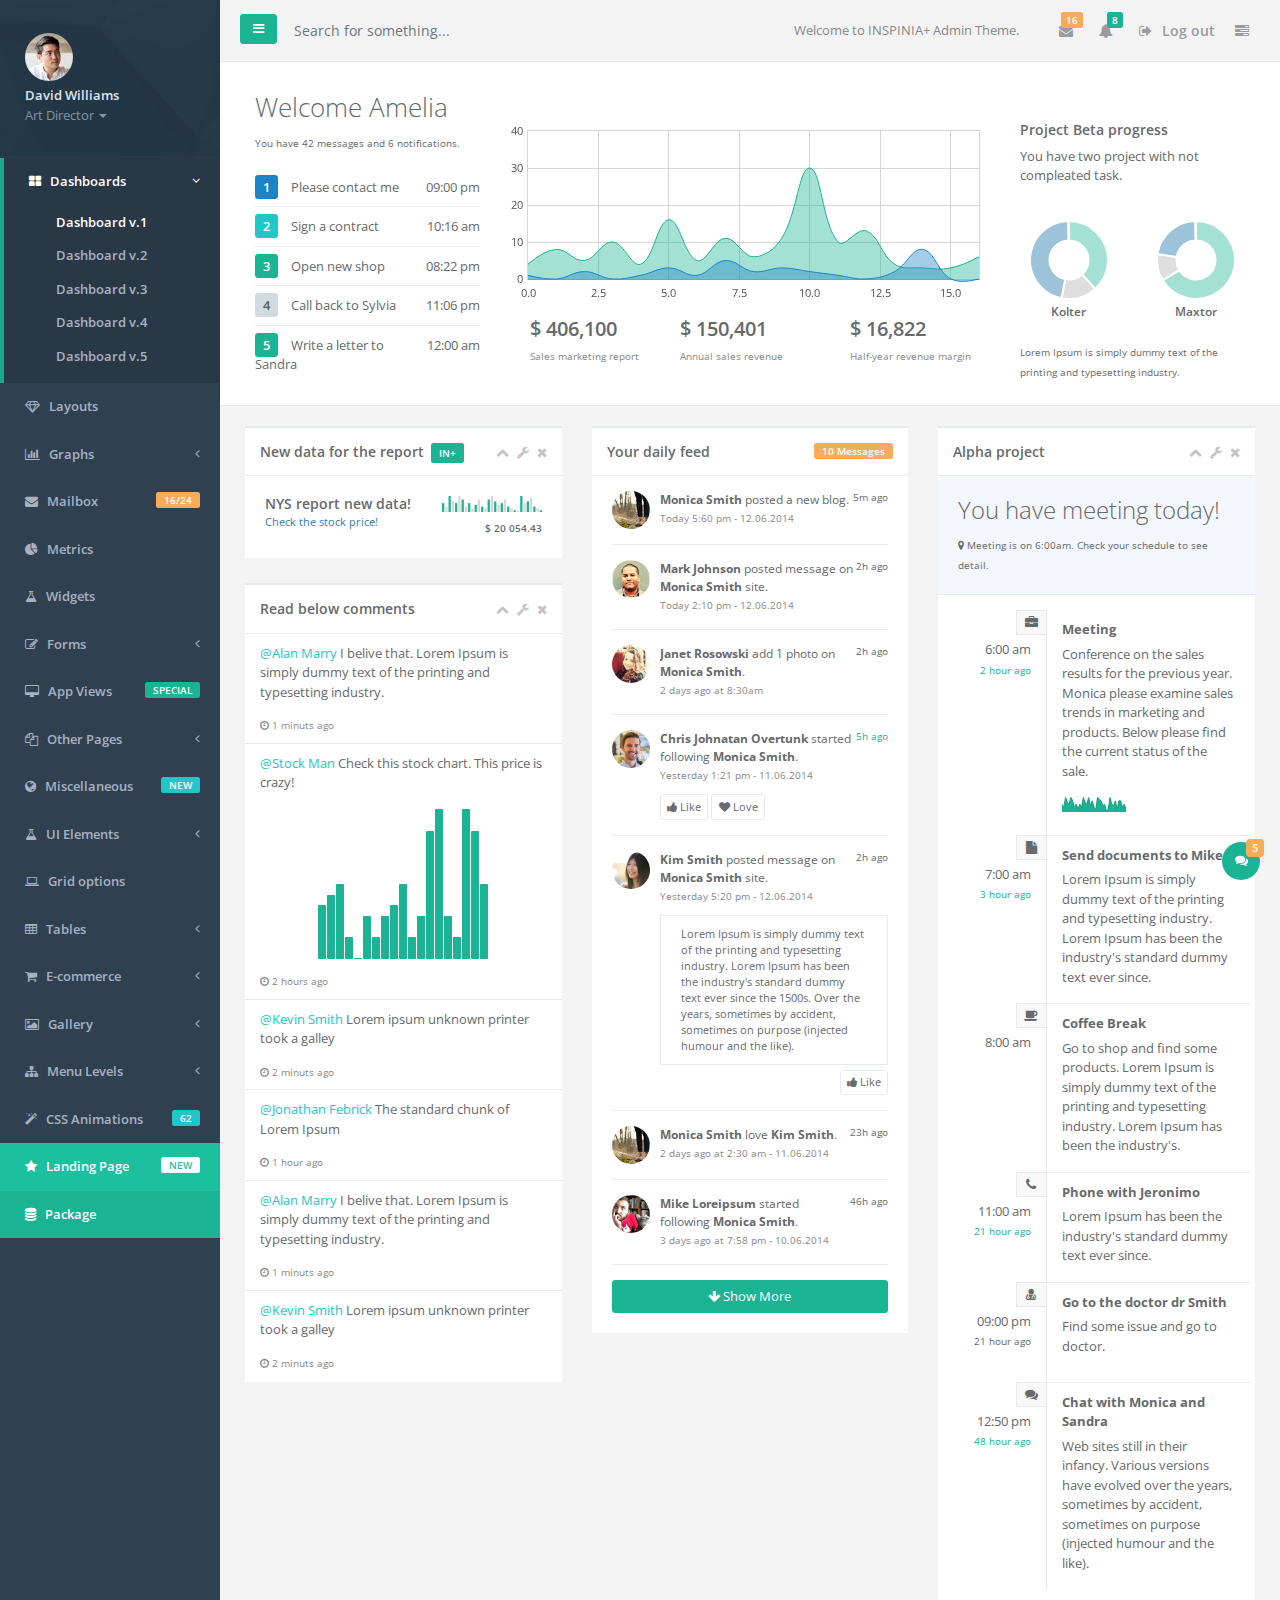
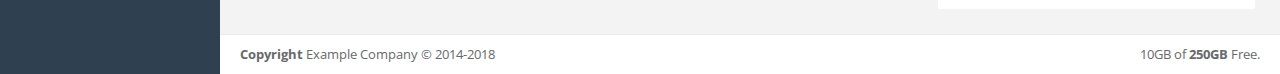
<file: asp.netcoreprojce/wwwroot/AdminTema/index.html>
<!--
*
*  INSPINIA - Responsive Admin Theme
*  version 2.8
*
-->

<!DOCTYPE html>
<html>

<head>

    <meta charset="utf-8">
    <meta name="viewport" content="width=device-width, initial-scale=1.0">
    <meta http-equiv="X-UA-Compatible" content="IE=edge">

    <title>INSPINIA | Dashboard</title>

    <link href="css/bootstrap.min.css" rel="stylesheet">
    <link href="font-awesome/css/font-awesome.css" rel="stylesheet">

    <!-- Toastr style -->
    <link href="css/plugins/toastr/toastr.min.css" rel="stylesheet">

    <!-- Gritter -->
    <link href="js/plugins/gritter/jquery.gritter.css" rel="stylesheet">

    <link href="css/animate.css" rel="stylesheet">
    <link href="css/style.css" rel="stylesheet">

</head>

<body>
    <div id="wrapper">
        <nav class="navbar-default navbar-static-side" role="navigation">
            <div class="sidebar-collapse">
                <ul class="nav metismenu" id="side-menu">
                    <li class="nav-header">
                        <div class="dropdown profile-element">
                            <img alt="image" class="rounded-circle" src="img/profile_small.jpg"/>
                            <a data-toggle="dropdown" class="dropdown-toggle" href="#">
                                <span class="block m-t-xs font-bold">David Williams</span>
                                <span class="text-muted text-xs block">Art Director <b class="caret"></b></span>
                            </a>
                            <ul class="dropdown-menu animated fadeInRight m-t-xs">
                                <li><a class="dropdown-item" href="profile.html">Profile</a></li>
                                <li><a class="dropdown-item" href="contacts.html">Contacts</a></li>
                                <li><a class="dropdown-item" href="mailbox.html">Mailbox</a></li>
                                <li class="dropdown-divider"></li>
                                <li><a class="dropdown-item" href="login.html">Logout</a></li>
                            </ul>
                        </div>
                        <div class="logo-element">
                            IN+
                        </div>
                    </li>
                    <li class="active">
                        <a href="index.html"><i class="fa fa-th-large"></i> <span class="nav-label">Dashboards</span> <span class="fa arrow"></span></a>
                        <ul class="nav nav-second-level">
                            <li class="active"><a href="index.html">Dashboard v.1</a></li>
                            <li><a href="dashboard_2.html">Dashboard v.2</a></li>
                            <li><a href="dashboard_3.html">Dashboard v.3</a></li>
                            <li><a href="dashboard_4_1.html">Dashboard v.4</a></li>
                            <li><a href="dashboard_5.html">Dashboard v.5 </a></li>
                        </ul>
                    </li>
                    <li>
                        <a href="layouts.html"><i class="fa fa-diamond"></i> <span class="nav-label">Layouts</span></a>
                    </li>
                    <li>
                        <a href="#"><i class="fa fa-bar-chart-o"></i> <span class="nav-label">Graphs</span><span class="fa arrow"></span></a>
                        <ul class="nav nav-second-level collapse">
                            <li><a href="graph_flot.html">Flot Charts</a></li>
                            <li><a href="graph_morris.html">Morris.js Charts</a></li>
                            <li><a href="graph_rickshaw.html">Rickshaw Charts</a></li>
                            <li><a href="graph_chartjs.html">Chart.js</a></li>
                            <li><a href="graph_chartist.html">Chartist</a></li>
                            <li><a href="c3.html">c3 charts</a></li>
                            <li><a href="graph_peity.html">Peity Charts</a></li>
                            <li><a href="graph_sparkline.html">Sparkline Charts</a></li>
                        </ul>
                    </li>
                    <li>
                        <a href="mailbox.html"><i class="fa fa-envelope"></i> <span class="nav-label">Mailbox </span><span class="label label-warning float-right">16/24</span></a>
                        <ul class="nav nav-second-level collapse">
                            <li><a href="mailbox.html">Inbox</a></li>
                            <li><a href="mail_detail.html">Email view</a></li>
                            <li><a href="mail_compose.html">Compose email</a></li>
                            <li><a href="email_template.html">Email templates</a></li>
                        </ul>
                    </li>
                    <li>
                        <a href="metrics.html"><i class="fa fa-pie-chart"></i> <span class="nav-label">Metrics</span>  </a>
                    </li>
                    <li>
                        <a href="widgets.html"><i class="fa fa-flask"></i> <span class="nav-label">Widgets</span></a>
                    </li>
                    <li>
                        <a href="#"><i class="fa fa-edit"></i> <span class="nav-label">Forms</span><span class="fa arrow"></span></a>
                        <ul class="nav nav-second-level collapse">
                            <li><a href="form_basic.html">Basic form</a></li>
                            <li><a href="form_advanced.html">Advanced Plugins</a></li>
                            <li><a href="form_wizard.html">Wizard</a></li>
                            <li><a href="form_file_upload.html">File Upload</a></li>
                            <li><a href="form_editors.html">Text Editor</a></li>
                            <li><a href="form_autocomplete.html">Autocomplete</a></li>
                            <li><a href="form_markdown.html">Markdown</a></li>
                        </ul>
                    </li>
                    <li>
                        <a href="#"><i class="fa fa-desktop"></i> <span class="nav-label">App Views</span>  <span class="float-right label label-primary">SPECIAL</span></a>
                        <ul class="nav nav-second-level collapse">
                            <li><a href="contacts.html">Contacts</a></li>
                            <li><a href="profile.html">Profile</a></li>
                            <li><a href="profile_2.html">Profile v.2</a></li>
                            <li><a href="contacts_2.html">Contacts v.2</a></li>
                            <li><a href="projects.html">Projects</a></li>
                            <li><a href="project_detail.html">Project detail</a></li>
                            <li><a href="activity_stream.html">Activity stream</a></li>
                            <li><a href="teams_board.html">Teams board</a></li>
                            <li><a href="social_feed.html">Social feed</a></li>
                            <li><a href="clients.html">Clients</a></li>
                            <li><a href="full_height.html">Outlook view</a></li>
                            <li><a href="vote_list.html">Vote list</a></li>
                            <li><a href="file_manager.html">File manager</a></li>
                            <li><a href="calendar.html">Calendar</a></li>
                            <li><a href="issue_tracker.html">Issue tracker</a></li>
                            <li><a href="blog.html">Blog</a></li>
                            <li><a href="article.html">Article</a></li>
                            <li><a href="faq.html">FAQ</a></li>
                            <li><a href="timeline.html">Timeline</a></li>
                            <li><a href="pin_board.html">Pin board</a></li>
                        </ul>
                    </li>
                    <li>
                        <a href="#"><i class="fa fa-files-o"></i> <span class="nav-label">Other Pages</span><span class="fa arrow"></span></a>
                        <ul class="nav nav-second-level collapse">
                            <li><a href="search_results.html">Search results</a></li>
                            <li><a href="lockscreen.html">Lockscreen</a></li>
                            <li><a href="invoice.html">Invoice</a></li>
                            <li><a href="login.html">Login</a></li>
                            <li><a href="login_two_columns.html">Login v.2</a></li>
                            <li><a href="forgot_password.html">Forget password</a></li>
                            <li><a href="register.html">Register</a></li>
                            <li><a href="404.html">404 Page</a></li>
                            <li><a href="500.html">500 Page</a></li>
                            <li><a href="empty_page.html">Empty page</a></li>
                        </ul>
                    </li>
                    <li>
                        <a href="#"><i class="fa fa-globe"></i> <span class="nav-label">Miscellaneous</span><span class="label label-info float-right">NEW</span></a>
                        <ul class="nav nav-second-level collapse">
                            <li><a href="toastr_notifications.html">Notification</a></li>
                            <li><a href="nestable_list.html">Nestable list</a></li>
                            <li><a href="agile_board.html">Agile board</a></li>
                            <li><a href="timeline_2.html">Timeline v.2</a></li>
                            <li><a href="diff.html">Diff</a></li>
                            <li><a href="pdf_viewer.html">PDF viewer</a></li>
                            <li><a href="i18support.html">i18 support</a></li>
                            <li><a href="sweetalert.html">Sweet alert</a></li>
                            <li><a href="idle_timer.html">Idle timer</a></li>
                            <li><a href="truncate.html">Truncate</a></li>
                            <li><a href="password_meter.html">Password meter</a></li>
                            <li><a href="spinners.html">Spinners</a></li>
                            <li><a href="spinners_usage.html">Spinners usage</a></li>
                            <li><a href="tinycon.html">Live favicon</a></li>
                            <li><a href="google_maps.html">Google maps</a></li>
                            <li><a href="datamaps.html">Datamaps</a></li>
                            <li><a href="social_buttons.html">Social buttons</a></li>
                            <li><a href="code_editor.html">Code editor</a></li>
                            <li><a href="modal_window.html">Modal window</a></li>
                            <li><a href="clipboard.html">Clipboard</a></li>
                            <li><a href="text_spinners.html">Text spinners</a></li>
                            <li><a href="forum_main.html">Forum view</a></li>
                            <li><a href="validation.html">Validation</a></li>
                            <li><a href="tree_view.html">Tree view</a></li>
                            <li><a href="loading_buttons.html">Loading buttons</a></li>
                            <li><a href="chat_view.html">Chat view</a></li>
                            <li><a href="masonry.html">Masonry</a></li>
                            <li><a href="tour.html">Tour</a></li>
                        </ul>
                    </li>
                    <li>
                        <a href="#"><i class="fa fa-flask"></i> <span class="nav-label">UI Elements</span><span class="fa arrow"></span></a>
                        <ul class="nav nav-second-level collapse">
                            <li><a href="typography.html">Typography</a></li>
                            <li><a href="icons.html">Icons</a></li>
                            <li><a href="draggable_panels.html">Draggable Panels</a></li> <li><a href="resizeable_panels.html">Resizeable Panels</a></li>
                            <li><a href="buttons.html">Buttons</a></li>
                            <li><a href="video.html">Video</a></li>
                            <li><a href="tabs_panels.html">Panels</a></li>
                            <li><a href="tabs.html">Tabs</a></li>
                            <li><a href="notifications.html">Notifications & Tooltips</a></li>
                            <li><a href="helper_classes.html">Helper css classes</a></li>
                            <li><a href="badges_labels.html">Badges, Labels, Progress</a></li>
                        </ul>
                    </li>

                    <li>
                        <a href="grid_options.html"><i class="fa fa-laptop"></i> <span class="nav-label">Grid options</span></a>
                    </li>
                    <li>
                        <a href="#"><i class="fa fa-table"></i> <span class="nav-label">Tables</span><span class="fa arrow"></span></a>
                        <ul class="nav nav-second-level collapse">
                            <li><a href="table_basic.html">Static Tables</a></li>
                            <li><a href="table_data_tables.html">Data Tables</a></li>
                            <li><a href="table_foo_table.html">Foo Tables</a></li>
                            <li><a href="jq_grid.html">jqGrid</a></li>
                        </ul>
                    </li>
                    <li>
                        <a href="#"><i class="fa fa-shopping-cart"></i> <span class="nav-label">E-commerce</span><span class="fa arrow"></span></a>
                        <ul class="nav nav-second-level collapse">
                            <li><a href="ecommerce_products_grid.html">Products grid</a></li>
                            <li><a href="ecommerce_product_list.html">Products list</a></li>
                            <li><a href="ecommerce_product.html">Product edit</a></li>
                            <li><a href="ecommerce_product_detail.html">Product detail</a></li>
                            <li><a href="ecommerce-cart.html">Cart</a></li>
                            <li><a href="ecommerce-orders.html">Orders</a></li>
                            <li><a href="ecommerce_payments.html">Credit Card form</a></li>
                        </ul>
                    </li>
                    <li>
                        <a href="#"><i class="fa fa-picture-o"></i> <span class="nav-label">Gallery</span><span class="fa arrow"></span></a>
                        <ul class="nav nav-second-level collapse">
                            <li><a href="basic_gallery.html">Lightbox Gallery</a></li>
                            <li><a href="slick_carousel.html">Slick Carousel</a></li>
                            <li><a href="carousel.html">Bootstrap Carousel</a></li>

                        </ul>
                    </li>
                    <li>
                        <a href="#"><i class="fa fa-sitemap"></i> <span class="nav-label">Menu Levels </span><span class="fa arrow"></span></a>
                        <ul class="nav nav-second-level collapse">
                            <li>
                                <a href="#" id="damian">Third Level <span class="fa arrow"></span></a>
                                <ul class="nav nav-third-level">
                                    <li>
                                        <a href="#">Third Level Item</a>
                                    </li>
                                    <li>
                                        <a href="#">Third Level Item</a>
                                    </li>
                                    <li>
                                        <a href="#">Third Level Item</a>
                                    </li>

                                </ul>
                            </li>
                            <li><a href="#">Second Level Item</a></li>
                            <li>
                                <a href="#">Second Level Item</a></li>
                            <li>
                                <a href="#">Second Level Item</a></li>
                        </ul>
                    </li>
                    <li>
                        <a href="css_animation.html"><i class="fa fa-magic"></i> <span class="nav-label">CSS Animations </span><span class="label label-info float-right">62</span></a>
                    </li>
                    <li class="landing_link">
                        <a target="_blank" href="landing.html"><i class="fa fa-star"></i> <span class="nav-label">Landing Page</span> <span class="label label-warning float-right">NEW</span></a>
                    </li>
                    <li class="special_link">
                        <a href="package.html"><i class="fa fa-database"></i> <span class="nav-label">Package</span></a>
                    </li>
                </ul>

            </div>
        </nav>

        <div id="page-wrapper" class="gray-bg dashbard-1">
        <div class="row border-bottom">
        <nav class="navbar navbar-static-top" role="navigation" style="margin-bottom: 0">
        <div class="navbar-header">
            <a class="navbar-minimalize minimalize-styl-2 btn btn-primary " href="#"><i class="fa fa-bars"></i> </a>
            <form role="search" class="navbar-form-custom" action="search_results.html">
                <div class="form-group">
                    <input type="text" placeholder="Search for something..." class="form-control" name="top-search" id="top-search">
                </div>
            </form>
        </div>
            <ul class="nav navbar-top-links navbar-right">
                <li style="padding: 20px">
                    <span class="m-r-sm text-muted welcome-message">Welcome to INSPINIA+ Admin Theme.</span>
                </li>
                <li class="dropdown">
                    <a class="dropdown-toggle count-info" data-toggle="dropdown" href="#">
                        <i class="fa fa-envelope"></i>  <span class="label label-warning">16</span>
                    </a>
                    <ul class="dropdown-menu dropdown-messages dropdown-menu-right">
                        <li>
                            <div class="dropdown-messages-box">
                                <a class="dropdown-item float-left" href="profile.html">
                                    <img alt="image" class="rounded-circle" src="img/a7.jpg">
                                </a>
                                <div class="media-body">
                                    <small class="float-right">46h ago</small>
                                    <strong>Mike Loreipsum</strong> started following <strong>Monica Smith</strong>. <br>
                                    <small class="text-muted">3 days ago at 7:58 pm - 10.06.2014</small>
                                </div>
                            </div>
                        </li>
                        <li class="dropdown-divider"></li>
                        <li>
                            <div class="dropdown-messages-box">
                                <a class="dropdown-item float-left" href="profile.html">
                                    <img alt="image" class="rounded-circle" src="img/a4.jpg">
                                </a>
                                <div class="media-body ">
                                    <small class="float-right text-navy">5h ago</small>
                                    <strong>Chris Johnatan Overtunk</strong> started following <strong>Monica Smith</strong>. <br>
                                    <small class="text-muted">Yesterday 1:21 pm - 11.06.2014</small>
                                </div>
                            </div>
                        </li>
                        <li class="dropdown-divider"></li>
                        <li>
                            <div class="dropdown-messages-box">
                                <a class="dropdown-item float-left" href="profile.html">
                                    <img alt="image" class="rounded-circle" src="img/profile.jpg">
                                </a>
                                <div class="media-body ">
                                    <small class="float-right">23h ago</small>
                                    <strong>Monica Smith</strong> love <strong>Kim Smith</strong>. <br>
                                    <small class="text-muted">2 days ago at 2:30 am - 11.06.2014</small>
                                </div>
                            </div>
                        </li>
                        <li class="dropdown-divider"></li>
                        <li>
                            <div class="text-center link-block">
                                <a href="mailbox.html" class="dropdown-item">
                                    <i class="fa fa-envelope"></i> <strong>Read All Messages</strong>
                                </a>
                            </div>
                        </li>
                    </ul>
                </li>
                <li class="dropdown">
                    <a class="dropdown-toggle count-info" data-toggle="dropdown" href="#">
                        <i class="fa fa-bell"></i>  <span class="label label-primary">8</span>
                    </a>
                    <ul class="dropdown-menu dropdown-alerts">
                        <li>
                            <a href="mailbox.html" class="dropdown-item">
                                <div>
                                    <i class="fa fa-envelope fa-fw"></i> You have 16 messages
                                    <span class="float-right text-muted small">4 minutes ago</span>
                                </div>
                            </a>
                        </li>
                        <li class="dropdown-divider"></li>
                        <li>
                            <a href="profile.html" class="dropdown-item">
                                <div>
                                    <i class="fa fa-twitter fa-fw"></i> 3 New Followers
                                    <span class="float-right text-muted small">12 minutes ago</span>
                                </div>
                            </a>
                        </li>
                        <li class="dropdown-divider"></li>
                        <li>
                            <a href="grid_options.html" class="dropdown-item">
                                <div>
                                    <i class="fa fa-upload fa-fw"></i> Server Rebooted
                                    <span class="float-right text-muted small">4 minutes ago</span>
                                </div>
                            </a>
                        </li>
                        <li class="dropdown-divider"></li>
                        <li>
                            <div class="text-center link-block">
                                <a href="notifications.html" class="dropdown-item">
                                    <strong>See All Alerts</strong>
                                    <i class="fa fa-angle-right"></i>
                                </a>
                            </div>
                        </li>
                    </ul>
                </li>


                <li>
                    <a href="login.html">
                        <i class="fa fa-sign-out"></i> Log out
                    </a>
                </li>
                <li>
                    <a class="right-sidebar-toggle">
                        <i class="fa fa-tasks"></i>
                    </a>
                </li>
            </ul>

        </nav>
        </div>
                <div class="row  border-bottom white-bg dashboard-header">

                    <div class="col-md-3">
                        <h2>Welcome Amelia</h2>
                        <small>You have 42 messages and 6 notifications.</small>
                        <ul class="list-group clear-list m-t">
                            <li class="list-group-item fist-item">
                                <span class="float-right">
                                    09:00 pm
                                </span>
                                <span class="label label-success">1</span> Please contact me
                            </li>
                            <li class="list-group-item">
                                <span class="float-right">
                                    10:16 am
                                </span>
                                <span class="label label-info">2</span> Sign a contract
                            </li>
                            <li class="list-group-item">
                                <span class="float-right">
                                    08:22 pm
                                </span>
                                <span class="label label-primary">3</span> Open new shop
                            </li>
                            <li class="list-group-item">
                                <span class="float-right">
                                    11:06 pm
                                </span>
                                <span class="label label-default">4</span> Call back to Sylvia
                            </li>
                            <li class="list-group-item">
                                <span class="float-right">
                                    12:00 am
                                </span>
                                <span class="label label-primary">5</span> Write a letter to Sandra
                            </li>
                        </ul>
                    </div>
                    <div class="col-md-6">
                        <div class="flot-chart dashboard-chart">
                            <div class="flot-chart-content" id="flot-dashboard-chart"></div>
                        </div>
                        <div class="row text-left">
                            <div class="col">
                                <div class=" m-l-md">
                                <span class="h5 font-bold m-t block">$ 406,100</span>
                                <small class="text-muted m-b block">Sales marketing report</small>
                                </div>
                            </div>
                            <div class="col">
                                <span class="h5 font-bold m-t block">$ 150,401</span>
                                <small class="text-muted m-b block">Annual sales revenue</small>
                            </div>
                            <div class="col">
                                <span class="h5 font-bold m-t block">$ 16,822</span>
                                <small class="text-muted m-b block">Half-year revenue margin</small>
                            </div>

                        </div>
                    </div>
                    <div class="col-md-3">
                        <div class="statistic-box">
                        <h4>
                            Project Beta progress
                        </h4>
                        <p>
                            You have two project with not compleated task.
                        </p>
                            <div class="row text-center">
                                <div class="col-lg-6">
                                    <canvas id="doughnutChart2" width="80" height="80" style="margin: 18px auto 0"></canvas>
                                    <h5 >Kolter</h5>
                                </div>
                                <div class="col-lg-6">
                                    <canvas id="doughnutChart" width="80" height="80" style="margin: 18px auto 0"></canvas>
                                    <h5 >Maxtor</h5>
                                </div>
                            </div>
                            <div class="m-t">
                                <small>Lorem Ipsum is simply dummy text of the printing and typesetting industry.</small>
                            </div>

                        </div>
                    </div>

            </div>
        <div class="row">
            <div class="col-lg-12">
                <div class="wrapper wrapper-content">
                        <div class="row">
                        <div class="col-lg-4">
                            <div class="ibox ">
                                <div class="ibox-title">
                                    <h5>New data for the report</h5> <span class="label label-primary">IN+</span>
                                    <div class="ibox-tools">
                                        <a class="collapse-link" href="">
                                            <i class="fa fa-chevron-up"></i>
                                        </a>
                                        <a class="dropdown-toggle" data-toggle="dropdown" href="#">
                                            <i class="fa fa-wrench"></i>
                                        </a>
                                        <ul class="dropdown-menu dropdown-user">
                                            <li><a href="#" class="dropdown-item">Config option 1</a>
                                            </li>
                                            <li><a href="#" class="dropdown-item">Config option 2</a>
                                            </li>
                                        </ul>
                                        <a class="close-link" href="">
                                            <i class="fa fa-times"></i>
                                        </a>
                                    </div>
                                </div>
                                <div class="ibox-content">
                                    <div>

                                        <div class="float-right text-right">

                                            <span class="bar_dashboard">5,3,9,6,5,9,7,3,5,2,4,7,3,2,7,9,6,4,5,7,3,2,1,0,9,5,6,8,3,2,1</span>
                                            <br/>
                                            <small class="font-bold">$ 20 054.43</small>
                                        </div>
                                        <h4>NYS report new data!
                                            <br/>
                                            <small class="m-r"><a href="graph_flot.html"> Check the stock price! </a> </small>
                                        </h4>
                                        </div>
                                    </div>
                                </div>
                            <div class="ibox ">
                                <div class="ibox-title">
                                    <h5>Read below comments</h5>
                                    <div class="ibox-tools">
                                        <a class="collapse-link" href="">
                                            <i class="fa fa-chevron-up"></i>
                                        </a>
                                        <a class="dropdown-toggle" data-toggle="dropdown" href="#">
                                            <i class="fa fa-wrench"></i>
                                        </a>
                                        <ul class="dropdown-menu dropdown-user">
                                            <li><a href="#" class="dropdown-item">Config option 1</a>
                                            </li>
                                            <li><a href="#" class="dropdown-item">Config option 2</a>
                                            </li>
                                        </ul>
                                        <a class="close-link" href="">
                                            <i class="fa fa-times"></i>
                                        </a>
                                    </div>
                                </div>
                                <div class="ibox-content no-padding">
                                    <ul class="list-group">
                                        <li class="list-group-item">
                                            <p><a class="text-info" href="#">@Alan Marry</a> I belive that. Lorem Ipsum is simply dummy text of the printing and typesetting industry.</p>
                                            <small class="block text-muted"><i class="fa fa-clock-o"></i> 1 minuts ago</small>
                                        </li>
                                        <li class="list-group-item">
                                            <p><a class="text-info" href="#">@Stock Man</a> Check this stock chart. This price is crazy! </p>
                                            <div class="text-center m">
                                                <span id="sparkline8"></span>
                                            </div>
                                            <small class="block text-muted"><i class="fa fa-clock-o"></i> 2 hours ago</small>
                                        </li>
                                        <li class="list-group-item">
                                            <p><a class="text-info" href="#">@Kevin Smith</a> Lorem ipsum unknown printer took a galley </p>
                                            <small class="block text-muted"><i class="fa fa-clock-o"></i> 2 minuts ago</small>
                                        </li>
                                        <li class="list-group-item ">
                                            <p><a class="text-info" href="#">@Jonathan Febrick</a> The standard chunk of Lorem Ipsum</p>
                                            <small class="block text-muted"><i class="fa fa-clock-o"></i> 1 hour ago</small>
                                        </li>
                                        <li class="list-group-item">
                                            <p><a class="text-info" href="#">@Alan Marry</a> I belive that. Lorem Ipsum is simply dummy text of the printing and typesetting industry.</p>
                                            <small class="block text-muted"><i class="fa fa-clock-o"></i> 1 minuts ago</small>
                                        </li>
                                        <li class="list-group-item">
                                            <p><a class="text-info" href="#">@Kevin Smith</a> Lorem ipsum unknown printer took a galley </p>
                                            <small class="block text-muted"><i class="fa fa-clock-o"></i> 2 minuts ago</small>
                                        </li>
                                    </ul>
                                </div>
                            </div>
                        </div>
                            <div class="col-lg-4">
                                <div class="ibox ">
                                    <div class="ibox-title">
                                        <h5>Your daily feed</h5>
                                        <div class="ibox-tools">
                                            <span class="label label-warning-light float-right">10 Messages</span>
                                           </div>
                                    </div>
                                    <div class="ibox-content">

                                        <div>
                                            <div class="feed-activity-list">

                                                <div class="feed-element">
                                                    <a class="float-left" href="profile.html">
                                                        <img alt="image" class="rounded-circle" src="img/profile.jpg">
                                                    </a>
                                                    <div class="media-body ">
                                                        <small class="float-right">5m ago</small>
                                                        <strong>Monica Smith</strong> posted a new blog. <br>
                                                        <small class="text-muted">Today 5:60 pm - 12.06.2014</small>

                                                    </div>
                                                </div>

                                                <div class="feed-element">
                                                    <a class="float-left" href="profile.html">
                                                        <img alt="image" class="rounded-circle" src="img/a2.jpg">
                                                    </a>
                                                    <div class="media-body ">
                                                        <small class="float-right">2h ago</small>
                                                        <strong>Mark Johnson</strong> posted message on <strong>Monica Smith</strong> site. <br>
                                                        <small class="text-muted">Today 2:10 pm - 12.06.2014</small>
                                                    </div>
                                                </div>
                                                <div class="feed-element">
                                                    <a class="float-left" href="profile.html">
                                                        <img alt="image" class="rounded-circle" src="img/a3.jpg">
                                                    </a>
                                                    <div class="media-body ">
                                                        <small class="float-right">2h ago</small>
                                                        <strong>Janet Rosowski</strong> add 1 photo on <strong>Monica Smith</strong>. <br>
                                                        <small class="text-muted">2 days ago at 8:30am</small>
                                                    </div>
                                                </div>
                                                <div class="feed-element">
                                                    <a class="float-left" href="profile.html">
                                                        <img alt="image" class="rounded-circle" src="img/a4.jpg">
                                                    </a>
                                                    <div class="media-body ">
                                                        <small class="float-right text-navy">5h ago</small>
                                                        <strong>Chris Johnatan Overtunk</strong> started following <strong>Monica Smith</strong>. <br>
                                                        <small class="text-muted">Yesterday 1:21 pm - 11.06.2014</small>
                                                        <div class="actions">
                                                            <a href=""  class="btn btn-xs btn-white"><i class="fa fa-thumbs-up"></i> Like </a>
                                                            <a href=""  class="btn btn-xs btn-white"><i class="fa fa-heart"></i> Love</a>
                                                        </div>
                                                    </div>
                                                </div>
                                                <div class="feed-element">
                                                    <a class="float-left" href="profile.html">
                                                        <img alt="image" class="rounded-circle" src="img/a5.jpg">
                                                    </a>
                                                    <div class="media-body ">
                                                        <small class="float-right">2h ago</small>
                                                        <strong>Kim Smith</strong> posted message on <strong>Monica Smith</strong> site. <br>
                                                        <small class="text-muted">Yesterday 5:20 pm - 12.06.2014</small>
                                                        <div class="well">
                                                            Lorem Ipsum is simply dummy text of the printing and typesetting industry. Lorem Ipsum has been the industry's standard dummy text ever since the 1500s.
                                                            Over the years, sometimes by accident, sometimes on purpose (injected humour and the like).
                                                        </div>
                                                        <div class="float-right">
                                                            <a href=""  class="btn btn-xs btn-white"><i class="fa fa-thumbs-up"></i> Like </a>
                                                        </div>
                                                    </div>
                                                </div>
                                                <div class="feed-element">
                                                    <a class="float-left" href="profile.html">
                                                        <img alt="image" class="rounded-circle" src="img/profile.jpg">
                                                    </a>
                                                    <div class="media-body ">
                                                        <small class="float-right">23h ago</small>
                                                        <strong>Monica Smith</strong> love <strong>Kim Smith</strong>. <br>
                                                        <small class="text-muted">2 days ago at 2:30 am - 11.06.2014</small>
                                                    </div>
                                                </div>
                                                <div class="feed-element">
                                                    <a class="float-left" href="profile.html">
                                                        <img alt="image" class="rounded-circle" src="img/a7.jpg">
                                                    </a>
                                                    <div class="media-body ">
                                                        <small class="float-right">46h ago</small>
                                                        <strong>Mike Loreipsum</strong> started following <strong>Monica Smith</strong>. <br>
                                                        <small class="text-muted">3 days ago at 7:58 pm - 10.06.2014</small>
                                                    </div>
                                                </div>
                                            </div>

                                            <button class="btn btn-primary btn-block m-t"><i class="fa fa-arrow-down"></i> Show More</button>

                                        </div>

                                    </div>
                                </div>

                            </div>
                        <div class="col-lg-4">
                            <div class="ibox ">
                                <div class="ibox-title">
                                    <h5>Alpha project</h5>
                                    <div class="ibox-tools">
                                        <a class="collapse-link" href="">
                                            <i class="fa fa-chevron-up"></i>
                                        </a>
                                        <a class="dropdown-toggle" data-toggle="dropdown" href="#">
                                            <i class="fa fa-wrench"></i>
                                        </a>
                                        <ul class="dropdown-menu dropdown-user">
                                            <li><a href="#" class="dropdown-item">Config option 1</a>
                                            </li>
                                            <li><a href="#" class="dropdown-item">Config option 2</a>
                                            </li>
                                        </ul>
                                        <a class="close-link" href="">
                                            <i class="fa fa-times"></i>
                                        </a>
                                    </div>
                                </div>
                                <div class="ibox-content ibox-heading">
                                    <h3>You have meeting today!</h3>
                                    <small><i class="fa fa-map-marker"></i> Meeting is on 6:00am. Check your schedule to see detail.</small>
                                </div>
                                <div class="ibox-content inspinia-timeline">

                                    <div class="timeline-item">
                                        <div class="row">
                                            <div class="col-4 date">
                                                <i class="fa fa-briefcase"></i>
                                                6:00 am
                                                <br/>
                                                <small class="text-navy">2 hour ago</small>
                                            </div>
                                            <div class="col content no-top-border">
                                                <p class="m-b-xs"><strong>Meeting</strong></p>

                                                <p>Conference on the sales results for the previous year. Monica please examine sales trends in marketing and products. Below please find the current status of the
                                                    sale.</p>

                                                <p><span data-diameter="40" class="updating-chart">5,3,9,6,5,9,7,3,5,2,5,3,9,6,5,9,4,7,3,2,9,8,7,4,5,1,2,9,5,4,7,2,7,7,3,5,2</span></p>
                                            </div>
                                        </div>
                                    </div>
                                    <div class="timeline-item">
                                        <div class="row">
                                            <div class="col-4 date">
                                                <i class="fa fa-file"></i>
                                                7:00 am
                                                <br/>
                                                <small class="text-navy">3 hour ago</small>
                                            </div>
                                            <div class="col content">
                                                <p class="m-b-xs"><strong>Send documents to Mike</strong></p>
                                                <p>Lorem Ipsum is simply dummy text of the printing and typesetting industry. Lorem Ipsum has been the industry's standard dummy text ever since.</p>
                                            </div>
                                        </div>
                                    </div>
                                    <div class="timeline-item">
                                        <div class="row">
                                            <div class="col-4 date">
                                                <i class="fa fa-coffee"></i>
                                                8:00 am
                                                <br/>
                                            </div>
                                            <div class="col content">
                                                <p class="m-b-xs"><strong>Coffee Break</strong></p>
                                                <p>
                                                    Go to shop and find some products.
                                                    Lorem Ipsum is simply dummy text of the printing and typesetting industry. Lorem Ipsum has been the industry's.
                                                </p>
                                            </div>
                                        </div>
                                    </div>
                                    <div class="timeline-item">
                                        <div class="row">
                                            <div class="col-4 date">
                                                <i class="fa fa-phone"></i>
                                                11:00 am
                                                <br/>
                                                <small class="text-navy">21 hour ago</small>
                                            </div>
                                            <div class="col content">
                                                <p class="m-b-xs"><strong>Phone with Jeronimo</strong></p>
                                                <p>
                                                    Lorem Ipsum has been the industry's standard dummy text ever since.
                                                </p>
                                            </div>
                                        </div>
                                    </div>
                                    <div class="timeline-item">
                                        <div class="row">
                                            <div class="col-4 date">
                                                <i class="fa fa-user-md"></i>
                                                09:00 pm
                                                <br/>
                                                <small>21 hour ago</small>
                                            </div>
                                            <div class="col content">
                                                <p class="m-b-xs"><strong>Go to the doctor dr Smith</strong></p>
                                                <p>
                                                    Find some issue and go to doctor.
                                                </p>
                                            </div>
                                        </div>
                                    </div>
                                    <div class="timeline-item">
                                        <div class="row">
                                            <div class="col-4 date">
                                                <i class="fa fa-comments"></i>
                                                12:50 pm
                                                <br/>
                                                <small class="text-navy">48 hour ago</small>
                                            </div>
                                            <div class="col content">
                                                <p class="m-b-xs"><strong>Chat with Monica and Sandra</strong></p>
                                                <p>
                                                    Web sites still in their infancy. Various versions have evolved over the years, sometimes by accident, sometimes on purpose (injected humour and the like).
                                                </p>
                                            </div>
                                        </div>
                                    </div>

                                </div>
                            </div>
                        </div>

                        </div>
                </div>

            </div>
        </div>
            <div class="footer">
                <div class="float-right">
                    10GB of <strong>250GB</strong> Free.
                </div>
                <div>
                    <strong>Copyright</strong> Example Company &copy; 2014-2018
                </div>
            </div>
        </div>
        <div class="small-chat-box fadeInRight animated">

            <div class="heading" draggable="true">
                <small class="chat-date float-right">
                    02.19.2015
                </small>
                Small chat
            </div>

            <div class="content">

                <div class="left">
                    <div class="author-name">
                        Monica Jackson <small class="chat-date">
                        10:02 am
                    </small>
                    </div>
                    <div class="chat-message active">
                        Lorem Ipsum is simply dummy text input.
                    </div>

                </div>
                <div class="right">
                    <div class="author-name">
                        Mick Smith
                        <small class="chat-date">
                            11:24 am
                        </small>
                    </div>
                    <div class="chat-message">
                        Lorem Ipsum is simpl.
                    </div>
                </div>
                <div class="left">
                    <div class="author-name">
                        Alice Novak
                        <small class="chat-date">
                            08:45 pm
                        </small>
                    </div>
                    <div class="chat-message active">
                        Check this stock char.
                    </div>
                </div>
                <div class="right">
                    <div class="author-name">
                        Anna Lamson
                        <small class="chat-date">
                            11:24 am
                        </small>
                    </div>
                    <div class="chat-message">
                        The standard chunk of Lorem Ipsum
                    </div>
                </div>
                <div class="left">
                    <div class="author-name">
                        Mick Lane
                        <small class="chat-date">
                            08:45 pm
                        </small>
                    </div>
                    <div class="chat-message active">
                        I belive that. Lorem Ipsum is simply dummy text.
                    </div>
                </div>


            </div>
            <div class="form-chat">
                <div class="input-group input-group-sm">
                    <input type="text" class="form-control">
                    <span class="input-group-btn"> <button
                        class="btn btn-primary" type="button">Send
                </button> </span></div>
            </div>

        </div>
        <div id="small-chat">

            <span class="badge badge-warning float-right">5</span>
            <a class="open-small-chat" href="">
                <i class="fa fa-comments"></i>

            </a>
        </div>
        <div id="right-sidebar" class="animated">
            <div class="sidebar-container">

                <ul class="nav nav-tabs navs-3">
                    <li>
                        <a class="nav-link active" data-toggle="tab" href="#tab-1"> Notes </a>
                    </li>
                    <li>
                        <a class="nav-link" data-toggle="tab" href="#tab-2"> Projects </a>
                    </li>
                    <li>
                        <a class="nav-link" data-toggle="tab" href="#tab-3"> <i class="fa fa-gear"></i> </a>
                    </li>
                </ul>

                <div class="tab-content">


                    <div id="tab-1" class="tab-pane active">

                        <div class="sidebar-title">
                            <h3> <i class="fa fa-comments-o"></i> Latest Notes</h3>
                            <small><i class="fa fa-tim"></i> You have 10 new message.</small>
                        </div>

                        <div>

                            <div class="sidebar-message">
                                <a href="#">
                                    <div class="float-left text-center">
                                        <img alt="image" class="rounded-circle message-avatar" src="img/a1.jpg">

                                        <div class="m-t-xs">
                                            <i class="fa fa-star text-warning"></i>
                                            <i class="fa fa-star text-warning"></i>
                                        </div>
                                    </div>
                                    <div class="media-body">

                                        There are many variations of passages of Lorem Ipsum available.
                                        <br>
                                        <small class="text-muted">Today 4:21 pm</small>
                                    </div>
                                </a>
                            </div>
                            <div class="sidebar-message">
                                <a href="#">
                                    <div class="float-left text-center">
                                        <img alt="image" class="rounded-circle message-avatar" src="img/a2.jpg">
                                    </div>
                                    <div class="media-body">
                                        The point of using Lorem Ipsum is that it has a more-or-less normal.
                                        <br>
                                        <small class="text-muted">Yesterday 2:45 pm</small>
                                    </div>
                                </a>
                            </div>
                            <div class="sidebar-message">
                                <a href="#">
                                    <div class="float-left text-center">
                                        <img alt="image" class="rounded-circle message-avatar" src="img/a3.jpg">

                                        <div class="m-t-xs">
                                            <i class="fa fa-star text-warning"></i>
                                            <i class="fa fa-star text-warning"></i>
                                            <i class="fa fa-star text-warning"></i>
                                        </div>
                                    </div>
                                    <div class="media-body">
                                        Mevolved over the years, sometimes by accident, sometimes on purpose (injected humour and the like).
                                        <br>
                                        <small class="text-muted">Yesterday 1:10 pm</small>
                                    </div>
                                </a>
                            </div>
                            <div class="sidebar-message">
                                <a href="#">
                                    <div class="float-left text-center">
                                        <img alt="image" class="rounded-circle message-avatar" src="img/a4.jpg">
                                    </div>

                                    <div class="media-body">
                                        Lorem Ipsum, you need to be sure there isn't anything embarrassing hidden in the
                                        <br>
                                        <small class="text-muted">Monday 8:37 pm</small>
                                    </div>
                                </a>
                            </div>
                            <div class="sidebar-message">
                                <a href="#">
                                    <div class="float-left text-center">
                                        <img alt="image" class="rounded-circle message-avatar" src="img/a8.jpg">
                                    </div>
                                    <div class="media-body">

                                        All the Lorem Ipsum generators on the Internet tend to repeat.
                                        <br>
                                        <small class="text-muted">Today 4:21 pm</small>
                                    </div>
                                </a>
                            </div>
                            <div class="sidebar-message">
                                <a href="#">
                                    <div class="float-left text-center">
                                        <img alt="image" class="rounded-circle message-avatar" src="img/a7.jpg">
                                    </div>
                                    <div class="media-body">
                                        Renaissance. The first line of Lorem Ipsum, "Lorem ipsum dolor sit amet..", comes from a line in section 1.10.32.
                                        <br>
                                        <small class="text-muted">Yesterday 2:45 pm</small>
                                    </div>
                                </a>
                            </div>
                            <div class="sidebar-message">
                                <a href="#">
                                    <div class="float-left text-center">
                                        <img alt="image" class="rounded-circle message-avatar" src="img/a3.jpg">

                                        <div class="m-t-xs">
                                            <i class="fa fa-star text-warning"></i>
                                            <i class="fa fa-star text-warning"></i>
                                            <i class="fa fa-star text-warning"></i>
                                        </div>
                                    </div>
                                    <div class="media-body">
                                        The standard chunk of Lorem Ipsum used since the 1500s is reproduced below.
                                        <br>
                                        <small class="text-muted">Yesterday 1:10 pm</small>
                                    </div>
                                </a>
                            </div>
                            <div class="sidebar-message">
                                <a href="#">
                                    <div class="float-left text-center">
                                        <img alt="image" class="rounded-circle message-avatar" src="img/a4.jpg">
                                    </div>
                                    <div class="media-body">
                                        Uncover many web sites still in their infancy. Various versions have.
                                        <br>
                                        <small class="text-muted">Monday 8:37 pm</small>
                                    </div>
                                </a>
                            </div>
                        </div>

                    </div>

                    <div id="tab-2" class="tab-pane">

                        <div class="sidebar-title">
                            <h3> <i class="fa fa-cube"></i> Latest projects</h3>
                            <small><i class="fa fa-tim"></i> You have 14 projects. 10 not completed.</small>
                        </div>

                        <ul class="sidebar-list">
                            <li>
                                <a href="#">
                                    <div class="small float-right m-t-xs">9 hours ago</div>
                                    <h4>Business valuation</h4>
                                    It is a long established fact that a reader will be distracted.

                                    <div class="small">Completion with: 22%</div>
                                    <div class="progress progress-mini">
                                        <div style="width: 22%;" class="progress-bar progress-bar-warning"></div>
                                    </div>
                                    <div class="small text-muted m-t-xs">Project end: 4:00 pm - 12.06.2014</div>
                                </a>
                            </li>
                            <li>
                                <a href="#">
                                    <div class="small float-right m-t-xs">9 hours ago</div>
                                    <h4>Contract with Company </h4>
                                    Many desktop publishing packages and web page editors.

                                    <div class="small">Completion with: 48%</div>
                                    <div class="progress progress-mini">
                                        <div style="width: 48%;" class="progress-bar"></div>
                                    </div>
                                </a>
                            </li>
                            <li>
                                <a href="#">
                                    <div class="small float-right m-t-xs">9 hours ago</div>
                                    <h4>Meeting</h4>
                                    By the readable content of a page when looking at its layout.

                                    <div class="small">Completion with: 14%</div>
                                    <div class="progress progress-mini">
                                        <div style="width: 14%;" class="progress-bar progress-bar-info"></div>
                                    </div>
                                </a>
                            </li>
                            <li>
                                <a href="#">
                                    <span class="label label-primary float-right">NEW</span>
                                    <h4>The generated</h4>
                                    There are many variations of passages of Lorem Ipsum available.
                                    <div class="small">Completion with: 22%</div>
                                    <div class="small text-muted m-t-xs">Project end: 4:00 pm - 12.06.2014</div>
                                </a>
                            </li>
                            <li>
                                <a href="#">
                                    <div class="small float-right m-t-xs">9 hours ago</div>
                                    <h4>Business valuation</h4>
                                    It is a long established fact that a reader will be distracted.

                                    <div class="small">Completion with: 22%</div>
                                    <div class="progress progress-mini">
                                        <div style="width: 22%;" class="progress-bar progress-bar-warning"></div>
                                    </div>
                                    <div class="small text-muted m-t-xs">Project end: 4:00 pm - 12.06.2014</div>
                                </a>
                            </li>
                            <li>
                                <a href="#">
                                    <div class="small float-right m-t-xs">9 hours ago</div>
                                    <h4>Contract with Company </h4>
                                    Many desktop publishing packages and web page editors.

                                    <div class="small">Completion with: 48%</div>
                                    <div class="progress progress-mini">
                                        <div style="width: 48%;" class="progress-bar"></div>
                                    </div>
                                </a>
                            </li>
                            <li>
                                <a href="#">
                                    <div class="small float-right m-t-xs">9 hours ago</div>
                                    <h4>Meeting</h4>
                                    By the readable content of a page when looking at its layout.

                                    <div class="small">Completion with: 14%</div>
                                    <div class="progress progress-mini">
                                        <div style="width: 14%;" class="progress-bar progress-bar-info"></div>
                                    </div>
                                </a>
                            </li>
                            <li>
                                <a href="#">
                                    <span class="label label-primary float-right">NEW</span>
                                    <h4>The generated</h4>
                                    <!--<div class="small float-right m-t-xs">9 hours ago</div>-->
                                    There are many variations of passages of Lorem Ipsum available.
                                    <div class="small">Completion with: 22%</div>
                                    <div class="small text-muted m-t-xs">Project end: 4:00 pm - 12.06.2014</div>
                                </a>
                            </li>

                        </ul>

                    </div>

                    <div id="tab-3" class="tab-pane">

                        <div class="sidebar-title">
                            <h3><i class="fa fa-gears"></i> Settings</h3>
                            <small><i class="fa fa-tim"></i> You have 14 projects. 10 not completed.</small>
                        </div>

                        <div class="setings-item">
                    <span>
                        Show notifications
                    </span>
                            <div class="switch">
                                <div class="onoffswitch">
                                    <input type="checkbox" name="collapsemenu" class="onoffswitch-checkbox" id="example">
                                    <label class="onoffswitch-label" for="example">
                                        <span class="onoffswitch-inner"></span>
                                        <span class="onoffswitch-switch"></span>
                                    </label>
                                </div>
                            </div>
                        </div>
                        <div class="setings-item">
                    <span>
                        Disable Chat
                    </span>
                            <div class="switch">
                                <div class="onoffswitch">
                                    <input type="checkbox" name="collapsemenu" checked class="onoffswitch-checkbox" id="example2">
                                    <label class="onoffswitch-label" for="example2">
                                        <span class="onoffswitch-inner"></span>
                                        <span class="onoffswitch-switch"></span>
                                    </label>
                                </div>
                            </div>
                        </div>
                        <div class="setings-item">
                    <span>
                        Enable history
                    </span>
                            <div class="switch">
                                <div class="onoffswitch">
                                    <input type="checkbox" name="collapsemenu" class="onoffswitch-checkbox" id="example3">
                                    <label class="onoffswitch-label" for="example3">
                                        <span class="onoffswitch-inner"></span>
                                        <span class="onoffswitch-switch"></span>
                                    </label>
                                </div>
                            </div>
                        </div>
                        <div class="setings-item">
                    <span>
                        Show charts
                    </span>
                            <div class="switch">
                                <div class="onoffswitch">
                                    <input type="checkbox" name="collapsemenu" class="onoffswitch-checkbox" id="example4">
                                    <label class="onoffswitch-label" for="example4">
                                        <span class="onoffswitch-inner"></span>
                                        <span class="onoffswitch-switch"></span>
                                    </label>
                                </div>
                            </div>
                        </div>
                        <div class="setings-item">
                    <span>
                        Offline users
                    </span>
                            <div class="switch">
                                <div class="onoffswitch">
                                    <input type="checkbox" checked name="collapsemenu" class="onoffswitch-checkbox" id="example5">
                                    <label class="onoffswitch-label" for="example5">
                                        <span class="onoffswitch-inner"></span>
                                        <span class="onoffswitch-switch"></span>
                                    </label>
                                </div>
                            </div>
                        </div>
                        <div class="setings-item">
                    <span>
                        Global search
                    </span>
                            <div class="switch">
                                <div class="onoffswitch">
                                    <input type="checkbox" checked name="collapsemenu" class="onoffswitch-checkbox" id="example6">
                                    <label class="onoffswitch-label" for="example6">
                                        <span class="onoffswitch-inner"></span>
                                        <span class="onoffswitch-switch"></span>
                                    </label>
                                </div>
                            </div>
                        </div>
                        <div class="setings-item">
                    <span>
                        Update everyday
                    </span>
                            <div class="switch">
                                <div class="onoffswitch">
                                    <input type="checkbox" name="collapsemenu" class="onoffswitch-checkbox" id="example7">
                                    <label class="onoffswitch-label" for="example7">
                                        <span class="onoffswitch-inner"></span>
                                        <span class="onoffswitch-switch"></span>
                                    </label>
                                </div>
                            </div>
                        </div>

                        <div class="sidebar-content">
                            <h4>Settings</h4>
                            <div class="small">
                                I belive that. Lorem Ipsum is simply dummy text of the printing and typesetting industry.
                                And typesetting industry. Lorem Ipsum has been the industry's standard dummy text ever since the 1500s.
                                Over the years, sometimes by accident, sometimes on purpose (injected humour and the like).
                            </div>
                        </div>

                    </div>
                </div>
            </div>
        </div>
    </div>

    <!-- Mainly scripts -->
    <script src="js/jquery-3.1.1.min.js"></script>
    <script src="js/popper.min.js"></script>
    <script src="js/bootstrap.js"></script>
    <script src="js/plugins/metisMenu/jquery.metisMenu.js"></script>
    <script src="js/plugins/slimscroll/jquery.slimscroll.min.js"></script>

    <!-- Flot -->
    <script src="js/plugins/flot/jquery.flot.js"></script>
    <script src="js/plugins/flot/jquery.flot.tooltip.min.js"></script>
    <script src="js/plugins/flot/jquery.flot.spline.js"></script>
    <script src="js/plugins/flot/jquery.flot.resize.js"></script>
    <script src="js/plugins/flot/jquery.flot.pie.js"></script>

    <!-- Peity -->
    <script src="js/plugins/peity/jquery.peity.min.js"></script>
    <script src="js/demo/peity-demo.js"></script>

    <!-- Custom and plugin javascript -->
    <script src="js/inspinia.js"></script>
    <script src="js/plugins/pace/pace.min.js"></script>

    <!-- jQuery UI -->
    <script src="js/plugins/jquery-ui/jquery-ui.min.js"></script>

    <!-- GITTER -->
    <script src="js/plugins/gritter/jquery.gritter.min.js"></script>

    <!-- Sparkline -->
    <script src="js/plugins/sparkline/jquery.sparkline.min.js"></script>

    <!-- Sparkline demo data  -->
    <script src="js/demo/sparkline-demo.js"></script>

    <!-- ChartJS-->
    <script src="js/plugins/chartJs/Chart.min.js"></script>

    <!-- Toastr -->
    <script src="js/plugins/toastr/toastr.min.js"></script>


    <script>
        $(document).ready(function() {
            setTimeout(function() {
                toastr.options = {
                    closeButton: true,
                    progressBar: true,
                    showMethod: 'slideDown',
                    timeOut: 4000
                };
                toastr.success('Responsive Admin Theme', 'Welcome to INSPINIA');

            }, 1300);


            var data1 = [
                [0,4],[1,8],[2,5],[3,10],[4,4],[5,16],[6,5],[7,11],[8,6],[9,11],[10,30],[11,10],[12,13],[13,4],[14,3],[15,3],[16,6]
            ];
            var data2 = [
                [0,1],[1,0],[2,2],[3,0],[4,1],[5,3],[6,1],[7,5],[8,2],[9,3],[10,2],[11,1],[12,0],[13,2],[14,8],[15,0],[16,0]
            ];
            $("#flot-dashboard-chart").length && $.plot($("#flot-dashboard-chart"), [
                data1, data2
            ],
                    {
                        series: {
                            lines: {
                                show: false,
                                fill: true
                            },
                            splines: {
                                show: true,
                                tension: 0.4,
                                lineWidth: 1,
                                fill: 0.4
                            },
                            points: {
                                radius: 0,
                                show: true
                            },
                            shadowSize: 2
                        },
                        grid: {
                            hoverable: true,
                            clickable: true,
                            tickColor: "#d5d5d5",
                            borderWidth: 1,
                            color: '#d5d5d5'
                        },
                        colors: ["#1ab394", "#1C84C6"],
                        xaxis:{
                        },
                        yaxis: {
                            ticks: 4
                        },
                        tooltip: false
                    }
            );

            var doughnutData = {
                labels: ["App","Software","Laptop" ],
                datasets: [{
                    data: [300,50,100],
                    backgroundColor: ["#a3e1d4","#dedede","#9CC3DA"]
                }]
            } ;


            var doughnutOptions = {
                responsive: false,
                legend: {
                    display: false
                }
            };


            var ctx4 = document.getElementById("doughnutChart").getContext("2d");
            new Chart(ctx4, {type: 'doughnut', data: doughnutData, options:doughnutOptions});

            var doughnutData = {
                labels: ["App","Software","Laptop" ],
                datasets: [{
                    data: [70,27,85],
                    backgroundColor: ["#a3e1d4","#dedede","#9CC3DA"]
                }]
            } ;


            var doughnutOptions = {
                responsive: false,
                legend: {
                    display: false
                }
            };


            var ctx4 = document.getElementById("doughnutChart2").getContext("2d");
            new Chart(ctx4, {type: 'doughnut', data: doughnutData, options:doughnutOptions});

        });
    </script>
</body>
</html>
</file>
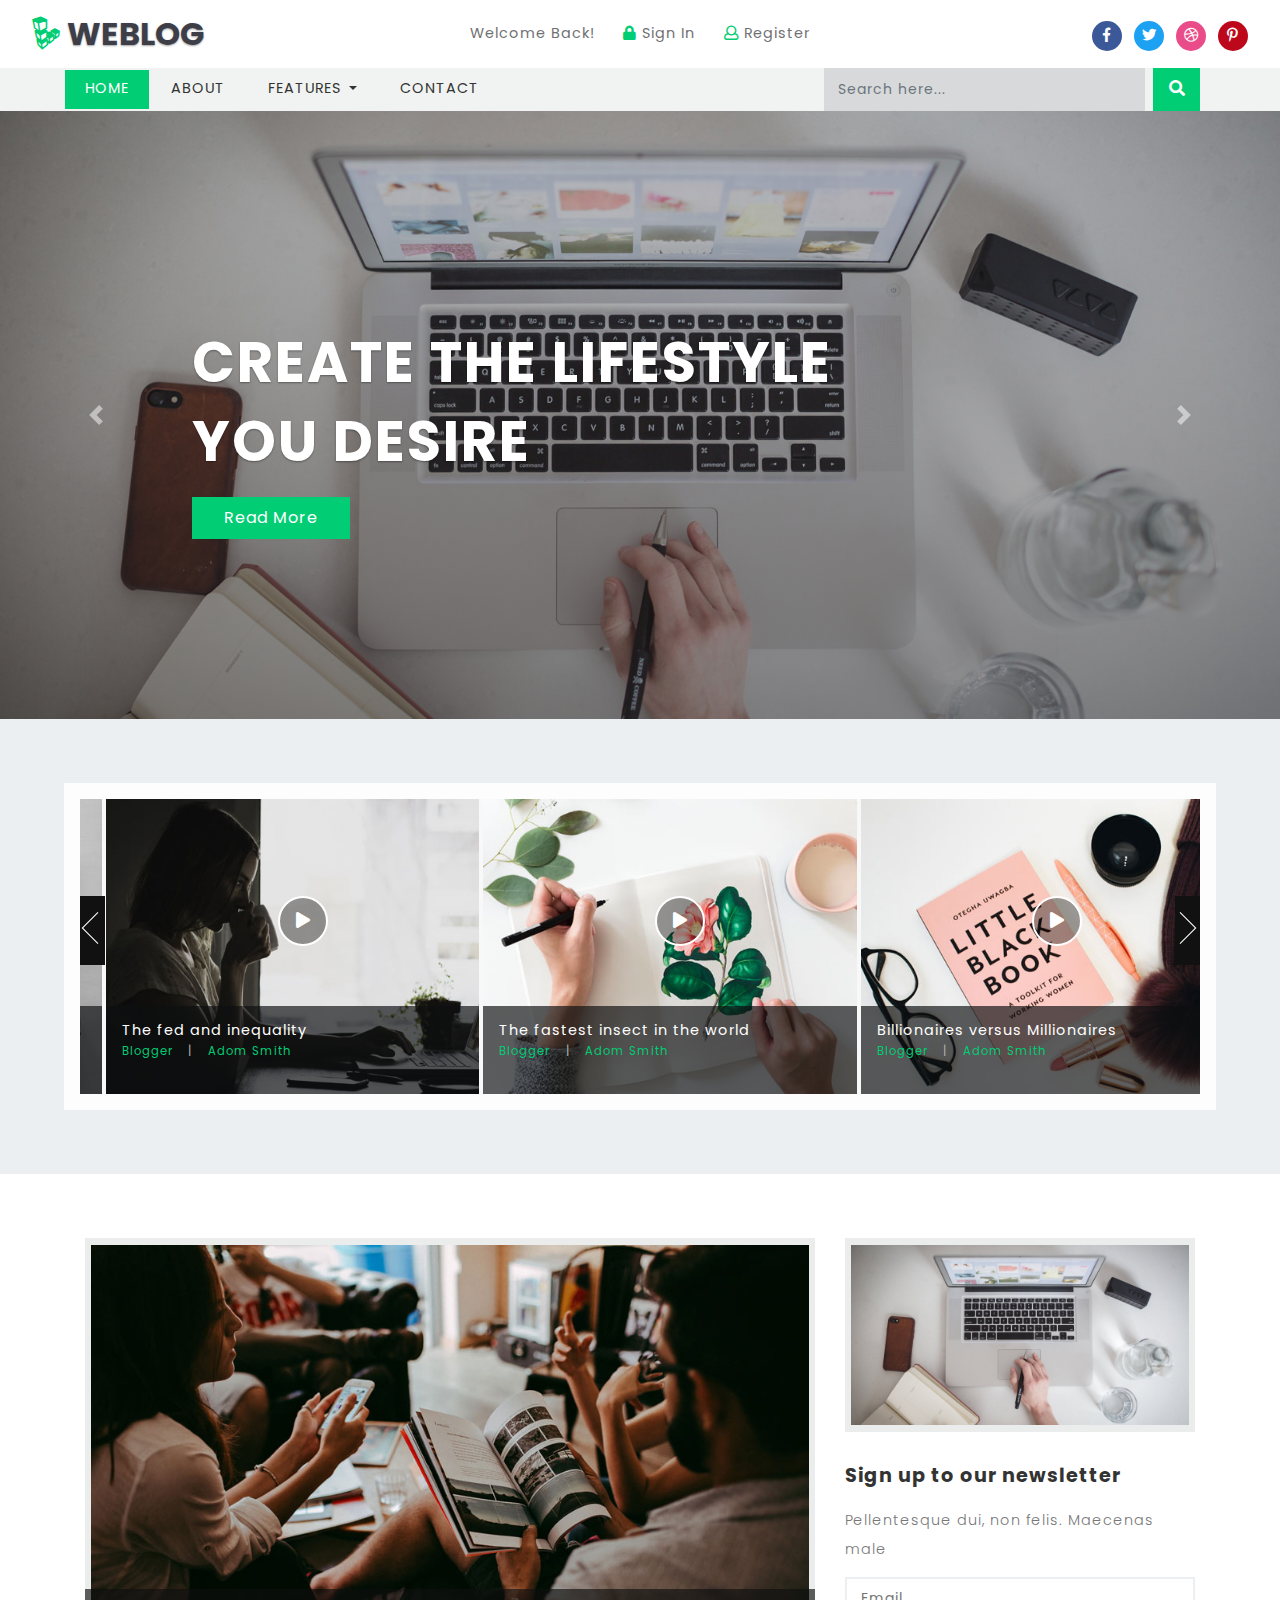
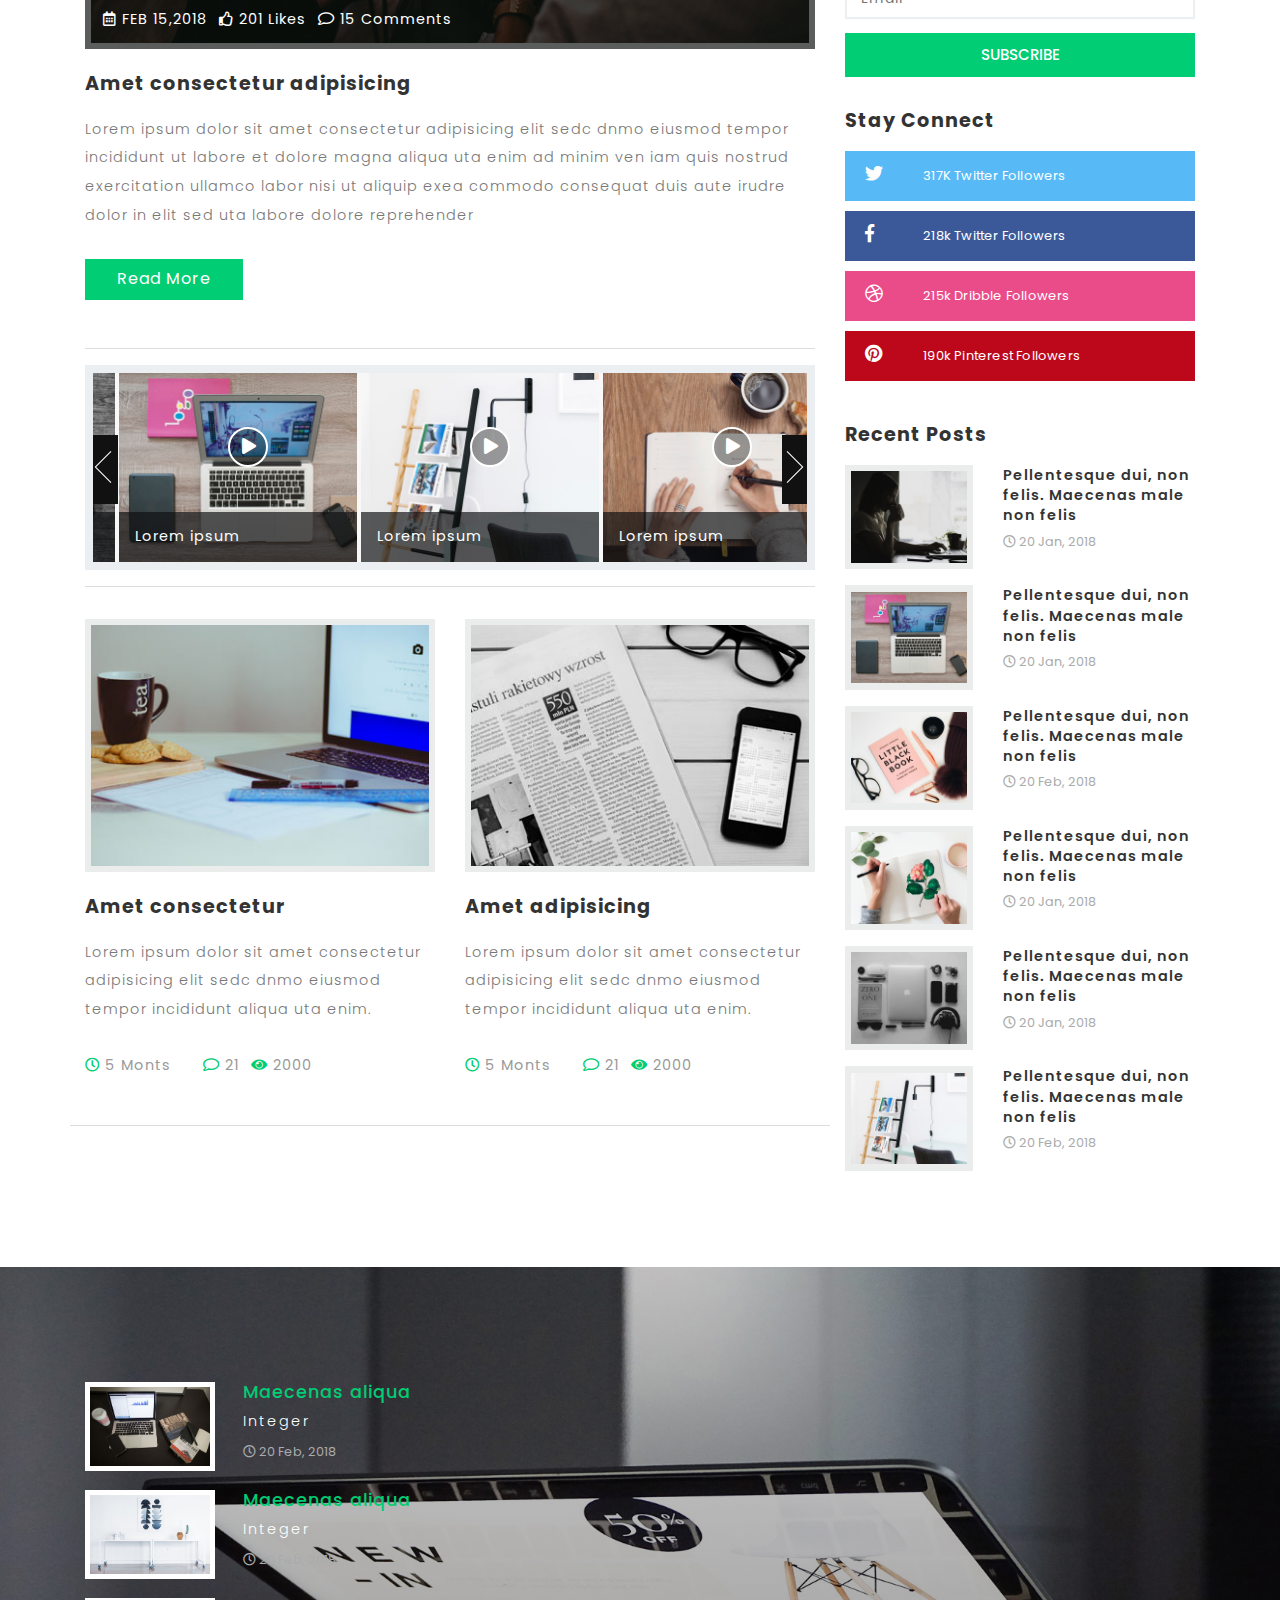
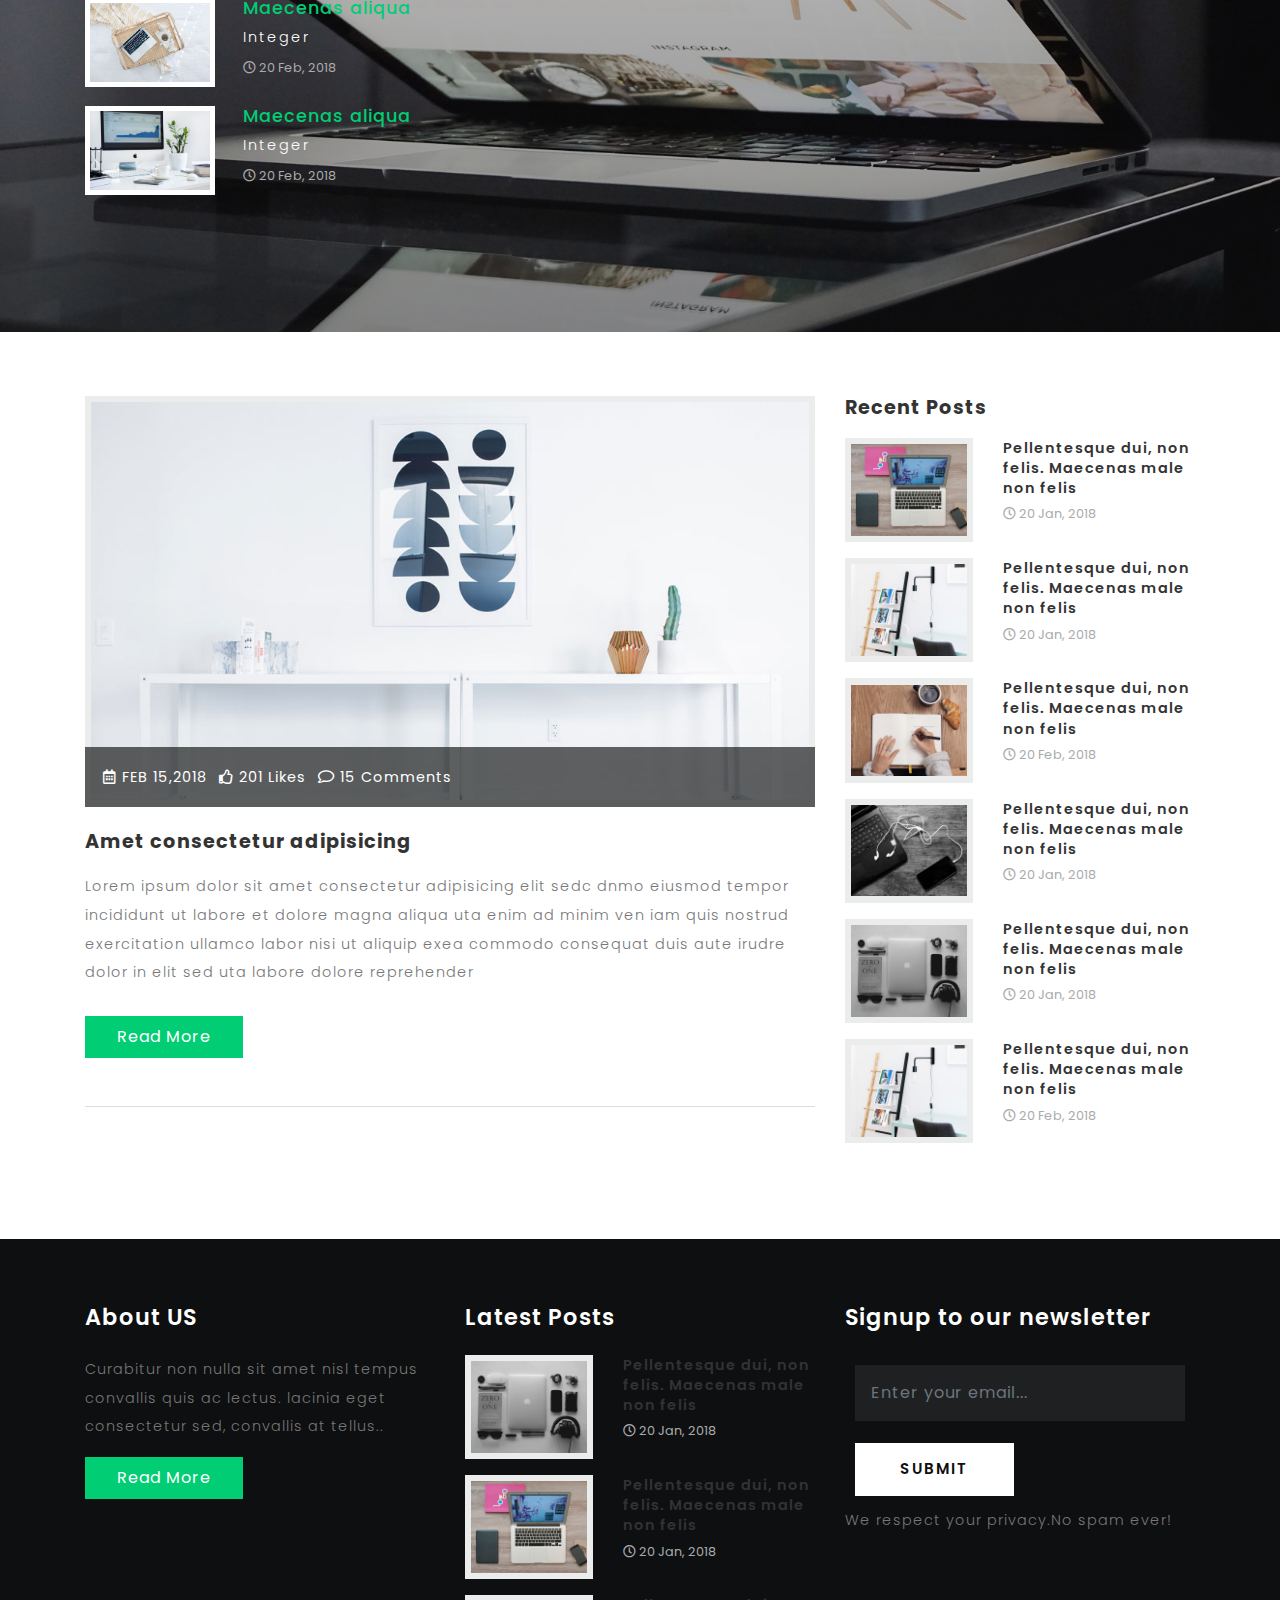
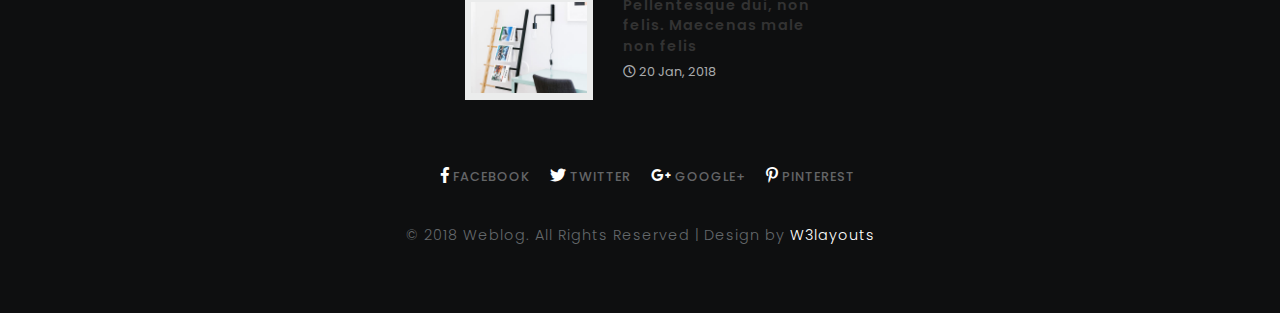
<file: asp.netcoreprojce/wwwroot/Core Tema web/index.html>
<!--
	Author: W3layouts
	Author URL: http://w3layouts.com
	License: Creative Commons Attribution 3.0 Unported
	License URL: http://creativecommons.org/licenses/by/3.0/
-->

<!DOCTYPE html>
<html lang="zxx">

<head>
	<title>Weblog a Blogging Category Bootstrap responsive WebTemplate | Home :: w3layouts</title>
	<meta name="viewport" content="width=device-width, initial-scale=1">
	<meta charset="utf-8">
	<meta name="keywords" content="Weblog a Responsive web template, Bootstrap Web Templates, Flat Web Templates, Android Compatible web template, 
Smartphone Compatible web template, free webdesigns for Nokia, Samsung, LG, SonyEricsson, Motorola web design" />

	<script>
		addEventListener("load", function () {
			setTimeout(hideURLbar, 0);
		}, false);

		function hideURLbar() {
			window.scrollTo(0, 1);
		}
	</script>
	<link href="css/bootstrap.css" rel='stylesheet' type='text/css' />
	<link rel="stylesheet" href="css/jquery.desoslide.css">
	<link href="css/style.css" rel='stylesheet' type='text/css' />
	<link href="css/fontawesome-all.css" rel="stylesheet">
	<link href="//fonts.googleapis.com/css?family=Poppins:100,100i,200,200i,300,300i,400,400i,500,500i,600,600i,700,700i,800"
	    rel="stylesheet">
</head>

<body>
	<!--Header-->

	<header>
		<div class="top-bar_sub_w3layouts container-fluid">
			<div class="row">
				<div class="col-md-4 logo text-left">
					<a class="navbar-brand" href="index.html">
						<i class="fab fa-linode"></i> Weblog</a>
				</div>
				<div class="col-md-4 top-forms text-center mt-lg-3 mt-md-1 mt-0">
					<span>Welcome Back!</span>
					<span class="mx-lg-4 mx-md-2  mx-1">
						<a href="login.html">
							<i class="fas fa-lock"></i> Sign In</a>
					</span>
					<span>
						<a href="register.html">
							<i class="far fa-user"></i> Register</a>
					</span>
				</div>
				<div class="col-md-4 log-icons text-right">

					<ul class="social_list1 mt-3">

						<li>
							<a href="#" class="facebook1 mx-2" >
								<i class="fab fa-facebook-f"></i>

							</a>
						</li>
						<li>
							<a href="#" class="twitter2">
								<i class="fab fa-twitter"></i>

							</a>
						</li>
						<li>
							<a href="#" class="dribble3 mx-2">
								<i class="fab fa-dribbble"></i>
							</a>
						</li>
						<li>
							<a href="#" class="pin">
								<i class="fab fa-pinterest-p"></i>
							</a>
						</li>
					</ul>
				</div>
			</div>
		</div>

			<div class="header_top" id="home">
				<nav class="navbar navbar-expand-lg navbar-light bg-light">
					<button class="navbar-toggler navbar-toggler-right mx-auto" type="button" data-toggle="collapse" data-target="#navbarSupportedContent" aria-controls="navbarSupportedContent"
						aria-expanded="false" aria-label="Toggle navigation">
						<span class="navbar-toggler-icon"></span>
				   </button>


					<div class="collapse navbar-collapse" id="navbarSupportedContent">
						<ul class="navbar-nav mr-auto">
							<li class="nav-item active">
								<a class="nav-link" href="#">Home
									<span class="sr-only">(current)</span>
								</a>
							</li>
							<li class="nav-item">
								<a class="nav-link" href="about.html">About</a>
							</li>
							<li class="nav-item dropdown">
								<a class="nav-link dropdown-toggle" href="#" id="navbarDropdown" role="button" data-toggle="dropdown" aria-haspopup="true"
								    aria-expanded="false">
									Features
								</a>
								<div class="dropdown-menu" aria-labelledby="navbarDropdown">
									<a class="dropdown-item" href="#"></a>
									<a class="dropdown-item" href="blog1.html">Standard Blog</a>
									<div class="dropdown-divider"></div>
									<a class="dropdown-item" href="blog2.html">2 Column Blog</a>
									<div class="dropdown-divider"></div>
									<a class="dropdown-item" href="blog3.html">3 Column Blog</a>

								</div>
							</li>
							<li class="nav-item">
								<a class="nav-link" href="contact.html">Contact</a>
							</li>

						</ul>
							<form action="#" method="post" class="form-inline my-2 my-lg-0 header-search">
								<input class="form-control mr-sm-2" type="search" placeholder="Search here..." name="Search" required="">
								<button class="btn btn1 my-2 my-sm-0" type="submit"><i class="fas fa-search"></i></button>
							</form>
		
						

					</div>
				</nav>

			</div>
	</header>
	<!--//header-->

	<!--/banner-->
	<div class="banner">
		<div id="carouselExampleIndicators" class="carousel slide" data-ride="carousel">
			<ol class="carousel-indicators">
				<li data-target="#carouselExampleIndicators" data-slide-to="0" class="active"></li>
				<li data-target="#carouselExampleIndicators" data-slide-to="1"></li>
				<li data-target="#carouselExampleIndicators" data-slide-to="2"></li>
				<li data-target="#carouselExampleIndicators" data-slide-to="3"></li>
			</ol>
			<div class="carousel-inner" role="listbox">
				<div class="carousel-item active">
					<div class="carousel-caption">
						<h3>Create the lifestyle
							<span>you desire</span>
						</h3>
						<div class="read">
							<a href="single.html" class="btn btn-primary read-m">Read More</a>
						</div>
					</div>
				</div>
				<div class="carousel-item item2">
					<div class="carousel-caption">
						<h3>Engaging Purposeful
							<span>and Creative</span>
						</h3>
						<div class="read">
							<a href="single.html" class="btn btn-primary read-m">Read More</a>
						</div>
					</div>
				</div>
				<div class="carousel-item item3">
					<div class="carousel-caption">
						<h3>Create the lifestyle
							<span>you desire</span>
						</h3>
						<div class="read">
							<a href="single.html" class="btn btn-primary read-m">Read More</a>
						</div>
					</div>
				</div>
				<div class="carousel-item item4">
					<div class="carousel-caption">
						<h3>Engaging Purposeful
							<span>and Creative</span>
						</h3>
						<div class="read">
							<a href="single.html" class="btn btn-primary read-m">Read More</a>
						</div>
					</div>
				</div>
			</div>
			<a class="carousel-control-prev" href="#carouselExampleIndicators" role="button" data-slide="prev">
				<span class="carousel-control-prev-icon" aria-hidden="true"></span>
				<span class="sr-only">Previous</span>
			</a>
			<a class="carousel-control-next" href="#carouselExampleIndicators" role="button" data-slide="next">
				<span class="carousel-control-next-icon" aria-hidden="true"></span>
				<span class="sr-only">Next</span>
			</a>
		</div>
	</div>
	<!--/model-->
	<!--//banner-->
	<section class="bottom-slider">
		<div class="course_demo1">
			<ul id="flexiselDemo1">
				<li>
					<div class="blog-item">
						<img src="images/1.jpg" alt=" " class="img-fluid" />
						<button type="button" class="btn btn-primary play" data-toggle="modal" data-target="#exampleModal">
							<i class="fas fa-play"></i>
						</button>

						<div class="floods-text">
							<h3>The fed and inequality
								<span>Blogger
									<label>|</label>
									<i>Adom Smith</i>
								</span>
							</h3>

						</div>
					</div>
				</li>
				<li>
					<div class="blog-item">
						<img src="images/2.jpg" alt=" " class="img-fluid" />
						<button type="button" class="btn btn-primary play" data-toggle="modal" data-target="#exampleModal">
							<i class="fas fa-play"></i>
						</button>

						<div class="floods-text">
							<h3>The fastest insect in the world
								<span>Blogger
									<label>|</label>
									<i>Adom Smith</i>
								</span>
							</h3>

						</div>
					</div>
				</li>
				<li>
					<div class="blog-item">
						<img src="images/3.jpg" alt=" " class="img-fluid" />
						<button type="button" class="btn btn-primary play" data-toggle="modal" data-target="#exampleModal">
							<i class="fas fa-play"></i>
						</button>


						<div class="floods-text">
							<h3>Billionaires versus Millionaires
								<span>Blogger
									<label>|</label>
									<i>Adom Smith</i>
								</span>
							</h3>

						</div>
					</div>
				</li>
				<li>
					<div class="blog-item">
						<img src="images/4.jpg" alt=" " class="img-fluid" />
						<button type="button" class="btn btn-primary play" data-toggle="modal" data-target="#exampleModal">
							<i class="fas fa-play"></i>
						</button>


						<div class="floods-text">
							<h3>Billionaires versus Millionaires
								<span>Blogger
									<label>|</label>
									<i>Adom Smith</i>
								</span>
							</h3>

						</div>
					</div>
				</li>
			</ul>
		</div>
		<div class="modal fade" id="exampleModal" tabindex="-1" role="dialog" aria-hidden="true">
			<div class="modal-dialog" role="document">
				<div class="modal-content">
					<div class="modal-header">
						<button type="button" class="close" data-dismiss="modal" aria-label="Close">
							<span aria-hidden="true">&times;</span>
						</button>
					</div>
					<div class="modal-body">
						<div class="embed-responsive embed-responsive-21by9">
							<iframe src="https://player.vimeo.com/video/145787219"></iframe>
						</div>
					</div>

				</div>
			</div>
		</div>
	</section>
	<!--/main-->
	<section class="main-content-w3layouts-agileits">
		<div class="container">
			<div class="row">
				<!--left-->
				<div class="col-lg-8 left-blog-info-w3layouts-agileits text-left">
					<div class="blog-grid-top">
						<div class="b-grid-top">
							<div class="blog_info_left_grid">
								<a href="single.html">
									<img src="images/b1.jpg" class="img-fluid" alt="">
								</a>
							</div>
							<div class="blog-info-middle">
								<ul>
									<li>
										<a href="#">
											<i class="far fa-calendar-alt"></i> FEB 15,2018</a>
									</li>
									<li class="mx-2">
										<a href="#">
											<i class="far fa-thumbs-up"></i> 201 Likes</a>
									</li>
									<li>
										<a href="#">
											<i class="far fa-comment"></i> 15 Comments</a>
									</li>
									
								</ul>
							</div>
						</div>

						<h3>
							<a href="single.html">Amet consectetur adipisicing </a>
						</h3>
						<p>Lorem ipsum dolor sit amet consectetur adipisicing elit sedc dnmo eiusmod tempor incididunt ut labore et dolore magna
							aliqua uta enim ad minim ven iam quis nostrud exercitation ullamco labor nisi ut aliquip exea commodo consequat duis
							aute irudre dolor in elit sed uta labore dolore reprehender</p>
						<a href="single.html" class="btn btn-primary read-m">Read More</a>
					</div>
					<!--//silder-->
					<div class="blog-mid-sec">
						<ul id="flexiselDemo2">
							<li>
								<div class="blog-item">
									<img src="images/5.jpg" alt=" " class="img-fluid" />
									<button type="button" class="btn btn-primary play sec" data-toggle="modal" data-target="#exampleModal">
										<i class="fas fa-play"></i>
									</button>
									<div class="floods-text">
										<h3>Lorem ipsum </h3>
									</div>
								</div>
							</li>
							<li>
								<div class="blog-item">
									<img src="images/6.jpg" alt=" " class="img-fluid" />
									<button type="button" class="btn btn-primary play sec" data-toggle="modal" data-target="#exampleModal">
										<i class="fas fa-play"></i>
									</button>
									<div class="floods-text">
										<h3>Lorem ipsum </h3>
									</div>
								</div>
							</li>
							<li>
								<div class="blog-item">
									<img src="images/7.jpg" alt=" " class="img-fluid" />
									<button type="button" class="btn btn-primary play sec" data-toggle="modal" data-target="#exampleModal">
										<i class="fas fa-play"></i>
									</button>
									<div class="floods-text">
										<h3>Lorem ipsum </h3>
									</div>
								</div>
							</li>
							<li>
								<div class="blog-item">
									<img src="images/8.jpg" alt=" " class="img-fluid" />
									<button type="button" class="btn btn-primary play sec" data-toggle="modal" data-target="#exampleModal">
										<i class="fas fa-play"></i>
									</button>
									<div class="floods-text">
										<h3>Lorem ipsum </h3>
									</div>
								</div>
							</li>
						</ul>
					</div>

					<!--//silder-->
					<div class="blog-girds-sec">
						<div class="row">
							<div class="col-md-6 blog-grid-top">
								<div class="b-grid-top">
									<div class="blog_info_left_grid">
										<a href="single.html">
											<img src="images/b2.jpg" class="img-fluid" alt="">
										</a>
									</div>
									<h3>
										<a href="single.html">Amet consectetur </a>
									</h3>
									<p>Lorem ipsum dolor sit amet consectetur adipisicing elit sedc dnmo eiusmod tempor incididunt aliqua uta enim.</p>
								</div>
								<ul class="blog-icons">
									<li>
										<a href="#">
											<i class="far fa-clock"></i> 5 Monts</a>
									</li>
									<li class="mx-2">
										<a href="#">
											<i class="far fa-comment"></i> 21</a>
									</li>
									<li>
										<a href="#">
											<i class="fas fa-eye"></i> 2000</a>
									</li>
									
								</ul>
							</div>
							<div class="col-md-6 blog-grid-top">
								<div class="b-grid-top">
									<div class="blog_info_left_grid">
										<a href="single.html">
											<img src="images/b3.jpg" class="img-fluid" alt="">
										</a>
									</div>
									<h3>
										<a href="single.html">Amet adipisicing </a>
									</h3>
									<p>Lorem ipsum dolor sit amet consectetur adipisicing elit sedc dnmo eiusmod tempor incididunt aliqua uta enim.</p>

								</div>
								<ul class="blog-icons">
									<li>
										<a href="#">
											<i class="far fa-clock"></i> 5 Monts</a>
									</li>
									<li class="mx-2">
										<a href="#">
											<i class="far fa-comment"></i> 21</a>
									</li>
									<li>
										<a href="#">
											<i class="fas fa-eye"></i> 2000</a>
									</li>
									
								</ul>
							</div>
						</div>
					</div>
				</div>
				<!--//left-->
				<!--right-->
				<aside class="col-lg-4 agileits-w3ls-right-blog-con text-right">
					<div class="right-blog-info text-left">
						<div class="tech-btm">
							<img src="images/banner1.jpg" class="img-fluid" alt="">
						</div>
						<div class="tech-btm">
							<h4>Sign up to our newsletter</h4>
							<p>Pellentesque dui, non felis. Maecenas male </p>
							<form action="#" method="post">
								<input type="email" placeholder="Email" required="">
								<input type="submit" value="Subscribe">
							</form>

						</div>
						<div class="tech-btm widget_social">
							<h4>Stay Connect</h4>
							<ul>

								<li>
									<a class="twitter" href="#">
										<i class="fab fa-twitter"></i>
										<span class="count">317K</span> Twitter Followers</a>
								</li>
								<li>
									<a class="facebook" href="#">
										<i class="fab fa-facebook-f"></i>
										<span class="count">218k</span> Twitter Followers</a>
								</li>
								<li>
									<a class="dribble" href="#">
										<i class="fab fa-dribbble"></i>

										<span class="count">215k</span> Dribble Followers</a>
								</li>
								<li>
									<a class="pin" href="#">
										<i class="fab fa-pinterest"></i>
										<span class="count">190k</span> Pinterest Followers</a>
								</li>

							</ul>
						</div>
						<div class="tech-btm">
							<h4>Recent Posts</h4>
							
							<div class="blog-grids row mb-3">
								<div class="col-md-5 blog-grid-left">
									<a href="single.html">
										<img src="images/1.jpg" class="img-fluid" alt="">
									</a>
								</div>
								<div class="col-md-7 blog-grid-right">

									<h5>
										<a href="single.html">Pellentesque dui, non felis. Maecenas male non felis </a>
									</h5>
									<div class="sub-meta">
										<span>
											<i class="far fa-clock"></i> 20 Jan, 2018</span>
									</div>
								</div>
								
							</div>
							<div class="blog-grids row mb-3">
								<div class="col-md-5 blog-grid-left">
									<a href="single.html">
										<img src="images/5.jpg" class="img-fluid" alt="">
									</a>
								</div>
								<div class="col-md-7 blog-grid-right">

									<h5>
										<a href="single.html">Pellentesque dui, non felis. Maecenas male non felis </a>
									</h5>
									<div class="sub-meta">
										<span>
											<i class="far fa-clock"></i> 20 Jan, 2018</span>
									</div>
								</div>
								<div class="clearfix"> </div>
							</div>
							<div class="blog-grids row mb-3">
								<div class="col-md-5 blog-grid-left">
									<a href="single.html">
										<img src="images/3.jpg" class="img-fluid" alt="">
									</a>
								</div>
								<div class="col-md-7 blog-grid-right">
									<h5>
										<a href="single.html">Pellentesque dui, non felis. Maecenas male non felis </a>
									</h5>
									<div class="sub-meta">
										<span>
											<i class="far fa-clock"></i> 20 Feb, 2018</span>
									</div>
								</div>
								
							</div>
							<div class="blog-grids row mb-3">
								<div class="col-md-5 blog-grid-left">
									<a href="single.html">
										<img src="images/2.jpg" class="img-fluid" alt="">
									</a>
								</div>
								<div class="col-md-7 blog-grid-right">

									<h5>
										<a href="single.html">Pellentesque dui, non felis. Maecenas male non felis </a>
									</h5>
									<div class="sub-meta">
										<span>
											<i class="far fa-clock"></i> 20 Jan, 2018</span>
									</div>
								</div>
								
							</div>
							<div class="blog-grids row mb-3">
								<div class="col-md-5 blog-grid-left">
									<a href="single.html">
										<img src="images/4.jpg" class="img-fluid" alt="">
									</a>
								</div>
								<div class="col-md-7 blog-grid-right">

									<h5>
										<a href="single.html">Pellentesque dui, non felis. Maecenas male non felis </a>
									</h5>
									<div class="sub-meta">
										<span>
											<i class="far fa-clock"></i> 20 Jan, 2018</span>
									</div>
								</div>
								
							</div>
							<div class="blog-grids row mb-3">
								<div class="col-md-5 blog-grid-left">
									<a href="single.html">
										<img src="images/6.jpg" class="img-fluid" alt="">
									</a>
								</div>
								<div class="col-md-7 blog-grid-right">
									<h5>
										<a href="single.html">Pellentesque dui, non felis. Maecenas male non felis </a>
									</h5>
									<div class="sub-meta">
										<span>
											<i class="far fa-clock"></i> 20 Feb, 2018</span>
									</div>
								</div>
								
							</div>
						</div>
					</div>

				</aside>
				<!--//right-->
			</div>
		</div>
	</section>
	<!--//main-->
	<!--/middle-->
	<section class="middle-sec-agileinfo-w3ls">
		<div class="container">
			<div class="row inner-sec">
				<div class="col-md-4 news-left">
					<ul id="demo1_thumbs" class="list-inline">
						<li>
							<a href="images/m1.jpg">
								<img src="images/m1.jpg" alt="" data-desoslide-caption="<h3>Latest Post 1</h3>">
								<div class="mid-text-info">
									<h4>Maecenas aliqua</h4>
									<p>Integer </p>
									<div class="sub-meta">
										<span>
											<i class="far fa-clock"></i> 20 Feb, 2018</span>
									</div>
								</div>
							</a>
						</li>
						<li>
							<a href="images/m2.jpg">
								<img src="images/m2.jpg" alt="" data-desoslide-caption="<h3>Latest Post 2</h3>">
								<div class="mid-text-info">
									<h4>Maecenas aliqua</h4>
									<p>Integer </p>
									<div class="sub-meta">
										<span>
											<i class="far fa-clock"></i> 20 Feb, 2018</span>
									</div>
								</div>
							</a>
						</li>
						<li>
							<a href="images/m3.jpg">
								<img src="images/m3.jpg" alt="" data-desoslide-caption="<h3>Latest Post 3</h3>">
								<div class="mid-text-info">
									<h4>Maecenas aliqua</h4>
									<p>Integer </p>
									<div class="sub-meta">
										<span>
											<i class="far fa-clock"></i> 20 Feb, 2018</span>
									</div>
								</div>
							</a>
						</li>
						<li>
							<a href="images/m4.jpg">
								<img src="images/m4.jpg" alt="" data-desoslide-caption="<h3>Latest Post 4</h3>">
								<div class="mid-text-info">
									<h4>Maecenas aliqua</h4>
									<p>Integer </p>
									<div class="sub-meta">
										<span>
											<i class="far fa-clock"></i> 20 Feb, 2018</span>
									</div>
								</div>
							</a>
						</li>
					</ul>
				</div>
				<div id="demo1_main_image" class="col-md-8  news-right"></div>
				<div class="clearfix"> </div>
			</div>
		</div>

	</section>
	<!--//middle-->
	<!---->
	<section class="main-content-w3layouts-agileits">
			<div class="container">
				<div class="row">
					<!--left-->
					<div class="col-lg-8 left-blog-info-w3layouts-agileits text-left">
						<div class="blog-grid-top">
							<div class="b-grid-top">
								<div class="blog_info_left_grid">
									<a href="single.html">
										<img src="images/b4.jpg" class="img-fluid" alt="">
									</a>
								</div>
								<div class="blog-info-middle">
									<ul>
										<li>
											<a href="#">
												<i class="far fa-calendar-alt"></i> FEB 15,2018</a>
										</li>
										<li class="mx-2">
											<a href="#">
												<i class="far fa-thumbs-up"></i> 201 Likes</a>
										</li>
										<li>
											<a href="#">
												<i class="far fa-comment"></i> 15 Comments</a>
										</li>
									
									</ul>
								</div>
							</div>
	
							<h3>
								<a href="single.html">Amet consectetur adipisicing </a>
							</h3>
							<p>Lorem ipsum dolor sit amet consectetur adipisicing elit sedc dnmo eiusmod tempor incididunt ut labore et dolore magna
								aliqua uta enim ad minim ven iam quis nostrud exercitation ullamco labor nisi ut aliquip exea commodo consequat duis
								aute irudre dolor in elit sed uta labore dolore reprehender</p>
							<a href="single.html" class="btn btn-primary read-m">Read More</a>
						</div>
						<!--//silder-->
						
	
					</div>
					<!--//left-->
					<!--right-->
					<aside class="col-lg-4 agileits-w3ls-right-blog-con text-left">
						<div class="tech-btm">
							<h4>Recent Posts</h4>
							
							<div class="blog-grids row mb-3">
								<div class="col-md-5 blog-grid-left">
									<a href="single.html">
										<img src="images/5.jpg" class="img-fluid" alt="">
									</a>
								</div>
								<div class="col-md-7 blog-grid-right">

									<h5>
										<a href="single.html">Pellentesque dui, non felis. Maecenas male non felis </a>
									</h5>
									<div class="sub-meta">
										<span>
											<i class="far fa-clock"></i> 20 Jan, 2018</span>
									</div>
								</div>
								
							</div>
							<div class="blog-grids row mb-3">
								<div class="col-md-5 blog-grid-left">
									<a href="single.html">
										<img src="images/6.jpg" class="img-fluid" alt="">
									</a>
								</div>
								<div class="col-md-7 blog-grid-right">

									<h5>
										<a href="single.html">Pellentesque dui, non felis. Maecenas male non felis </a>
									</h5>
									<div class="sub-meta">
										<span>
											<i class="far fa-clock"></i> 20 Jan, 2018</span>
									</div>
								</div>
								
							</div>
							<div class="blog-grids row mb-3">
								<div class="col-md-5 blog-grid-left">
									<a href="single.html">
										<img src="images/7.jpg" class="img-fluid" alt="">
									</a>
								</div>
								<div class="col-md-7 blog-grid-right">
									<h5>
										<a href="single.html">Pellentesque dui, non felis. Maecenas male non felis </a>
									</h5>
									<div class="sub-meta">
										<span>
											<i class="far fa-clock"></i> 20 Feb, 2018</span>
									</div>
								</div>
								
							</div>
							<div class="blog-grids row mb-3">
								<div class="col-md-5 blog-grid-left">
									<a href="single.html">
										<img src="images/8.jpg" class="img-fluid" alt="">
									</a>
								</div>
								<div class="col-md-7 blog-grid-right">

									<h5>
										<a href="single.html">Pellentesque dui, non felis. Maecenas male non felis </a>
									</h5>
									<div class="sub-meta">
										<span>
											<i class="far fa-clock"></i> 20 Jan, 2018</span>
									</div>
								</div>
								
							</div>
							<div class="blog-grids row mb-3">
								<div class="col-md-5 blog-grid-left">
									<a href="single.html">
										<img src="images/4.jpg" class="img-fluid" alt="">
									</a>
								</div>
								<div class="col-md-7 blog-grid-right">

									<h5>
										<a href="single.html">Pellentesque dui, non felis. Maecenas male non felis </a>
									</h5>
									<div class="sub-meta">
										<span>
											<i class="far fa-clock"></i> 20 Jan, 2018</span>
									</div>
								</div>
								
							</div>
							<div class="blog-grids row mb-3">
								<div class="col-md-5 blog-grid-left">
									<a href="single.html">
										<img src="images/6.jpg" class="img-fluid" alt="">
									</a>
								</div>
								<div class="col-md-7 blog-grid-right">
									<h5>
										<a href="single.html">Pellentesque dui, non felis. Maecenas male non felis </a>
									</h5>
									<div class="sub-meta">
										<span>
											<i class="far fa-clock"></i> 20 Feb, 2018</span>
									</div>
								</div>
								
							</div>
						
						</div>
	
					</aside>
					<!--//right-->
				</div>
			</div>
		</section>
		<!--//main-->
	<!--footer-->
	<footer>
		<div class="container">
			<div class="row">
				<div class="col-lg-4 footer-grid-agileits-w3ls text-left">
					<h3>About US</h3>
					<p>Curabitur non nulla sit amet nisl tempus convallis quis ac lectus. lacinia eget consectetur sed, convallis at tellus..</p>
					<div class="read">
						<a href="single.html" class="btn btn-primary read-m">Read More</a>
					</div>
				</div>
				<div class="col-lg-4 footer-grid-agileits-w3ls text-left">

					<div class="tech-btm">
						<h3>Latest Posts</h3>
						<div class="blog-grids row mb-3">
							<div class="col-md-5 blog-grid-left">
								<a href="single.html">
									<img src="images/4.jpg" class="img-fluid" alt="">
								</a>
							</div>
							<div class="col-md-7 blog-grid-right">

								<h5>
									<a href="single.html">Pellentesque dui, non felis. Maecenas male non felis </a>
								</h5>
								<div class="sub-meta">
									<span>
										<i class="far fa-clock"></i> 20 Jan, 2018</span>
								</div>
							</div>
							
						</div>
						<div class="blog-grids row mb-3">
							<div class="col-md-5 blog-grid-left">
								<a href="single.html">
									<img src="images/5.jpg" class="img-fluid" alt="">
								</a>
							</div>
							<div class="col-md-7 blog-grid-right">

								<h5>
									<a href="single.html">Pellentesque dui, non felis. Maecenas male non felis </a>
								</h5>
								<div class="sub-meta">
									<span>
										<i class="far fa-clock"></i> 20 Jan, 2018</span>
								</div>
							</div>
							
						</div>
						<div class="blog-grids row mb-3">
							<div class="col-md-5 blog-grid-left">
								<a href="single.html">
									<img src="images/6.jpg" class="img-fluid" alt="">
								</a>
							</div>
							<div class="col-md-7 blog-grid-right">

								<h5>
									<a href="single.html">Pellentesque dui, non felis. Maecenas male non felis </a>
								</h5>
								<div class="sub-meta">
									<span>
										<i class="far fa-clock"></i> 20 Jan, 2018</span>
								</div>
							</div>
							
						</div>
					</div>
				</div>
				<!-- subscribe -->
				<div class="col-lg-4 subscribe-main footer-grid-agileits-w3ls text-left">
					<h2>Signup to our newsletter</h2>
					<div class="subscribe-main text-left">
							<div class="subscribe-form">
									<form action="#" method="post" class="subscribe_form">
										<input class="form-control" type="email" placeholder="Enter your email..." required="">
										<button type="submit" class="btn btn-primary submit">Submit</button>
									</form>
									<div class="clearfix"> </div>
						   </div>
						<p>We respect your privacy.No spam ever!</p>
					</div>
					<!-- //subscribe -->
				</div>
			</div>
			<!-- footer -->
			<div class="footer-cpy text-center">
				<div class="footer-social">
					<div class="copyrighttop">
						<ul>
							<li class="mx-3">
								<a class="facebook" href="#">
									<i class="fab fa-facebook-f"></i>
									<span>Facebook</span>
								</a>
							</li>
							<li>
								<a class="facebook" href="#">
									<i class="fab fa-twitter"></i>
									<span>Twitter</span>
								</a>
							</li>
							<li class="mx-3">
								<a class="facebook" href="#">
									<i class="fab fa-google-plus-g"></i>
									<span>Google+</span>
								</a>
							</li>
							<li>
								<a class="facebook" href="#">
									<i class="fab fa-pinterest-p"></i>
									<span>Pinterest</span>
								</a>
							</li>
						</ul>

					</div>
				</div>
				<div class="w3layouts-agile-copyrightbottom">
					<p>© 2018 Weblog. All Rights Reserved | Design by
						<a href="http://w3layouts.com/">W3layouts</a>
					</p>

				</div>
			</div>

			<!-- //footer -->
		</div>
	</footer>
	<!---->
	<!-- js -->
	<script src="js/jquery-2.2.3.min.js"></script>
	<!-- //js -->
	<!-- desoslide-JavaScript -->
	<script src="js/jquery.desoslide.js"></script>
	<script>
		$('#demo1_thumbs').desoSlide({
			main: {
				container: '#demo1_main_image',
				cssClass: 'img-responsive'
			},
			effect: 'sideFade',
			caption: true
		});
	</script>

	<!-- requried-jsfiles-for owl -->
	<script>
		$(window).load(function () {
			$("#flexiselDemo1").flexisel({
				visibleItems: 3,
				animationSpeed: 1000,
				autoPlay: true,
				autoPlaySpeed: 3000,
				pauseOnHover: true,
				enableResponsiveBreakpoints: true,
				responsiveBreakpoints: {
					portrait: {
						changePoint: 480,
						visibleItems: 1
					},
					landscape: {
						changePoint: 640,
						visibleItems: 2
					},
					tablet: {
						changePoint: 768,
						visibleItems: 3
					}
				}
			});

		});
	</script>
	<script>
		$(window).load(function () {
			$("#flexiselDemo2").flexisel({
				visibleItems: 3,
				animationSpeed: 1000,
				autoPlay: true,
				autoPlaySpeed: 3000,
				pauseOnHover: true,
				enableResponsiveBreakpoints: true,
				responsiveBreakpoints: {
					portrait: {
						changePoint: 480,
						visibleItems: 1
					},
					landscape: {
						changePoint: 640,
						visibleItems: 2
					},
					tablet: {
						changePoint: 768,
						visibleItems: 3
					}
				}
			});

		});
	</script>
	<script src="js/jquery.flexisel.js"></script>
	<!-- //password-script -->
	<!--/ start-smoth-scrolling -->
	<script src="js/move-top.js"></script>
	<script src="js/easing.js"></script>
	<script>
		jQuery(document).ready(function ($) {
			$(".scroll").click(function (event) {
				event.preventDefault();
				$('html,body').animate({
					scrollTop: $(this.hash).offset().top
				}, 900);
			});
		});
	</script>
	<!--// end-smoth-scrolling -->

	<script>
		$(document).ready(function () {
			
									var defaults = {
							  			containerID: 'toTop', // fading element id
										containerHoverID: 'toTopHover', // fading element hover id
										scrollSpeed: 1200,
										easingType: 'linear' 
							 		};
									

			$().UItoTop({
				easingType: 'easeOutQuart'
			});

		});
	</script>
	<a href="#home" class="scroll" id="toTop" style="display: block;">
		<span id="toTopHover" style="opacity: 1;"> </span>
	</a>

	<!-- //Custom-JavaScript-File-Links -->
	<script src="js/bootstrap.js"></script>


</body>

</html>
</file>
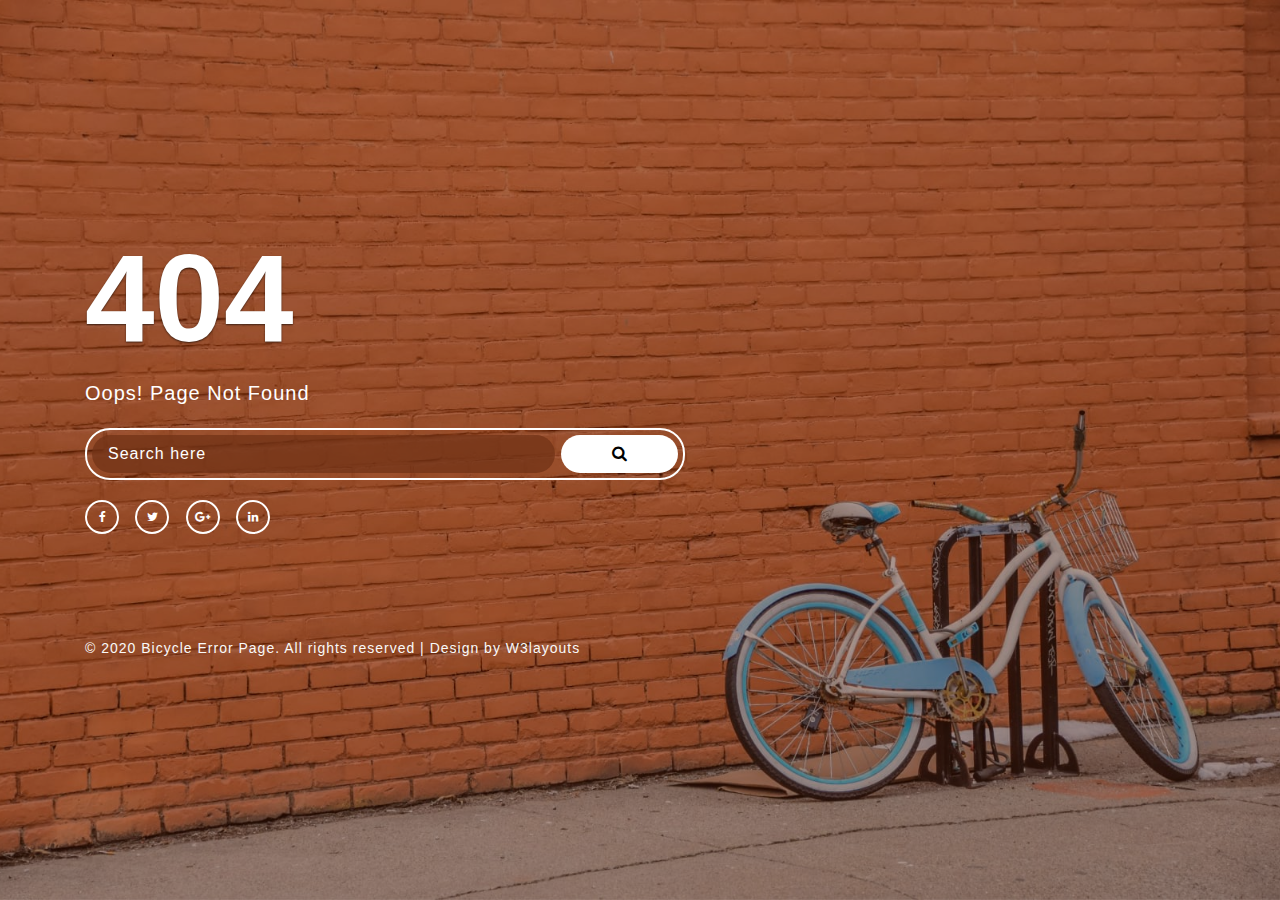
<file: asp.netcoreprojce/wwwroot/Core404Page-main/index.html>
<!--
Author: W3layouts
Author URL: http://w3layouts.com
-->
<!DOCTYPE html>
<html lang="zxx">

<head>
	<title>Bicycle Error Page Responsive Widget Template :: W3layouts</title>
	<!-- Meta tag Keywords -->
	<meta name="viewport" content="width=device-width, initial-scale=1">
	<meta charset="UTF-8" />
	<meta name="keywords"
		content="Bicycle Error Page Responsive web template, Bootstrap Web Templates, Flat Web Templates, Android Compatible web template, Smartphone Compatible web template, free webdesigns for Nokia, Samsung, LG, SonyEricsson, Motorola web design" />
	<script>
		addEventListener("load", function () {
			setTimeout(hideURLbar, 0);
		}, false);

		function hideURLbar() {
			window.scrollTo(0, 1);
		}
	</script>
	<!-- //Meta tag Keywords -->
	<!--/Style-CSS -->
	<link rel="stylesheet" href="css/style.css" type="text/css" media="all" />
	<!--//Style-CSS -->
	<!-- font-awesome-icons -->
	<link href="css/font-awesome.css" rel="stylesheet">
	<!-- //font-awesome-icons -->
</head>

<body>
	<section class="w3l-error-61-404">
		<!-- /error-61-section -->
		<div class="error-61-mian">
			<div class="wrapper">
				<div class="errors-16-top">
					<div class="errors-16-info">
						<h3>404 </h3>

						<p>Oops! Page Not Found</p>
						<form action="#" method="post" class="d-flex error-page-form">
							<input type="search" placeholder="Search here" required="required">
							<button type="submit"><span class="fa fa-search" aria-hidden="true"></span></button>
						</form>
						<div class="social-coming-icons">
							<a href="#" title="Facebook" class="footer-fb"><span class="fa fa-facebook"
									aria-hidden="true"></span></a>
							<a href="#" title="Twitter" class="footer-tw"><span class="fa fa-twitter"
									aria-hidden="true"></span></a>
							<a href="#" title="Google Plus" class="footer-gg"><span class="fa fa-google-plus"
									aria-hidden="true"></span></a>
							<a href="#" title="Linkedin" class="footer-lin"><span class="fa fa-linkedin"
									aria-hidden="true"></span></a>
						</div>
					
					</div>

				</div>
				<div class="copyright-footer">
					<div class="copy-right">
						<p>© 2020 Bicycle Error Page. All rights reserved | Design by
							<a href="http://w3layouts.com/" target="_blank">W3layouts</a></p>
					</div>
				</div>
			</div>
		</div>
	</section>
	<!-- //error-61-section -->
</body>

</html>
</file>
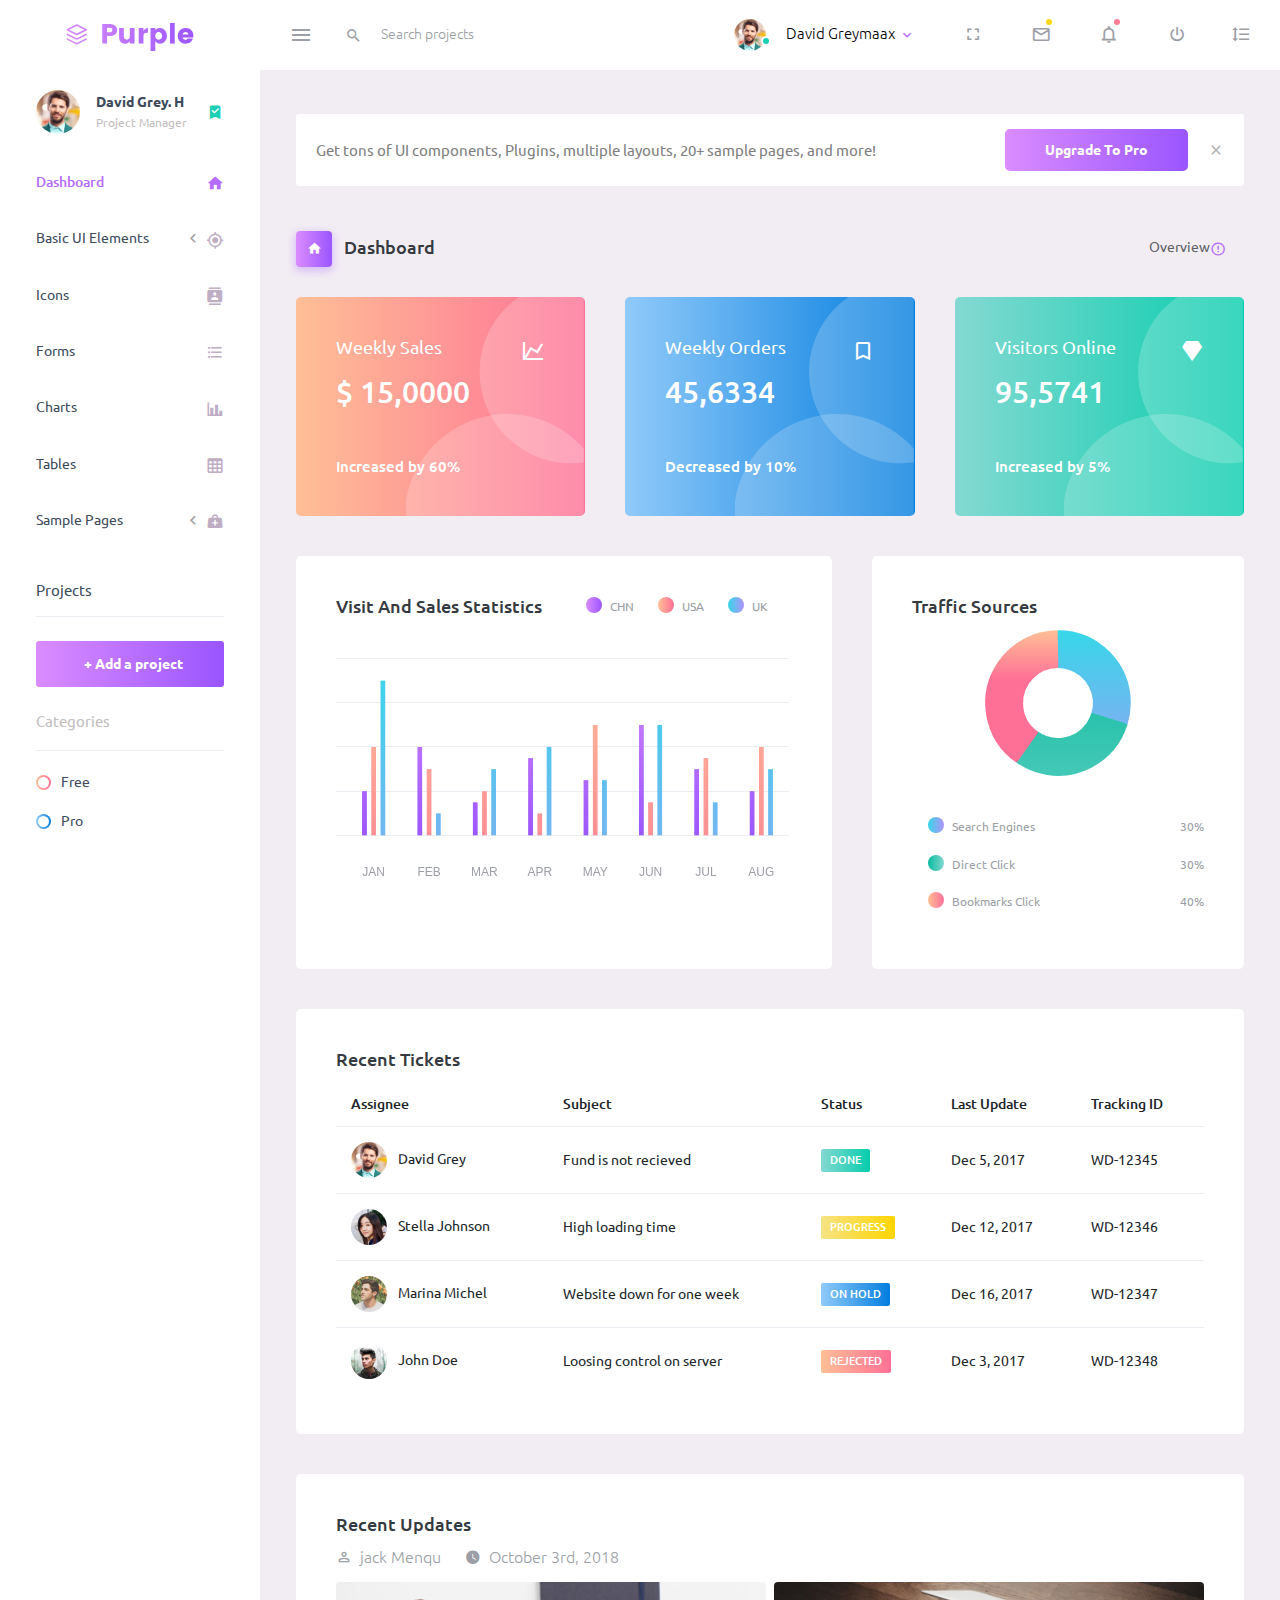
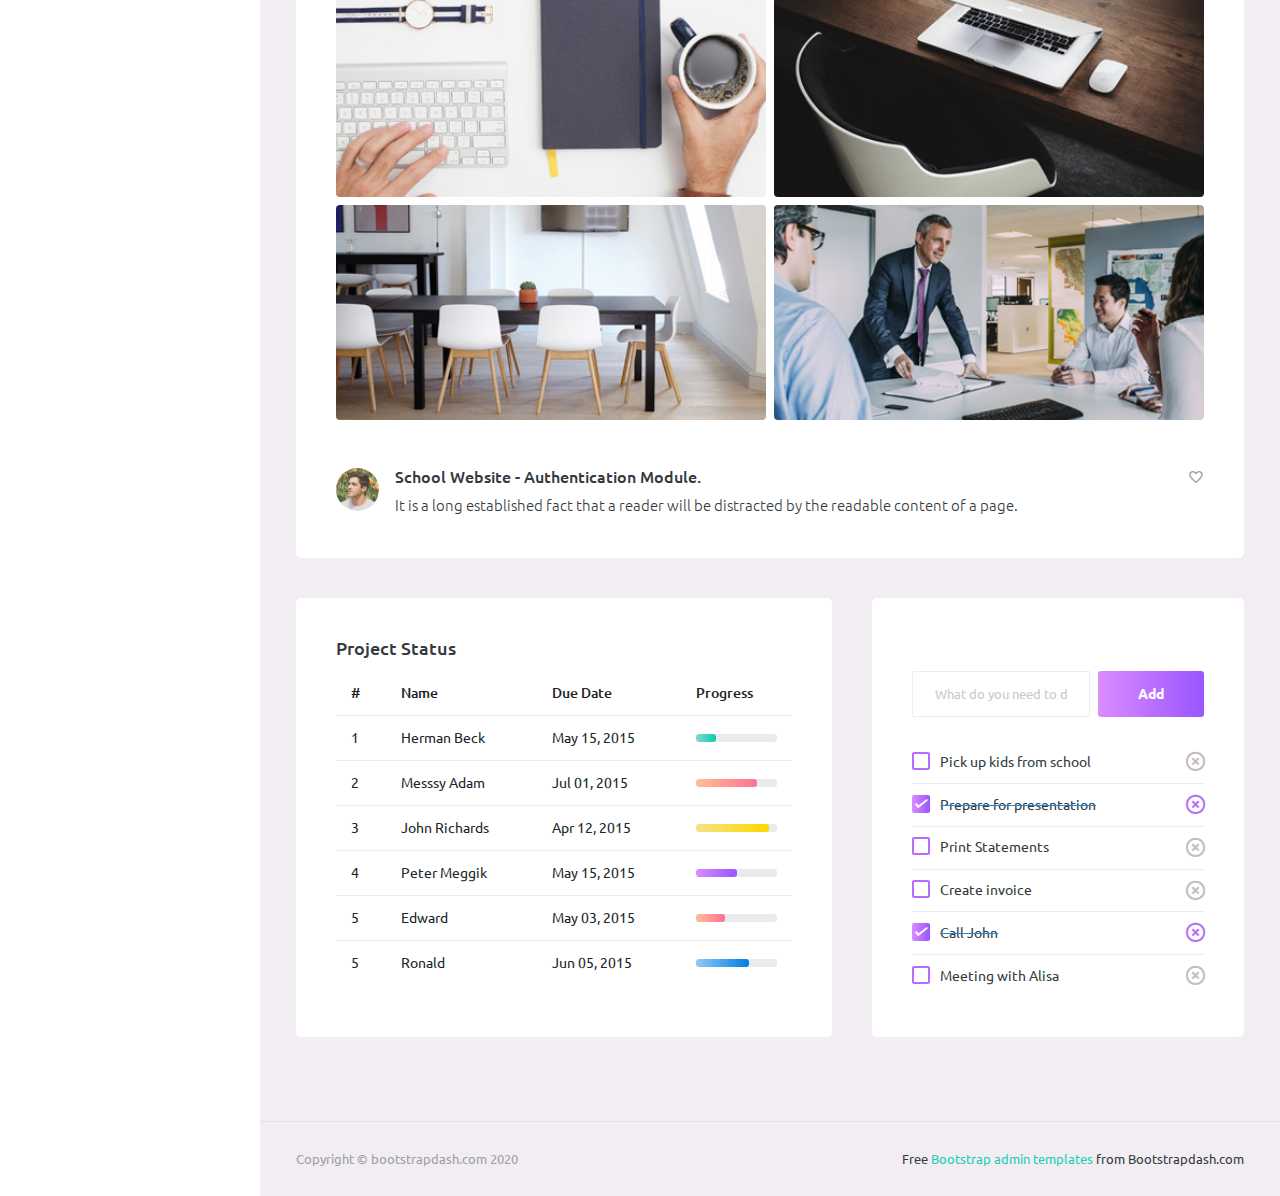
<file: asp.netcoreprojce/wwwroot/CoreWriterTema/index.html>
<!DOCTYPE html>
<html lang="en">
  <head>
    <!-- Required meta tags -->
    <meta charset="utf-8">
    <meta name="viewport" content="width=device-width, initial-scale=1, shrink-to-fit=no">
    <title>Purple Admin</title>
    <!-- plugins:css -->
    <link rel="stylesheet" href="assets/vendors/mdi/css/materialdesignicons.min.css">
    <link rel="stylesheet" href="assets/vendors/css/vendor.bundle.base.css">
    <!-- endinject -->
    <!-- Plugin css for this page -->
    <!-- End plugin css for this page -->
    <!-- inject:css -->
    <!-- endinject -->
    <!-- Layout styles -->
    <link rel="stylesheet" href="assets/css/style.css">
    <!-- End layout styles -->
    <link rel="shortcut icon" href="assets/images/favicon.ico" />
  </head>
  <body>
    <div class="container-scroller">
      <!-- partial:partials/_navbar.html -->
      <nav class="navbar default-layout-navbar col-lg-12 col-12 p-0 fixed-top d-flex flex-row">
        <div class="text-center navbar-brand-wrapper d-flex align-items-center justify-content-center">
          <a class="navbar-brand brand-logo" href="index.html"><img src="assets/images/logo.svg" alt="logo" /></a>
          <a class="navbar-brand brand-logo-mini" href="index.html"><img src="assets/images/logo-mini.svg" alt="logo" /></a>
        </div>
        <div class="navbar-menu-wrapper d-flex align-items-stretch">
          <button class="navbar-toggler navbar-toggler align-self-center" type="button" data-toggle="minimize">
            <span class="mdi mdi-menu"></span>
          </button>
          <div class="search-field d-none d-md-block">
            <form class="d-flex align-items-center h-100" action="#">
              <div class="input-group">
                <div class="input-group-prepend bg-transparent">
                  <i class="input-group-text border-0 mdi mdi-magnify"></i>
                </div>
                <input type="text" class="form-control bg-transparent border-0" placeholder="Search projects">
              </div>
            </form>
          </div>
          <ul class="navbar-nav navbar-nav-right">
            <li class="nav-item nav-profile dropdown">
              <a class="nav-link dropdown-toggle" id="profileDropdown" href="#" data-toggle="dropdown" aria-expanded="false">
                <div class="nav-profile-img">
                  <img src="assets/images/faces/face1.jpg" alt="image">
                  <span class="availability-status online"></span>
                </div>
                <div class="nav-profile-text">
                  <p class="mb-1 text-black">David Greymaax</p>
                </div>
              </a>
              <div class="dropdown-menu navbar-dropdown" aria-labelledby="profileDropdown">
                <a class="dropdown-item" href="#">
                  <i class="mdi mdi-cached mr-2 text-success"></i> Activity Log </a>
                <div class="dropdown-divider"></div>
                <a class="dropdown-item" href="#">
                  <i class="mdi mdi-logout mr-2 text-primary"></i> Signout </a>
              </div>
            </li>
            <li class="nav-item d-none d-lg-block full-screen-link">
              <a class="nav-link">
                <i class="mdi mdi-fullscreen" id="fullscreen-button"></i>
              </a>
            </li>
            <li class="nav-item dropdown">
              <a class="nav-link count-indicator dropdown-toggle" id="messageDropdown" href="#" data-toggle="dropdown" aria-expanded="false">
                <i class="mdi mdi-email-outline"></i>
                <span class="count-symbol bg-warning"></span>
              </a>
              <div class="dropdown-menu dropdown-menu-right navbar-dropdown preview-list" aria-labelledby="messageDropdown">
                <h6 class="p-3 mb-0">Messages</h6>
                <div class="dropdown-divider"></div>
                <a class="dropdown-item preview-item">
                  <div class="preview-thumbnail">
                    <img src="assets/images/faces/face4.jpg" alt="image" class="profile-pic">
                  </div>
                  <div class="preview-item-content d-flex align-items-start flex-column justify-content-center">
                    <h6 class="preview-subject ellipsis mb-1 font-weight-normal">Mark send you a message</h6>
                    <p class="text-gray mb-0"> 1 Minutes ago </p>
                  </div>
                </a>
                <div class="dropdown-divider"></div>
                <a class="dropdown-item preview-item">
                  <div class="preview-thumbnail">
                    <img src="assets/images/faces/face2.jpg" alt="image" class="profile-pic">
                  </div>
                  <div class="preview-item-content d-flex align-items-start flex-column justify-content-center">
                    <h6 class="preview-subject ellipsis mb-1 font-weight-normal">Cregh send you a message</h6>
                    <p class="text-gray mb-0"> 15 Minutes ago </p>
                  </div>
                </a>
                <div class="dropdown-divider"></div>
                <a class="dropdown-item preview-item">
                  <div class="preview-thumbnail">
                    <img src="assets/images/faces/face3.jpg" alt="image" class="profile-pic">
                  </div>
                  <div class="preview-item-content d-flex align-items-start flex-column justify-content-center">
                    <h6 class="preview-subject ellipsis mb-1 font-weight-normal">Profile picture updated</h6>
                    <p class="text-gray mb-0"> 18 Minutes ago </p>
                  </div>
                </a>
                <div class="dropdown-divider"></div>
                <h6 class="p-3 mb-0 text-center">4 new messages</h6>
              </div>
            </li>
            <li class="nav-item dropdown">
              <a class="nav-link count-indicator dropdown-toggle" id="notificationDropdown" href="#" data-toggle="dropdown">
                <i class="mdi mdi-bell-outline"></i>
                <span class="count-symbol bg-danger"></span>
              </a>
              <div class="dropdown-menu dropdown-menu-right navbar-dropdown preview-list" aria-labelledby="notificationDropdown">
                <h6 class="p-3 mb-0">Notifications</h6>
                <div class="dropdown-divider"></div>
                <a class="dropdown-item preview-item">
                  <div class="preview-thumbnail">
                    <div class="preview-icon bg-success">
                      <i class="mdi mdi-calendar"></i>
                    </div>
                  </div>
                  <div class="preview-item-content d-flex align-items-start flex-column justify-content-center">
                    <h6 class="preview-subject font-weight-normal mb-1">Event today</h6>
                    <p class="text-gray ellipsis mb-0"> Just a reminder that you have an event today </p>
                  </div>
                </a>
                <div class="dropdown-divider"></div>
                <a class="dropdown-item preview-item">
                  <div class="preview-thumbnail">
                    <div class="preview-icon bg-warning">
                      <i class="mdi mdi-settings"></i>
                    </div>
                  </div>
                  <div class="preview-item-content d-flex align-items-start flex-column justify-content-center">
                    <h6 class="preview-subject font-weight-normal mb-1">Settings</h6>
                    <p class="text-gray ellipsis mb-0"> Update dashboard </p>
                  </div>
                </a>
                <div class="dropdown-divider"></div>
                <a class="dropdown-item preview-item">
                  <div class="preview-thumbnail">
                    <div class="preview-icon bg-info">
                      <i class="mdi mdi-link-variant"></i>
                    </div>
                  </div>
                  <div class="preview-item-content d-flex align-items-start flex-column justify-content-center">
                    <h6 class="preview-subject font-weight-normal mb-1">Launch Admin</h6>
                    <p class="text-gray ellipsis mb-0"> New admin wow! </p>
                  </div>
                </a>
                <div class="dropdown-divider"></div>
                <h6 class="p-3 mb-0 text-center">See all notifications</h6>
              </div>
            </li>
            <li class="nav-item nav-logout d-none d-lg-block">
              <a class="nav-link" href="#">
                <i class="mdi mdi-power"></i>
              </a>
            </li>
            <li class="nav-item nav-settings d-none d-lg-block">
              <a class="nav-link" href="#">
                <i class="mdi mdi-format-line-spacing"></i>
              </a>
            </li>
          </ul>
          <button class="navbar-toggler navbar-toggler-right d-lg-none align-self-center" type="button" data-toggle="offcanvas">
            <span class="mdi mdi-menu"></span>
          </button>
        </div>
      </nav>
      <!-- partial -->
      <div class="container-fluid page-body-wrapper">
        <!-- partial:partials/_sidebar.html -->
        <nav class="sidebar sidebar-offcanvas" id="sidebar">
          <ul class="nav">
            <li class="nav-item nav-profile">
              <a href="#" class="nav-link">
                <div class="nav-profile-image">
                  <img src="assets/images/faces/face1.jpg" alt="profile">
                  <span class="login-status online"></span>
                  <!--change to offline or busy as needed-->
                </div>
                <div class="nav-profile-text d-flex flex-column">
                  <span class="font-weight-bold mb-2">David Grey. H</span>
                  <span class="text-secondary text-small">Project Manager</span>
                </div>
                <i class="mdi mdi-bookmark-check text-success nav-profile-badge"></i>
              </a>
            </li>
            <li class="nav-item">
              <a class="nav-link" href="index.html">
                <span class="menu-title">Dashboard</span>
                <i class="mdi mdi-home menu-icon"></i>
              </a>
            </li>
            <li class="nav-item">
              <a class="nav-link" data-toggle="collapse" href="#ui-basic" aria-expanded="false" aria-controls="ui-basic">
                <span class="menu-title">Basic UI Elements</span>
                <i class="menu-arrow"></i>
                <i class="mdi mdi-crosshairs-gps menu-icon"></i>
              </a>
              <div class="collapse" id="ui-basic">
                <ul class="nav flex-column sub-menu">
                  <li class="nav-item"> <a class="nav-link" href="pages/ui-features/buttons.html">Buttons</a></li>
                  <li class="nav-item"> <a class="nav-link" href="pages/ui-features/typography.html">Typography</a></li>
                </ul>
              </div>
            </li>
            <li class="nav-item">
              <a class="nav-link" href="pages/icons/mdi.html">
                <span class="menu-title">Icons</span>
                <i class="mdi mdi-contacts menu-icon"></i>
              </a>
            </li>
            <li class="nav-item">
              <a class="nav-link" href="pages/forms/basic_elements.html">
                <span class="menu-title">Forms</span>
                <i class="mdi mdi-format-list-bulleted menu-icon"></i>
              </a>
            </li>
            <li class="nav-item">
              <a class="nav-link" href="pages/charts/chartjs.html">
                <span class="menu-title">Charts</span>
                <i class="mdi mdi-chart-bar menu-icon"></i>
              </a>
            </li>
            <li class="nav-item">
              <a class="nav-link" href="pages/tables/basic-table.html">
                <span class="menu-title">Tables</span>
                <i class="mdi mdi-table-large menu-icon"></i>
              </a>
            </li>
            <li class="nav-item">
              <a class="nav-link" data-toggle="collapse" href="#general-pages" aria-expanded="false" aria-controls="general-pages">
                <span class="menu-title">Sample Pages</span>
                <i class="menu-arrow"></i>
                <i class="mdi mdi-medical-bag menu-icon"></i>
              </a>
              <div class="collapse" id="general-pages">
                <ul class="nav flex-column sub-menu">
                  <li class="nav-item"> <a class="nav-link" href="pages/samples/blank-page.html"> Blank Page </a></li>
                  <li class="nav-item"> <a class="nav-link" href="pages/samples/login.html"> Login </a></li>
                  <li class="nav-item"> <a class="nav-link" href="pages/samples/register.html"> Register </a></li>
                  <li class="nav-item"> <a class="nav-link" href="pages/samples/error-404.html"> 404 </a></li>
                  <li class="nav-item"> <a class="nav-link" href="pages/samples/error-500.html"> 500 </a></li>
                </ul>
              </div>
            </li>
            <li class="nav-item sidebar-actions">
              <span class="nav-link">
                <div class="border-bottom">
                  <h6 class="font-weight-normal mb-3">Projects</h6>
                </div>
                <button class="btn btn-block btn-lg btn-gradient-primary mt-4">+ Add a project</button>
                <div class="mt-4">
                  <div class="border-bottom">
                    <p class="text-secondary">Categories</p>
                  </div>
                  <ul class="gradient-bullet-list mt-4">
                    <li>Free</li>
                    <li>Pro</li>
                  </ul>
                </div>
              </span>
            </li>
          </ul>
        </nav>
        <!-- partial -->
        <div class="main-panel">
          <div class="content-wrapper">
            <div class="row" id="proBanner">
              <div class="col-12">
                <span class="d-flex align-items-center purchase-popup">
                  <p>Get tons of UI components, Plugins, multiple layouts, 20+ sample pages, and more!</p>
                  <a href="https://www.bootstrapdash.com/product/purple-bootstrap-admin-template?utm_source=organic&utm_medium=banner&utm_campaign=free-preview" target="_blank" class="btn download-button purchase-button ml-auto">Upgrade To Pro</a>
                  <i class="mdi mdi-close" id="bannerClose"></i>
                </span>
              </div>
            </div>
            <div class="page-header">
              <h3 class="page-title">
                <span class="page-title-icon bg-gradient-primary text-white mr-2">
                  <i class="mdi mdi-home"></i>
                </span> Dashboard
              </h3>
              <nav aria-label="breadcrumb">
                <ul class="breadcrumb">
                  <li class="breadcrumb-item active" aria-current="page">
                    <span></span>Overview <i class="mdi mdi-alert-circle-outline icon-sm text-primary align-middle"></i>
                  </li>
                </ul>
              </nav>
            </div>
            <div class="row">
              <div class="col-md-4 stretch-card grid-margin">
                <div class="card bg-gradient-danger card-img-holder text-white">
                  <div class="card-body">
                    <img src="assets/images/dashboard/circle.svg" class="card-img-absolute" alt="circle-image" />
                    <h4 class="font-weight-normal mb-3">Weekly Sales <i class="mdi mdi-chart-line mdi-24px float-right"></i>
                    </h4>
                    <h2 class="mb-5">$ 15,0000</h2>
                    <h6 class="card-text">Increased by 60%</h6>
                  </div>
                </div>
              </div>
              <div class="col-md-4 stretch-card grid-margin">
                <div class="card bg-gradient-info card-img-holder text-white">
                  <div class="card-body">
                    <img src="assets/images/dashboard/circle.svg" class="card-img-absolute" alt="circle-image" />
                    <h4 class="font-weight-normal mb-3">Weekly Orders <i class="mdi mdi-bookmark-outline mdi-24px float-right"></i>
                    </h4>
                    <h2 class="mb-5">45,6334</h2>
                    <h6 class="card-text">Decreased by 10%</h6>
                  </div>
                </div>
              </div>
              <div class="col-md-4 stretch-card grid-margin">
                <div class="card bg-gradient-success card-img-holder text-white">
                  <div class="card-body">
                    <img src="assets/images/dashboard/circle.svg" class="card-img-absolute" alt="circle-image" />
                    <h4 class="font-weight-normal mb-3">Visitors Online <i class="mdi mdi-diamond mdi-24px float-right"></i>
                    </h4>
                    <h2 class="mb-5">95,5741</h2>
                    <h6 class="card-text">Increased by 5%</h6>
                  </div>
                </div>
              </div>
            </div>
            <div class="row">
              <div class="col-md-7 grid-margin stretch-card">
                <div class="card">
                  <div class="card-body">
                    <div class="clearfix">
                      <h4 class="card-title float-left">Visit And Sales Statistics</h4>
                      <div id="visit-sale-chart-legend" class="rounded-legend legend-horizontal legend-top-right float-right"></div>
                    </div>
                    <canvas id="visit-sale-chart" class="mt-4"></canvas>
                  </div>
                </div>
              </div>
              <div class="col-md-5 grid-margin stretch-card">
                <div class="card">
                  <div class="card-body">
                    <h4 class="card-title">Traffic Sources</h4>
                    <canvas id="traffic-chart"></canvas>
                    <div id="traffic-chart-legend" class="rounded-legend legend-vertical legend-bottom-left pt-4"></div>
                  </div>
                </div>
              </div>
            </div>
            <div class="row">
              <div class="col-12 grid-margin">
                <div class="card">
                  <div class="card-body">
                    <h4 class="card-title">Recent Tickets</h4>
                    <div class="table-responsive">
                      <table class="table">
                        <thead>
                          <tr>
                            <th> Assignee </th>
                            <th> Subject </th>
                            <th> Status </th>
                            <th> Last Update </th>
                            <th> Tracking ID </th>
                          </tr>
                        </thead>
                        <tbody>
                          <tr>
                            <td>
                              <img src="assets/images/faces/face1.jpg" class="mr-2" alt="image"> David Grey
                            </td>
                            <td> Fund is not recieved </td>
                            <td>
                              <label class="badge badge-gradient-success">DONE</label>
                            </td>
                            <td> Dec 5, 2017 </td>
                            <td> WD-12345 </td>
                          </tr>
                          <tr>
                            <td>
                              <img src="assets/images/faces/face2.jpg" class="mr-2" alt="image"> Stella Johnson
                            </td>
                            <td> High loading time </td>
                            <td>
                              <label class="badge badge-gradient-warning">PROGRESS</label>
                            </td>
                            <td> Dec 12, 2017 </td>
                            <td> WD-12346 </td>
                          </tr>
                          <tr>
                            <td>
                              <img src="assets/images/faces/face3.jpg" class="mr-2" alt="image"> Marina Michel
                            </td>
                            <td> Website down for one week </td>
                            <td>
                              <label class="badge badge-gradient-info">ON HOLD</label>
                            </td>
                            <td> Dec 16, 2017 </td>
                            <td> WD-12347 </td>
                          </tr>
                          <tr>
                            <td>
                              <img src="assets/images/faces/face4.jpg" class="mr-2" alt="image"> John Doe
                            </td>
                            <td> Loosing control on server </td>
                            <td>
                              <label class="badge badge-gradient-danger">REJECTED</label>
                            </td>
                            <td> Dec 3, 2017 </td>
                            <td> WD-12348 </td>
                          </tr>
                        </tbody>
                      </table>
                    </div>
                  </div>
                </div>
              </div>
            </div>
            <div class="row">
              <div class="col-12 grid-margin stretch-card">
                <div class="card">
                  <div class="card-body">
                    <h4 class="card-title">Recent Updates</h4>
                    <div class="d-flex">
                      <div class="d-flex align-items-center mr-4 text-muted font-weight-light">
                        <i class="mdi mdi-account-outline icon-sm mr-2"></i>
                        <span>jack Menqu</span>
                      </div>
                      <div class="d-flex align-items-center text-muted font-weight-light">
                        <i class="mdi mdi-clock icon-sm mr-2"></i>
                        <span>October 3rd, 2018</span>
                      </div>
                    </div>
                    <div class="row mt-3">
                      <div class="col-6 pr-1">
                        <img src="assets/images/dashboard/img_1.jpg" class="mb-2 mw-100 w-100 rounded" alt="image">
                        <img src="assets/images/dashboard/img_4.jpg" class="mw-100 w-100 rounded" alt="image">
                      </div>
                      <div class="col-6 pl-1">
                        <img src="assets/images/dashboard/img_2.jpg" class="mb-2 mw-100 w-100 rounded" alt="image">
                        <img src="assets/images/dashboard/img_3.jpg" class="mw-100 w-100 rounded" alt="image">
                      </div>
                    </div>
                    <div class="d-flex mt-5 align-items-top">
                      <img src="assets/images/faces/face3.jpg" class="img-sm rounded-circle mr-3" alt="image">
                      <div class="mb-0 flex-grow">
                        <h5 class="mr-2 mb-2">School Website - Authentication Module.</h5>
                        <p class="mb-0 font-weight-light">It is a long established fact that a reader will be distracted by the readable content of a page.</p>
                      </div>
                      <div class="ml-auto">
                        <i class="mdi mdi-heart-outline text-muted"></i>
                      </div>
                    </div>
                  </div>
                </div>
              </div>
            </div>
            <div class="row">
              <div class="col-md-7 grid-margin stretch-card">
                <div class="card">
                  <div class="card-body">
                    <h4 class="card-title">Project Status</h4>
                    <div class="table-responsive">
                      <table class="table">
                        <thead>
                          <tr>
                            <th> # </th>
                            <th> Name </th>
                            <th> Due Date </th>
                            <th> Progress </th>
                          </tr>
                        </thead>
                        <tbody>
                          <tr>
                            <td> 1 </td>
                            <td> Herman Beck </td>
                            <td> May 15, 2015 </td>
                            <td>
                              <div class="progress">
                                <div class="progress-bar bg-gradient-success" role="progressbar" style="width: 25%" aria-valuenow="25" aria-valuemin="0" aria-valuemax="100"></div>
                              </div>
                            </td>
                          </tr>
                          <tr>
                            <td> 2 </td>
                            <td> Messsy Adam </td>
                            <td> Jul 01, 2015 </td>
                            <td>
                              <div class="progress">
                                <div class="progress-bar bg-gradient-danger" role="progressbar" style="width: 75%" aria-valuenow="75" aria-valuemin="0" aria-valuemax="100"></div>
                              </div>
                            </td>
                          </tr>
                          <tr>
                            <td> 3 </td>
                            <td> John Richards </td>
                            <td> Apr 12, 2015 </td>
                            <td>
                              <div class="progress">
                                <div class="progress-bar bg-gradient-warning" role="progressbar" style="width: 90%" aria-valuenow="90" aria-valuemin="0" aria-valuemax="100"></div>
                              </div>
                            </td>
                          </tr>
                          <tr>
                            <td> 4 </td>
                            <td> Peter Meggik </td>
                            <td> May 15, 2015 </td>
                            <td>
                              <div class="progress">
                                <div class="progress-bar bg-gradient-primary" role="progressbar" style="width: 50%" aria-valuenow="50" aria-valuemin="0" aria-valuemax="100"></div>
                              </div>
                            </td>
                          </tr>
                          <tr>
                            <td> 5 </td>
                            <td> Edward </td>
                            <td> May 03, 2015 </td>
                            <td>
                              <div class="progress">
                                <div class="progress-bar bg-gradient-danger" role="progressbar" style="width: 35%" aria-valuenow="35" aria-valuemin="0" aria-valuemax="100"></div>
                              </div>
                            </td>
                          </tr>
                          <tr>
                            <td> 5 </td>
                            <td> Ronald </td>
                            <td> Jun 05, 2015 </td>
                            <td>
                              <div class="progress">
                                <div class="progress-bar bg-gradient-info" role="progressbar" style="width: 65%" aria-valuenow="65" aria-valuemin="0" aria-valuemax="100"></div>
                              </div>
                            </td>
                          </tr>
                        </tbody>
                      </table>
                    </div>
                  </div>
                </div>
              </div>
              <div class="col-md-5 grid-margin stretch-card">
                <div class="card">
                  <div class="card-body">
                    <h4 class="card-title text-white">Todo</h4>
                    <div class="add-items d-flex">
                      <input type="text" class="form-control todo-list-input" placeholder="What do you need to do today?">
                      <button class="add btn btn-gradient-primary font-weight-bold todo-list-add-btn" id="add-task">Add</button>
                    </div>
                    <div class="list-wrapper">
                      <ul class="d-flex flex-column-reverse todo-list todo-list-custom">
                        <li>
                          <div class="form-check">
                            <label class="form-check-label">
                              <input class="checkbox" type="checkbox"> Meeting with Alisa </label>
                          </div>
                          <i class="remove mdi mdi-close-circle-outline"></i>
                        </li>
                        <li class="completed">
                          <div class="form-check">
                            <label class="form-check-label">
                              <input class="checkbox" type="checkbox" checked> Call John </label>
                          </div>
                          <i class="remove mdi mdi-close-circle-outline"></i>
                        </li>
                        <li>
                          <div class="form-check">
                            <label class="form-check-label">
                              <input class="checkbox" type="checkbox"> Create invoice </label>
                          </div>
                          <i class="remove mdi mdi-close-circle-outline"></i>
                        </li>
                        <li>
                          <div class="form-check">
                            <label class="form-check-label">
                              <input class="checkbox" type="checkbox"> Print Statements </label>
                          </div>
                          <i class="remove mdi mdi-close-circle-outline"></i>
                        </li>
                        <li class="completed">
                          <div class="form-check">
                            <label class="form-check-label">
                              <input class="checkbox" type="checkbox" checked> Prepare for presentation </label>
                          </div>
                          <i class="remove mdi mdi-close-circle-outline"></i>
                        </li>
                        <li>
                          <div class="form-check">
                            <label class="form-check-label">
                              <input class="checkbox" type="checkbox"> Pick up kids from school </label>
                          </div>
                          <i class="remove mdi mdi-close-circle-outline"></i>
                        </li>
                      </ul>
                    </div>
                  </div>
                </div>
              </div>
            </div>
          </div>
        
          <footer class="footer">
            <div class="container-fluid clearfix">
              <span class="text-muted d-block text-center text-sm-left d-sm-inline-block">Copyright © bootstrapdash.com 2020</span>
              <span class="float-none float-sm-right d-block mt-1 mt-sm-0 text-center"> Free <a href="https://www.bootstrapdash.com/bootstrap-admin-template/" target="_blank">Bootstrap admin templates </a> from Bootstrapdash.com</span>
            </div>
          </footer>
          <!-- partial -->
        </div>
        <!-- main-panel ends -->
      </div>
      <!-- page-body-wrapper ends -->
    </div>
    <!-- container-scroller -->
    <!-- plugins:js -->
    <script src="assets/vendors/js/vendor.bundle.base.js"></script>
    <!-- endinject -->
    <!-- Plugin js for this page -->
    <script src="assets/vendors/chart.js/Chart.min.js"></script>
    <!-- End plugin js for this page -->
    <!-- inject:js -->
    <script src="assets/js/off-canvas.js"></script>
    <script src="assets/js/hoverable-collapse.js"></script>
    <script src="assets/js/misc.js"></script>
    <!-- endinject -->
    <!-- Custom js for this page -->
    <script src="assets/js/dashboard.js"></script>
    <script src="assets/js/todolist.js"></script>
    <!-- End custom js for this page -->
  </body>
</html>
</file>
<file: asp.netcoreprojce/wwwroot/AdminTema/css/style.css>
@import url("https://fonts.googleapis.com/css?family=Open+Sans:300,400,600,700");
@import url("https://fonts.googleapis.com/css?family=Roboto:400,300,500,700");
/*
 *
 *   INSPINIA - Responsive Admin Theme
 *   version 2.8
 *
*/
@font-face {
  font-family: 'Glyphicons Halflings';
  src: url('../fonts/glyphicons-halflings-regular.eot');
  src: url('../fonts/glyphicons-halflings-regular.eot?#iefix') format('embedded-opentype'), url('../fonts/glyphicons-halflings-regular.woff2') format('woff2'), url('../fonts/glyphicons-halflings-regular.woff') format('woff'), url('../fonts/glyphicons-halflings-regular.ttf') format('truetype'), url('../fonts/glyphicons-halflings-regular.svg') format('svg');
}
.glyphicon {
  position: relative;
  top: 1px;
  display: inline-block;
  font-family: 'Glyphicons Halflings';
  font-style: normal;
  font-weight: normal;
  line-height: 1;
  -webkit-font-smoothing: antialiased;
  -moz-osx-font-smoothing: grayscale;
}
.glyphicon-asterisk:before {
  content: "\002a";
}
.glyphicon-plus:before {
  content: "\002b";
}
.glyphicon-euro:before,
.glyphicon-eur:before {
  content: "\20ac";
}
.glyphicon-minus:before {
  content: "\2212";
}
.glyphicon-cloud:before {
  content: "\2601";
}
.glyphicon-envelope:before {
  content: "\2709";
}
.glyphicon-pencil:before {
  content: "\270f";
}
.glyphicon-glass:before {
  content: "\e001";
}
.glyphicon-music:before {
  content: "\e002";
}
.glyphicon-search:before {
  content: "\e003";
}
.glyphicon-heart:before {
  content: "\e005";
}
.glyphicon-star:before {
  content: "\e006";
}
.glyphicon-star-empty:before {
  content: "\e007";
}
.glyphicon-user:before {
  content: "\e008";
}
.glyphicon-film:before {
  content: "\e009";
}
.glyphicon-th-large:before {
  content: "\e010";
}
.glyphicon-th:before {
  content: "\e011";
}
.glyphicon-th-list:before {
  content: "\e012";
}
.glyphicon-ok:before {
  content: "\e013";
}
.glyphicon-remove:before {
  content: "\e014";
}
.glyphicon-zoom-in:before {
  content: "\e015";
}
.glyphicon-zoom-out:before {
  content: "\e016";
}
.glyphicon-off:before {
  content: "\e017";
}
.glyphicon-signal:before {
  content: "\e018";
}
.glyphicon-cog:before {
  content: "\e019";
}
.glyphicon-trash:before {
  content: "\e020";
}
.glyphicon-home:before {
  content: "\e021";
}
.glyphicon-file:before {
  content: "\e022";
}
.glyphicon-time:before {
  content: "\e023";
}
.glyphicon-road:before {
  content: "\e024";
}
.glyphicon-download-alt:before {
  content: "\e025";
}
.glyphicon-download:before {
  content: "\e026";
}
.glyphicon-upload:before {
  content: "\e027";
}
.glyphicon-inbox:before {
  content: "\e028";
}
.glyphicon-play-circle:before {
  content: "\e029";
}
.glyphicon-repeat:before {
  content: "\e030";
}
.glyphicon-refresh:before {
  content: "\e031";
}
.glyphicon-list-alt:before {
  content: "\e032";
}
.glyphicon-lock:before {
  content: "\e033";
}
.glyphicon-flag:before {
  content: "\e034";
}
.glyphicon-headphones:before {
  content: "\e035";
}
.glyphicon-volume-off:before {
  content: "\e036";
}
.glyphicon-volume-down:before {
  content: "\e037";
}
.glyphicon-volume-up:before {
  content: "\e038";
}
.glyphicon-qrcode:before {
  content: "\e039";
}
.glyphicon-barcode:before {
  content: "\e040";
}
.glyphicon-tag:before {
  content: "\e041";
}
.glyphicon-tags:before {
  content: "\e042";
}
.glyphicon-book:before {
  content: "\e043";
}
.glyphicon-bookmark:before {
  content: "\e044";
}
.glyphicon-print:before {
  content: "\e045";
}
.glyphicon-camera:before {
  content: "\e046";
}
.glyphicon-font:before {
  content: "\e047";
}
.glyphicon-bold:before {
  content: "\e048";
}
.glyphicon-italic:before {
  content: "\e049";
}
.glyphicon-text-height:before {
  content: "\e050";
}
.glyphicon-text-width:before {
  content: "\e051";
}
.glyphicon-align-left:before {
  content: "\e052";
}
.glyphicon-align-center:before {
  content: "\e053";
}
.glyphicon-align-right:before {
  content: "\e054";
}
.glyphicon-align-justify:before {
  content: "\e055";
}
.glyphicon-list:before {
  content: "\e056";
}
.glyphicon-indent-left:before {
  content: "\e057";
}
.glyphicon-indent-right:before {
  content: "\e058";
}
.glyphicon-facetime-video:before {
  content: "\e059";
}
.glyphicon-picture:before {
  content: "\e060";
}
.glyphicon-map-marker:before {
  content: "\e062";
}
.glyphicon-adjust:before {
  content: "\e063";
}
.glyphicon-tint:before {
  content: "\e064";
}
.glyphicon-edit:before {
  content: "\e065";
}
.glyphicon-share:before {
  content: "\e066";
}
.glyphicon-check:before {
  content: "\e067";
}
.glyphicon-move:before {
  content: "\e068";
}
.glyphicon-step-backward:before {
  content: "\e069";
}
.glyphicon-fast-backward:before {
  content: "\e070";
}
.glyphicon-backward:before {
  content: "\e071";
}
.glyphicon-play:before {
  content: "\e072";
}
.glyphicon-pause:before {
  content: "\e073";
}
.glyphicon-stop:before {
  content: "\e074";
}
.glyphicon-forward:before {
  content: "\e075";
}
.glyphicon-fast-forward:before {
  content: "\e076";
}
.glyphicon-step-forward:before {
  content: "\e077";
}
.glyphicon-eject:before {
  content: "\e078";
}
.glyphicon-chevron-left:before {
  content: "\e079";
}
.glyphicon-chevron-right:before {
  content: "\e080";
}
.glyphicon-plus-sign:before {
  content: "\e081";
}
.glyphicon-minus-sign:before {
  content: "\e082";
}
.glyphicon-remove-sign:before {
  content: "\e083";
}
.glyphicon-ok-sign:before {
  content: "\e084";
}
.glyphicon-question-sign:before {
  content: "\e085";
}
.glyphicon-info-sign:before {
  content: "\e086";
}
.glyphicon-screenshot:before {
  content: "\e087";
}
.glyphicon-remove-circle:before {
  content: "\e088";
}
.glyphicon-ok-circle:before {
  content: "\e089";
}
.glyphicon-ban-circle:before {
  content: "\e090";
}
.glyphicon-arrow-left:before {
  content: "\e091";
}
.glyphicon-arrow-right:before {
  content: "\e092";
}
.glyphicon-arrow-up:before {
  content: "\e093";
}
.glyphicon-arrow-down:before {
  content: "\e094";
}
.glyphicon-share-alt:before {
  content: "\e095";
}
.glyphicon-resize-full:before {
  content: "\e096";
}
.glyphicon-resize-small:before {
  content: "\e097";
}
.glyphicon-exclamation-sign:before {
  content: "\e101";
}
.glyphicon-gift:before {
  content: "\e102";
}
.glyphicon-leaf:before {
  content: "\e103";
}
.glyphicon-fire:before {
  content: "\e104";
}
.glyphicon-eye-open:before {
  content: "\e105";
}
.glyphicon-eye-close:before {
  content: "\e106";
}
.glyphicon-warning-sign:before {
  content: "\e107";
}
.glyphicon-plane:before {
  content: "\e108";
}
.glyphicon-calendar:before {
  content: "\e109";
}
.glyphicon-random:before {
  content: "\e110";
}
.glyphicon-comment:before {
  content: "\e111";
}
.glyphicon-magnet:before {
  content: "\e112";
}
.glyphicon-chevron-up:before {
  content: "\e113";
}
.glyphicon-chevron-down:before {
  content: "\e114";
}
.glyphicon-retweet:before {
  content: "\e115";
}
.glyphicon-shopping-cart:before {
  content: "\e116";
}
.glyphicon-folder-close:before {
  content: "\e117";
}
.glyphicon-folder-open:before {
  content: "\e118";
}
.glyphicon-resize-vertical:before {
  content: "\e119";
}
.glyphicon-resize-horizontal:before {
  content: "\e120";
}
.glyphicon-hdd:before {
  content: "\e121";
}
.glyphicon-bullhorn:before {
  content: "\e122";
}
.glyphicon-bell:before {
  content: "\e123";
}
.glyphicon-certificate:before {
  content: "\e124";
}
.glyphicon-thumbs-up:before {
  content: "\e125";
}
.glyphicon-thumbs-down:before {
  content: "\e126";
}
.glyphicon-hand-right:before {
  content: "\e127";
}
.glyphicon-hand-left:before {
  content: "\e128";
}
.glyphicon-hand-up:before {
  content: "\e129";
}
.glyphicon-hand-down:before {
  content: "\e130";
}
.glyphicon-circle-arrow-right:before {
  content: "\e131";
}
.glyphicon-circle-arrow-left:before {
  content: "\e132";
}
.glyphicon-circle-arrow-up:before {
  content: "\e133";
}
.glyphicon-circle-arrow-down:before {
  content: "\e134";
}
.glyphicon-globe:before {
  content: "\e135";
}
.glyphicon-wrench:before {
  content: "\e136";
}
.glyphicon-tasks:before {
  content: "\e137";
}
.glyphicon-filter:before {
  content: "\e138";
}
.glyphicon-briefcase:before {
  content: "\e139";
}
.glyphicon-fullscreen:before {
  content: "\e140";
}
.glyphicon-dashboard:before {
  content: "\e141";
}
.glyphicon-paperclip:before {
  content: "\e142";
}
.glyphicon-heart-empty:before {
  content: "\e143";
}
.glyphicon-link:before {
  content: "\e144";
}
.glyphicon-phone:before {
  content: "\e145";
}
.glyphicon-pushpin:before {
  content: "\e146";
}
.glyphicon-usd:before {
  content: "\e148";
}
.glyphicon-gbp:before {
  content: "\e149";
}
.glyphicon-sort:before {
  content: "\e150";
}
.glyphicon-sort-by-alphabet:before {
  content: "\e151";
}
.glyphicon-sort-by-alphabet-alt:before {
  content: "\e152";
}
.glyphicon-sort-by-order:before {
  content: "\e153";
}
.glyphicon-sort-by-order-alt:before {
  content: "\e154";
}
.glyphicon-sort-by-attributes:before {
  content: "\e155";
}
.glyphicon-sort-by-attributes-alt:before {
  content: "\e156";
}
.glyphicon-unchecked:before {
  content: "\e157";
}
.glyphicon-expand:before {
  content: "\e158";
}
.glyphicon-collapse-down:before {
  content: "\e159";
}
.glyphicon-collapse-up:before {
  content: "\e160";
}
.glyphicon-log-in:before {
  content: "\e161";
}
.glyphicon-flash:before {
  content: "\e162";
}
.glyphicon-log-out:before {
  content: "\e163";
}
.glyphicon-new-window:before {
  content: "\e164";
}
.glyphicon-record:before {
  content: "\e165";
}
.glyphicon-save:before {
  content: "\e166";
}
.glyphicon-open:before {
  content: "\e167";
}
.glyphicon-saved:before {
  content: "\e168";
}
.glyphicon-import:before {
  content: "\e169";
}
.glyphicon-export:before {
  content: "\e170";
}
.glyphicon-send:before {
  content: "\e171";
}
.glyphicon-floppy-disk:before {
  content: "\e172";
}
.glyphicon-floppy-saved:before {
  content: "\e173";
}
.glyphicon-floppy-remove:before {
  content: "\e174";
}
.glyphicon-floppy-save:before {
  content: "\e175";
}
.glyphicon-floppy-open:before {
  content: "\e176";
}
.glyphicon-credit-card:before {
  content: "\e177";
}
.glyphicon-transfer:before {
  content: "\e178";
}
.glyphicon-cutlery:before {
  content: "\e179";
}
.glyphicon-header:before {
  content: "\e180";
}
.glyphicon-compressed:before {
  content: "\e181";
}
.glyphicon-earphone:before {
  content: "\e182";
}
.glyphicon-phone-alt:before {
  content: "\e183";
}
.glyphicon-tower:before {
  content: "\e184";
}
.glyphicon-stats:before {
  content: "\e185";
}
.glyphicon-sd-video:before {
  content: "\e186";
}
.glyphicon-hd-video:before {
  content: "\e187";
}
.glyphicon-subtitles:before {
  content: "\e188";
}
.glyphicon-sound-stereo:before {
  content: "\e189";
}
.glyphicon-sound-dolby:before {
  content: "\e190";
}
.glyphicon-sound-5-1:before {
  content: "\e191";
}
.glyphicon-sound-6-1:before {
  content: "\e192";
}
.glyphicon-sound-7-1:before {
  content: "\e193";
}
.glyphicon-copyright-mark:before {
  content: "\e194";
}
.glyphicon-registration-mark:before {
  content: "\e195";
}
.glyphicon-cloud-download:before {
  content: "\e197";
}
.glyphicon-cloud-upload:before {
  content: "\e198";
}
.glyphicon-tree-conifer:before {
  content: "\e199";
}
.glyphicon-tree-deciduous:before {
  content: "\e200";
}
.glyphicon-cd:before {
  content: "\e201";
}
.glyphicon-save-file:before {
  content: "\e202";
}
.glyphicon-open-file:before {
  content: "\e203";
}
.glyphicon-level-up:before {
  content: "\e204";
}
.glyphicon-copy:before {
  content: "\e205";
}
.glyphicon-paste:before {
  content: "\e206";
}
.glyphicon-alert:before {
  content: "\e209";
}
.glyphicon-equalizer:before {
  content: "\e210";
}
.glyphicon-king:before {
  content: "\e211";
}
.glyphicon-queen:before {
  content: "\e212";
}
.glyphicon-pawn:before {
  content: "\e213";
}
.glyphicon-bishop:before {
  content: "\e214";
}
.glyphicon-knight:before {
  content: "\e215";
}
.glyphicon-baby-formula:before {
  content: "\e216";
}
.glyphicon-tent:before {
  content: "\26fa";
}
.glyphicon-blackboard:before {
  content: "\e218";
}
.glyphicon-bed:before {
  content: "\e219";
}
.glyphicon-apple:before {
  content: "\f8ff";
}
.glyphicon-erase:before {
  content: "\e221";
}
.glyphicon-hourglass:before {
  content: "\231b";
}
.glyphicon-lamp:before {
  content: "\e223";
}
.glyphicon-duplicate:before {
  content: "\e224";
}
.glyphicon-piggy-bank:before {
  content: "\e225";
}
.glyphicon-scissors:before {
  content: "\e226";
}
.glyphicon-bitcoin:before {
  content: "\e227";
}
.glyphicon-btc:before {
  content: "\e227";
}
.glyphicon-xbt:before {
  content: "\e227";
}
.glyphicon-yen:before {
  content: "\00a5";
}
.glyphicon-jpy:before {
  content: "\00a5";
}
.glyphicon-ruble:before {
  content: "\20bd";
}
.glyphicon-rub:before {
  content: "\20bd";
}
.glyphicon-scale:before {
  content: "\e230";
}
.glyphicon-ice-lolly:before {
  content: "\e231";
}
.glyphicon-ice-lolly-tasted:before {
  content: "\e232";
}
.glyphicon-education:before {
  content: "\e233";
}
.glyphicon-option-horizontal:before {
  content: "\e234";
}
.glyphicon-option-vertical:before {
  content: "\e235";
}
.glyphicon-menu-hamburger:before {
  content: "\e236";
}
.glyphicon-modal-window:before {
  content: "\e237";
}
.glyphicon-oil:before {
  content: "\e238";
}
.glyphicon-grain:before {
  content: "\e239";
}
.glyphicon-sunglasses:before {
  content: "\e240";
}
.glyphicon-text-size:before {
  content: "\e241";
}
.glyphicon-text-color:before {
  content: "\e242";
}
.glyphicon-text-background:before {
  content: "\e243";
}
.glyphicon-object-align-top:before {
  content: "\e244";
}
.glyphicon-object-align-bottom:before {
  content: "\e245";
}
.glyphicon-object-align-horizontal:before {
  content: "\e246";
}
.glyphicon-object-align-left:before {
  content: "\e247";
}
.glyphicon-object-align-vertical:before {
  content: "\e248";
}
.glyphicon-object-align-right:before {
  content: "\e249";
}
.glyphicon-triangle-right:before {
  content: "\e250";
}
.glyphicon-triangle-left:before {
  content: "\e251";
}
.glyphicon-triangle-bottom:before {
  content: "\e252";
}
.glyphicon-triangle-top:before {
  content: "\e253";
}
.glyphicon-console:before {
  content: "\e254";
}
.glyphicon-superscript:before {
  content: "\e255";
}
.glyphicon-subscript:before {
  content: "\e256";
}
.glyphicon-menu-left:before {
  content: "\e257";
}
.glyphicon-menu-right:before {
  content: "\e258";
}
.glyphicon-menu-down:before {
  content: "\e259";
}
.glyphicon-menu-up:before {
  content: "\e260";
}
h1,
h2,
h3,
h4,
h5,
h6 {
  font-weight: 100;
}
.h1,
.h2,
.h3,
h1,
h2,
h3 {
  margin-top: 20px;
  margin-bottom: 10px;
}
h1 {
  font-size: 30px;
}
h2 {
  font-size: 24px;
}
h3 {
  font-size: 16px;
}
h4 {
  font-size: 14px;
}
h5 {
  font-size: 12px;
}
h6 {
  font-size: 10px;
}
h3,
h4,
h5 {
  margin-top: 5px;
  font-weight: 600;
}
.nav > li > a {
  color: #a7b1c2;
  font-weight: 600;
  padding: 14px 20px 14px 25px;
  display: block;
}
.nav.metismenu > li {
  display: block;
  width: 100%;
  position: relative;
}
.nav.metismenu .dropdown-menu > li > a {
  padding: 3px 20px;
  display: block;
}
.nav.navbar-right > li > a {
  color: #999c9e;
}
.nav > li.active > a {
  color: #ffffff;
}
.navbar-default .nav > li > a:hover,
.navbar-default .nav > li > a:focus {
  background-color: #293846;
  color: white;
}
.nav .open > a,
.nav .open > a:hover,
.nav .open > a:focus {
  background: #fff;
}
.nav.navbar-top-links > li > a:hover,
.nav.navbar-top-links > li > a:focus {
  background-color: transparent;
}
.nav > li > a i {
  margin-right: 6px;
}
.navbar {
  border: 0;
}
.navbar-default {
  background-color: transparent;
  border-color: #2f4050;
}
.navbar-top-links li {
  display: inline-block;
  align-self: center;
}
.navbar-top-links li:last-child {
  margin-right: 30px;
}
.body-small .navbar-top-links li:last-child {
  margin-right: 0;
}
.navbar-top-links li a {
  padding: 20px 10px;
  min-height: 50px;
}
.dropdown-menu {
  border: medium none;
  border-radius: 3px;
  box-shadow: 0 0 3px rgba(86, 96, 117, 0.7);
  display: none;
  float: left;
  font-size: 12px;
  left: 0;
  list-style: none outside none;
  padding: 0;
  position: absolute;
  text-shadow: none;
  top: 100%;
  z-index: 1000;
}
.dropdown-menu > li > a {
  border-radius: 3px;
  color: inherit;
  line-height: 25px;
  margin: 4px;
  text-align: left;
  font-weight: normal;
  display: block;
  padding: 3px 20px;
}
.dropdown-menu > li > a:focus,
.dropdown-menu > li > a:hover {
  color: #262626;
  text-decoration: none;
  background-color: #f5f5f5;
}
.dropdown-menu > .active > a,
.dropdown-menu > .active > a:focus,
.dropdown-menu > .active > a:hover {
  color: #fff;
  text-decoration: none;
  background-color: #1ab394;
  outline: 0;
}
.dropdown-menu > li > a.font-bold {
  font-weight: 600;
}
.navbar-top-links .dropdown-menu li {
  display: block;
}
.navbar-top-links .dropdown-menu li:last-child {
  margin-right: 0;
}
.navbar-top-links .dropdown-menu li a {
  padding: 3px 20px;
  min-height: 0;
}
.navbar-top-links .dropdown-menu li a div {
  white-space: normal;
}
.navbar-top-links .dropdown-messages,
.navbar-top-links .dropdown-tasks,
.navbar-top-links .dropdown-alerts {
  width: 310px;
  min-width: 0;
}
.navbar-top-links .dropdown-messages {
  margin-left: 5px;
}
.navbar-top-links .dropdown-tasks {
  margin-left: -59px;
}
.navbar-top-links .dropdown-alerts {
  margin-left: -123px;
}
.navbar-top-links .dropdown-user {
  right: 0;
  left: auto;
}
.dropdown-messages,
.dropdown-alerts {
  padding: 10px 10px 10px 10px;
}
.dropdown-messages li a,
.dropdown-alerts li a {
  font-size: 12px;
}
.dropdown-messages li em,
.dropdown-alerts li em {
  font-size: 10px;
}
.nav.navbar-top-links .dropdown-alerts a {
  font-size: 12px;
}
.nav-header {
  padding: 33px 25px;
  background-color: #2f4050;
  background-image: url("patterns/header-profile.png");
}
.caret {
  display: inline-block;
  width: 0;
  height: 0;
  margin-left: 2px;
  vertical-align: middle;
  border-top: 4px dashed;
  border-right: 4px solid transparent;
  border-left: 4px solid transparent;
}
.profile-element .dropdown-toggle::after {
  display: none;
}
.pace-done .nav-header {
  transition: all 0.4s;
}
ul.nav-second-level {
  background: #293846;
}
.nav > li.active {
  border-left: 4px solid #19aa8d;
  background: #293846;
}
.nav.nav-second-level > li.active {
  border: none;
}
.nav.nav-second-level.collapse[style] {
  height: auto !important;
}
.nav-header a {
  color: #DFE4ED;
}
.nav-header .text-muted {
  color: #8095a8 !important;
}
.minimalize-styl-2 {
  padding: 4px 12px;
  margin: 14px 5px 5px 20px;
  font-size: 14px;
  float: left;
}
.navbar-form-custom {
  float: left;
  height: 50px;
  padding: 0;
  width: 200px;
  display: block;
}
.navbar-form-custom .form-group {
  margin-bottom: 0;
}
.nav.navbar-top-links a {
  font-size: 14px;
}
.navbar-form-custom .form-control {
  background: none repeat scroll 0 0 rgba(0, 0, 0, 0);
  border: medium none;
  font-size: 14px;
  height: 60px;
  margin: 0;
  z-index: 2000;
}
.nav.navbar-top-links .dropdown-toggle::after {
  display: none;
}
@media (min-width: 768px) {
  .navbar-right {
    margin-right: -15px;
  }
}
.navbar.navbar-static-top {
  padding: 0;
  width: 100%;
  align-items: inherit;
}
.navbar-static-top .dropdown-menu {
  right: 0;
  left: auto;
}
.count-info .label {
  line-height: 12px;
  padding: 2px 5px;
  position: absolute;
  right: 6px;
  top: 12px;
}
.arrow {
  float: right;
}
.fa.arrow:before {
  content: "\f104";
}
.active > a > .fa.arrow:before {
  content: "\f107";
}
.nav-second-level li,
.nav-third-level li {
  border-bottom: none !important;
}
.nav-second-level li a {
  padding: 7px 10px 7px 10px;
  padding-left: 52px;
}
.fixed-sidebar.mini-navbar .nav-second-level.collapsing li a,
.nav-second-level.collapsing li a {
  min-width: 220px;
}
.body-small .nav-second-level.collapsing li a,
.mini-navbar .nav-second-level.collapsing li a {
  min-width: 140px;
}
.nav-third-level li a,
.fixed-sidebar.mini-navbar .nav-second-level li .nav-third-level li a {
  padding-left: 62px;
}
.nav-second-level li:last-child {
  padding-bottom: 10px;
}
body:not(.fixed-sidebar):not(.canvas-menu).mini-navbar .nav li:hover > .nav-second-level,
.mini-navbar .nav li:focus > .nav-second-level {
  display: block;
  border-radius: 0 2px 2px 0;
  min-width: 160px;
  height: auto;
}
body.mini-navbar .navbar-default .nav > li > .nav-second-level li a {
  font-size: 12px;
  border-radius: 3px;
}
.fixed-nav .slimScrollDiv #side-menu {
  padding-bottom: 60px;
}
.mini-navbar .nav-second-level li a {
  padding: 10px 10px 10px 15px;
}
.mini-navbar .nav .nav-second-level {
  position: absolute;
  left: 70px;
  top: 0;
  background-color: #2f4050;
  padding: 10px 10px 10px 10px;
  font-size: 12px;
}
.canvas-menu.mini-navbar .nav-second-level {
  background: #293846;
}
.mini-navbar li.active .nav-second-level {
  left: 65px;
}
.navbar-default .special_link a {
  background: #1ab394;
  color: white;
}
.navbar-default .special_link a:hover {
  background: #17987e !important;
  color: white;
}
.navbar-default .special_link a span.label {
  background: #fff;
  color: #1ab394;
}
.navbar-default .landing_link a {
  background: #1cc09f;
  color: white;
}
.navbar-default .landing_link a:hover {
  background: #1ab394 !important;
  color: white;
}
.navbar-default .landing_link a span.label {
  background: #fff;
  color: #1cc09f;
}
.logo-element {
  text-align: center;
  font-size: 18px;
  font-weight: 600;
  color: white;
  display: none;
  padding: 18px 0;
}
.pace-done .navbar-static-side,
.pace-done .nav-header,
.pace-done li.active,
.pace-done #page-wrapper,
.pace-done .footer {
  -webkit-transition: all 0.4s;
  -moz-transition: all 0.4s;
  -o-transition: all 0.4s;
  transition: all 0.4s;
}
.navbar-fixed-top {
  background: #fff;
  transition-duration: 0.4s;
  border-bottom: 1px solid #e7eaec !important;
  z-index: 2030;
  position: fixed;
  right: 0;
  left: 0;
  padding: 0;
  top:0
}
.navbar-fixed-top .navbar-form-custom .form-control { height: 50px}
.navbar-fixed-top,
.navbar-static-top {
  background: #f3f3f4;
}
.fixed-nav #wrapper {
  margin-top: 0;
}
.nav-tabs > li.active > a,
.nav-tabs > li.active > a:hover,
.nav-tabs > li.active > a:focus {
  -moz-border-bottom-colors: none;
  -moz-border-left-colors: none;
  -moz-border-right-colors: none;
  -moz-border-top-colors: none;
  background: none;
  border-color: #dddddd #dddddd rgba(0, 0, 0, 0);
  border-bottom: #f3f3f4;
  border-image: none;
  border-style: solid;
  border-width: 1px;
  color: #555555;
  cursor: default;
}
.nav.nav-tabs li {
  background: none;
  border: none;
}
body.fixed-nav #wrapper .navbar-static-side,
body.fixed-nav #wrapper #page-wrapper {
  margin-top: 60px;
}
body.top-navigation.fixed-nav #wrapper #page-wrapper {
  margin-top: 0;
}
body.fixed-nav.fixed-nav-basic .navbar-fixed-top {
  left: 220px;
}
body.fixed-nav.fixed-nav-basic.mini-navbar .navbar-fixed-top {
  left: 70px;
}
body.fixed-nav.fixed-nav-basic.fixed-sidebar.mini-navbar .navbar-fixed-top {
  left: 0;
}
body.fixed-nav.fixed-nav-basic #wrapper .navbar-static-side {
  margin-top: 0;
}
body.fixed-nav.fixed-nav-basic.body-small .navbar-fixed-top {
  left: 0;
}
body.fixed-nav.fixed-nav-basic.fixed-sidebar.mini-navbar.body-small .navbar-fixed-top {
  left: 220px;
}
.fixed-nav .minimalize-styl-2 {
  margin: 10px 5px 5px 15px;
}
.body-small .navbar-fixed-top {
  margin-left: 0;
}
body.mini-navbar .navbar-static-side {
  width: 70px;
}
body.mini-navbar .profile-element,
body.mini-navbar .nav-label,
body.mini-navbar .navbar-default .nav li a span {
  display: none;
}
body.canvas-menu .profile-element {
  display: block;
}
body:not(.fixed-sidebar):not(.canvas-menu).mini-navbar .nav-second-level {
  display: none;
}
body.mini-navbar .navbar-default .nav > li > a {
  font-size: 16px;
}
body.mini-navbar .logo-element {
  display: block;
}
body.canvas-menu .logo-element {
  display: none;
}
body.mini-navbar .nav-header {
  padding: 0;
  background-color: #1ab394;
}
body.canvas-menu .nav-header {
  padding: 33px 25px;
}
body.mini-navbar #page-wrapper {
  margin: 0 0 0 70px;
}
body.fixed-sidebar.mini-navbar .footer,
body.canvas-menu.mini-navbar .footer {
  margin: 0 0 0 0 !important;
}
body.canvas-menu.mini-navbar #page-wrapper,
body.canvas-menu.mini-navbar .footer {
  margin: 0 0 0 0;
}
body.fixed-sidebar .navbar-static-side,
body.canvas-menu .navbar-static-side {
  position: fixed;
  width: 220px;
  z-index: 2001;
  height: 100%;
}
body.fixed-sidebar.mini-navbar .navbar-static-side {
  width: 0;
}
body.fixed-sidebar.mini-navbar #page-wrapper {
  margin: 0 0 0 0;
}
body.body-small.fixed-sidebar.mini-navbar #page-wrapper {
  margin: 0 0 0 220px;
}
body.body-small.fixed-sidebar.mini-navbar .navbar-static-side {
  width: 220px;
}
.fixed-sidebar.mini-navbar .nav li:focus > .nav-second-level,
.canvas-menu.mini-navbar .nav li:focus > .nav-second-level {
  display: block;
  height: auto;
}
body.fixed-sidebar.mini-navbar .navbar-default .nav > li > .nav-second-level li a {
  font-size: 12px;
  border-radius: 3px;
}
body.canvas-menu.mini-navbar .navbar-default .nav > li > .nav-second-level li a {
  font-size: 13px;
  border-radius: 3px;
}
.fixed-sidebar.mini-navbar .nav-second-level li a,
.canvas-menu.mini-navbar .nav-second-level li a {
  padding: 10px 10px 10px 15px;
}
.fixed-sidebar.mini-navbar .nav-second-level,
.canvas-menu.mini-navbar .nav-second-level {
  position: relative;
  padding: 0;
  font-size: 13px;
}
.fixed-sidebar.mini-navbar li.active .nav-second-level,
.canvas-menu.mini-navbar li.active .nav-second-level {
  left: 0;
}
body.fixed-sidebar.mini-navbar .navbar-default .nav > li > a,
body.canvas-menu.mini-navbar .navbar-default .nav > li > a {
  font-size: 13px;
}
body.fixed-sidebar.mini-navbar .nav-label,
body.fixed-sidebar.mini-navbar .navbar-default .nav li a span,
body.canvas-menu.mini-navbar .nav-label,
body.canvas-menu.mini-navbar .navbar-default .nav li a span {
  display: inline;
}
body.canvas-menu.mini-navbar .navbar-default .nav li .profile-element a span {
  display: block;
}
.canvas-menu.mini-navbar .nav-second-level li a,
.fixed-sidebar.mini-navbar .nav-second-level li a {
  padding: 7px 10px 7px 52px;
}
.fixed-sidebar.mini-navbar .nav-second-level,
.canvas-menu.mini-navbar .nav-second-level {
  left: 0;
}
body.canvas-menu nav.navbar-static-side {
  z-index: 2001;
  background: #2f4050;
  height: 100%;
  position: fixed;
  display: none;
}
body.canvas-menu.mini-navbar nav.navbar-static-side {
  display: block;
  width: 220px;
}
.top-navigation #page-wrapper {
  margin-left: 0;
}
.top-navigation .navbar-nav .dropdown-menu > .active > a {
  background: white;
  color: #1ab394;
  font-weight: bold;
}
.white-bg .navbar-fixed-top,
.white-bg .navbar-static-top {
  background: #fff;
}
.top-navigation .navbar {
  margin-bottom: 0;
}
.top-navigation .nav > li > a {
  padding: 15px 20px;
  color: #676a6c;
}
.top-navigation .nav > li a:hover,
.top-navigation .nav > li a:focus {
  background: #fff;
  color: #1ab394;
}
.top-navigation .navbar .nav > li.active {
  background: #fff;
  border: none;
}
.top-navigation .nav > li.active > a {
  color: #1ab394;
}
.top-navigation .navbar-right {
  margin-right: 10px;
}
.top-navigation .navbar-nav .dropdown-menu {
  box-shadow: none;
  border: 1px solid #e7eaec;
}
.top-navigation .dropdown-menu > li > a {
  margin: 0;
  padding: 7px 20px;
}
.navbar .dropdown-menu {
  margin-top: 0;
}
.top-navigation .navbar-brand {
  background: #1ab394;
  color: #fff;
  padding: 15px 25px;
  font-size: 18px;
  line-height: 20px;
}
.top-navigation .navbar-top-links li:last-child {
  margin-right: 0;
}
.top-navigation.mini-navbar #page-wrapper,
.top-navigation.body-small.fixed-sidebar.mini-navbar #page-wrapper,
.mini-navbar .top-navigation #page-wrapper,
.body-small.fixed-sidebar.mini-navbar .top-navigation #page-wrapper,
.canvas-menu #page-wrapper {
  margin: 0;
}
.top-navigation.fixed-nav #wrapper,
.fixed-nav #wrapper.top-navigation {
  margin-top: 50px;
}
.top-navigation .footer.fixed {
  margin-left: 0 !important;
}
.top-navigation .wrapper.wrapper-content {
  padding: 40px;
}
.top-navigation.body-small .wrapper.wrapper-content,
.body-small .top-navigation .wrapper.wrapper-content {
  padding: 40px 0 40px 0;
}
.navbar-toggler {
  background-color: #1ab394;
  color: #fff;
  padding: 6px 12px;
  font-size: 14px;
  margin: 8px;
}
.top-navigation .navbar-nav .open .dropdown-menu > li > a,
.top-navigation .navbar-nav .open .dropdown-menu .dropdown-header {
  padding: 10px 15px 10px 20px;
}
@media (max-width: 768px) {
  .top-navigation .navbar-header {
    display: block;
    float: none;
  }
}
.menu-visible-lg,
.menu-visible-md {
  display: none !important;
}
@media (min-width: 1200px) {
  .menu-visible-lg {
    display: block !important;
  }
}
@media (min-width: 992px) {
  .menu-visible-md {
    display: block !important;
  }
}
@media (max-width: 767px) {
  .menu-visible-md {
    display: block !important;
  }
  .menu-visible-lg {
    display: block !important;
  }
}
button:focus {
  outline: 0 !important;
}
.btn {
  border-radius: 3px;
  font-size: inherit;
}
.btn:focus {
  box-shadow: none;
}
.btn-xs {
  font-size: 0.7rem;
  padding: 0.2rem 0.4rem;
}
.btn-group-sm > .btn,
.btn-sm {
  font-size: .8rem;
}
.float-e-margins .btn {
  margin-bottom: 5px;
}
.btn-w-m {
  min-width: 120px;
}
.btn-primary.btn-outline {
  color: #1ab394;
}
.btn-success.btn-outline {
  color: #1c84c6;
}
.btn-info.btn-outline {
  color: #23c6c8;
}
.btn-warning.btn-outline {
  color: #f8ac59;
}
.btn-danger.btn-outline {
  color: #ed5565;
}
.btn-primary.btn-outline:hover,
.btn-success.btn-outline:hover,
.btn-info.btn-outline:hover,
.btn-warning.btn-outline:hover,
.btn-danger.btn-outline:hover {
  color: #fff;
}
.btn.active,
.btn:active {
  background-image: none;
  outline: 0;
  -webkit-box-shadow: inset 0 3px 5px rgba(0, 0, 0, 0.125);
  box-shadow: inset 0 3px 5px rgba(0, 0, 0, 0.125);
}
.btn-primary {
  color: #fff;
  background-color: #1ab394;
  border-color: #1ab394;
}
.btn-primary:hover,
.btn-primary:focus,
.btn-primary.focus {
  background-color: #18a689;
  border-color: #18a689;
  color: #FFFFFF;
}
.btn-primary.disabled,
.btn-primary:disabled {
  color: #fff;
  background-color: #18a689;
  border-color: #18a689;
}
.btn-primary:not(:disabled):not(.disabled):active,
.btn-primary:not(:disabled):not(.disabled).active,
.show > .btn-primary.dropdown-toggle {
  color: #fff;
  background-color: #18a689;
  border-color: #18a689;
}
.btn-primary:not(:disabled):not(.disabled):active:focus,
.btn-primary:not(:disabled):not(.disabled).active:focus,
.show > .btn-primary.dropdown-toggle:focus {
  -webkit-box-shadow: inset 0 3px 5px rgba(0, 0, 0, 0.125);
  box-shadow: inset 0 3px 5px rgba(0, 0, 0, 0.125);
}
.btn-success {
  color: #fff;
  background-color: #1c84c6;
  border-color: #1c84c6;
}
.btn-success:hover,
.btn-success:focus,
.btn-success.focus {
  color: #fff;
  background-color: #1a7bb9;
  border-color: #1a7bb9;
}
.btn-success.disabled,
.btn-success:disabled {
  color: #fff;
  background-color: #1a7bb9;
  border-color: #1a7bb9;
}
.btn-success:not(:disabled):not(.disabled):active,
.btn-success:not(:disabled):not(.disabled).active,
.show > .btn-success.dropdown-toggle {
  color: #fff;
  background-color: #1a7bb9;
  border-color: #1a7bb9;
}
.btn-success:not(:disabled):not(.disabled):active:focus,
.btn-success:not(:disabled):not(.disabled).active:focus,
.show > .btn-success.dropdown-toggle:focus {
  -webkit-box-shadow: inset 0 3px 5px rgba(0, 0, 0, 0.125);
  box-shadow: inset 0 3px 5px rgba(0, 0, 0, 0.125);
}
.btn-info {
  color: #fff;
  background-color: #23c6c8;
  border-color: #23c6c8;
}
.btn-info:hover,
.btn-info:focus,
.btn-info.focus {
  color: #fff;
  background-color: #21b9bb;
  border-color: #21b9bb;
}
.btn-info.disabled,
.btn-info:disabled {
  color: #fff;
  background-color: #21b9bb;
  border-color: #21b9bb;
}
.btn-info:not(:disabled):not(.disabled):active,
.btn-info:not(:disabled):not(.disabled).active,
.show > .btn-info.dropdown-toggle {
  color: #fff;
  background-color: #21b9bb;
  border-color: #21b9bb;
}
.btn-info:not(:disabled):not(.disabled):active:focus,
.btn-info:not(:disabled):not(.disabled).active:focus,
.show > .btn-info.dropdown-toggle:focus {
  -webkit-box-shadow: inset 0 3px 5px rgba(0, 0, 0, 0.125);
  box-shadow: inset 0 3px 5px rgba(0, 0, 0, 0.125);
}
.btn-default {
  color: inherit;
  background: white;
  border: 1px solid #e7eaec;
}
.btn-default:hover,
.btn-default:focus,
.btn-default:active,
.btn-default.active,
.open .dropdown-toggle.btn-default,
.btn-default:active:focus,
.btn-default:active:hover,
.btn-default.active:hover,
.btn-default.active:focus {
  color: inherit;
  border: 1px solid #d2d2d2;
}
.btn-default:active,
.btn-default.active,
.open .dropdown-toggle.btn-default {
  box-shadow: 0 2px 5px rgba(0, 0, 0, 0.15) inset;
}
.btn-default.disabled,
.btn-default.disabled:hover,
.btn-default.disabled:focus,
.btn-default.disabled:active,
.btn-default.disabled.active,
.btn-default[disabled],
.btn-default[disabled]:hover,
.btn-default[disabled]:focus,
.btn-default[disabled]:active,
.btn-default.active[disabled],
fieldset[disabled] .btn-default,
fieldset[disabled] .btn-default:hover,
fieldset[disabled] .btn-default:focus,
fieldset[disabled] .btn-default:active,
fieldset[disabled] .btn-default.active {
  color: #cacaca;
}
.btn-warning {
  color: #ffffff;
  background-color: #f8ac59;
  border-color: #f8ac59;
}
.btn-warning:hover,
.btn-warning:focus,
.btn-warning.focus {
  color: #ffffff;
  background-color: #f7a54a;
  border-color: #f7a54a;
}
.btn-warning.disabled,
.btn-warning:disabled {
  color: #ffffff;
  background-color: #f7a54a;
  border-color: #f7a54a;
}
.btn-warning:not(:disabled):not(.disabled):active,
.btn-warning:not(:disabled):not(.disabled).active,
.show > .btn-warning.dropdown-toggle {
  color: #ffffff;
  background-color: #f7a54a;
  border-color: #f7a54a;
}
.btn-warning:not(:disabled):not(.disabled):active:focus,
.btn-warning:not(:disabled):not(.disabled).active:focus,
.show > .btn-warning.dropdown-toggle:focus {
  -webkit-box-shadow: inset 0 3px 5px rgba(0, 0, 0, 0.125);
  box-shadow: inset 0 3px 5px rgba(0, 0, 0, 0.125);
}
.btn-danger {
  color: #fff;
  background-color: #ed5565;
  border-color: #ed5565;
}
.btn-danger:hover,
.btn-danger:focus,
.btn-danger.focus {
  color: #fff;
  background-color: #ec4758;
  border-color: #ec4758;
}
.btn-danger.disabled,
.btn-danger:disabled {
  color: #fff;
  background-color: #ec4758;
  border-color: #ec4758;
}
.btn-danger:not(:disabled):not(.disabled):active,
.btn-danger:not(:disabled):not(.disabled).active,
.show > .btn-danger.dropdown-toggle {
  color: #fff;
  background-color: #ec4758;
  border-color: #ec4758;
}
.btn-danger:not(:disabled):not(.disabled):active:focus,
.btn-danger:not(:disabled):not(.disabled).active:focus,
.show > .btn-danger.dropdown-toggle:focus {
  -webkit-box-shadow: inset 0 3px 5px rgba(0, 0, 0, 0.125);
  box-shadow: inset 0 3px 5px rgba(0, 0, 0, 0.125);
}
.btn-link {
  color: inherit;
}
.btn-link:hover,
.btn-link:focus,
.btn-link:active,
.btn-link.active,
.open .dropdown-toggle.btn-link {
  color: #1ab394;
  text-decoration: none;
}
.btn-link:active,
.btn-link.active,
.open .dropdown-toggle.btn-link {
  background-image: none;
  box-shadow: none;
}
.btn-link.disabled,
.btn-link.disabled:hover,
.btn-link.disabled:focus,
.btn-link.disabled:active,
.btn-link.disabled.active,
.btn-link[disabled],
.btn-link[disabled]:hover,
.btn-link[disabled]:focus,
.btn-link[disabled]:active,
.btn-link.active[disabled],
fieldset[disabled] .btn-link,
fieldset[disabled] .btn-link:hover,
fieldset[disabled] .btn-link:focus,
fieldset[disabled] .btn-link:active,
fieldset[disabled] .btn-link.active {
  color: #cacaca;
}
.btn-white {
  color: inherit;
  background: white;
  border: 1px solid #e7eaec;
}
.btn-white:hover,
.btn-white:focus,
.btn-white:active,
.btn-white.active,
.open .dropdown-toggle.btn-white,
.btn-white:active:focus,
.btn-white:active:hover,
.btn-white.active:hover,
.btn-white.active:focus {
  color: inherit;
  border: 1px solid #d2d2d2;
}
.btn-white:active,
.btn-white.active {
  box-shadow: 0 2px 5px rgba(0, 0, 0, 0.15) inset;
}
.btn-white:active,
.btn-white.active,
.open .dropdown-toggle.btn-white {
  background-image: none;
}
.btn-white.disabled,
.btn-white.disabled:hover,
.btn-white.disabled:focus,
.btn-white.disabled:active,
.btn-white.disabled.active,
.btn-white[disabled],
.btn-white[disabled]:hover,
.btn-white[disabled]:focus,
.btn-white[disabled]:active,
.btn-white.active[disabled],
fieldset[disabled] .btn-white,
fieldset[disabled] .btn-white:hover,
fieldset[disabled] .btn-white:focus,
fieldset[disabled] .btn-white:active,
fieldset[disabled] .btn-white.active {
  color: #cacaca;
}
.form-control,
.form-control:focus,
.has-error .form-control:focus,
.has-success .form-control:focus,
.has-warning .form-control:focus,
.navbar-collapse,
.navbar-form,
.navbar-form-custom .form-control:focus,
.navbar-form-custom .form-control:hover,
.open .btn.dropdown-toggle,
.panel,
.popover,
.progress,
.progress-bar {
  box-shadow: none;
}
.btn-outline {
  color: inherit;
  background-color: transparent;
  transition: all .5s;
}
.btn-rounded {
  border-radius: 50px;
}
.btn-large-dim {
  width: 90px;
  height: 90px;
  font-size: 42px;
}
button.dim {
  display: inline-block;
  text-decoration: none;
  text-transform: uppercase;
  text-align: center;
  padding-top: 6px;
  margin-right: 10px;
  position: relative;
  cursor: pointer;
  border-radius: 5px;
  font-weight: 600;
  margin-bottom: 20px !important;
}
button.dim:active {
  top: 3px;
}
button.btn-primary.dim {
  box-shadow: inset 0 0 0 #16987e, 0 5px 0 0 #16987e, 0 10px 5px #999999 !important;
}
button.btn-primary.dim:active {
  box-shadow: inset 0 0 0 #16987e, 0 2px 0 0 #16987e, 0 5px 3px #999999 !important;
}
button.btn-default.dim {
  box-shadow: inset 0 0 0 #b3b3b3, 0 5px 0 0 #b3b3b3, 0 10px 5px #999999 !important;
}
button.btn-default.dim:active {
  box-shadow: inset 0 0 0 #b3b3b3, 0 2px 0 0 #b3b3b3, 0 5px 3px #999999 !important;
}
button.btn-warning.dim {
  box-shadow: inset 0 0 0 #f79d3c, 0 5px 0 0 #f79d3c, 0 10px 5px #999999 !important;
}
button.btn-warning.dim:active {
  box-shadow: inset 0 0 0 #f79d3c, 0 2px 0 0 #f79d3c, 0 5px 3px #999999 !important;
}
button.btn-info.dim {
  box-shadow: inset 0 0 0 #1eacae, 0 5px 0 0 #1eacae, 0 10px 5px #999999 !important;
}
button.btn-info.dim:active {
  box-shadow: inset 0 0 0 #1eacae, 0 2px 0 0 #1eacae, 0 5px 3px #999999 !important;
}
button.btn-success.dim {
  box-shadow: inset 0 0 0 #1872ab, 0 5px 0 0 #1872ab, 0 10px 5px #999999 !important;
}
button.btn-success.dim:active {
  box-shadow: inset 0 0 0 #1872ab, 0 2px 0 0 #1872ab, 0 5px 3px #999999 !important;
}
button.btn-danger.dim {
  box-shadow: inset 0 0 0 #ea394c, 0 5px 0 0 #ea394c, 0 10px 5px #999999 !important;
}
button.btn-danger.dim:active {
  box-shadow: inset 0 0 0 #ea394c, 0 2px 0 0 #ea394c, 0 5px 3px #999999 !important;
}
button.dim:before {
  font-size: 50px;
  line-height: 1em;
  font-weight: normal;
  color: #fff;
  display: block;
  padding-top: 10px;
}
button.dim:active:before {
  top: 7px;
  font-size: 50px;
}
.btn:focus {
  outline: none !important;
}
.label {
  background-color: #d1dade;
  color: #5e5e5e;
  font-family: 'Open Sans', 'Helvetica Neue', Helvetica, Arial, sans-serif;
  font-weight: 600;
  padding: 3px 8px;
  text-shadow: none;
  border-radius: 0.25em;
  line-height: 1;
  white-space: nowrap;
}
.nav .label,
.ibox .label {
  font-size: 10px;
}
.badge {
  background-color: #d1dade;
  color: #5e5e5e;
  font-family: 'Open Sans', 'Helvetica Neue', Helvetica, Arial, sans-serif;
  font-size: 11px;
  font-weight: 600;
  padding-bottom: 4px;
  padding-left: 6px;
  padding-right: 6px;
  text-shadow: none;
  white-space: nowrap;
}
.label-primary,
.badge-primary {
  background-color: #1ab394;
  color: #FFFFFF;
}
.label-success,
.badge-success {
  background-color: #1c84c6;
  color: #FFFFFF;
}
.label-warning,
.badge-warning {
  background-color: #f8ac59;
  color: #FFFFFF;
}
.label-warning-light,
.badge-warning-light {
  background-color: #f8ac59;
  color: #ffffff;
}
.label-danger,
.badge-danger {
  background-color: #ed5565;
  color: #FFFFFF;
}
.label-info,
.badge-info {
  background-color: #23c6c8;
  color: #FFFFFF;
}
.label-inverse,
.badge-inverse {
  background-color: #262626;
  color: #FFFFFF;
}
.label-white,
.badge-white {
  background-color: #FFFFFF;
  color: #5E5E5E;
}
.label-white,
.badge-disable {
  background-color: #2A2E36;
  color: #8B91A0;
}
/* TOOGLE SWICH */
.onoffswitch {
  position: relative;
  width: 64px;
  -webkit-user-select: none;
  -moz-user-select: none;
  -ms-user-select: none;
}
.onoffswitch-checkbox {
  display: none;
}
.onoffswitch-label {
  display: block;
  overflow: hidden;
  cursor: pointer;
  border: 2px solid #1ab394;
  border-radius: 2px;
}
.onoffswitch-inner {
  width: 200%;
  margin-left: -100%;
  -moz-transition: margin 0.3s ease-in 0s;
  -webkit-transition: margin 0.3s ease-in 0s;
  -o-transition: margin 0.3s ease-in 0s;
  transition: margin 0.3s ease-in 0s;
}
.onoffswitch-inner:before,
.onoffswitch-inner:after {
  float: left;
  width: 50%;
  height: 20px;
  padding: 0;
  line-height: 20px;
  font-size: 12px;
  color: white;
  font-family: Trebuchet, Arial, sans-serif;
  font-weight: bold;
  -moz-box-sizing: border-box;
  -webkit-box-sizing: border-box;
  box-sizing: border-box;
}
.onoffswitch-inner:before {
  content: "ON";
  padding-left: 10px;
  background-color: #1ab394;
  color: #FFFFFF;
}
.onoffswitch-inner:after {
  content: "OFF";
  padding-right: 10px;
  background-color: #FFFFFF;
  color: #999999;
  text-align: right;
}
.onoffswitch-switch {
  width: 20px;
  margin: 0;
  background: #FFFFFF;
  border: 2px solid #1ab394;
  border-radius: 2px;
  position: absolute;
  top: 0;
  bottom: 0;
  right: 44px;
  -moz-transition: all 0.3s ease-in 0s;
  -webkit-transition: all 0.3s ease-in 0s;
  -o-transition: all 0.3s ease-in 0s;
  transition: all 0.3s ease-in 0s;
}
.onoffswitch-checkbox:checked + .onoffswitch-label .onoffswitch-inner {
  margin-left: 0;
}
.onoffswitch-checkbox:checked + .onoffswitch-label .onoffswitch-switch {
  right: 0;
}
.onoffswitch-checkbox:disabled + .onoffswitch-label .onoffswitch-inner:before {
  background-color: #919191;
}
.onoffswitch-checkbox:disabled + .onoffswitch-label,
.onoffswitch-checkbox:disabled + .onoffswitch-label .onoffswitch-switch {
  border-color: #919191;
}
/* CHOSEN PLUGIN */
.chosen-container-single .chosen-single {
  background: #ffffff;
  box-shadow: none;
  -moz-box-sizing: border-box;
  border-radius: 2px;
  cursor: text;
  height: auto !important;
  margin: 0;
  min-height: 30px;
  overflow: hidden;
  padding: 4px 12px;
  position: relative;
  width: 100%;
}
.chosen-container-multi .chosen-choices li.search-choice {
  background: #f1f1f1;
  border: 1px solid #e5e6e7;
  border-radius: 2px;
  box-shadow: none;
  color: #333333;
  cursor: default;
  line-height: 13px;
  margin: 3px 0 3px 5px;
  padding: 3px 20px 3px 5px;
  position: relative;
}
/* Tags Input Plugin */
.bootstrap-tagsinput {
  border: 1px solid #e5e6e7;
  box-shadow: none;
}
/* PAGINATIN */
.pagination > .active > a,
.pagination > .active > span,
.pagination > .active > a:hover,
.pagination > .active > span:hover,
.pagination > .active > a:focus,
.pagination > .active > span:focus {
  border-color: #DDDDDD;
  cursor: default;
  z-index: 2;
}
.pagination > li > a,
.pagination > li > span {
  background-color: #FFFFFF;
  border: 1px solid #DDDDDD;
  color: inherit;
  float: left;
  line-height: 1.42857;
  margin-left: -1px;
  padding: 4px 10px;
  position: relative;
  text-decoration: none;
}
.page-item.active .page-link {
  background-color: #1ab394;
  border-color: #1ab394;
}
.page-link:focus {
  box-shadow: none;
}
.page-link:hover {
  color: #676a6c;
}
.pagination .footable-page.active a {
  background-color: #1ab394;
  border-color: #1ab394;
  color: white;
}
/* TOOLTIPS */
.tooltip-inner {
  background-color: #2f4050;
}
.tooltip.top .tooltip-arrow {
  border-top-color: #2f4050;
}
.tooltip.right .tooltip-arrow {
  border-right-color: #2f4050;
}
.tooltip.bottom .tooltip-arrow {
  border-bottom-color: #2f4050;
}
.tooltip.left .tooltip-arrow {
  border-left-color: #2f4050;
}
/* EASY PIE CHART*/
.easypiechart {
  position: relative;
  text-align: center;
}
.easypiechart .h2 {
  margin-left: 10px;
  margin-top: 10px;
  display: inline-block;
}
.easypiechart canvas {
  top: 0;
  left: 0;
}
.easypiechart .easypie-text {
  line-height: 1;
  position: absolute;
  top: 33px;
  width: 100%;
  z-index: 1;
}
.easypiechart img {
  margin-top: -4px;
}
.jqstooltip {
  -webkit-box-sizing: content-box;
  -moz-box-sizing: content-box;
  box-sizing: content-box;
}
/* FULLCALENDAR */
.fc-state-default {
  background-color: #ffffff;
  background-image: none;
  background-repeat: repeat-x;
  box-shadow: none;
  color: #333333;
  text-shadow: none;
}
.fc-state-default {
  border: 1px solid;
}
.fc-button {
  color: inherit;
  border: 1px solid #e7eaec;
  cursor: pointer;
  display: inline-block;
  height: 1.9em;
  line-height: 1.9em;
  overflow: hidden;
  padding: 0 0.6em;
  position: relative;
  white-space: nowrap;
}
.fc-state-active {
  background-color: #1ab394;
  border-color: #1ab394;
  color: #ffffff;
}
.fc-header-title h2 {
  font-size: 16px;
  font-weight: 600;
  color: inherit;
}
.fc-content .fc-widget-header,
.fc-content .fc-widget-content {
  border-color: #e7eaec;
  font-weight: normal;
}
.fc-border-separate tbody {
  background-color: #F8F8F8;
}
.fc-state-highlight {
  background: none repeat scroll 0 0 #FCF8E3;
}
.external-event {
  padding: 5px 10px;
  border-radius: 2px;
  cursor: pointer;
  margin-bottom: 5px;
}
.fc-ltr .fc-event-hori.fc-event-end,
.fc-rtl .fc-event-hori.fc-event-start {
  border-radius: 2px;
}
.fc-event,
.fc-agenda .fc-event-time,
.fc-event a {
  padding: 4px 6px;
  background-color: #1ab394;
  /* background color */
  border-color: #1ab394;
  /* border color */
}
.fc-event-time,
.fc-event-title {
  color: #717171;
  padding: 0 1px;
}
.ui-calendar .fc-event-time,
.ui-calendar .fc-event-title {
  color: #fff;
}
.fc-event-container a.fc-event {
  color: #fff;
}
/* Chat */
.chat-activity-list .chat-element {
  border-bottom: 1px solid #e7eaec;
}
.chat-element:first-child {
  margin-top: 0;
}
.chat-element {
  padding-bottom: 15px;
}
.chat-element,
.chat-element .media {
  margin-top: 15px;
}
.chat-element,
.media-body {
  overflow: hidden;
}
.chat-element .media-body {
  display: block;
  width: auto;
}
.chat-element > .float-left {
  margin-right: 10px;
}
.chat-element img.rounded-circle,
.dropdown-messages-box img.rounded-circle {
  width: 38px;
  height: 38px;
}
.chat-element .well {
  border: 1px solid #e7eaec;
  box-shadow: none;
  margin-top: 10px;
  margin-bottom: 5px;
  padding: 10px 20px;
  font-size: 11px;
  line-height: 16px;
}
.chat-element .actions {
  margin-top: 10px;
}
.chat-element .photos {
  margin: 10px 0;
}
.right.chat-element > .float-right {
  margin-left: 10px;
}
.chat-photo {
  max-height: 180px;
  border-radius: 4px;
  overflow: hidden;
  margin-right: 10px;
  margin-bottom: 10px;
}
.chat {
  margin: 0;
  padding: 0;
  list-style: none;
}
.chat li {
  margin-bottom: 10px;
  padding-bottom: 5px;
  border-bottom: 1px dotted #B3A9A9;
}
.chat li.left .chat-body {
  margin-left: 60px;
}
.chat li.right .chat-body {
  margin-right: 60px;
}
.chat li .chat-body p {
  margin: 0;
  color: #777777;
}
.panel .slidedown .glyphicon,
.chat .glyphicon {
  margin-right: 5px;
}
.chat-panel .panel-body {
  height: 350px;
  overflow-y: scroll;
}
/* LIST GROUP */
a.list-group-item.active,
a.list-group-item.active:hover,
a.list-group-item.active:focus {
  background-color: #1ab394;
  border-color: #1ab394;
  color: #FFFFFF;
  z-index: 2;
}
.list-group-item-heading {
  margin-top: 10px;
}
.list-group-item-text {
  margin: 0 0 10px;
  color: inherit;
  font-size: 12px;
  line-height: inherit;
}
.no-padding .list-group-item {
  border-left: none;
  border-right: none;
  border-bottom: none;
}
.no-padding .list-group-item:first-child {
  border-left: none;
  border-right: none;
  border-bottom: none;
  border-top: none;
}
.no-padding .list-group {
  margin-bottom: 0;
}
.list-group-item {
  background-color: inherit;
  border: 1px solid #e7eaec;
  display: block;
  margin-bottom: -1px;
  padding: 10px 15px;
  position: relative;
}
.elements-list .list-group-item {
  border-left: none;
  border-right: none;
  padding: 0;
}
.elements-list .list-group-item:first-child {
  border-left: none;
  border-right: none;
  border-top: none !important;
}
.elements-list .list-group {
  margin-bottom: 0;
}
.elements-list a {
  color: inherit;
}
.elements-list .list-group-item a.active,
.elements-list .list-group-item a:hover {
  background: #f3f3f4;
  color: inherit;
  border-color: #e7eaec;
  border-radius: 0;
}
.elements-list li.active {
  transition: none;
}
.elements-list .nav-link {
  padding: 15px 25px;
}
.element-detail-box {
  padding: 25px;
}
/* FLOT CHART  */
.flot-chart {
  display: block;
  height: 200px;
}
.widget .flot-chart.dashboard-chart {
  display: block;
  height: 120px;
  margin-top: 40px;
}
.flot-chart.dashboard-chart {
  display: block;
  height: 180px;
  margin-top: 40px;
}
.flot-chart-content {
  width: 100%;
  height: 100%;
}
.flot-chart-pie-content {
  width: 200px;
  height: 200px;
  margin: auto;
}
.jqstooltip {
  position: absolute;
  display: block;
  left: 0;
  top: 0;
  visibility: hidden;
  background: #2b303a;
  background-color: rgba(43, 48, 58, 0.8);
  color: white;
  text-align: left;
  white-space: nowrap;
  z-index: 10000;
  padding: 5px 5px 5px 5px;
  min-height: 22px;
  border-radius: 3px;
}
.jqsfield {
  color: white;
  text-align: left;
}
.fh-150 {
  height: 150px;
}
.fh-200 {
  height: 200px;
}
.h-150 {
  min-height: 150px;
}
.h-200 {
  min-height: 200px;
}
.h-300 {
  min-height: 300px;
}
.w-150 {
  min-width: 150px;
}
.w-200 {
  min-width: 200px;
}
.w-300 {
  min-width: 300px;
}
.legendLabel {
  padding-left: 5px;
}
.stat-list li:first-child {
  margin-top: 0;
}
.stat-list {
  list-style: none;
  padding: 0;
  margin: 0;
}
.stat-percent {
  float: right;
}
.stat-list li {
  margin-top: 15px;
  position: relative;
}
/* DATATABLES */
table.dataTable thead .sorting,
table.dataTable thead .sorting_asc:after,
table.dataTable thead .sorting_desc,
table.dataTable thead .sorting_asc_disabled,
table.dataTable thead .sorting_desc_disabled {
  background: transparent;
}
.dataTables_wrapper {
  padding-bottom: 30px;
}
.dataTables_length {
  float: left;
}
.dataTables_filter label {
  margin-right: 5px;
}
.html5buttons {
  float: right;
}
.html5buttons a {
  border: 1px solid #e7eaec;
  background: #fff;
  color: #676a6c;
  box-shadow: none;
  padding: 6px 8px;
  font-size: 12px;
}
.html5buttons a:hover,
.html5buttons a:focus:active {
  background-color: #eee;
  color: inherit;
  border-color: #d2d2d2;
}
div.dt-button-info {
  z-index: 100;
}
@media (max-width: 768px) {
  .html5buttons {
    float: none;
    margin-top: 10px;
  }
  .dataTables_length {
    float: none;
  }
}
/* CIRCLE */
.img-circle {
  border-radius: 50%;
}
.btn-circle {
  width: 30px;
  height: 30px;
  padding: 6px 0;
  border-radius: 15px;
  text-align: center;
  font-size: 12px;
  line-height: 1.428571429;
}
.btn-circle.btn-lg {
  width: 50px;
  height: 50px;
  padding: 10px 16px;
  border-radius: 25px;
  font-size: 18px;
  line-height: 1.33;
}
.btn-circle.btn-xl {
  width: 70px;
  height: 70px;
  padding: 10px 16px;
  border-radius: 35px;
  font-size: 24px;
  line-height: 1.33;
}
.show-grid [class^="col-"] {
  padding-top: 10px;
  padding-bottom: 10px;
  border: 1px solid #ddd;
  background-color: #eee !important;
}
.show-grid {
  margin: 15px 0;
}
/* ANIMATION */
.css-animation-box h1 {
  font-size: 44px;
}
.animation-efect-links a {
  padding: 4px 6px;
  font-size: 12px;
}
#animation_box {
  background-color: #f9f8f8;
  border-radius: 16px;
  width: 80%;
  margin: 0 auto;
  padding-top: 80px;
}
.animation-text-box {
  position: absolute;
  margin-top: 40px;
  left: 50%;
  margin-left: -100px;
  width: 200px;
}
.animation-text-info {
  position: absolute;
  margin-top: -60px;
  left: 50%;
  margin-left: -100px;
  width: 200px;
  font-size: 10px;
}
.animation-text-box h2 {
  font-size: 54px;
  font-weight: 600;
  margin-bottom: 5px;
}
.animation-text-box p {
  font-size: 12px;
  text-transform: uppercase;
}
/* PEACE */
.pace {
  -webkit-pointer-events: none;
  pointer-events: none;
  -webkit-user-select: none;
  -moz-user-select: none;
  user-select: none;
}
.pace-inactive {
  display: none;
}
.pace .pace-progress {
  background: #1ab394;
  position: fixed;
  z-index: 2040;
  top: 0;
  right: 100%;
  width: 100%;
  height: 2px;
}
.pace-inactive {
  display: none;
}
/* WIDGETS */
.widget {
  border-radius: 5px;
  padding: 15px 20px;
  margin-bottom: 10px;
  margin-top: 10px;
}
.widget.style1 h2 {
  font-size: 30px;
}
.widget h2,
.widget h3 {
  margin-top: 5px;
  margin-bottom: 0;
}
.widget-text-box {
  padding: 20px;
  border: 1px solid #e7eaec;
  background: #ffffff;
}
.widget-head-color-box {
  border-radius: 5px 5px 0 0;
  margin-top: 10px;
}
.widget .flot-chart {
  height: 100px;
}
.vertical-align div {
  display: inline-block;
  vertical-align: middle;
}
.vertical-align h2,
.vertical-align h3 {
  margin: 0;
}
.todo-list {
  list-style: none outside none;
  margin: 0;
  padding: 0;
  font-size: 14px;
}
.todo-list.small-list {
  font-size: 12px;
}
.todo-list.small-list > li {
  background: #f3f3f4;
  border-left: none;
  border-right: none;
  border-radius: 4px;
  color: inherit;
  margin-bottom: 2px;
  padding: 6px 6px 6px 12px;
}
.todo-list.small-list .btn-xs,
.todo-list.small-list .btn-group-xs > .btn {
  border-radius: 5px;
  font-size: 10px;
  line-height: 1.5;
  padding: 1px 2px 1px 5px;
}
.todo-list > li {
  background: #f3f3f4;
  border-left: 6px solid #e7eaec;
  border-right: 6px solid #e7eaec;
  border-radius: 4px;
  color: inherit;
  margin-bottom: 2px;
  padding: 10px;
}
.todo-list .handle {
  cursor: move;
  display: inline-block;
  font-size: 16px;
  margin: 0 5px;
}
.todo-list > li .label {
  font-size: 9px;
  margin-left: 10px;
}
.check-link {
  font-size: 16px;
}
.todo-completed {
  text-decoration: line-through;
}
.geo-statistic h1 {
  font-size: 36px;
  margin-bottom: 0;
}
.glyphicon.fa {
  font-family: "FontAwesome";
}
/* INPUTS */
.inline {
  display: inline-block !important;
}
.input-s-sm {
  width: 120px;
}
.input-s {
  width: 200px;
}
.form-control {
  font-size: 0.9rem;
}
select.form-control:not([size]):not([multiple]) {
  height: 2.05rem;
}
.input-sm,
.form-control-sm {
  height: 31px;
}
.input-s-lg {
  width: 250px;
}
.i-checks {
  padding-left: 0;
}
.form-control,
.single-line {
  background-color: #FFFFFF;
  background-image: none;
  border: 1px solid #e5e6e7;
  border-radius: 1px;
  color: inherit;
  display: block;
  padding: 6px 12px;
  transition: border-color 0.15s ease-in-out 0s, box-shadow 0.15s ease-in-out 0s;
  width: 100%;
}
.form-control:focus,
.single-line:focus {
  border-color: #1ab394;
}
.has-success .form-control,
.has-success .form-control:focus {
  border-color: #1ab394;
}
.has-warning .form-control,
.has-warning .form-control:focus {
  border-color: #f8ac59;
}
.has-error .form-control,
.has-error .form-control:focus {
  border-color: #ed5565;
}
.has-success .control-label {
  color: #1ab394;
}
.has-warning .control-label {
  color: #f8ac59;
}
.has-error .control-label {
  color: #ed5565;
}
.input-group-addon {
  background-color: #fff;
  border: 1px solid #E5E6E7;
  border-radius: 1px;
  color: inherit;
  font-size: 14px;
  font-weight: 400;
  line-height: 1;
  padding: 9px 12px 4px 12px;
  text-align: center;
}
.spinner-buttons.input-group-btn .btn-xs {
  line-height: 1.13;
}
.spinner-buttons.input-group-btn {
  width: 20%;
}
.noUi-connect {
  background: none repeat scroll 0 0 #1ab394;
  box-shadow: none;
}
.slider_red .noUi-connect {
  background: none repeat scroll 0 0 #ed5565;
  box-shadow: none;
}
/* UI Sortable */
.ui-sortable .ibox-title {
  cursor: move;
}
.ui-sortable-placeholder {
  border: 1px dashed #cecece !important;
  visibility: visible !important;
  background: #e7eaec;
}
.ibox.ui-sortable-placeholder {
  margin: 0 0 23px !important;
}
/* SWITCHES */
.onoffswitch {
  position: relative;
  width: 54px;
  -webkit-user-select: none;
  -moz-user-select: none;
  -ms-user-select: none;
}
.onoffswitch-checkbox {
  display: none;
}
.onoffswitch-label {
  display: block;
  overflow: hidden;
  cursor: pointer;
  border: 2px solid #1AB394;
  border-radius: 3px;
}
.onoffswitch-inner {
  display: block;
  width: 200%;
  margin-left: -100%;
  -moz-transition: margin 0.3s ease-in 0s;
  -webkit-transition: margin 0.3s ease-in 0s;
  -o-transition: margin 0.3s ease-in 0s;
  transition: margin 0.3s ease-in 0s;
}
.onoffswitch-inner:before,
.onoffswitch-inner:after {
  display: block;
  float: left;
  width: 50%;
  height: 16px;
  padding: 0;
  line-height: 16px;
  font-size: 10px;
  color: white;
  font-family: Trebuchet, Arial, sans-serif;
  font-weight: bold;
  -moz-box-sizing: border-box;
  -webkit-box-sizing: border-box;
  box-sizing: border-box;
}
.onoffswitch-inner:before {
  content: "ON";
  padding-left: 7px;
  background-color: #1AB394;
  color: #FFFFFF;
}
.onoffswitch-inner:after {
  content: "OFF";
  padding-right: 7px;
  background-color: #FFFFFF;
  color: #919191;
  text-align: right;
}
.onoffswitch-switch {
  display: block;
  width: 18px;
  margin: 0;
  background: #FFFFFF;
  border: 2px solid #1AB394;
  border-radius: 3px;
  position: absolute;
  top: 0;
  bottom: 0;
  right: 36px;
  -moz-transition: all 0.3s ease-in 0s;
  -webkit-transition: all 0.3s ease-in 0s;
  -o-transition: all 0.3s ease-in 0s;
  transition: all 0.3s ease-in 0s;
}
.onoffswitch-checkbox:checked + .onoffswitch-label .onoffswitch-inner {
  margin-left: 0;
}
.onoffswitch-checkbox:checked + .onoffswitch-label .onoffswitch-switch {
  right: 0;
}
/* jqGrid */
.ui-jqgrid {
  -moz-box-sizing: content-box;
}
.ui-jqgrid-btable {
  border-collapse: separate;
}
.ui-jqgrid-htable {
  border-collapse: separate;
}
.ui-jqgrid-titlebar {
  height: 40px;
  line-height: 15px;
  color: #676a6c;
  background-color: #F9F9F9;
  text-shadow: 0 1px 0 rgba(255, 255, 255, 0.5);
}
.ui-jqgrid .ui-jqgrid-title {
  float: left;
  margin: 1.1em 1em 0.2em;
}
.ui-jqgrid .ui-jqgrid-titlebar {
  position: relative;
  border-left: 0 solid;
  border-right: 0 solid;
  border-top: 0 solid;
}
.ui-widget-header {
  background: none;
  background-image: none;
  background-color: #f5f5f6;
  text-transform: uppercase;
  border-top-left-radius: 0;
  border-top-right-radius: 0;
}
.ui-jqgrid tr.ui-row-ltr td {
  border-right-color: inherit;
  border-right-style: solid;
  border-right-width: 1px;
  text-align: left;
  border-color: #DDDDDD;
  background-color: inherit;
}
.ui-search-toolbar input[type="text"] {
  font-size: 12px;
  height: 15px;
  border: 1px solid #CCCCCC;
  border-radius: 0;
}
.ui-state-default,
.ui-widget-content .ui-state-default,
.ui-widget-header .ui-state-default {
  background: #F9F9F9;
  border: 1px solid #DDDDDD;
  line-height: 15px;
  font-weight: bold;
  color: #676a6c;
  text-shadow: 0 1px 0 rgba(255, 255, 255, 0.5);
}
.ui-widget-content {
  box-sizing: content-box;
}
.ui-icon-triangle-1-n {
  background-position: 1px -16px;
}
.ui-jqgrid tr.ui-search-toolbar th {
  border-top-width: 0 !important;
  border-top-color: inherit !important;
  border-top-style: ridge !important;
}
.ui-state-hover,
.ui-widget-content .ui-state-hover,
.ui-state-focus,
.ui-widget-content .ui-state-focus,
.ui-widget-header .ui-state-focus {
  background: #f5f5f5;
  border-collapse: separate;
}
.ui-state-highlight,
.ui-widget-content .ui-state-highlight,
.ui-widget-header .ui-state-highlight {
  background: #f2fbff;
}
.ui-state-active,
.ui-widget-content .ui-state-active,
.ui-widget-header .ui-state-active {
  border: 1px solid #dddddd;
  background: #ffffff;
  font-weight: normal;
  color: #212121;
}
.ui-jqgrid .ui-pg-input {
  font-size: inherit;
  width: 50px;
  border: 1px solid #CCCCCC;
  height: 15px;
}
.ui-jqgrid .ui-pg-selbox {
  display: block;
  font-size: 1em;
  height: 25px;
  line-height: 18px;
  margin: 0;
  width: auto;
}
.ui-jqgrid .ui-pager-control {
  position: relative;
}
.ui-jqgrid .ui-jqgrid-pager {
  height: 32px;
  position: relative;
}
.ui-pg-table .navtable .ui-corner-all {
  border-radius: 0;
}
.ui-jqgrid .ui-pg-button:hover {
  padding: 1px;
  border: 0;
}
.ui-jqgrid .loading {
  position: absolute;
  top: 45%;
  left: 45%;
  width: auto;
  height: auto;
  z-index: 101;
  padding: 6px;
  margin: 5px;
  text-align: center;
  font-weight: bold;
  display: none;
  border-width: 2px !important;
  font-size: 11px;
}
.ui-jqgrid .form-control {
  height: 10px;
  width: auto;
  display: inline;
  padding: 10px 12px;
}
.ui-jqgrid-pager {
  height: 32px;
}
.ui-corner-all,
.ui-corner-top,
.ui-corner-left,
.ui-corner-tl {
  border-top-left-radius: 0;
}
.ui-corner-all,
.ui-corner-top,
.ui-corner-right,
.ui-corner-tr {
  border-top-right-radius: 0;
}
.ui-corner-all,
.ui-corner-bottom,
.ui-corner-left,
.ui-corner-bl {
  border-bottom-left-radius: 0;
}
.ui-corner-all,
.ui-corner-bottom,
.ui-corner-right,
.ui-corner-br {
  border-bottom-right-radius: 0;
}
.ui-widget-content {
  border: 1px solid #ddd;
}
.ui-jqgrid .ui-jqgrid-titlebar {
  padding: 0;
}
.ui-jqgrid .ui-jqgrid-titlebar {
  border-bottom: 1px solid #ddd;
}
.ui-jqgrid tr.jqgrow td {
  padding: 6px;
}
.ui-jqdialog .ui-jqdialog-titlebar {
  padding: 10px 10px;
}
.ui-jqdialog .ui-jqdialog-title {
  float: none !important;
}
.ui-jqdialog > .ui-resizable-se {
  position: absolute;
}
/* Nestable list */
.dd {
  position: relative;
  display: block;
  margin: 0;
  padding: 0;
  list-style: none;
  font-size: 13px;
  line-height: 20px;
}
.dd-list {
  display: block;
  position: relative;
  margin: 0;
  padding: 0;
  list-style: none;
}
.dd-list .dd-list {
  padding-left: 30px;
}
.dd-collapsed .dd-list {
  display: none;
}
.dd-item,
.dd-empty,
.dd-placeholder {
  display: block;
  position: relative;
  margin: 0;
  padding: 0;
  min-height: 20px;
  font-size: 13px;
  line-height: 20px;
}
.dd-handle {
  display: block;
  margin: 5px 0;
  padding: 5px 10px;
  color: #333;
  text-decoration: none;
  border: 1px solid #e7eaec;
  background: #f5f5f5;
  -webkit-border-radius: 3px;
  border-radius: 3px;
  box-sizing: border-box;
  -moz-box-sizing: border-box;
}
.dd-handle span {
  font-weight: bold;
}
.dd-handle:hover {
  background: #f0f0f0;
  cursor: pointer;
  font-weight: bold;
}
.dd-item > button {
  display: block;
  position: relative;
  cursor: pointer;
  float: left;
  width: 25px;
  height: 20px;
  margin: 5px 0;
  padding: 0;
  text-indent: 100%;
  white-space: nowrap;
  overflow: hidden;
  border: 0;
  background: transparent;
  font-size: 12px;
  line-height: 1;
  text-align: center;
  font-weight: bold;
}
.dd-item > button:before {
  content: '+';
  display: block;
  position: absolute;
  width: 100%;
  text-align: center;
  text-indent: 0;
}
.dd-item > button[data-action="collapse"]:before {
  content: '-';
}
#nestable2 .dd-item > button {
  font-family: FontAwesome;
  height: 34px;
  width: 33px;
  color: #c1c1c1;
}
#nestable2 .dd-item > button:before {
  content: "\f067";
}
#nestable2 .dd-item > button[data-action="collapse"]:before {
  content: "\f068";
}
.dd-placeholder,
.dd-empty {
  margin: 5px 0;
  padding: 0;
  min-height: 30px;
  background: #f2fbff;
  border: 1px dashed #b6bcbf;
  box-sizing: border-box;
  -moz-box-sizing: border-box;
}
.dd-empty {
  border: 1px dashed #bbb;
  min-height: 100px;
  background-color: #e5e5e5;
  background-image: -webkit-linear-gradient(45deg, #ffffff 25%, transparent 25%, transparent 75%, #ffffff 75%, #ffffff), -webkit-linear-gradient(45deg, #ffffff 25%, transparent 25%, transparent 75%, #ffffff 75%, #ffffff);
  background-image: -moz-linear-gradient(45deg, #ffffff 25%, transparent 25%, transparent 75%, #ffffff 75%, #ffffff), -moz-linear-gradient(45deg, #ffffff 25%, transparent 25%, transparent 75%, #ffffff 75%, #ffffff);
  background-image: linear-gradient(45deg, #ffffff 25%, transparent 25%, transparent 75%, #ffffff 75%, #ffffff), linear-gradient(45deg, #ffffff 25%, transparent 25%, transparent 75%, #ffffff 75%, #ffffff);
  background-size: 60px 60px;
  background-position: 0 0, 30px 30px;
}
.dd-dragel {
  position: absolute;
  z-index: 9999;
  pointer-events: none;
}
.dd-dragel > .dd-item .dd-handle {
  margin-top: 0;
}
.dd-dragel .dd-handle {
  -webkit-box-shadow: 2px 4px 6px 0 rgba(0, 0, 0, 0.1);
  box-shadow: 2px 4px 6px 0 rgba(0, 0, 0, 0.1);
}
/**
* Nestable Extras
*/
.nestable-lists {
  display: block;
  clear: both;
  padding: 30px 0;
  width: 100%;
  border: 0;
  border-top: 2px solid #ddd;
  border-bottom: 2px solid #ddd;
}
#nestable-menu {
  padding: 0;
  margin: 10px 0 20px 0;
}
#nestable-output,
#nestable2-output {
  width: 100%;
  font-size: 0.75em;
  line-height: 1.333333em;
  font-family: open sans, lucida grande, lucida sans unicode, helvetica, arial, sans-serif;
  padding: 5px;
  box-sizing: border-box;
  -moz-box-sizing: border-box;
}
#nestable2 .dd-handle {
  color: inherit;
  border: 1px dashed #e7eaec;
  background: #f3f3f4;
  padding: 10px;
}
#nestable2 span.label {
  margin-right: 10px;
}
#nestable-output,
#nestable2-output {
  font-size: 12px;
  padding: 25px;
  box-sizing: border-box;
  -moz-box-sizing: border-box;
}
/* CodeMirror */
.CodeMirror {
  border: 1px solid #eee;
  height: auto;
}
.CodeMirror-scroll {
  overflow-y: hidden;
  overflow-x: auto;
}
/* Google Maps */
.google-map {
  height: 300px;
}
/* Validation */
label.error {
  color: #cc5965;
  display: inline-block;
  margin-left: 5px;
}
.form-control.error {
  border: 1px dotted #cc5965;
}
/* ngGrid */
.gridStyle {
  border: 1px solid #d4d4d4;
  width: 100%;
  height: 400px;
}
.gridStyle2 {
  border: 1px solid #d4d4d4;
  width: 500px;
  height: 300px;
}
.ngH eaderCell {
  border-right: none;
  border-bottom: 1px solid #e7eaec;
}
.ngCell {
  border-right: none;
}
.ngTopPanel {
  background: #F5F5F6;
}
.ngRow.even {
  background: #f9f9f9;
}
.ngRow.selected {
  background: #EBF2F1;
}
.ngRow {
  border-bottom: 1px solid #e7eaec;
}
.ngCell {
  background-color: transparent;
}
.ngHeaderCell {
  border-right: none;
}
/* Toastr custom style */
#toast-container > div {
  -moz-box-shadow: 0 0 3px #999;
  -webkit-box-shadow: 0 0 3px #999;
  box-shadow: 0 0 3px #999;
  opacity: .9;
  -ms-filter: alpha(opacity=90);
  filter: alpha(opacity=90);
}
#toast-container > :hover {
  -moz-box-shadow: 0 0 4px #999;
  -webkit-box-shadow: 0 0 4px #999;
  box-shadow: 0 0 4px #999;
  opacity: 1;
  -ms-filter: alpha(opacity=100);
  filter: alpha(opacity=100);
  cursor: pointer;
}
.toast {
  background-color: #1ab394;
}
.toast-success {
  background-color: #1ab394;
}
.toast-error {
  background-color: #ed5565;
}
.toast-info {
  background-color: #23c6c8;
}
.toast-warning {
  background-color: #f8ac59;
}
.toast-top-full-width {
  margin-top: 20px;
}
.toast-bottom-full-width {
  margin-bottom: 20px;
}
/* Notifie */
.cg-notify-message.inspinia-notify {
  background: #fff;
  padding: 0;
  box-shadow: 0 0 1px rgba(0, 0, 0, 0.1), 0 2px 4px rgba(0, 0, 0, 0.2);
  -webkit-box-shadow: 0 0 1px rgba(0, 0, 0, 0.1), 0 2px 4px rgba(0, 0, 0, 0.2);
  -moz-box-shadow: 0 0 1px rgba(0, 0, 0, 0.1), 0 2px 4px rgba(0, 0, 0, 0.2);
  border: none;
  margin-top: 30px;
  color: inherit;
}
.inspinia-notify.alert-warning {
  border-left: 6px solid #f8ac59;
}
.inspinia-notify.alert-success {
  border-left: 6px solid #1c84c6;
}
.inspinia-notify.alert-danger {
  border-left: 6px solid #ed5565;
}
.inspinia-notify.alert-info {
  border-left: 6px solid #1ab394;
}
/* Image cropper style */
.img-container,
.img-preview {
  overflow: hidden;
  text-align: center;
  width: 100%;
}
.img-preview-sm {
  height: 130px;
  width: 200px;
}
/* Forum styles  */
.forum-post-container .media {
  margin: 10px 10px 10px 10px;
  padding: 20px 10px 20px 10px;
  border-bottom: 1px solid #f1f1f1;
}
.forum-avatar {
  float: left;
  margin-right: 20px;
  text-align: center;
  width: 110px;
}
.forum-avatar .rounded-circle {
  height: 48px;
  width: 48px;
}
.author-info {
  color: #676a6c;
  font-size: 11px;
  margin-top: 5px;
  text-align: center;
}
.forum-post-info {
  padding: 9px 12px 6px 12px;
  background: #f9f9f9;
  border: 1px solid #f1f1f1;
}
.media-body > .media {
  background: #f9f9f9;
  border-radius: 3px;
  border: 1px solid #f1f1f1;
}
.forum-post-container .media-body .photos {
  margin: 10px 0;
}
.forum-photo {
  max-width: 140px;
  border-radius: 3px;
}
.media-body > .media .forum-avatar {
  width: 70px;
  margin-right: 10px;
}
.media-body > .media .forum-avatar .rounded-circle {
  height: 38px;
  width: 38px;
}
.mid-icon {
  font-size: 66px;
}
.forum-item {
  margin: 10px 0;
  padding: 10px 0 20px;
  border-bottom: 1px solid #f1f1f1;
}
.views-number {
  font-size: 24px;
  line-height: 18px;
  font-weight: 400;
}
.forum-container,
.forum-post-container {
  padding: 30px !important;
}
.forum-item small {
  color: #999;
}
.forum-item .forum-sub-title {
  color: #999;
  margin-left: 50px;
}
.forum-title {
  margin: 15px 0 15px 0;
}
.forum-info {
  text-align: center;
}
.forum-desc {
  color: #999;
}
.forum-icon {
  float: left;
  width: 30px;
  margin-right: 20px;
  text-align: center;
}
a.forum-item-title {
  color: inherit;
  display: block;
  font-size: 18px;
  font-weight: 600;
}
a.forum-item-title:hover {
  color: inherit;
}
.forum-icon .fa {
  font-size: 30px;
  margin-top: 8px;
  color: #9b9b9b;
}
.forum-item.active .fa {
  color: #1ab394;
}
.forum-item.active a.forum-item-title {
  color: #1ab394;
}
@media (max-width: 992px) {
  .forum-info {
    margin: 15px 0 10px 0;
    /* Comment this is you want to show forum info in small devices */
    display: none;
  }
  .forum-desc {
    float: none !important;
  }
}
/* New Timeline style */
.vertical-container {
  /* this class is used to give a max-width to the element it is applied to, and center it horizontally when it reaches that max-width */
  width: 90%;
  max-width: 1170px;
  margin: 0 auto;
}
.vertical-container::after {
  /* clearfix */
  content: '';
  display: table;
  clear: both;
}
#vertical-timeline {
  position: relative;
  padding: 0;
  margin-top: 2em;
  margin-bottom: 2em;
}
#vertical-timeline::before {
  content: '';
  position: absolute;
  top: 0;
  left: 18px;
  height: 100%;
  width: 4px;
  background: #f1f1f1;
}
.vertical-timeline-content .btn {
  float: right;
}
#vertical-timeline.light-timeline:before {
  background: #e7eaec;
}
.dark-timeline .vertical-timeline-content:before {
  border-color: transparent #f5f5f5 transparent transparent;
}
.dark-timeline.center-orientation .vertical-timeline-content:before {
  border-color: transparent transparent transparent #f5f5f5;
}
.dark-timeline .vertical-timeline-block:nth-child(2n) .vertical-timeline-content:before,
.dark-timeline.center-orientation .vertical-timeline-block:nth-child(2n) .vertical-timeline-content:before {
  border-color: transparent #f5f5f5 transparent transparent;
}
.dark-timeline .vertical-timeline-content,
.dark-timeline.center-orientation .vertical-timeline-content {
  background: #f5f5f5;
}
@media only screen and (min-width: 1170px) {
  #vertical-timeline.center-orientation {
    margin-top: 3em;
    margin-bottom: 3em;
  }
  #vertical-timeline.center-orientation:before {
    left: 50%;
    margin-left: -2px;
  }
}
@media only screen and (max-width: 1170px) {
  .center-orientation.dark-timeline .vertical-timeline-content:before {
    border-color: transparent #f5f5f5 transparent transparent;
  }
}
.vertical-timeline-block {
  position: relative;
  margin: 2em 0;
}
.vertical-timeline-block:after {
  content: "";
  display: table;
  clear: both;
}
.vertical-timeline-block:first-child {
  margin-top: 0;
}
.vertical-timeline-block:last-child {
  margin-bottom: 0;
}
@media only screen and (min-width: 1170px) {
  .center-orientation .vertical-timeline-block {
    margin: 4em 0;
  }
  .center-orientation .vertical-timeline-block:first-child {
    margin-top: 0;
  }
  .center-orientation .vertical-timeline-block:last-child {
    margin-bottom: 0;
  }
}
.vertical-timeline-icon {
  position: absolute;
  top: 0;
  left: 0;
  width: 40px;
  height: 40px;
  border-radius: 50%;
  font-size: 16px;
  border: 3px solid #f1f1f1;
  text-align: center;
}
.vertical-timeline-icon i {
  display: block;
  width: 24px;
  height: 24px;
  position: relative;
  left: 50%;
  top: 50%;
  margin-left: -12px;
  margin-top: -9px;
}
@media only screen and (min-width: 1170px) {
  .center-orientation .vertical-timeline-icon {
    width: 50px;
    height: 50px;
    left: 50%;
    margin-left: -25px;
    -webkit-transform: translateZ(0);
    -webkit-backface-visibility: hidden;
    font-size: 19px;
  }
  .center-orientation .vertical-timeline-icon i {
    margin-left: -12px;
    margin-top: -10px;
  }
  .center-orientation .cssanimations .vertical-timeline-icon.is-hidden {
    visibility: hidden;
  }
}
.vertical-timeline-content {
  position: relative;
  margin-left: 60px;
  background: white;
  border-radius: 0.25em;
  padding: 1em;
}
.vertical-timeline-content:after {
  content: "";
  display: table;
  clear: both;
}
.vertical-timeline-content h2 {
  font-weight: 400;
  margin-top: 4px;
}
.vertical-timeline-content p {
  margin: 1em 0;
  line-height: 1.6;
}
.vertical-timeline-content .vertical-date {
  float: left;
  font-weight: 500;
}
.vertical-date small {
  color: #1ab394;
  font-weight: 400;
}
.vertical-timeline-content::before {
  content: '';
  position: absolute;
  top: 16px;
  right: 100%;
  height: 0;
  width: 0;
  border: 7px solid transparent;
  border-right: 7px solid white;
}
@media only screen and (min-width: 768px) {
  .vertical-timeline-content h2 {
    font-size: 18px;
  }
  .vertical-timeline-content p {
    font-size: 13px;
  }
}
@media only screen and (min-width: 1170px) {
  .center-orientation .vertical-timeline-content {
    margin-left: 0;
    padding: 1.6em;
    width: 45%;
  }
  .center-orientation .vertical-timeline-content::before {
    top: 24px;
    left: 100%;
    border-color: transparent;
    border-left-color: white;
  }
  .center-orientation .vertical-timeline-content .btn {
    float: left;
  }
  .center-orientation .vertical-timeline-content .vertical-date {
    position: absolute;
    width: 100%;
    left: 122%;
    top: 2px;
    font-size: 14px;
  }
  .center-orientation .vertical-timeline-block:nth-child(even) .vertical-timeline-content {
    float: right;
  }
  .center-orientation .vertical-timeline-block:nth-child(even) .vertical-timeline-content::before {
    top: 24px;
    left: auto;
    right: 100%;
    border-color: transparent;
    border-right-color: white;
  }
  .center-orientation .vertical-timeline-block:nth-child(even) .vertical-timeline-content .btn {
    float: right;
  }
  .center-orientation .vertical-timeline-block:nth-child(even) .vertical-timeline-content .vertical-date {
    left: auto;
    right: 122%;
    text-align: right;
  }
  .center-orientation .cssanimations .vertical-timeline-content.is-hidden {
    visibility: hidden;
  }
}
/* Tabs */
.tabs-container .panel-body {
  background: #fff;
  border: 1px solid #e7eaec;
  border-radius: 2px;
  padding: 20px;
  position: relative;
}
.tabs-container .nav-tabs > li.active > a,
.tabs-container .nav-tabs > li.active > a:hover,
.tabs-container .nav-tabs > li.active > a:focus {
  border: 1px solid #e7eaec;
  border-bottom-color: transparent;
  background-color: #fff;
}
.tabs-container .nav-tabs > li {
  float: left;
  margin-bottom: -1px;
}
.tabs-container .tab-pane .panel-body {
  border-top: none;
}
.tabs-container .nav-tabs > li.active > a,
.tabs-container .nav-tabs > li.active > a:hover,
.tabs-container .nav-tabs > li.active > a:focus {
  border: 1px solid #e7eaec;
  border-bottom-color: transparent;
}
.tabs-container .nav-tabs {
  border-bottom: 1px solid #e7eaec;
}
.tabs-container .tab-pane .panel-body {
  border-top: none;
}
.tabs-container .tabs-left .tab-pane .panel-body,
.tabs-container .tabs-right .tab-pane .panel-body {
  border-top: 1px solid #e7eaec;
}
.tabs-container .tabs-below > .nav-tabs,
.tabs-container .tabs-right > .nav-tabs,
.tabs-container .tabs-left > .nav-tabs {
  border-bottom: 0;
}
.tabs-container .tabs-left .panel-body {
  position: static;
}
.tabs-container .tabs-left > .nav-tabs,
.tabs-container .tabs-right > .nav-tabs {
  width: 20%;
}
.tabs-container .tabs-left .panel-body {
  width: 80%;
  margin-left: 20%;
}
.tabs-container .tabs-right .panel-body {
  width: 80%;
  margin-right: 20%;
}
.tabs-container .tab-content > .tab-pane,
.tabs-container .pill-content > .pill-pane {
  display: none;
}
.tabs-container .tab-content > .active,
.tabs-container .pill-content > .active {
  display: block;
}
.tabs-container .tabs-below > .nav-tabs {
  border-top: 1px solid #e7eaec;
}
.tabs-container .tabs-below > .nav-tabs > li {
  margin-top: -1px;
  margin-bottom: 0;
}
.tabs-container .tabs-below > .nav-tabs > li > a {
  -webkit-border-radius: 0 0 4px 4px;
  -moz-border-radius: 0 0 4px 4px;
  border-radius: 0 0 4px 4px;
}
.tabs-container .tabs-below > .nav-tabs > li > a:hover,
.tabs-container .tabs-below > .nav-tabs > li > a:focus {
  border-top-color: #e7eaec;
  border-bottom-color: transparent;
}
.tabs-container .tabs-left > .nav-tabs > li,
.tabs-container .tabs-right > .nav-tabs > li {
  float: none;
}
.tabs-container .tabs-left > .nav-tabs > li > a,
.tabs-container .tabs-right > .nav-tabs > li > a {
  min-width: 124px;
  margin-right: 0;
  margin-bottom: 3px;
}
.tabs-container .tabs-left > .nav-tabs {
  float: left;
  margin-right: 19px;
}
.tabs-container .tabs-left > .nav-tabs > li > a {
  margin-right: -1px;
  -webkit-border-radius: 4px 0 0 4px;
  -moz-border-radius: 4px 0 0 4px;
  border-radius: 4px 0 0 4px;
}
.tabs-container .tabs-left > .nav-tabs a.active,
.tabs-container .tabs-left > .nav-tabs a.active:hover,
.tabs-container .tabs-left > .nav-tabs a.active:focus {
  border-color: #e7eaec transparent #e7eaec #e7eaec;
}
.tabs-container .tabs-right > .nav-tabs {
  float: right;
  margin-left: 19px;
}
.tabs-container .tabs-right > .nav-tabs > li > a {
  margin-left: -1px;
  -webkit-border-radius: 0 4px 4px 0;
  -moz-border-radius: 0 4px 4px 0;
  border-radius: 0 4px 4px 0;
}
.tabs-container .tabs-right > .nav-tabs a.active,
.tabs-container .tabs-right > .nav-tabs a.active:hover,
.tabs-container .tabs-right > .nav-tabs a.active:focus {
  border-color: #e7eaec #e7eaec #e7eaec transparent;
  z-index: 1;
}
.tabs-container .tabs-right > .nav-tabs li {
  z-index: 1;
}
.nav-tabs .nav-link:not(.active):focus,
.nav-tabs .nav-link:not(.active):hover {
  border-color: transparent;
}
@media (max-width: 767px) {
  .tabs-container .nav-tabs > li {
    float: none !important;
  }
  .tabs-container .nav-tabs > li.active > a {
    border-bottom: 1px solid #e7eaec !important;
    margin: 0;
  }
}
/* jsvectormap */
.jvectormap-container {
  width: 100%;
  height: 100%;
  position: relative;
  overflow: hidden;
}
.jvectormap-tip {
  position: absolute;
  display: none;
  border: solid 1px #CDCDCD;
  border-radius: 3px;
  background: #292929;
  color: white;
  font-family: sans-serif, Verdana;
  font-size: smaller;
  padding: 5px;
}
.jvectormap-zoomin,
.jvectormap-zoomout,
.jvectormap-goback {
  position: absolute;
  left: 10px;
  border-radius: 3px;
  background: #1ab394;
  padding: 3px;
  color: white;
  cursor: pointer;
  line-height: 10px;
  text-align: center;
  box-sizing: content-box;
}
.jvectormap-zoomin,
.jvectormap-zoomout {
  width: 10px;
  height: 10px;
}
.jvectormap-zoomin {
  top: 10px;
}
.jvectormap-zoomout {
  top: 30px;
}
.jvectormap-goback {
  bottom: 10px;
  z-index: 1000;
  padding: 6px;
}
.jvectormap-spinner {
  position: absolute;
  left: 0;
  top: 0;
  right: 0;
  bottom: 0;
  background: center no-repeat url([data-uri]);
}
.jvectormap-legend-title {
  font-weight: bold;
  font-size: 14px;
  text-align: center;
}
.jvectormap-legend-cnt {
  position: absolute;
}
.jvectormap-legend-cnt-h {
  bottom: 0;
  right: 0;
}
.jvectormap-legend-cnt-v {
  top: 0;
  right: 0;
}
.jvectormap-legend {
  background: black;
  color: white;
  border-radius: 3px;
}
.jvectormap-legend-cnt-h .jvectormap-legend {
  float: left;
  margin: 0 10px 10px 0;
  padding: 3px 3px 1px 3px;
}
.jvectormap-legend-cnt-h .jvectormap-legend .jvectormap-legend-tick {
  float: left;
}
.jvectormap-legend-cnt-v .jvectormap-legend {
  margin: 10px 10px 0 0;
  padding: 3px;
}
.jvectormap-legend-cnt-h .jvectormap-legend-tick {
  width: 40px;
}
.jvectormap-legend-cnt-h .jvectormap-legend-tick-sample {
  height: 15px;
}
.jvectormap-legend-cnt-v .jvectormap-legend-tick-sample {
  height: 20px;
  width: 20px;
  display: inline-block;
  vertical-align: middle;
}
.jvectormap-legend-tick-text {
  font-size: 12px;
}
.jvectormap-legend-cnt-h .jvectormap-legend-tick-text {
  text-align: center;
}
.jvectormap-legend-cnt-v .jvectormap-legend-tick-text {
  display: inline-block;
  vertical-align: middle;
  line-height: 20px;
  padding-left: 3px;
}
/*Slick Carousel */
.slick-prev:before,
.slick-next:before {
  color: #1ab394 !important;
}
/* Payments */
.payment-card {
  background: #ffffff;
  padding: 20px;
  margin-bottom: 25px;
  border: 1px solid #e7eaec;
}
.payment-icon-big {
  font-size: 60px;
  color: #d1dade;
}
.payments-method.panel-group .panel + .panel {
  margin-top: -1px;
}
.payments-method .panel-heading {
  padding: 15px;
  background-color: #f3f3f4;
}
.payments-method .panel-default {
  border: 1px solid #e7eaec;
}
.payments-method .panel {
  border-radius: 0;
}
.payments-method .panel-heading h5 {
  margin-bottom: 5px;
}
.payments-method .panel-heading i {
  font-size: 26px;
}
/* Select2 custom styles */
.select2-container--default .select2-selection--single,
.select2-container--default .select2-selection--multiple {
  border-color: #e7eaec;
}
.select2-container--default.select2-container--focus .select2-selection--single,
.select2-container--default.select2-container--focus .select2-selection--multiple {
  border-color: #1ab394;
}
.select2-container--default .select2-results__option--highlighted[aria-selected] {
  background-color: #1ab394;
}
.select2-container--default .select2-search--dropdown .select2-search__field {
  border-color: #e7eaec;
}
.select2-dropdown {
  border-color: #e7eaec;
}
.select2-dropdown input:focus {
  outline: none;
}
.select2-selection {
  outline: none;
}
.ui-select-container.ui-select-bootstrap .ui-select-choices-row.active > a {
  background-color: #1ab394;
}
/* Tour */
.tour-tour .btn.btn-default {
  background-color: #ffffff;
  border: 1px solid #d2d2d2;
  color: inherit;
}
.tour-step-backdrop {
  z-index: 2101;
}
.tour-backdrop {
  z-index: 2100;
  opacity: .7;
}
.popover[class*=tour-] {
  z-index: 2100;
}
.popover-header {
  margin-top: 0;
}
body.tour-open .animated {
  animation-fill-mode: initial;
}
.tour-tour .btn.btn-secondary {
  background-color: #ffffff;
  border: 1px solid #d2d2d2;
  color: inherit;
}
/* Resizable */
.resizable-panels .ibox {
  clear: none;
  margin: 10px;
  float: left;
  overflow: hidden;
  min-height: 150px;
  min-width: 150px;
}
.resizable-panels .ibox .ibox-content {
  height: calc(100% - 49px);
}
.ui-resizable-helper {
  background: rgba(211, 211, 211, 0.4);
}
/* Wizard step fix */
.wizard > .content > .body {
  position: relative;
}
/* PDF js style */
.pdf-toolbar {
  max-width: 600px;
  margin: 0 auto;
}
/* Dropzone */
.dropzone {
  min-height: 140px;
  border: 1px dashed #1ab394;
  background: white;
  padding: 20px 20px;
}
.dropzone .dz-message {
  font-size: 16px;
}
/* Activity stream */
.stream {
  position: relative;
  padding: 10px 0;
}
.stream:first-child .stream-badge:before {
  top: 10px;
}
.stream:last-child .stream-badge:before {
  height: 30px;
}
.stream .stream-badge {
  width: 50px;
}
.stream .stream-badge i {
  border: 1px solid #e7eaec;
  border-radius: 50%;
  padding: 6px;
  color: #808486;
  position: absolute;
  background-color: #ffffff;
  left: 8px;
}
.stream .stream-badge i.fa-circle {
  color: #ced0d1;
}
.stream .stream-badge i.bg-success {
  color: #ffffff;
  background-color: #1c84c6;
  border-color: #1c84c6;
}
.stream .stream-badge i.bg-primary {
  color: #ffffff;
  background-color: #1ab394;
  border-color: #1ab394;
}
.stream .stream-badge i.bg-warning {
  color: #ffffff;
  background-color: #f8ac59;
  border-color: #f8ac59;
}
.stream .stream-badge i.bg-info {
  color: #ffffff;
  background-color: #23c6c8;
  border-color: #23c6c8;
}
.stream .stream-badge i.bg-danger {
  color: #ffffff;
  background-color: #ed5565;
  border-color: #ed5565;
}
.stream .stream-badge:before {
  content: '';
  width: 1px;
  background-color: #e7eaec;
  position: absolute;
  top: 0;
  bottom: 0;
  left: 20px;
}
.stream .stream-info {
  font-size: 12px;
  margin-bottom: 5px;
}
.stream .stream-info img {
  border-radius: 50%;
  width: 18px;
  height: 18px;
  margin-right: 2px;
  margin-top: -4px;
}
.stream .stream-info .date {
  color: #9a9d9f;
  font-size: 80%;
}
.stream .stream-panel {
  margin-left: 55px;
}
.stream-small {
  margin: 10px 0;
}
.stream-small .label {
  padding: 2px 6px;
  margin-right: 2px;
}
/* Code */
pre {
  display: block;
  padding: 9.5px;
  margin: 0 0 10px;
  font-size: 13px;
  line-height: 1.42857143;
  color: #333;
  word-break: break-all;
  word-wrap: break-word;
  background-color: #eff2f3;
  border: 1px solid #d1dade;
  border-radius: 2px;
}
code,
kbd,
pre,
samp {
  font-family: Menlo, Monaco, Consolas, "Courier New", monospace;
}
.sidebar-panel {
  width: 220px;
  background: #ebebed;
  padding: 10px 20px;
  position: absolute;
  right: 0;
}
.sidebar-panel .feed-element img.rounded-circle {
  width: 32px;
  height: 32px;
}
.sidebar-panel .feed-element,
.media-body,
.sidebar-panel p {
  font-size: 12px;
}
.sidebar-panel .feed-element {
  margin-top: 20px;
  padding-bottom: 0;
}
.sidebar-panel .list-group {
  margin-bottom: 10px;
}
.sidebar-panel .list-group .list-group-item {
  padding: 5px 0;
  font-size: 12px;
  border: 0;
}
.sidebar-content .wrapper,
.wrapper.sidebar-content {
  padding-right: 230px !important;
}
.body-small .sidebar-content .wrapper,
.body-small .wrapper.sidebar-content {
  padding-right: 20px !important;
}
#right-sidebar {
  background-color: #fff;
  border-left: 1px solid #e7eaec;
  border-top: 1px solid #e7eaec;
  overflow: hidden;
  position: fixed;
  top: 60px;
  width: 260px !important;
  z-index: 1009;
  bottom: 0;
  right: -260px;
}
#right-sidebar.sidebar-open {
  right: 0;
}
#right-sidebar.sidebar-open.sidebar-top {
  top: 0;
  border-top: none;
}
.sidebar-container ul.nav-tabs {
  border: none;
}
.sidebar-container ul.nav-tabs.navs-4 li {
  width: 25%;
}
.sidebar-container ul.nav-tabs.navs-3 li {
  width: 33.3333%;
}
.sidebar-container ul.nav-tabs.navs-2 li {
  width: 50%;
}
.sidebar-container ul.nav-tabs li {
  border: none;
}
.sidebar-container ul.nav-tabs li a {
  border: none;
  padding: 12px 10px;
  margin: 0;
  border-radius: 0;
  background: #2f4050;
  color: #fff;
  text-align: center;
  border-right: 1px solid #334556;
}
.sidebar-container ul.nav-tabs li.active a {
  border: none;
  background: #f9f9f9;
  color: #676a6c;
  font-weight: bold;
}
.sidebar-container .nav-tabs > li.active > a:hover,
.sidebar-container .nav-tabs > li.active > a:focus {
  border: none;
}
.sidebar-container ul.sidebar-list {
  margin: 0;
  padding: 0;
}
.sidebar-container ul.sidebar-list li {
  border-bottom: 1px solid #e7eaec;
  padding: 15px 20px;
  list-style: none;
  font-size: 12px;
}
.sidebar-container .sidebar-message:nth-child(2n+2) {
  background: #f9f9f9;
}
.sidebar-container ul.sidebar-list li a {
  text-decoration: none;
  color: inherit;
}
.sidebar-container .sidebar-content {
  padding: 15px 20px;
  font-size: 12px;
}
.sidebar-container .sidebar-title {
  background: #f9f9f9;
  padding: 20px;
  border-bottom: 1px solid #e7eaec;
}
.sidebar-container .sidebar-title h3 {
  margin-bottom: 3px;
  padding-left: 2px;
}
.sidebar-container .tab-content h4 {
  margin-bottom: 5px;
}
.sidebar-container .sidebar-message > a > .float-left {
  margin-right: 10px;
}
.sidebar-container .sidebar-message > a {
  text-decoration: none;
  color: inherit;
}
.sidebar-container .sidebar-message {
  padding: 15px 20px;
}
.sidebar-container .sidebar-message .media-body {
  display: block;
  width: auto;
}
.sidebar-container .sidebar-message .message-avatar {
  height: 38px;
  width: 38px;
  border-radius: 50%;
}
.sidebar-container .setings-item {
  padding: 15px 20px;
  border-bottom: 1px solid #e7eaec;
}
body {
  font-family: "open sans", "Helvetica Neue", Helvetica, Arial, sans-serif;
  background-color: #2f4050;
  font-size: 13px;
  color: #676a6c;
  overflow-x: hidden;
}
html,
body {
  height: 100%;
}
body.full-height-layout #wrapper,
body.full-height-layout #page-wrapper {
  height: 100%;
}
#page-wrapper {
  min-height: auto;
}
body.boxed-layout {
  background: url('patterns/shattered.png');
}
body.boxed-layout #wrapper {
  background-color: #2f4050;
  max-width: 1200px;
  margin: 0 auto;
  -webkit-box-shadow: 0 0 5px 0 rgba(0, 0, 0, 0.75);
  -moz-box-shadow: 0 0 5px 0 rgba(0, 0, 0, 0.75);
  box-shadow: 0 0 5px 0 rgba(0, 0, 0, 0.75);
}
.top-navigation.boxed-layout #wrapper,
.boxed-layout #wrapper.top-navigation {
  max-width: 1300px !important;
}
.block {
  display: block;
}
.clear {
  display: block;
  overflow: hidden;
}
a {
  color: #337ab7;
  cursor: pointer;
}
a:hover,
a:focus {
  text-decoration: none;
}
.border-bottom {
  border-bottom: 1px solid #e7eaec !important;
}
.font-bold {
  font-weight: 600;
}
.font-normal {
  font-weight: 400;
}
.text-uppercase {
  text-transform: uppercase;
}
.font-italic {
  font-style: italic;
}
.b-r {
  border-right: 1px solid #e7eaec;
}
.hr-line-dashed {
  border-top: 1px dashed #e7eaec;
  color: #ffffff;
  background-color: #ffffff;
  height: 1px;
  margin: 20px 0;
}
.hr-line-solid {
  border-bottom: 1px solid #e7eaec;
  background-color: rgba(0, 0, 0, 0);
  border-style: solid !important;
  margin-top: 15px;
  margin-bottom: 15px;
}
video {
  width: 100% !important;
  height: auto !important;
}
/* GALLERY */
.gallery > .row > div {
  margin-bottom: 15px;
}
.fancybox img {
  margin-bottom: 5px;
  /* Only for demo */
  width: 24%;
}
/* Summernote text editor  */
.note-editor {
  height: auto !important;
}
.note-editor.fullscreen {
  z-index: 2050;
}
.note-editor.note-frame.fullscreen {
  z-index: 2020;
}
.note-editor.note-frame .note-editing-area .note-editable {
  color: #676a6c;
  padding: 15px;
}
.note-editor.note-frame {
  border: none;
}
.note-editor.panel {
  margin-bottom: 0;
}
/* MODAL */
.modal-content {
  background-clip: padding-box;
  background-color: #FFFFFF;
  border: 1px solid rgba(0, 0, 0, 0);
  border-radius: 4px;
  box-shadow: 0 1px 3px rgba(0, 0, 0, 0.3);
  outline: 0 none;
  position: relative;
}
.modal-dialog {
  z-index: 2200;
}
.modal-body {
  padding: 20px 30px 30px 30px;
}
.inmodal .modal-body {
  background: #f8fafb;
}
.inmodal .modal-header {
  padding: 30px 15px;
  text-align: center;
  display: block;
}
.animated.modal.fade .modal-dialog {
  -webkit-transform: none;
  -ms-transform: none;
  -o-transform: none;
  transform: none;
}
.inmodal .modal-title {
  font-size: 26px;
}
.inmodal .modal-icon {
  font-size: 84px;
  color: #e2e3e3;
}
.modal-footer {
  margin-top: 0;
}
/* WRAPPERS */
#wrapper {
  width: 100%;
  overflow-x: hidden;
}
.wrapper {
  padding: 0 20px;
}
.wrapper-content {
  padding: 20px 10px 40px;
}
#page-wrapper {
  padding: 0 15px;
  min-height: 568px;
  position: relative !important;
}
@media (min-width: 768px) {
  #page-wrapper {
    position: inherit;
    margin: 0 0 0 240px;
    min-height: 2002px;
  }
}
.title-action {
  text-align: right;
  padding-top: 30px;
}
.ibox-content h1,
.ibox-content h2,
.ibox-content h3,
.ibox-content h4,
.ibox-content h5,
.ibox-title h1,
.ibox-title h2,
.ibox-title h3,
.ibox-title h4,
.ibox-title h5 {
  margin-top: 5px;
}
ul.unstyled,
ol.unstyled {
  list-style: none outside none;
  margin-left: 0;
}
.big-icon {
  font-size: 160px !important;
  color: #e5e6e7;
}
/* FOOTER */
.footer {
  background: none repeat scroll 0 0 white;
  border-top: 1px solid #e7eaec;
  bottom: 0;
  left: 0;
  padding: 10px 20px;
  position: absolute;
  right: 0;
}
.footer.fixed_full {
  position: fixed;
  bottom: 0;
  left: 0;
  right: 0;
  z-index: 1000;
  padding: 10px 20px;
  background: white;
  border-top: 1px solid #e7eaec;
}
.footer.fixed {
  position: fixed;
  bottom: 0;
  left: 0;
  right: 0;
  z-index: 1000;
  padding: 10px 20px;
  background: white;
  border-top: 1px solid #e7eaec;
  margin-left: 220px;
}
body.mini-navbar .footer.fixed,
body.body-small.mini-navbar .footer.fixed {
  margin: 0 0 0 70px;
}
body.mini-navbar.canvas-menu .footer.fixed,
body.canvas-menu .footer.fixed {
  margin: 0 !important;
}
body.fixed-sidebar.body-small.mini-navbar .footer.fixed {
  margin: 0 0 0 220px;
}
body.body-small .footer.fixed {
  margin-left: 0;
}
/* PANELS */
.panel-title > .small,
.panel-title > .small > a,
.panel-title > a,
.panel-title > small,
.panel-title > small > a {
  color: inherit;
}
.page-heading {
  border-top: 0;
  padding: 0 10px 20px 10px;
}
.panel-heading h1,
.panel-heading h2 {
  margin-bottom: 5px;
}
.panel-body {
  padding: 15px;
}
/* Bootstrap 3.3.x panels */
.panel {
  margin-bottom: 20px;
  background-color: #fff;
  border: 1px solid transparent;
  border-radius: 4px;
}
.panel-heading {
  color: white;
  padding: 10px 15px;
  border-bottom: 1px solid transparent;
  border-top-left-radius: 3px;
  border-top-right-radius: 3px;
}
.panel-footer {
  padding: 10px 15px;
  border-top: 1px solid #e7eaec;
  border-bottom-right-radius: 3px;
  border-bottom-left-radius: 3px;
}
.panel-default > .panel-heading {
  color: #333;
  background-color: #f5f5f5;
  border-color: #e7eaec;
}
.panel-default {
  border-color: #e7eaec;
}
.panel-group .panel + .panel {
  margin-top: 5px;
}
.panel-group .panel {
  margin-bottom: 0;
  border-radius: 4px;
}
/* TABLES */
.table > caption + thead > tr:first-child > td,
.table > caption + thead > tr:first-child > th,
.table > colgroup + thead > tr:first-child > td,
.table > colgroup + thead > tr:first-child > th,
.table > thead:first-child > tr:first-child > td,
.table > thead:first-child > tr:first-child > th {
  border-top: 0;
}
.table-bordered {
  border: 1px solid #EBEBEB;
}
.table-bordered > thead > tr > th,
.table-bordered > thead > tr > td {
  background-color: #F5F5F6;
  border-bottom-width: 1px;
}
.table-bordered > thead > tr > th,
.table-bordered > tbody > tr > th,
.table-bordered > tfoot > tr > th,
.table-bordered > thead > tr > td,
.table-bordered > tbody > tr > td,
.table-bordered > tfoot > tr > td {
  border: 1px solid #e7e7e7;
}
.table > thead > tr > th {
  border-bottom: 1px solid #DDDDDD;
  vertical-align: bottom;
}
.table > thead > tr > th,
.table > tbody > tr > th,
.table > tfoot > tr > th,
.table > thead > tr > td,
.table > tbody > tr > td,
.table > tfoot > tr > td {
  border-top: 1px solid #e7eaec;
  line-height: 1.42857;
  padding: 8px;
  vertical-align: top;
}
/* PANELS */
.panel.blank-panel {
  background: none;
  margin: 0;
}
.blank-panel .panel-heading {
  padding-bottom: 0;
}
.nav-tabs > li > a {
  color: #A7B1C2;
  font-weight: 600;
  padding: 10px 20px 10px 25px;
}
.nav-tabs > li > a:hover,
.nav-tabs > li > a:focus {
  color: #676a6c;
}
.ui-tab .tab-content {
  padding: 20px 0;
}
/* GLOBAL  */
.no-padding {
  padding: 0 !important;
}
.no-borders {
  border: none !important;
}
.no-margins {
  margin: 0 !important;
}
.no-top-border {
  border-top: 0 !important;
}
.ibox-content.text-box {
  padding-bottom: 0;
  padding-top: 15px;
}
.border-left-right {
  border-left: 1px solid #e7eaec;
  border-right: 1px solid #e7eaec;
}
.border-top-bottom {
  border-top: 1px solid #e7eaec;
  border-bottom: 1px solid #e7eaec;
}
.border-left {
  border-left: 1px solid #e7eaec;
}
.border-right {
  border-right: 1px solid #e7eaec;
}
.border-top {
  border-top: 1px solid #e7eaec;
}
.border-bottom {
  border-bottom: 1px solid #e7eaec;
}
.border-size-sm {
  border-width: 3px;
}
.border-size-md {
  border-width: 6px;
}
.border-size-lg {
  border-width: 9px;
}
.border-size-xl {
  border-width: 12px;
}
.full-width {
  width: 100% !important;
}
.link-block {
  font-size: 12px;
  padding: 10px;
}
.nav.navbar-top-links .link-block a {
  font-size: 12px;
}
.link-block a {
  font-size: 10px;
  color: inherit;
}
body.mini-navbar .branding {
  display: none;
}
img.circle-border {
  border: 6px solid #FFFFFF;
  border-radius: 50%;
}
.branding {
  float: left;
  color: #FFFFFF;
  font-size: 18px;
  font-weight: 600;
  padding: 17px 20px;
  text-align: center;
  background-color: #1ab394;
}
.login-panel {
  margin-top: 25%;
}
.icons-box h3 {
  margin-top: 10px;
  margin-bottom: 10px;
}
.icons-box .infont a i {
  font-size: 25px;
  display: block;
  color: #676a6c;
}
.icons-box .infont a {
  color: #a6a8a9;
}
.icons-box .infont a {
  padding: 10px;
  margin: 1px;
  display: block;
}
.ui-draggable .ibox-title {
  cursor: move;
}
.breadcrumb {
  background-color: #ffffff;
  padding: 0;
  margin-bottom: 0;
}
.breadcrumb > li a {
  color: inherit;
}
.breadcrumb > .active {
  color: inherit;
}
code {
  background-color: #F9F2F4;
  border-radius: 4px;
  color: #ca4440;
  font-size: 90%;
  padding: 2px 4px;
  white-space: nowrap;
}
.ibox {
  clear: both;
  margin-bottom: 25px;
  margin-top: 0;
  padding: 0;
}
.ibox.collapsed .ibox-content {
  display: none;
}
.ibox.collapsed .fa.fa-chevron-up:before {
  content: "\f078";
}
.ibox.collapsed .fa.fa-chevron-down:before {
  content: "\f077";
}
.ibox:after,
.ibox:before {
  display: table;
}
.ibox-title {
  -moz-border-bottom-colors: none;
  -moz-border-left-colors: none;
  -moz-border-right-colors: none;
  -moz-border-top-colors: none;
  background-color: #ffffff;
  border-color: #e7eaec;
  border-image: none;
  border-style: solid solid none;
  border-width: 2px 0 0;
  color: inherit;
  margin-bottom: 0;
  padding: 15px 90px 8px 15px;
  min-height: 48px;
  position: relative;
  clear: both;
}
.ibox-content {
  background-color: #ffffff;
  color: inherit;
  padding: 15px 20px 20px 20px;
  border-color: #e7eaec;
  border-image: none;
  border-style: solid solid none;
  border-width: 1px 0;
}
.ibox-footer {
  color: inherit;
  border-top: 1px solid #e7eaec;
  font-size: 90%;
  background: #ffffff;
  padding: 10px 15px;
}
table.table-mail tr td {
  padding: 12px;
}
.table-mail .check-mail {
  padding-left: 20px;
}
.table-mail .mail-date {
  padding-right: 20px;
}
.star-mail,
.check-mail {
  width: 40px;
}
.unread td a,
.unread td {
  font-weight: 600;
  color: inherit;
}
.read td a,
.read td {
  font-weight: normal;
  color: inherit;
}
.unread td {
  background-color: #f9f8f8;
}
.ibox-content {
  clear: both;
}
.ibox-heading {
  background-color: #f3f6fb;
  border-bottom: none;
}
.ibox-heading h3 {
  font-weight: 200;
  font-size: 24px;
}
.ibox-title h5 {
  display: inline-block;
  font-size: 14px;
  margin: 0 0 7px;
  padding: 0;
  text-overflow: ellipsis;
  float: none;
}
.ibox-title .label {
  margin-left: 4px;
}
.ibox-title .pull-right {
  position: absolute;
  right: 15px;
  top: 15px;
}
.ibox-tools {
  display: block;
  float: none;
  margin-top: 0;
  position: absolute;
  top: 15px;
  right: 15px;
  padding: 0;
  text-align: right;
}
.ibox-tools a {
  cursor: pointer;
  margin-left: 5px;
  color: #c4c4c4 !important;
}
.ibox-tools a.btn-primary {
  color: #fff !important;
}
.ibox-tools .dropdown-menu > li > a {
  padding: 4px 10px;
  font-size: 12px;
  color: #676a6c !important;
}
.ibox .ibox-tools.open > .dropdown-menu {
  left: auto;
  right: 0;
}
.ibox-tools .dropdown-toggle::after {
  display: none;
}
.dropdown-item {
  width: auto;
}
.dropdown-item.active,
.dropdown-item:active {
  background-color: inherit;
  color: inherit;
}
/* BACKGROUNDS */
.gray-bg,
.bg-muted {
  background-color: #f3f3f4;
}
.white-bg {
  background-color: #ffffff;
}
.blue-bg,
.bg-success {
  background-color: #1c84c6 !important;
  color: #ffffff;
}
.navy-bg,
.bg-primary {
  background-color: #1ab394 !important;
  color: #ffffff;
}
.lazur-bg,
.bg-info {
  background-color: #23c6c8 !important;
  color: #ffffff;
}
.yellow-bg,
.bg-warning {
  background-color: #f8ac59 !important;
  color: #ffffff;
}
.red-bg,
.bg-danger {
  background-color: #ed5565 !important;
  color: #ffffff;
}
.black-bg {
  background-color: #262626;
}
.panel-primary {
  border-color: #1ab394;
}
.panel-primary > .panel-heading {
  background-color: #1ab394;
  border-color: #1ab394;
}
.panel-success {
  border-color: #1c84c6;
}
.panel-success > .panel-heading {
  background-color: #1c84c6;
  border-color: #1c84c6;
  color: #ffffff;
}
.panel-info {
  border-color: #23c6c8;
}
.panel-info > .panel-heading {
  background-color: #23c6c8;
  border-color: #23c6c8;
  color: #ffffff;
}
.panel-warning {
  border-color: #f8ac59;
}
.panel-warning > .panel-heading {
  background-color: #f8ac59;
  border-color: #f8ac59;
  color: #ffffff;
}
.panel-danger {
  border-color: #ed5565;
}
.panel-danger > .panel-heading {
  background-color: #ed5565;
  border-color: #ed5565;
  color: #ffffff;
}
.progress-bar {
  background-color: #1ab394;
}
.progress-small,
.progress-small .progress-bar {
  height: 10px;
}
.progress-small,
.progress-mini {
  margin-top: 5px;
}
.progress-mini,
.progress-mini .progress-bar {
  height: 5px;
  margin-bottom: 0;
}
.progress-bar-navy-light {
  background-color: #3dc7ab;
}
.progress-bar-success {
  background-color: #1c84c6;
}
.progress-bar-info {
  background-color: #23c6c8;
}
.progress-bar-warning {
  background-color: #f8ac59;
}
.progress-bar-danger {
  background-color: #ed5565;
}
.panel-title {
  font-size: inherit;
}
.jumbotron {
  border-radius: 6px;
  padding: 40px;
}
.jumbotron h1 {
  margin-top: 0;
}
/* COLORS */
.text-navy {
  color: #1ab394 !important;
}
.text-primary {
  color: inherit !important;
}
.text-success {
  color: #1c84c6 !important;
}
.text-info {
  color: #23c6c8 !important;
}
.text-warning {
  color: #f8ac59 !important;
}
.text-danger {
  color: #ed5565 !important;
}
.text-muted {
  color: #888888 !important;
}
.text-white {
  color: #ffffff;
}
.simple_tag {
  background-color: #f3f3f4;
  border: 1px solid #e7eaec;
  border-radius: 2px;
  color: inherit;
  font-size: 10px;
  margin-right: 5px;
  margin-top: 5px;
  padding: 5px 12px;
  display: inline-block;
}
.img-shadow {
  -webkit-box-shadow: 0 0 3px 0 #919191;
  -moz-box-shadow: 0 0 3px 0 #919191;
  box-shadow: 0 0 3px 0 #919191;
}
/* For handle diferent bg color in AngularJS version */
.dashboards\.dashboard_2 nav.navbar,
.dashboards\.dashboard_3 nav.navbar,
.mailbox\.inbox nav.navbar,
.mailbox\.email_view nav.navbar,
.mailbox\.email_compose nav.navbar,
.dashboards\.dashboard_4_1 nav.navbar,
.metrics nav.navbar,
.metrics\.index nav.navbar,
.dashboards\.dashboard_5 nav.navbar {
  background: #fff;
}
/* For handle diferent bg color in MVC version */
.Dashboard_2 .navbar.navbar-static-top,
.Dashboard_3 .navbar.navbar-static-top,
.Dashboard_4_1 .navbar.navbar-static-top,
.ComposeEmail .navbar.navbar-static-top,
.EmailView .navbar.navbar-static-top,
.Inbox .navbar.navbar-static-top,
.Metrics .navbar.navbar-static-top,
.Dashboard_5 .navbar.navbar-static-top {
  background: #fff;
}
a.close-canvas-menu {
  position: absolute;
  top: 10px;
  right: 15px;
  z-index: 1011;
  color: #a7b1c2;
}
a.close-canvas-menu:hover {
  color: #fff;
}
.close-canvas-menu {
  display: none;
}
.canvas-menu .close-canvas-menu {
  display: block;
}
.light-navbar .navbar.navbar-static-top {
  background-color: #ffffff;
}
/* FULL HEIGHT */
.full-height {
  height: 100%;
}
.fh-breadcrumb {
  height: calc(100% - 196px);
  margin: 0 -15px;
  position: relative;
}
.fh-no-breadcrumb {
  height: calc(100% - 99px);
  margin: 0 -15px;
  position: relative;
}
.fh-column {
  background: #fff;
  height: 100%;
  width: 240px;
  float: left;
}
.modal-backdrop {
  z-index: 2040 !important;
}
.modal {
  z-index: 2050 !important;
}
.spiner-example {
  height: 200px;
  padding-top: 70px;
}
/* MARGINS & PADDINGS */
.p-xxs {
  padding: 5px;
}
.p-xs {
  padding: 10px;
}
.p-sm {
  padding: 15px;
}
.p-m {
  padding: 20px;
}
.p-md {
  padding: 25px;
}
.p-lg {
  padding: 30px;
}
.p-xl {
  padding: 40px;
}
.p-w-xs {
  padding: 0 10px;
}
.p-w-sm {
  padding: 0 15px;
}
.p-w-m {
  padding: 0 20px;
}
.p-w-md {
  padding: 0 25px;
}
.p-w-lg {
  padding: 0 30px;
}
.p-w-xl {
  padding: 0 40px;
}
.p-h-xs {
  padding: 10px 0;
}
.p-h-sm {
  padding: 15px 0;
}
.p-h-m {
  padding: 20px 0;
}
.p-h-md {
  padding: 25px 0;
}
.p-h-lg {
  padding: 30px 0;
}
.p-h-xl {
  padding: 40px 0;
}
.m-xxs {
  margin: 2px 4px;
}
.m {
  margin: 15px;
}
.m-xs {
  margin: 5px;
}
.m-sm {
  margin: 10px;
}
.m-md {
  margin: 20px;
}
.m-lg {
  margin: 30px;
}
.m-xl {
  margin: 50px;
}
.m-n {
  margin: 0 !important;
}
.m-l-none {
  margin-left: 0;
}
.m-l-xs {
  margin-left: 5px;
}
.m-l-sm {
  margin-left: 10px;
}
.m-l {
  margin-left: 15px;
}
.m-l-md {
  margin-left: 20px;
}
.m-l-lg {
  margin-left: 30px;
}
.m-l-xl {
  margin-left: 40px;
}
.m-l-n-xxs {
  margin-left: -1px;
}
.m-l-n-xs {
  margin-left: -5px;
}
.m-l-n-sm {
  margin-left: -10px;
}
.m-l-n {
  margin-left: -15px;
}
.m-l-n-md {
  margin-left: -20px;
}
.m-l-n-lg {
  margin-left: -30px;
}
.m-l-n-xl {
  margin-left: -40px;
}
.m-t-none {
  margin-top: 0;
}
.m-t-xxs {
  margin-top: 1px;
}
.m-t-xs {
  margin-top: 5px;
}
.m-t-sm {
  margin-top: 10px;
}
.m-t {
  margin-top: 15px;
}
.m-t-md {
  margin-top: 20px;
}
.m-t-lg {
  margin-top: 30px;
}
.m-t-xl {
  margin-top: 40px;
}
.m-t-n-xxs {
  margin-top: -1px;
}
.m-t-n-xs {
  margin-top: -5px;
}
.m-t-n-sm {
  margin-top: -10px;
}
.m-t-n {
  margin-top: -15px;
}
.m-t-n-md {
  margin-top: -20px;
}
.m-t-n-lg {
  margin-top: -30px;
}
.m-t-n-xl {
  margin-top: -40px;
}
.m-r-none {
  margin-right: 0;
}
.m-r-xxs {
  margin-right: 1px;
}
.m-r-xs {
  margin-right: 5px;
}
.m-r-sm {
  margin-right: 10px;
}
.m-r {
  margin-right: 15px;
}
.m-r-md {
  margin-right: 20px;
}
.m-r-lg {
  margin-right: 30px;
}
.m-r-xl {
  margin-right: 40px;
}
.m-r-n-xxs {
  margin-right: -1px;
}
.m-r-n-xs {
  margin-right: -5px;
}
.m-r-n-sm {
  margin-right: -10px;
}
.m-r-n {
  margin-right: -15px;
}
.m-r-n-md {
  margin-right: -20px;
}
.m-r-n-lg {
  margin-right: -30px;
}
.m-r-n-xl {
  margin-right: -40px;
}
.m-b-none {
  margin-bottom: 0;
}
.m-b-xxs {
  margin-bottom: 1px;
}
.m-b-xs {
  margin-bottom: 5px;
}
.m-b-sm {
  margin-bottom: 10px;
}
.m-b {
  margin-bottom: 15px;
}
.m-b-md {
  margin-bottom: 20px;
}
.m-b-lg {
  margin-bottom: 30px;
}
.m-b-xl {
  margin-bottom: 40px;
}
.m-b-n-xxs {
  margin-bottom: -1px;
}
.m-b-n-xs {
  margin-bottom: -5px;
}
.m-b-n-sm {
  margin-bottom: -10px;
}
.m-b-n {
  margin-bottom: -15px;
}
.m-b-n-md {
  margin-bottom: -20px;
}
.m-b-n-lg {
  margin-bottom: -30px;
}
.m-b-n-xl {
  margin-bottom: -40px;
}
.space-15 {
  margin: 15px 0;
}
.space-20 {
  margin: 20px 0;
}
.space-25 {
  margin: 25px 0;
}
.space-30 {
  margin: 30px 0;
}
.img-sm {
  width: 32px;
  height: 32px;
}
.img-md {
  width: 64px;
  height: 64px;
}
.img-lg {
  width: 96px;
  height: 96px;
}
.b-r-xs {
  -webkit-border-radius: 1px;
  -moz-border-radius: 1px;
  border-radius: 1px;
}
.b-r-sm {
  -webkit-border-radius: 3px;
  -moz-border-radius: 3px;
  border-radius: 3px;
}
.b-r-md {
  -webkit-border-radius: 6px;
  -moz-border-radius: 6px;
  border-radius: 6px;
}
.b-r-lg {
  -webkit-border-radius: 12px;
  -moz-border-radius: 12px;
  border-radius: 12px;
}
.b-r-xl {
  -webkit-border-radius: 24px;
  -moz-border-radius: 24px;
  border-radius: 24px;
}
.fullscreen-ibox-mode .animated {
  animation: none;
}
body.fullscreen-ibox-mode {
  overflow-y: hidden;
}
.ibox.fullscreen {
  z-index: 2030;
  position: fixed;
  top: 0;
  left: 0;
  right: 0;
  bottom: 0;
  overflow: auto;
  margin-bottom: 0;
}
.ibox.fullscreen .collapse-link {
  display: none;
}
.ibox.fullscreen .ibox-content {
  min-height: calc(100% - 48px);
}
body.modal-open {
  padding-right: inherit !important;
}
_::-webkit-full-page-media,
_:future,
:root body.modal-open .wrapper-content.animated {
  -webkit-animation: none;
  -ms-animation-nam: none;
  animation: none;
}
body.modal-open .animated {
  animation-fill-mode: initial;
  z-index: inherit;
}
/* Show profile dropdown on fixed sidebar */
body.mini-navbar.fixed-sidebar .profile-element,
.block {
  display: block !important;
}
body.mini-navbar.fixed-sidebar .nav-header {
  padding: 33px 25px;
}
body.mini-navbar.fixed-sidebar .logo-element {
  display: none;
}
.fullscreen-video .animated {
  animation: none;
}
.list-inline > li {
  display: inline-block;
}
.custom-file-label {
  padding: .5rem .75rem;
}
.custom-file-label::after {
  padding: .5rem .75rem;
}
/* SEARCH PAGE */
.search-form {
  margin-top: 10px;
}
.search-result h3 {
  margin-bottom: 0;
  color: #1E0FBE;
}
.search-result .search-link {
  color: #006621;
}
.search-result p {
  font-size: 12px;
  margin-top: 5px;
}
/* CONTACTS */
.contact-box {
  background-color: #ffffff;
  border: 1px solid #e7eaec;
  padding: 20px;
  margin-bottom: 20px;
}
.contact-box > a {
  color: inherit;
}
.contact-box.center-version {
  border: 1px solid #e7eaec;
  padding: 0;
}
.contact-box.center-version > a {
  display: block;
  background-color: #ffffff;
  padding: 20px;
  text-align: center;
}
.contact-box.center-version > a img {
  width: 80px;
  height: 80px;
  margin-top: 10px;
  margin-bottom: 10px;
}
.contact-box.center-version address {
  margin-bottom: 0;
}
.contact-box .contact-box-footer {
  text-align: center;
  background-color: #ffffff;
  border-top: 1px solid #e7eaec;
  padding: 15px 20px;
}
/* INVOICE */
.invoice-table tbody > tr > td:last-child,
.invoice-table tbody > tr > td:nth-child(4),
.invoice-table tbody > tr > td:nth-child(3),
.invoice-table tbody > tr > td:nth-child(2) {
  text-align: right;
}
.invoice-table thead > tr > th:last-child,
.invoice-table thead > tr > th:nth-child(4),
.invoice-table thead > tr > th:nth-child(3),
.invoice-table thead > tr > th:nth-child(2) {
  text-align: right;
}
.invoice-total > tbody > tr > td:first-child {
  text-align: right;
}
.invoice-total > tbody > tr > td {
  border: 0 none;
}
.invoice-total > tbody > tr > td:last-child {
  border-bottom: 1px solid #DDDDDD;
  text-align: right;
  width: 15%;
}
/* ERROR & LOGIN & LOCKSCREEN*/
.middle-box {
  max-width: 400px;
  z-index: 100;
  margin: 0 auto;
  padding-top: 40px;
}
.lockscreen.middle-box {
  width: 200px;
  padding-top: 110px;
}
.loginscreen.middle-box {
  width: 300px;
}
.loginColumns {
  max-width: 800px;
  margin: 0 auto;
  padding: 100px 20px 20px 20px;
}
.passwordBox {
  max-width: 460px;
  margin: 0 auto;
  padding: 100px 20px 20px 20px;
}
.logo-name {
  color: #e6e6e6;
  font-size: 180px;
  font-weight: 800;
  letter-spacing: -10px;
  margin-bottom: 0;
}
.middle-box h1 {
  font-size: 170px;
}
.wrapper .middle-box {
  margin-top: 140px;
}
.lock-word {
  z-index: 10;
  position: absolute;
  top: 110px;
  left: 50%;
  margin-left: -470px;
}
.lock-word span {
  font-size: 100px;
  font-weight: 600;
  color: #e9e9e9;
  display: inline-block;
}
.lock-word .first-word {
  margin-right: 160px;
}
/* DASBOARD */
.dashboard-header {
  border-top: 0;
  padding: 20px 20px 20px 20px;
}
.dashboard-header h2 {
  margin-top: 10px;
  font-size: 26px;
}
.fist-item {
  border-top: none !important;
}
.statistic-box {
  margin-top: 40px;
}
.dashboard-header .list-group-item span.label {
  margin-right: 10px;
}
.list-group.clear-list .list-group-item {
  border-top: 1px solid #e7eaec;
  border-bottom: 0;
  border-right: 0;
  border-left: 0;
  padding: 10px 0;
}
ul.clear-list:first-child {
  border-top: none !important;
}
/* Intimeline */
.timeline-item .date i {
  position: absolute;
  top: 0;
  right: 0;
  padding: 5px;
  width: 30px;
  text-align: center;
  border-top: 1px solid #e7eaec;
  border-bottom: 1px solid #e7eaec;
  border-left: 1px solid #e7eaec;
  background: #f8f8f8;
}
.timeline-item .date {
  text-align: right;
  width: 110px;
  position: relative;
  padding-top: 30px;
}
.timeline-item .content {
  border-left: 1px solid #e7eaec;
  border-top: 1px solid #e7eaec;
  padding-top: 10px;
  min-height: 100px;
}
.timeline-item .content:hover {
  background: #f6f6f6;
}
/* PIN BOARD */
ul.notes li,
ul.tag-list li {
  list-style: none;
}
ul.notes li h4 {
  margin-top: 20px;
  font-size: 16px;
}
ul.notes li div {
  text-decoration: none;
  color: #000;
  background: #ffc;
  display: block;
  height: 140px;
  width: 140px;
  padding: 1em;
  position: relative;
}
ul.notes li div small {
  position: absolute;
  top: 5px;
  right: 5px;
  font-size: 10px;
}
ul.notes li div a {
  position: absolute;
  right: 10px;
  bottom: 10px;
  color: inherit;
}
ul.notes li {
  margin: 10px 40px 50px 0;
  float: left;
}
ul.notes li div p {
  font-size: 12px;
}
ul.notes li div {
  text-decoration: none;
  color: #000;
  background: #ffc;
  display: block;
  height: 140px;
  width: 140px;
  padding: 1em;
  /* Firefox */
  -moz-box-shadow: 5px 5px 2px #212121;
  /* Safari+Chrome */
  -webkit-box-shadow: 5px 5px 2px rgba(33, 33, 33, 0.7);
  /* Opera */
  box-shadow: 5px 5px 2px rgba(33, 33, 33, 0.7);
}
ul.notes li div {
  -webkit-transform: rotate(-6deg);
  -o-transform: rotate(-6deg);
  -moz-transform: rotate(-6deg);
  -ms-transform: rotate(-6deg);
}
ul.notes li:nth-child(even) div {
  -o-transform: rotate(4deg);
  -webkit-transform: rotate(4deg);
  -moz-transform: rotate(4deg);
  -ms-transform: rotate(4deg);
  position: relative;
  top: 5px;
}
ul.notes li:nth-child(3n) div {
  -o-transform: rotate(-3deg);
  -webkit-transform: rotate(-3deg);
  -moz-transform: rotate(-3deg);
  -ms-transform: rotate(-3deg);
  position: relative;
  top: -5px;
}
ul.notes li:nth-child(5n) div {
  -o-transform: rotate(5deg);
  -webkit-transform: rotate(5deg);
  -moz-transform: rotate(5deg);
  -ms-transform: rotate(5deg);
  position: relative;
  top: -10px;
}
ul.notes li div:hover,
ul.notes li div:focus {
  -webkit-transform: scale(1.1);
  -moz-transform: scale(1.1);
  -o-transform: scale(1.1);
  -ms-transform: scale(1.1);
  position: relative;
  z-index: 5;
}
ul.notes li div {
  text-decoration: none;
  color: #000;
  background: #ffc;
  display: block;
  height: 210px;
  width: 210px;
  padding: 1em;
  -moz-box-shadow: 5px 5px 7px #212121;
  -webkit-box-shadow: 5px 5px 7px rgba(33, 33, 33, 0.7);
  box-shadow: 5px 5px 7px rgba(33, 33, 33, 0.7);
  -moz-transition: -moz-transform 0.15s linear;
  -o-transition: -o-transform 0.15s linear;
  -webkit-transition: -webkit-transform 0.15s linear;
}
/* FILE MANAGER */
.file-box {
  float: left;
  width: 220px;
}
.file-manager h5 {
  text-transform: uppercase;
}
.file-manager {
  list-style: none outside none;
  margin: 0;
  padding: 0;
}
.folder-list li a {
  color: #666666;
  display: block;
  padding: 5px 0;
}
.folder-list li {
  border-bottom: 1px solid #e7eaec;
  display: block;
}
.folder-list li i {
  margin-right: 8px;
  color: #3d4d5d;
}
.category-list li a {
  color: #666666;
  display: block;
  padding: 5px 0;
}
.category-list li {
  display: block;
}
.category-list li i {
  margin-right: 8px;
  color: #3d4d5d;
}
.category-list li a .text-navy {
  color: #1ab394;
}
.category-list li a .text-primary {
  color: #1c84c6;
}
.category-list li a .text-info {
  color: #23c6c8;
}
.category-list li a .text-danger {
  color: #EF5352;
}
.category-list li a .text-warning {
  color: #F8AC59;
}
.file-manager h5.tag-title {
  margin-top: 20px;
}
.tag-list li {
  float: left;
}
.tag-list li a {
  font-size: 10px;
  background-color: #f3f3f4;
  padding: 5px 12px;
  color: inherit;
  border-radius: 2px;
  border: 1px solid #e7eaec;
  margin-right: 5px;
  margin-top: 5px;
  display: block;
}
.file {
  border: 1px solid #e7eaec;
  padding: 0;
  background-color: #ffffff;
  position: relative;
  margin-bottom: 20px;
  margin-right: 20px;
}
.file-manager .hr-line-dashed {
  margin: 15px 0;
}
.file .icon,
.file .image {
  height: 100px;
  overflow: hidden;
}
.file .icon {
  padding: 15px 10px;
  text-align: center;
}
.file-control {
  color: inherit;
  font-size: 11px;
  margin-right: 10px;
}
.file-control.active {
  text-decoration: underline;
}
.file .icon i {
  font-size: 70px;
  color: #dadada;
}
.file .file-name {
  padding: 10px;
  background-color: #f8f8f8;
  border-top: 1px solid #e7eaec;
}
.file-name small {
  color: #676a6c;
}
.corner {
  position: absolute;
  display: inline-block;
  width: 0;
  height: 0;
  line-height: 0;
  border: 0.6em solid transparent;
  border-right: 0.6em solid #f1f1f1;
  border-bottom: 0.6em solid #f1f1f1;
  right: 0em;
  bottom: 0em;
}
a.compose-mail {
  padding: 8px 10px;
}
.mail-search {
  max-width: 300px;
}
/* PROFILE */
.profile-content {
  border-top: none !important;
}
.profile-stats {
  margin-right: 10px;
}
.profile-image {
  width: 120px;
  float: left;
}
.profile-image img {
  width: 96px;
  height: 96px;
}
.profile-info {
  margin-left: 120px;
}
.feed-activity-list .feed-element {
  border-bottom: 1px solid #e7eaec;
}
.feed-element:first-child {
  margin-top: 0;
}
.feed-element {
  padding-bottom: 15px;
}
.feed-element,
.feed-element .media {
  margin-top: 15px;
}
.feed-element,
.media-body {
  overflow: hidden;
}
.feed-element > a img {
  margin-right: 10px;
}
.feed-element img.rounded-circle,
.dropdown-messages-box img.rounded-circle {
  width: 38px;
  height: 38px;
}
.feed-element .well {
  border: 1px solid #e7eaec;
  box-shadow: none;
  margin-top: 10px;
  margin-bottom: 5px;
  padding: 10px 20px;
  font-size: 11px;
  line-height: 16px;
}
.feed-element .actions {
  margin-top: 10px;
}
.feed-element .photos {
  margin: 10px 0;
}
.dropdown-messages-box .dropdown-item:focus,
.dropdown-messages-box .dropdown-item:hover {
  background-color: inherit;
}
.feed-photo {
  max-height: 180px;
  border-radius: 4px;
  overflow: hidden;
  margin-right: 10px;
  margin-bottom: 10px;
}
.file-list li {
  padding: 5px 10px;
  font-size: 11px;
  border-radius: 2px;
  border: 1px solid #e7eaec;
  margin-bottom: 5px;
}
.file-list li a {
  color: inherit;
}
.file-list li a:hover {
  color: #1ab394;
}
.user-friends img {
  width: 42px;
  height: 42px;
  margin-bottom: 5px;
  margin-right: 5px;
}
/* MAILBOX */
.mail-box {
  background-color: #ffffff;
  border: 1px solid #e7eaec;
  border-top: 0;
  padding: 0;
  margin-bottom: 20px;
}
.mail-box-header {
  background-color: #ffffff;
  border: 1px solid #e7eaec;
  border-bottom: 0;
  padding: 30px 20px 20px 20px;
}
.mail-box-header h2 {
  margin-top: 0;
}
.mailbox-content .tag-list li a {
  background: #ffffff;
}
.mail-body {
  border-top: 1px solid #e7eaec;
  padding: 20px;
}
.mail-text {
  border-top: 1px solid #e7eaec;
}
.mail-text .note-toolbar {
  padding: 10px 15px;
}
.mail-body .form-group {
  margin-bottom: 5px;
}
.mail-text .note-editor .note-toolbar {
  background-color: #F9F8F8;
}
.mail-attachment {
  border-top: 1px solid #e7eaec;
  padding: 20px;
  font-size: 12px;
}
.mailbox-content {
  background: none;
  border: none;
  padding: 10px;
}
.mail-ontact {
  width: 23%;
}
/* PROJECTS */
.project-people,
.project-actions {
  text-align: right;
  vertical-align: middle;
}
dd.project-people {
  text-align: left;
  margin-top: 5px;
}
.project-people img {
  width: 32px;
  height: 32px;
}
.project-title a {
  font-size: 14px;
  color: #676a6c;
  font-weight: 600;
}
.project-list table tr td {
  border-top: none;
  border-bottom: 1px solid #e7eaec;
  padding: 15px 10px;
  vertical-align: middle;
}
.project-manager .tag-list li a {
  font-size: 10px;
  background-color: white;
  padding: 5px 12px;
  color: inherit;
  border-radius: 2px;
  border: 1px solid #e7eaec;
  margin-right: 5px;
  margin-top: 5px;
  display: block;
}
.project-files li a {
  font-size: 11px;
  color: #676a6c;
  margin-left: 10px;
  line-height: 22px;
}
/* FAQ */
.faq-item {
  padding: 20px;
  margin-bottom: 2px;
  background: #fff;
}
.faq-question {
  font-size: 18px;
  font-weight: 600;
  color: #1ab394;
  display: block;
}
.faq-question:hover {
  color: #179d82;
}
.faq-answer {
  margin-top: 10px;
  background: #f3f3f4;
  border: 1px solid #e7eaec;
  border-radius: 3px;
  padding: 15px;
}
.faq-item .tag-item {
  background: #f3f3f4;
  padding: 2px 6px;
  font-size: 10px;
  text-transform: uppercase;
}
/* Chat view */
.message-input {
  height: 90px !important;
}
.chat-avatar {
  width: 36px;
  height: 36px;
  float: left;
  margin-right: 10px;
}
.chat-user-name {
  padding: 10px;
}
.chat-user {
  padding: 8px 10px;
  border-bottom: 1px solid #e7eaec;
}
.chat-user a {
  color: inherit;
}
.chat-view {
  z-index: 20012;
}
.chat-users,
.chat-statistic {
  margin-left: -30px;
}
@media (max-width: 992px) {
  .chat-users,
  .chat-statistic {
    margin-left: 0;
  }
}
.chat-view .ibox-content {
  padding: 0;
}
.chat-message {
  padding: 10px 20px;
}
.message-avatar {
  height: 48px;
  width: 48px;
  border: 1px solid #e7eaec;
  border-radius: 4px;
  margin-top: 1px;
}
.chat-discussion .chat-message.left .message-avatar {
  float: left;
  margin-right: 10px;
}
.chat-discussion .chat-message.right .message-avatar {
  float: right;
  margin-left: 10px;
}
.message {
  background-color: #fff;
  border: 1px solid #e7eaec;
  text-align: left;
  display: block;
  padding: 10px 20px;
  position: relative;
  border-radius: 4px;
}
.chat-discussion .chat-message.left .message-date {
  float: right;
}
.chat-discussion .chat-message.right .message-date {
  float: left;
}
.chat-discussion .chat-message.left .message {
  text-align: left;
  margin-left: 55px;
}
.chat-discussion .chat-message.right .message {
  text-align: right;
  margin-right: 55px;
}
.message-date {
  font-size: 10px;
  color: #888888;
}
.message-content {
  display: block;
}
.chat-discussion {
  background: #eee;
  padding: 15px;
  height: 400px;
  overflow-y: auto;
}
.chat-users {
  overflow-y: auto;
  height: 400px;
}
.chat-message-form .form-group {
  margin-bottom: 0;
}
/* jsTree */
.jstree-open > .jstree-anchor > .fa-folder:before {
  content: "\f07c";
}
.jstree-default .jstree-icon.none {
  width: 0;
}
/* CLIENTS */
.clients-list {
  margin-top: 20px;
}
.clients-list .tab-pane {
  position: relative;
  height: 600px;
}
.client-detail {
  position: relative;
  height: 620px;
}
.clients-list table tr td {
  height: 46px;
  vertical-align: middle;
  border: none;
}
.client-link {
  font-weight: 600;
  color: inherit;
}
.client-link:hover {
  color: inherit;
}
.client-avatar {
  width: 42px;
}
.client-avatar img {
  width: 28px;
  height: 28px;
  border-radius: 50%;
}
.contact-type {
  width: 20px;
  color: #c1c3c4;
}
.client-status {
  text-align: left;
}
.client-detail .vertical-timeline-content p {
  margin: 0;
}
.client-detail .vertical-timeline-icon.gray-bg {
  color: #a7aaab;
}
.clients-list .nav-tabs > li.active > a,
.clients-list .nav-tabs > li.active > a:hover,
.clients-list .nav-tabs > li.active > a:focus {
  border-bottom: 1px solid #fff;
}
/* BLOG ARTICLE */
.blog h2 {
  font-weight: 700;
}
.blog h5 {
  margin: 0 0 5px 0;
}
.blog .btn {
  margin: 0 0 5px 0;
}
.article h1 {
  font-size: 48px;
  font-weight: 700;
  color: #2f4050;
}
.article p {
  font-size: 15px;
  line-height: 26px;
}
.article-title {
  text-align: center;
  margin: 40px 0 100px 0;
}
.article .ibox-content {
  padding: 40px;
}
/* ISSUE TRACKER */
.issue-tracker .btn-link {
  color: #1ab394;
}
table.issue-tracker tbody tr td {
  vertical-align: middle;
  height: 50px;
}
.issue-info {
  width: 50%;
}
.issue-info a {
  font-weight: 600;
  color: #676a6c;
}
.issue-info small {
  display: block;
}
/* TEAMS */
.team-members {
  margin: 10px 0;
}
.team-members img.rounded-circle {
  width: 42px;
  height: 42px;
  margin-bottom: 5px;
}
/* AGILE BOARD */
.sortable-list {
  padding: 10px 0;
}
.agile-list {
  list-style: none;
  margin: 0;
}
.agile-list li {
  background: #FAFAFB;
  border: 1px solid #e7eaec;
  margin: 0 0 10px 0;
  padding: 10px;
  border-radius: 2px;
}
.agile-list li:hover {
  cursor: pointer;
  background: #fff;
}
.agile-list li.warning-element {
  border-left: 3px solid #f8ac59;
}
.agile-list li.danger-element {
  border-left: 3px solid #ed5565;
}
.agile-list li.info-element {
  border-left: 3px solid #1c84c6;
}
.agile-list li.success-element {
  border-left: 3px solid #1ab394;
}
.agile-detail {
  margin-top: 5px;
  font-size: 12px;
}
/* DIFF */
ins {
  background-color: #c6ffc6;
  text-decoration: none;
}
del {
  background-color: #ffc6c6;
}
/* E-commerce */
.product-box {
  padding: 0;
  border: 1px solid #e7eaec;
}
.product-box:hover,
.product-box.active {
  border: 1px solid transparent;
  -webkit-box-shadow: 0 3px 7px 0 #a8a8a8;
  -moz-box-shadow: 0 3px 7px 0 #a8a8a8;
  box-shadow: 0 3px 7px 0 #a8a8a8;
}
.product-imitation {
  text-align: center;
  padding: 90px 0;
  background-color: #f8f8f9;
  color: #bebec3;
  font-weight: 600;
}
.cart-product-imitation {
  text-align: center;
  padding-top: 30px;
  height: 80px;
  width: 80px;
  background-color: #f8f8f9;
}
.product-imitation.xl {
  padding: 120px 0;
}
.product-desc {
  padding: 20px;
  position: relative;
}
.ecommerce .tag-list {
  padding: 0;
}
.ecommerce .fa-star {
  color: #d1dade;
}
.ecommerce .fa-star.active {
  color: #f8ac59;
}
.ecommerce .note-editor {
  border: 1px solid #e7eaec;
}
table.shoping-cart-table {
  margin-bottom: 0;
}
table.shoping-cart-table tr td {
  border: none;
  text-align: right;
}
table.shoping-cart-table tr td.desc,
table.shoping-cart-table tr td:first-child {
  text-align: left;
}
table.shoping-cart-table tr td:last-child {
  width: 80px;
}
.product-name {
  font-size: 16px;
  font-weight: 600;
  color: #676a6c;
  display: block;
  margin: 2px 0 5px 0;
}
.product-name:hover,
.product-name:focus {
  color: #1ab394;
}
.product-price {
  font-size: 14px;
  font-weight: 600;
  color: #ffffff;
  background-color: #1ab394;
  padding: 6px 12px;
  position: absolute;
  top: -32px;
  right: 0;
}
.product-detail .ibox-content {
  padding: 30px 30px 50px 30px;
}
.image-imitation {
  background-color: #f8f8f9;
  text-align: center;
  padding: 200px 0;
}
.product-main-price small {
  font-size: 10px;
}
.product-images {
  margin: 0 20px;
}
/* Social feed */
.social-feed-separated .social-feed-box {
  margin-left: 62px;
}
.social-feed-separated .social-avatar {
  float: left;
  padding: 0;
}
.social-feed-separated .social-avatar img {
  width: 52px;
  height: 52px;
  border: 1px solid #e7eaec;
}
.social-feed-separated .social-feed-box .social-avatar {
  padding: 15px 15px 0 15px;
  float: none;
}
.social-feed-box {
  /*padding: 15px;*/
  border: 1px solid #e7eaec;
  background: #fff;
  margin-bottom: 15px;
}
.article .social-feed-box {
  margin-bottom: 0;
  border-bottom: none;
}
.article .social-feed-box:last-child {
  margin-bottom: 0;
  border-bottom: 1px solid #e7eaec;
}
.article .social-feed-box p {
  font-size: 13px;
  line-height: 18px;
}
.social-action {
  margin: 15px;
}
.social-avatar {
  padding: 15px 15px 0 15px;
}
.social-comment .social-comment {
  margin-left: 45px;
}
.social-avatar img {
  height: 40px;
  width: 40px;
  margin-right: 10px;
}
.social-avatar .media-body a {
  font-size: 14px;
  display: block;
}
.social-body {
  padding: 15px;
}
.social-body img {
  margin-bottom: 10px;
}
.social-footer {
  border-top: 1px solid #e7eaec;
  padding: 10px 15px;
  background: #f9f9f9;
}
.social-footer .social-comment img {
  width: 32px;
  margin-right: 10px;
}
.social-comment:first-child {
  margin-top: 0;
}
.social-comment {
  margin-top: 15px;
}
.social-comment textarea {
  font-size: 12px;
}
/* Vote list */
.vote-item {
  padding: 20px 25px;
  background: #ffffff;
  border-top: 1px solid #e7eaec;
}
.vote-item:last-child {
  border-bottom: 1px solid #e7eaec;
}
.vote-item:hover {
  background: #fbfbfb;
}
.vote-actions {
  float: left;
  width: 30px;
  margin-right: 15px;
  text-align: center;
}
.vote-actions a {
  color: #1ab394;
  font-weight: 600;
}
.vote-actions {
  font-weight: 600;
}
.vote-title {
  display: block;
  color: inherit;
  font-size: 18px;
  font-weight: 600;
  margin-top: 5px;
  margin-bottom: 2px;
}
.vote-title:hover,
.vote-title:focus {
  color: inherit;
}
.vote-info,
.vote-title {
  margin-left: 45px;
}
.vote-info,
.vote-info a {
  color: #b4b6b8;
  font-size: 12px;
}
.vote-info a {
  margin-right: 10px;
}
.vote-info a:hover {
  color: #1ab394;
}
.vote-icon {
  text-align: right;
  font-size: 38px;
  display: block;
  color: #e8e9ea;
}
.vote-icon.active {
  color: #1ab394;
}
body.body-small .vote-icon {
  display: none;
}
.lightBoxGallery {
  text-align: center;
}
.lightBoxGallery img {
  margin: 5px;
}
#small-chat {
  position: fixed;
  bottom: 20px;
  right: 20px;
  z-index: 100;
}
#small-chat .badge {
  position: absolute;
  top: -3px;
  right: -4px;
}
.open-small-chat {
  height: 38px;
  width: 38px;
  display: block;
  background: #1ab394;
  padding: 9px 8px;
  text-align: center;
  color: #fff;
  border-radius: 50%;
}
.open-small-chat:hover {
  color: white;
  background: #1ab394;
}
.small-chat-box {
  display: none;
  position: fixed;
  bottom: 20px;
  right: 75px;
  background: #fff;
  border: 1px solid #e7eaec;
  width: 230px;
  height: 320px;
  border-radius: 4px;
}
.small-chat-box.ng-small-chat {
  display: block;
}
.body-small .small-chat-box {
  bottom: 70px;
  right: 20px;
}
.small-chat-box.active {
  display: block;
}
.small-chat-box .heading {
  background: #2f4050;
  padding: 8px 15px;
  font-weight: bold;
  color: #fff;
}
.small-chat-box .chat-date {
  opacity: 0.6;
  font-size: 10px;
  font-weight: normal;
}
.small-chat-box .content {
  padding: 15px 15px;
}
.small-chat-box .content .author-name {
  font-weight: bold;
  margin-bottom: 3px;
  font-size: 11px;
}
.small-chat-box .content > div {
  padding-bottom: 20px;
}
.small-chat-box .content .chat-message {
  padding: 5px 10px;
  border-radius: 6px;
  font-size: 11px;
  line-height: 14px;
  max-width: 80%;
  background: #f3f3f4;
  margin-bottom: 10px;
}
.small-chat-box .content .chat-message.active {
  background: #1ab394;
  color: #fff;
}
.small-chat-box .content .left {
  text-align: left;
  clear: both;
}
.small-chat-box .content .left .chat-message {
  float: left;
}
.small-chat-box .content .right {
  text-align: right;
  clear: both;
}
.small-chat-box .content .right .chat-message {
  float: right;
}
.small-chat-box .form-chat {
  padding: 10px 10px;
}
/*
 * metismenu - v2.0.2
 * A jQuery menu plugin
 * https://github.com/onokumus/metisMenu
 *
 * Made by Osman Nuri Okumus
 * Under MIT License
 */
.metismenu .plus-minus,
.metismenu .plus-times {
  float: right;
}
.metismenu .arrow {
  float: right;
  line-height: 1.42857;
}
.metismenu .glyphicon.arrow:before {
  content: "\e079";
}
.metismenu .active > a > .glyphicon.arrow:before {
  content: "\e114";
}
.metismenu .fa.arrow:before {
  content: "\f104";
}
.metismenu .active > a > .fa.arrow:before {
  content: "\f107";
}
.metismenu .ion.arrow:before {
  content: "\f3d2";
}
.metismenu .active > a > .ion.arrow:before {
  content: "\f3d0";
}
.metismenu .fa.plus-minus:before,
.metismenu .fa.plus-times:before {
  content: "\f067";
}
.metismenu .active > a > .fa.plus-times {
  -webkit-transform: rotate(45deg);
  -ms-transform: rotate(45deg);
  transform: rotate(45deg);
}
.metismenu .active > a > .fa.plus-minus:before {
  content: "\f068";
}
.metismenu .collapse {
  display: none;
}
.metismenu .collapse.in {
  display: block;
}
.metismenu .collapsing {
  position: relative;
  height: 0;
  overflow: hidden;
  -webkit-transition-timing-function: ease;
  transition-timing-function: ease;
  -webkit-transition-duration: .35s;
  transition-duration: .35s;
  -webkit-transition-property: height, visibility;
  transition-property: height, visibility;
}
.mini-navbar .metismenu .collapse {
  opacity: 0;
}
.mini-navbar .metismenu .collapse.in {
  opacity: 1;
}
.mini-navbar .metismenu .collapse a {
  display: none;
}
.mini-navbar .metismenu .collapse.in a {
  display: block;
}
/*
 *  Usage:
 *
 *    <div class="sk-spinner sk-spinner-rotating-plane"></div>
 *
 */
.sk-spinner-rotating-plane.sk-spinner {
  width: 30px;
  height: 30px;
  background-color: #1ab394;
  margin: 0 auto;
  -webkit-animation: sk-rotatePlane 1.2s infinite ease-in-out;
  animation: sk-rotatePlane 1.2s infinite ease-in-out;
}
@-webkit-keyframes sk-rotatePlane {
  0% {
    -webkit-transform: perspective(120px) rotateX(0deg) rotateY(0deg);
    transform: perspective(120px) rotateX(0deg) rotateY(0deg);
  }
  50% {
    -webkit-transform: perspective(120px) rotateX(-180.1deg) rotateY(0deg);
    transform: perspective(120px) rotateX(-180.1deg) rotateY(0deg);
  }
  100% {
    -webkit-transform: perspective(120px) rotateX(-180deg) rotateY(-179.9deg);
    transform: perspective(120px) rotateX(-180deg) rotateY(-179.9deg);
  }
}
@keyframes sk-rotatePlane {
  0% {
    -webkit-transform: perspective(120px) rotateX(0deg) rotateY(0deg);
    transform: perspective(120px) rotateX(0deg) rotateY(0deg);
  }
  50% {
    -webkit-transform: perspective(120px) rotateX(-180.1deg) rotateY(0deg);
    transform: perspective(120px) rotateX(-180.1deg) rotateY(0deg);
  }
  100% {
    -webkit-transform: perspective(120px) rotateX(-180deg) rotateY(-179.9deg);
    transform: perspective(120px) rotateX(-180deg) rotateY(-179.9deg);
  }
}
/*
 *  Usage:
 *
 *    <div class="sk-spinner sk-spinner-double-bounce">
 *      <div class="sk-double-bounce1"></div>
 *      <div class="sk-double-bounce2"></div>
 *    </div>
 *
 */
.sk-spinner-double-bounce.sk-spinner {
  width: 40px;
  height: 40px;
  position: relative;
  margin: 0 auto;
}
.sk-spinner-double-bounce .sk-double-bounce1,
.sk-spinner-double-bounce .sk-double-bounce2 {
  width: 100%;
  height: 100%;
  border-radius: 50%;
  background-color: #1ab394;
  opacity: 0.6;
  position: absolute;
  top: 0;
  left: 0;
  -webkit-animation: sk-doubleBounce 2s infinite ease-in-out;
  animation: sk-doubleBounce 2s infinite ease-in-out;
}
.sk-spinner-double-bounce .sk-double-bounce2 {
  -webkit-animation-delay: -1s;
  animation-delay: -1s;
}
@-webkit-keyframes sk-doubleBounce {
  0%,
  100% {
    -webkit-transform: scale(0);
    transform: scale(0);
  }
  50% {
    -webkit-transform: scale(1);
    transform: scale(1);
  }
}
@keyframes sk-doubleBounce {
  0%,
  100% {
    -webkit-transform: scale(0);
    transform: scale(0);
  }
  50% {
    -webkit-transform: scale(1);
    transform: scale(1);
  }
}
/*
 *  Usage:
 *
 *    <div class="sk-spinner sk-spinner-wave">
 *      <div class="sk-rect1"></div>
 *      <div class="sk-rect2"></div>
 *      <div class="sk-rect3"></div>
 *      <div class="sk-rect4"></div>
 *      <div class="sk-rect5"></div>
 *    </div>
 *
 */
.sk-spinner-wave.sk-spinner {
  margin: 0 auto;
  width: 50px;
  height: 30px;
  text-align: center;
  font-size: 10px;
}
.sk-spinner-wave div {
  background-color: #1ab394;
  height: 100%;
  width: 6px;
  display: inline-block;
  -webkit-animation: sk-waveStretchDelay 1.2s infinite ease-in-out;
  animation: sk-waveStretchDelay 1.2s infinite ease-in-out;
}
.sk-spinner-wave .sk-rect2 {
  -webkit-animation-delay: -1.1s;
  animation-delay: -1.1s;
}
.sk-spinner-wave .sk-rect3 {
  -webkit-animation-delay: -1s;
  animation-delay: -1s;
}
.sk-spinner-wave .sk-rect4 {
  -webkit-animation-delay: -0.9s;
  animation-delay: -0.9s;
}
.sk-spinner-wave .sk-rect5 {
  -webkit-animation-delay: -0.8s;
  animation-delay: -0.8s;
}
@-webkit-keyframes sk-waveStretchDelay {
  0%,
  40%,
  100% {
    -webkit-transform: scaleY(0.4);
    transform: scaleY(0.4);
  }
  20% {
    -webkit-transform: scaleY(1);
    transform: scaleY(1);
  }
}
@keyframes sk-waveStretchDelay {
  0%,
  40%,
  100% {
    -webkit-transform: scaleY(0.4);
    transform: scaleY(0.4);
  }
  20% {
    -webkit-transform: scaleY(1);
    transform: scaleY(1);
  }
}
/*
 *  Usage:
 *
 *    <div class="sk-spinner sk-spinner-wandering-cubes">
 *      <div class="sk-cube1"></div>
 *      <div class="sk-cube2"></div>
 *    </div>
 *
 */
.sk-spinner-wandering-cubes.sk-spinner {
  margin: 0 auto;
  width: 32px;
  height: 32px;
  position: relative;
}
.sk-spinner-wandering-cubes .sk-cube1,
.sk-spinner-wandering-cubes .sk-cube2 {
  background-color: #1ab394;
  width: 10px;
  height: 10px;
  position: absolute;
  top: 0;
  left: 0;
  -webkit-animation: sk-wanderingCubeMove 1.8s infinite ease-in-out;
  animation: sk-wanderingCubeMove 1.8s infinite ease-in-out;
}
.sk-spinner-wandering-cubes .sk-cube2 {
  -webkit-animation-delay: -0.9s;
  animation-delay: -0.9s;
}
@-webkit-keyframes sk-wanderingCubeMove {
  25% {
    -webkit-transform: translateX(42px) rotate(-90deg) scale(0.5);
    transform: translateX(42px) rotate(-90deg) scale(0.5);
  }
  50% {
    /* Hack to make FF rotate in the right direction */
    -webkit-transform: translateX(42px) translateY(42px) rotate(-179deg);
    transform: translateX(42px) translateY(42px) rotate(-179deg);
  }
  50.1% {
    -webkit-transform: translateX(42px) translateY(42px) rotate(-180deg);
    transform: translateX(42px) translateY(42px) rotate(-180deg);
  }
  75% {
    -webkit-transform: translateX(0px) translateY(42px) rotate(-270deg) scale(0.5);
    transform: translateX(0px) translateY(42px) rotate(-270deg) scale(0.5);
  }
  100% {
    -webkit-transform: rotate(-360deg);
    transform: rotate(-360deg);
  }
}
@keyframes sk-wanderingCubeMove {
  25% {
    -webkit-transform: translateX(42px) rotate(-90deg) scale(0.5);
    transform: translateX(42px) rotate(-90deg) scale(0.5);
  }
  50% {
    /* Hack to make FF rotate in the right direction */
    -webkit-transform: translateX(42px) translateY(42px) rotate(-179deg);
    transform: translateX(42px) translateY(42px) rotate(-179deg);
  }
  50.1% {
    -webkit-transform: translateX(42px) translateY(42px) rotate(-180deg);
    transform: translateX(42px) translateY(42px) rotate(-180deg);
  }
  75% {
    -webkit-transform: translateX(0px) translateY(42px) rotate(-270deg) scale(0.5);
    transform: translateX(0px) translateY(42px) rotate(-270deg) scale(0.5);
  }
  100% {
    -webkit-transform: rotate(-360deg);
    transform: rotate(-360deg);
  }
}
/*
 *  Usage:
 *
 *    <div class="sk-spinner sk-spinner-pulse"></div>
 *
 */
.sk-spinner-pulse.sk-spinner {
  width: 40px;
  height: 40px;
  margin: 0 auto;
  background-color: #1ab394;
  border-radius: 100%;
  -webkit-animation: sk-pulseScaleOut 1s infinite ease-in-out;
  animation: sk-pulseScaleOut 1s infinite ease-in-out;
}
@-webkit-keyframes sk-pulseScaleOut {
  0% {
    -webkit-transform: scale(0);
    transform: scale(0);
  }
  100% {
    -webkit-transform: scale(1);
    transform: scale(1);
    opacity: 0;
  }
}
@keyframes sk-pulseScaleOut {
  0% {
    -webkit-transform: scale(0);
    transform: scale(0);
  }
  100% {
    -webkit-transform: scale(1);
    transform: scale(1);
    opacity: 0;
  }
}
/*
 *  Usage:
 *
 *    <div class="sk-spinner sk-spinner-chasing-dots">
 *      <div class="sk-dot1"></div>
 *      <div class="sk-dot2"></div>
 *    </div>
 *
 */
.sk-spinner-chasing-dots.sk-spinner {
  margin: 0 auto;
  width: 40px;
  height: 40px;
  position: relative;
  text-align: center;
  -webkit-animation: sk-chasingDotsRotate 2s infinite linear;
  animation: sk-chasingDotsRotate 2s infinite linear;
}
.sk-spinner-chasing-dots .sk-dot1,
.sk-spinner-chasing-dots .sk-dot2 {
  width: 60%;
  height: 60%;
  display: inline-block;
  position: absolute;
  top: 0;
  background-color: #1ab394;
  border-radius: 100%;
  -webkit-animation: sk-chasingDotsBounce 2s infinite ease-in-out;
  animation: sk-chasingDotsBounce 2s infinite ease-in-out;
}
.sk-spinner-chasing-dots .sk-dot2 {
  top: auto;
  bottom: 0;
  -webkit-animation-delay: -1s;
  animation-delay: -1s;
}
@-webkit-keyframes sk-chasingDotsRotate {
  100% {
    -webkit-transform: rotate(360deg);
    transform: rotate(360deg);
  }
}
@keyframes sk-chasingDotsRotate {
  100% {
    -webkit-transform: rotate(360deg);
    transform: rotate(360deg);
  }
}
@-webkit-keyframes sk-chasingDotsBounce {
  0%,
  100% {
    -webkit-transform: scale(0);
    transform: scale(0);
  }
  50% {
    -webkit-transform: scale(1);
    transform: scale(1);
  }
}
@keyframes sk-chasingDotsBounce {
  0%,
  100% {
    -webkit-transform: scale(0);
    transform: scale(0);
  }
  50% {
    -webkit-transform: scale(1);
    transform: scale(1);
  }
}
/*
 *  Usage:
 *
 *    <div class="sk-spinner sk-spinner-three-bounce">
 *      <div class="sk-bounce1"></div>
 *      <div class="sk-bounce2"></div>
 *      <div class="sk-bounce3"></div>
 *    </div>
 *
 */
.sk-spinner-three-bounce.sk-spinner {
  margin: 0 auto;
  width: 70px;
  text-align: center;
}
.sk-spinner-three-bounce div {
  width: 18px;
  height: 18px;
  background-color: #1ab394;
  border-radius: 100%;
  display: inline-block;
  -webkit-animation: sk-threeBounceDelay 1.4s infinite ease-in-out;
  animation: sk-threeBounceDelay 1.4s infinite ease-in-out;
  /* Prevent first frame from flickering when animation starts */
  -webkit-animation-fill-mode: both;
  animation-fill-mode: both;
}
.sk-spinner-three-bounce .sk-bounce1 {
  -webkit-animation-delay: -0.32s;
  animation-delay: -0.32s;
}
.sk-spinner-three-bounce .sk-bounce2 {
  -webkit-animation-delay: -0.16s;
  animation-delay: -0.16s;
}
@-webkit-keyframes sk-threeBounceDelay {
  0%,
  80%,
  100% {
    -webkit-transform: scale(0);
    transform: scale(0);
  }
  40% {
    -webkit-transform: scale(1);
    transform: scale(1);
  }
}
@keyframes sk-threeBounceDelay {
  0%,
  80%,
  100% {
    -webkit-transform: scale(0);
    transform: scale(0);
  }
  40% {
    -webkit-transform: scale(1);
    transform: scale(1);
  }
}
/*
 *  Usage:
 *
 *    <div class="sk-spinner sk-spinner-circle">
 *      <div class="sk-circle1 sk-circle"></div>
 *      <div class="sk-circle2 sk-circle"></div>
 *      <div class="sk-circle3 sk-circle"></div>
 *      <div class="sk-circle4 sk-circle"></div>
 *      <div class="sk-circle5 sk-circle"></div>
 *      <div class="sk-circle6 sk-circle"></div>
 *      <div class="sk-circle7 sk-circle"></div>
 *      <div class="sk-circle8 sk-circle"></div>
 *      <div class="sk-circle9 sk-circle"></div>
 *      <div class="sk-circle10 sk-circle"></div>
 *      <div class="sk-circle11 sk-circle"></div>
 *      <div class="sk-circle12 sk-circle"></div>
 *    </div>
 *
 */
.sk-spinner-circle.sk-spinner {
  margin: 0 auto;
  width: 22px;
  height: 22px;
  position: relative;
}
.sk-spinner-circle .sk-circle {
  width: 100%;
  height: 100%;
  position: absolute;
  left: 0;
  top: 0;
}
.sk-spinner-circle .sk-circle:before {
  content: '';
  display: block;
  margin: 0 auto;
  width: 20%;
  height: 20%;
  background-color: #1ab394;
  border-radius: 100%;
  -webkit-animation: sk-circleBounceDelay 1.2s infinite ease-in-out;
  animation: sk-circleBounceDelay 1.2s infinite ease-in-out;
  /* Prevent first frame from flickering when animation starts */
  -webkit-animation-fill-mode: both;
  animation-fill-mode: both;
}
.sk-spinner-circle .sk-circle2 {
  -webkit-transform: rotate(30deg);
  -ms-transform: rotate(30deg);
  transform: rotate(30deg);
}
.sk-spinner-circle .sk-circle3 {
  -webkit-transform: rotate(60deg);
  -ms-transform: rotate(60deg);
  transform: rotate(60deg);
}
.sk-spinner-circle .sk-circle4 {
  -webkit-transform: rotate(90deg);
  -ms-transform: rotate(90deg);
  transform: rotate(90deg);
}
.sk-spinner-circle .sk-circle5 {
  -webkit-transform: rotate(120deg);
  -ms-transform: rotate(120deg);
  transform: rotate(120deg);
}
.sk-spinner-circle .sk-circle6 {
  -webkit-transform: rotate(150deg);
  -ms-transform: rotate(150deg);
  transform: rotate(150deg);
}
.sk-spinner-circle .sk-circle7 {
  -webkit-transform: rotate(180deg);
  -ms-transform: rotate(180deg);
  transform: rotate(180deg);
}
.sk-spinner-circle .sk-circle8 {
  -webkit-transform: rotate(210deg);
  -ms-transform: rotate(210deg);
  transform: rotate(210deg);
}
.sk-spinner-circle .sk-circle9 {
  -webkit-transform: rotate(240deg);
  -ms-transform: rotate(240deg);
  transform: rotate(240deg);
}
.sk-spinner-circle .sk-circle10 {
  -webkit-transform: rotate(270deg);
  -ms-transform: rotate(270deg);
  transform: rotate(270deg);
}
.sk-spinner-circle .sk-circle11 {
  -webkit-transform: rotate(300deg);
  -ms-transform: rotate(300deg);
  transform: rotate(300deg);
}
.sk-spinner-circle .sk-circle12 {
  -webkit-transform: rotate(330deg);
  -ms-transform: rotate(330deg);
  transform: rotate(330deg);
}
.sk-spinner-circle .sk-circle2:before {
  -webkit-animation-delay: -1.1s;
  animation-delay: -1.1s;
}
.sk-spinner-circle .sk-circle3:before {
  -webkit-animation-delay: -1s;
  animation-delay: -1s;
}
.sk-spinner-circle .sk-circle4:before {
  -webkit-animation-delay: -0.9s;
  animation-delay: -0.9s;
}
.sk-spinner-circle .sk-circle5:before {
  -webkit-animation-delay: -0.8s;
  animation-delay: -0.8s;
}
.sk-spinner-circle .sk-circle6:before {
  -webkit-animation-delay: -0.7s;
  animation-delay: -0.7s;
}
.sk-spinner-circle .sk-circle7:before {
  -webkit-animation-delay: -0.6s;
  animation-delay: -0.6s;
}
.sk-spinner-circle .sk-circle8:before {
  -webkit-animation-delay: -0.5s;
  animation-delay: -0.5s;
}
.sk-spinner-circle .sk-circle9:before {
  -webkit-animation-delay: -0.4s;
  animation-delay: -0.4s;
}
.sk-spinner-circle .sk-circle10:before {
  -webkit-animation-delay: -0.3s;
  animation-delay: -0.3s;
}
.sk-spinner-circle .sk-circle11:before {
  -webkit-animation-delay: -0.2s;
  animation-delay: -0.2s;
}
.sk-spinner-circle .sk-circle12:before {
  -webkit-animation-delay: -0.1s;
  animation-delay: -0.1s;
}
@-webkit-keyframes sk-circleBounceDelay {
  0%,
  80%,
  100% {
    -webkit-transform: scale(0);
    transform: scale(0);
  }
  40% {
    -webkit-transform: scale(1);
    transform: scale(1);
  }
}
@keyframes sk-circleBounceDelay {
  0%,
  80%,
  100% {
    -webkit-transform: scale(0);
    transform: scale(0);
  }
  40% {
    -webkit-transform: scale(1);
    transform: scale(1);
  }
}
/*
 *  Usage:
 *
 *    <div class="sk-spinner sk-spinner-cube-grid">
 *      <div class="sk-cube"></div>
 *      <div class="sk-cube"></div>
 *      <div class="sk-cube"></div>
 *      <div class="sk-cube"></div>
 *      <div class="sk-cube"></div>
 *      <div class="sk-cube"></div>
 *      <div class="sk-cube"></div>
 *      <div class="sk-cube"></div>
 *      <div class="sk-cube"></div>
 *    </div>
 *
 */
.sk-spinner-cube-grid {
  /*
   * Spinner positions
   * 1 2 3
   * 4 5 6
   * 7 8 9
   */
}
.sk-spinner-cube-grid.sk-spinner {
  width: 30px;
  height: 30px;
  margin: 0 auto;
}
.sk-spinner-cube-grid .sk-cube {
  width: 33%;
  height: 33%;
  background-color: #1ab394;
  float: left;
  -webkit-animation: sk-cubeGridScaleDelay 1.3s infinite ease-in-out;
  animation: sk-cubeGridScaleDelay 1.3s infinite ease-in-out;
}
.sk-spinner-cube-grid .sk-cube:nth-child(1) {
  -webkit-animation-delay: 0.2s;
  animation-delay: 0.2s;
}
.sk-spinner-cube-grid .sk-cube:nth-child(2) {
  -webkit-animation-delay: 0.3s;
  animation-delay: 0.3s;
}
.sk-spinner-cube-grid .sk-cube:nth-child(3) {
  -webkit-animation-delay: 0.4s;
  animation-delay: 0.4s;
}
.sk-spinner-cube-grid .sk-cube:nth-child(4) {
  -webkit-animation-delay: 0.1s;
  animation-delay: 0.1s;
}
.sk-spinner-cube-grid .sk-cube:nth-child(5) {
  -webkit-animation-delay: 0.2s;
  animation-delay: 0.2s;
}
.sk-spinner-cube-grid .sk-cube:nth-child(6) {
  -webkit-animation-delay: 0.3s;
  animation-delay: 0.3s;
}
.sk-spinner-cube-grid .sk-cube:nth-child(7) {
  -webkit-animation-delay: 0s;
  animation-delay: 0s;
}
.sk-spinner-cube-grid .sk-cube:nth-child(8) {
  -webkit-animation-delay: 0.1s;
  animation-delay: 0.1s;
}
.sk-spinner-cube-grid .sk-cube:nth-child(9) {
  -webkit-animation-delay: 0.2s;
  animation-delay: 0.2s;
}
@-webkit-keyframes sk-cubeGridScaleDelay {
  0%,
  70%,
  100% {
    -webkit-transform: scale3D(1, 1, 1);
    transform: scale3D(1, 1, 1);
  }
  35% {
    -webkit-transform: scale3D(0, 0, 1);
    transform: scale3D(0, 0, 1);
  }
}
@keyframes sk-cubeGridScaleDelay {
  0%,
  70%,
  100% {
    -webkit-transform: scale3D(1, 1, 1);
    transform: scale3D(1, 1, 1);
  }
  35% {
    -webkit-transform: scale3D(0, 0, 1);
    transform: scale3D(0, 0, 1);
  }
}
/*
 *  Usage:
 *
 *    <div class="sk-spinner sk-spinner-wordpress">
 *      <span class="sk-inner-circle"></span>
 *    </div>
 *
 */
.sk-spinner-wordpress.sk-spinner {
  background-color: #1ab394;
  width: 30px;
  height: 30px;
  border-radius: 30px;
  position: relative;
  margin: 0 auto;
  -webkit-animation: sk-innerCircle 1s linear infinite;
  animation: sk-innerCircle 1s linear infinite;
}
.sk-spinner-wordpress .sk-inner-circle {
  display: block;
  background-color: #fff;
  width: 8px;
  height: 8px;
  position: absolute;
  border-radius: 8px;
  top: 5px;
  left: 5px;
}
@-webkit-keyframes sk-innerCircle {
  0% {
    -webkit-transform: rotate(0);
    transform: rotate(0);
  }
  100% {
    -webkit-transform: rotate(360deg);
    transform: rotate(360deg);
  }
}
@keyframes sk-innerCircle {
  0% {
    -webkit-transform: rotate(0);
    transform: rotate(0);
  }
  100% {
    -webkit-transform: rotate(360deg);
    transform: rotate(360deg);
  }
}
/*
 *  Usage:
 *
 *    <div class="sk-spinner sk-spinner-fading-circle">
 *      <div class="sk-circle1 sk-circle"></div>
 *      <div class="sk-circle2 sk-circle"></div>
 *      <div class="sk-circle3 sk-circle"></div>
 *      <div class="sk-circle4 sk-circle"></div>
 *      <div class="sk-circle5 sk-circle"></div>
 *      <div class="sk-circle6 sk-circle"></div>
 *      <div class="sk-circle7 sk-circle"></div>
 *      <div class="sk-circle8 sk-circle"></div>
 *      <div class="sk-circle9 sk-circle"></div>
 *      <div class="sk-circle10 sk-circle"></div>
 *      <div class="sk-circle11 sk-circle"></div>
 *      <div class="sk-circle12 sk-circle"></div>
 *    </div>
 *
 */
.sk-spinner-fading-circle.sk-spinner {
  margin: 0 auto;
  width: 22px;
  height: 22px;
  position: relative;
}
.sk-spinner-fading-circle .sk-circle {
  width: 100%;
  height: 100%;
  position: absolute;
  left: 0;
  top: 0;
}
.sk-spinner-fading-circle .sk-circle:before {
  content: '';
  display: block;
  margin: 0 auto;
  width: 18%;
  height: 18%;
  background-color: #1ab394;
  border-radius: 100%;
  -webkit-animation: sk-circleFadeDelay 1.2s infinite ease-in-out;
  animation: sk-circleFadeDelay 1.2s infinite ease-in-out;
  /* Prevent first frame from flickering when animation starts */
  -webkit-animation-fill-mode: both;
  animation-fill-mode: both;
}
.sk-spinner-fading-circle .sk-circle2 {
  -webkit-transform: rotate(30deg);
  -ms-transform: rotate(30deg);
  transform: rotate(30deg);
}
.sk-spinner-fading-circle .sk-circle3 {
  -webkit-transform: rotate(60deg);
  -ms-transform: rotate(60deg);
  transform: rotate(60deg);
}
.sk-spinner-fading-circle .sk-circle4 {
  -webkit-transform: rotate(90deg);
  -ms-transform: rotate(90deg);
  transform: rotate(90deg);
}
.sk-spinner-fading-circle .sk-circle5 {
  -webkit-transform: rotate(120deg);
  -ms-transform: rotate(120deg);
  transform: rotate(120deg);
}
.sk-spinner-fading-circle .sk-circle6 {
  -webkit-transform: rotate(150deg);
  -ms-transform: rotate(150deg);
  transform: rotate(150deg);
}
.sk-spinner-fading-circle .sk-circle7 {
  -webkit-transform: rotate(180deg);
  -ms-transform: rotate(180deg);
  transform: rotate(180deg);
}
.sk-spinner-fading-circle .sk-circle8 {
  -webkit-transform: rotate(210deg);
  -ms-transform: rotate(210deg);
  transform: rotate(210deg);
}
.sk-spinner-fading-circle .sk-circle9 {
  -webkit-transform: rotate(240deg);
  -ms-transform: rotate(240deg);
  transform: rotate(240deg);
}
.sk-spinner-fading-circle .sk-circle10 {
  -webkit-transform: rotate(270deg);
  -ms-transform: rotate(270deg);
  transform: rotate(270deg);
}
.sk-spinner-fading-circle .sk-circle11 {
  -webkit-transform: rotate(300deg);
  -ms-transform: rotate(300deg);
  transform: rotate(300deg);
}
.sk-spinner-fading-circle .sk-circle12 {
  -webkit-transform: rotate(330deg);
  -ms-transform: rotate(330deg);
  transform: rotate(330deg);
}
.sk-spinner-fading-circle .sk-circle2:before {
  -webkit-animation-delay: -1.1s;
  animation-delay: -1.1s;
}
.sk-spinner-fading-circle .sk-circle3:before {
  -webkit-animation-delay: -1s;
  animation-delay: -1s;
}
.sk-spinner-fading-circle .sk-circle4:before {
  -webkit-animation-delay: -0.9s;
  animation-delay: -0.9s;
}
.sk-spinner-fading-circle .sk-circle5:before {
  -webkit-animation-delay: -0.8s;
  animation-delay: -0.8s;
}
.sk-spinner-fading-circle .sk-circle6:before {
  -webkit-animation-delay: -0.7s;
  animation-delay: -0.7s;
}
.sk-spinner-fading-circle .sk-circle7:before {
  -webkit-animation-delay: -0.6s;
  animation-delay: -0.6s;
}
.sk-spinner-fading-circle .sk-circle8:before {
  -webkit-animation-delay: -0.5s;
  animation-delay: -0.5s;
}
.sk-spinner-fading-circle .sk-circle9:before {
  -webkit-animation-delay: -0.4s;
  animation-delay: -0.4s;
}
.sk-spinner-fading-circle .sk-circle10:before {
  -webkit-animation-delay: -0.3s;
  animation-delay: -0.3s;
}
.sk-spinner-fading-circle .sk-circle11:before {
  -webkit-animation-delay: -0.2s;
  animation-delay: -0.2s;
}
.sk-spinner-fading-circle .sk-circle12:before {
  -webkit-animation-delay: -0.1s;
  animation-delay: -0.1s;
}
@-webkit-keyframes sk-circleFadeDelay {
  0%,
  39%,
  100% {
    opacity: 0;
  }
  40% {
    opacity: 1;
  }
}
@keyframes sk-circleFadeDelay {
  0%,
  39%,
  100% {
    opacity: 0;
  }
  40% {
    opacity: 1;
  }
}
.ibox-content > .sk-spinner {
  display: none;
}
.ibox-content.sk-loading {
  position: relative;
}
.ibox-content.sk-loading:after {
  content: '';
  background-color: rgba(255, 255, 255, 0.7);
  position: absolute;
  top: 0;
  left: 0;
  right: 0;
  bottom: 0;
}
.ibox-content.sk-loading > .sk-spinner {
  display: block;
  position: absolute;
  top: 40%;
  left: 0;
  right: 0;
  z-index: 2000;
}
/* PACE PLUGIN
-------------------------------------------------- */
.landing-page.pace .pace-progress {
  background: #fff;
  position: fixed;
  z-index: 2000;
  top: 0;
  left: 0;
  height: 2px;
  -webkit-transition: width 1s;
  -moz-transition: width 1s;
  -o-transition: width 1s;
  transition: width 1s;
}
.pace-inactive {
  display: none;
}
body.landing-page {
  color: #676a6c;
  font-family: 'Open Sans', helvetica, arial, sans-serif;
  background-color: #fff;
}
.landing-page {
  /* CUSTOMIZE THE NAVBAR
  -------------------------------------------------- */
  /* Flip around the padding for proper display in narrow viewports */
  /* BACKGROUNDS SLIDER
  -------------------------------------------------- */
  /* CUSTOMIZE THE CAROUSEL
  -------------------------------------------------- */
  /* Carousel base class */
  /* Since positioning the image, we need to help out the caption */
  /* Declare heights because of positioning of img element */
  /* Sections
  ------------------------- */
  /* Buttons - only primary custom button
  ------------------------- */
  /* RESPONSIVE CSS
  -------------------------------------------------- */
}
.landing-page button:focus {
  outline: 0;
}
.landing-page .container {
  overflow: hidden;
}
.landing-page span.navy {
  color: #1ab394;
}
.landing-page p.text-color {
  color: #676a6c;
}
.landing-page a.navy-link {
  color: #1ab394;
  text-decoration: none;
}
.landing-page a.navy-link:hover {
  color: #179d82;
}
.landing-page section p {
  color: #aeaeae;
  font-size: 13px;
}
.landing-page address {
  font-size: 13px;
}
.landing-page h1 {
  margin-top: 10px;
  font-size: 30px;
  font-weight: 200;
}
.landing-page .navy-line {
  width: 60px;
  height: 1px;
  margin: 60px auto 0;
  border-bottom: 2px solid #1ab394;
}
.landing-page .navbar {
  padding: 0 1rem;
}
.landing-page .navbar-wrapper {
  position: fixed;
  top: 0;
  right: 0;
  left: 0;
  z-index: 200;
}
.landing-page .navbar-wrapper > .container {
  padding-right: 0;
  padding-left: 0;
}
.landing-page .navbar-wrapper .navbar {
  padding-right: 15px;
  padding-left: 15px;
}
.landing-page .navbar-default.navbar-scroll {
  background-color: #fff;
  border-color: #fff;
  padding: 15px 0;
}
.landing-page .navbar-default {
  background-color: transparent;
  border-color: transparent;
  transition: all 0.3s ease-in-out 0s;
}
.landing-page .navbar-default .nav li a {
  color: #fff;
  font-family: 'Open Sans', helvetica, arial, sans-serif;
  font-weight: 700;
  letter-spacing: 1px;
  text-transform: uppercase;
  font-size: 14px;
}
.landing-page .navbar-nav > li > a {
  padding-top: 25px;
  border-top: 6px solid transparent;
}
.landing-page .navbar-default .navbar-nav > .active > a,
.landing-page .navbar-default .navbar-nav > .active > a:hover {
  background: transparent;
  color: #fff;
  border-top: 6px solid #1ab394;
}
.landing-page .navbar-default .navbar-nav > li > a:hover,
.landing-page .navbar-default .navbar-nav > li > a:focus {
  color: #1ab394;
  background: inherit;
}
.landing-page .navbar-default .navbar-nav > .active > a:focus {
  background: transparent;
  color: #fff;
}
.landing-page .navbar-default .navbar-nav > .active > a:focus {
  background: transparent;
  color: #ffffff;
}
.landing-page .navbar-default.navbar-scroll .navbar-nav > .active > a:focus {
  background: transparent;
  color: inherit;
}
.landing-page .navbar-default .navbar-brand:hover,
.landing-page .navbar-default .navbar-brand:focus {
  background: #179d82;
  color: #fff;
}
.landing-page .navbar-default .navbar-brand {
  color: #fff;
  height: auto;
  display: block;
  font-size: 14px;
  background: #1ab394;
  padding: 15px 20px 15px 20px;
  border-radius: 0 0 5px 5px;
  font-weight: 700;
  transition: all 0.3s ease-in-out 0s;
  margin-top: -16px;
}
.landing-page .navbar-scroll.navbar-default .nav li a {
  color: #676a6c;
}
.landing-page .navbar-scroll.navbar-default .nav li a:hover {
  color: #1ab394;
}
.landing-page .navbar-wrapper .navbar.navbar-scroll {
  padding-top: 0;
  padding-bottom: 5px;
  border-bottom: 1px solid #e7eaec;
  border-radius: 0;
}
.landing-page .nav.navbar-right {
  flex-direction: row;
}
.landing-page .nav > li.active {
  border: none;
  background: inherit;
}
.landing-page .nav > li > a {
  padding: 25px 10px 15px 10px;
}
.landing-page .navbar-scroll .navbar-nav > li > a {
  padding: 20px 10px;
}
.landing-page .navbar-default .navbar-nav > li .nav-link.active,
.landing-page .navbar-default .navbar-nav > li .nav-link.active:hover {
  border-top: 6px solid #1ab394;
}
.landing-page .navbar-fixed-top {
  border: none !important;
}
.landing-page .navbar-fixed-top.navbar-scroll {
  border-bottom: 1px solid #e7eaec !important;
}
.landing-page .navbar.navbar-scroll .navbar-brand {
  margin-top: 5px;
  border-radius: 5px;
  font-size: 12px;
  padding: 10px;
  height: auto;
}
.landing-page .header-back {
  height: 470px;
  width: 100%;
}
.landing-page .header-back.one {
  background: url('../img/landing/header_one.jpg') 50% 0 no-repeat;
}
.landing-page .header-back.two {
  background: url('../img/landing/header_two.jpg') 50% 0 no-repeat;
}
.landing-page .carousel {
  height: 470px;
}
.landing-page .carousel-caption {
  z-index: 10;
}
.landing-page .carousel .item {
  height: 470px;
  background-color: #777;
}
.landing-page .carousel-inner > .item > img {
  position: absolute;
  top: 0;
  left: 0;
  min-width: 100%;
  height: 470px;
}
.landing-page .carousel-fade .carousel-inner .item {
  opacity: 0;
  -webkit-transition-property: opacity;
  transition-property: opacity;
}
.landing-page .carousel-fade .carousel-inner .active {
  opacity: 1;
}
.landing-page .carousel-fade .carousel-inner .active.left,
.landing-page .carousel-fade .carousel-inner .active.right {
  left: 0;
  opacity: 0;
  z-index: 1;
}
.landing-page .carousel-fade .carousel-inner .next.left,
.landing-page .carousel-fade .carousel-inner .prev.right {
  opacity: 1;
}
.landing-page .carousel-fade .carousel-control {
  z-index: 2;
}
.landing-page .carousel-control.left,
.landing-page .carousel-control.right {
  background: none;
}
.landing-page .carousel-control {
  width: 6%;
}
.landing-page .carousel-inner .container {
  position: relative;
  overflow: visible;
}
.landing-page .carousel-inner {
  overflow: visible;
}
.landing-page .carousel-caption {
  position: absolute;
  top: 100px;
  left: 0;
  bottom: auto;
  right: auto;
  text-align: left;
}
.landing-page .carousel-caption {
  position: absolute;
  top: 100px;
  left: 0;
  bottom: auto;
  right: auto;
  text-align: left;
}
.landing-page .carousel-caption.blank {
  top: 140px;
}
.landing-page .carousel-image {
  position: absolute;
  right: 10px;
  top: 150px;
}
.landing-page .carousel-indicators {
  padding-right: 60px;
}
.landing-page .carousel-caption h1 {
  font-weight: 700;
  font-size: 38px;
  text-transform: uppercase;
  text-shadow: none;
  letter-spacing: -1.5px;
}
.landing-page .carousel-caption p {
  font-weight: 700;
  text-transform: uppercase;
  text-shadow: none;
}
.landing-page .caption-link {
  color: #fff;
  margin-left: 10px;
  text-transform: capitalize;
  font-weight: 400;
}
.landing-page .caption-link:hover {
  text-decoration: none;
  color: inherit;
}
.landing-page .services {
  padding-top: 60px;
}
.landing-page .services h2 {
  font-size: 20px;
  letter-spacing: -1px;
  font-weight: 600;
  text-transform: uppercase;
}
.landing-page .features-block {
  margin-top: 40px;
}
.landing-page .features-text {
  margin-top: 40px;
}
.landing-page .features small {
  color: #1ab394;
}
.landing-page .features h2 {
  font-size: 18px;
  margin-top: 5px;
}
.landing-page .features-text-alone {
  margin: 40px 0;
}
.landing-page .features-text-alone h1 {
  font-weight: 200;
}
.landing-page .features-icon {
  color: #1ab394;
  font-size: 40px;
}
.landing-page .navy-section {
  margin-top: 60px;
  background: #1ab394;
  color: #fff;
  padding: 20px 0;
}
.landing-page .gray-section {
  background: #f4f4f4;
  margin-top: 60px;
}
.landing-page .team-member {
  text-align: center;
}
.landing-page .team-member img {
  margin: auto;
}
.landing-page .social-icon a {
  background: #1ab394;
  color: #fff;
  padding: 4px 8px;
  height: 28px;
  width: 28px;
  display: block;
  border-radius: 50px;
}
.landing-page .social-icon a:hover {
  background: #179d82;
}
.landing-page .img-small {
  height: 88px;
  width: 88px;
}
.landing-page .pricing-plan {
  margin: 20px 30px 0 30px;
  border-radius: 4px;
}
.landing-page .pricing-plan.selected {
  transform: scale(1.1);
  background: #f4f4f4;
}
.landing-page .pricing-plan li {
  padding: 10px 16px;
  border-top: 1px solid #e7eaec;
  text-align: center;
  color: #aeaeae;
}
.landing-page .pricing-plan .pricing-price span {
  font-weight: 700;
  color: #1ab394;
}
.landing-page li.pricing-desc {
  font-size: 13px;
  border-top: none;
  padding: 20px 16px;
}
.landing-page li.pricing-title {
  background: #1ab394;
  color: #fff;
  padding: 10px;
  border-radius: 4px 4px 0 0;
  font-size: 22px;
  font-weight: 600;
}
.landing-page .testimonials {
  padding-top: 80px;
  padding-bottom: 90px;
  background-color: #1ab394;
  background-image: url('../img/landing/avatar_all.png');
}
.landing-page .big-icon {
  font-size: 56px !important;
}
.landing-page .features .big-icon {
  color: #1ab394 !important;
}
.landing-page .contact {
  background-image: url('../img/landing/word_map.png');
  background-position: 50% 50%;
  background-repeat: no-repeat;
  margin-top: 60px;
}
.landing-page section.timeline {
  padding-bottom: 30px;
}
.landing-page section.comments {
  padding-bottom: 80px;
}
.landing-page .comments-avatar {
  margin-top: 25px;
  margin-left: 22px;
  margin-bottom: 25px;
}
.landing-page .comments-avatar .commens-name {
  font-weight: 600;
  font-size: 14px;
}
.landing-page .comments-avatar img {
  width: 42px;
  height: 42px;
  border-radius: 50%;
  margin-right: 10px;
}
.landing-page .bubble {
  position: relative;
  height: 120px;
  padding: 20px;
  background: #FFFFFF;
  -webkit-border-radius: 10px;
  -moz-border-radius: 10px;
  border-radius: 10px;
  font-style: italic;
  font-size: 14px;
}
.landing-page .bubble:after {
  content: '';
  position: absolute;
  border-style: solid;
  border-width: 15px 14px 0;
  border-color: #FFFFFF transparent;
  display: block;
  width: 0;
  z-index: 1;
  bottom: -15px;
  left: 30px;
}
.landing-page .btn-primary.btn-outline:hover,
.landing-page .btn-success.btn-outline:hover,
.landing-page .btn-info.btn-outline:hover,
.landing-page .btn-warning.btn-outline:hover,
.landing-page .btn-danger.btn-outline:hover {
  color: #fff;
}
.landing-page .btn-primary {
  background-color: #1ab394;
  border-color: #1ab394;
  color: #FFFFFF;
  font-size: 14px;
  padding: 10px 20px;
  font-weight: 600;
}
.landing-page .btn-primary:hover,
.landing-page .btn-primary:focus,
.landing-page .btn-primary:active,
.landing-page .btn-primary.active,
.landing-page .open .dropdown-toggle.btn-primary {
  background-color: #179d82;
  border-color: #179d82;
  color: #FFFFFF;
}
.landing-page .btn-primary:active,
.landing-page .btn-primary.active,
.landing-page .open .dropdown-toggle.btn-primary {
  background-image: none;
}
.landing-page .btn-primary.disabled,
.landing-page .btn-primary.disabled:hover,
.landing-page .btn-primary.disabled:focus,
.landing-page .btn-primary.disabled:active,
.landing-page .btn-primary.disabled.active,
.landing-page .btn-primary[disabled],
.landing-page .btn-primary[disabled]:hover,
.landing-page .btn-primary[disabled]:focus,
.landing-page .btn-primary[disabled]:active,
.landing-page .btn-primary.active[disabled],
.landing-page fieldset[disabled] .btn-primary,
.landing-page fieldset[disabled] .btn-primary:hover,
.landing-page fieldset[disabled] .btn-primary:focus,
.landing-page fieldset[disabled] .btn-primary:active,
.landing-page fieldset[disabled] .btn-primary.active {
  background-color: #1dc5a3;
  border-color: #1dc5a3;
}
@media (min-width: 768px) {
  .landing-page {
    /* Navbar positioning foo */
    /* The navbar becomes detached from the top, so we round the corners */
    /* Bump up size of carousel content */
  }
  .landing-page .navbar-wrapper .container {
    padding-right: 15px;
    padding-left: 15px;
  }
  .landing-page .navbar-wrapper .navbar {
    padding-right: 0;
    padding-left: 0;
  }
  .landing-page .navbar-wrapper .navbar {
    border-radius: 4px;
  }
  .landing-page .carousel-caption p {
    margin-bottom: 20px;
    font-size: 14px;
    line-height: 1.4;
  }
  .landing-page .featurette-heading {
    font-size: 50px;
  }
}
@media (max-width: 992px) {
  .landing-page .carousel-image {
    display: none;
  }
}
@media (max-width: 768px) {
  .landing-page .carousel-caption,
  .landing-page .carousel-caption.blank {
    left: 5%;
    top: 80px;
  }
  .landing-page .carousel-caption h1 {
    font-size: 28px;
  }
  .landing-page .navbar.navbar-scroll .navbar-brand {
    margin-top: 6px;
  }
  .landing-page .navbar-default {
    background-color: #fff;
    border-color: #fff;
    padding: 15px 0;
  }
  .landing-page .navbar-default .navbar-nav > .active > a:focus {
    background: transparent;
    color: inherit;
  }
  .landing-page .navbar-default .nav li a {
    color: #676a6c;
  }
  .landing-page .navbar-default .nav li a:hover {
    color: #1ab394;
  }
  .landing-page .navbar-wrapper .navbar {
    padding-top: 0;
    padding-bottom: 5px;
    border-bottom: 1px solid #e7eaec;
    border-radius: 0;
  }
  .landing-page .nav > li > a {
    padding: 10px 10px 15px 10px;
  }
  .landing-page .navbar-nav > li > a {
    padding: 20px 10px;
  }
  .landing-page .navbar .navbar-brand {
    margin-top: 5px;
    border-radius: 5px;
    font-size: 12px;
    padding: 10px;
    height: auto;
  }
  .landing-page .navbar-wrapper .navbar {
    padding-left: 15px;
    padding-right: 5px;
  }
  .landing-page .navbar-default .navbar-nav > .active > a,
  .landing-page .navbar-default .navbar-nav > .active > a:hover {
    color: inherit;
  }
  .landing-page .carousel-control {
    display: none;
  }
}
@media (min-width: 992px) {
  .landing-page .featurette-heading {
    margin-top: 120px;
  }
}
@media (max-width: 768px) {
  .landing-page .navbar .navbar-header {
    display: block;
    float: none;
  }
  .landing-page .navbar .navbar-header .navbar-toggle {
    background-color: #ffffff;
    padding: 9px 10px;
    border: none;
  }
  .landing-page .nav.navbar-right {
    flex-direction: column;
  }
}
.landing-page .navbar-toggle {
  color: #ddd;
  float: right;
}
.landing-page .navbar-toggle i {
  font-size: 24px;
}
body.rtls {
  /* Theme config */
}
body.rtls #page-wrapper {
  margin: 0 220px 0 0;
}
body.rtls .nav-second-level li a {
  padding: 7px 35px 7px 10px;
}
body.rtls .ibox-title h5 {
  float: right;
}
body.rtls .pull-right {
  float: left !important;
}
body.rtls .pull-left {
  float: right !important;
}
body.rtls .ibox-tools {
  float: left;
}
body.rtls .stat-percent {
  float: left;
}
body.rtls .navbar-right {
  float: left !important;
}
body.rtls .navbar-top-links li:last-child {
  margin-left: 40px;
  margin-right: 0;
}
body.rtls .minimalize-styl-2 {
  float: right;
  margin: 14px 20px 5px 5px;
}
body.rtls .feed-element > .pull-left {
  margin-left: 10px;
  margin-right: 0;
}
body.rtls .timeline-item .date {
  text-align: left;
}
body.rtls .timeline-item .date i {
  left: 0;
  right: auto;
}
body.rtls .timeline-item .content {
  border-right: 1px solid #e7eaec;
  border-left: none;
}
body.rtls .theme-config {
  left: 0;
  right: auto;
}
body.rtls .spin-icon {
  border-radius: 0 20px 20px 0;
}
body.rtls .toast-close-button {
  float: left;
}
body.rtls #toast-container > .toast:before {
  margin: auto -1.5em auto 0.5em;
}
body.rtls #toast-container > div {
  padding: 15px 50px 15px 15px;
}
body.rtls .center-orientation .vertical-timeline-icon i {
  margin-left: 0;
  margin-right: -12px;
}
body.rtls .vertical-timeline-icon i {
  right: 50%;
  left: auto;
  margin-left: auto;
  margin-right: -12px;
}
body.rtls .file-box {
  float: right;
}
body.rtls ul.notes li {
  float: right;
}
body.rtls .chat-users,
body.rtls .chat-statistic {
  margin-right: -30px;
  margin-left: auto;
}
body.rtls .dropdown-menu > li > a {
  text-align: right;
}
body.rtls .b-r {
  border-left: 1px solid #e7eaec;
  border-right: none;
}
body.rtls .dd-list .dd-list {
  padding-right: 30px;
  padding-left: 0;
}
body.rtls .dd-item > button {
  float: right;
}
body.rtls .theme-config-box {
  margin-left: -220px;
  margin-right: 0;
}
body.rtls .theme-config-box.show {
  margin-left: 0;
  margin-right: 0;
}
body.rtls .spin-icon {
  right: 0;
  left: auto;
}
body.rtls .skin-settings {
  margin-right: 40px;
  margin-left: 0;
}
body.rtls .skin-settings {
  direction: ltr;
}
body.rtls .footer.fixed {
  margin-right: 220px;
  margin-left: 0;
}
@media (max-width: 992px) {
  body.rtls .chat-users,
  body.rtls .chat-statistic {
    margin-right: 0;
  }
}
body.rtls.mini-navbar .footer.fixed,
body.body-small.mini-navbar .footer.fixed {
  margin: 0 70px 0 0;
}
body.rtls.mini-navbar.fixed-sidebar .footer.fixed,
body.body-small.mini-navbar .footer.fixed {
  margin: 0 0 0 0;
}
body.rtls.top-navigation .navbar-toggle {
  float: right;
  margin-left: 15px;
  margin-right: 15px;
}
.body-small.rtls.top-navigation .navbar-header {
  float: none;
}
body.rtls.top-navigation #page-wrapper {
  margin: 0;
}
body.rtls.mini-navbar #page-wrapper {
  margin: 0 70px 0 0;
}
body.rtls.mini-navbar.fixed-sidebar #page-wrapper {
  margin: 0 0 0 0;
}
body.rtls.body-small.fixed-sidebar.mini-navbar #page-wrapper {
  margin: 0 220px 0 0;
}
body.rtls.body-small.fixed-sidebar.mini-navbar .navbar-static-side {
  width: 220px;
}
.body-small.rtls .navbar-fixed-top {
  margin-right: 0;
}
.body-small.rtls .navbar-header {
  float: right;
}
body.rtls .navbar-top-links li:last-child {
  margin-left: 20px;
}
body.rtls .top-navigation #page-wrapper,
body.rtls.mini-navbar .top-navigation #page-wrapper,
body.rtls.mini-navbar.top-navigation #page-wrapper {
  margin: 0;
}
body.rtls .top-navigation .footer.fixed,
body.rtls.top-navigation .footer.fixed {
  margin: 0;
}
@media (max-width: 768px) {
  body.rtls .navbar-top-links li:last-child {
    margin-left: 20px;
  }
  .body-small.rtls #page-wrapper {
    position: inherit;
    margin: 0 0 0 0;
    min-height: 1000px;
  }
  .body-small.rtls .navbar-static-side {
    display: none;
    z-index: 2001;
    position: absolute;
    width: 70px;
  }
  .body-small.rtls.mini-navbar .navbar-static-side {
    display: block;
  }
  .rtls.fixed-sidebar.body-small .navbar-static-side {
    display: none;
    z-index: 2001;
    position: fixed;
    width: 220px;
  }
  .rtls.fixed-sidebar.body-small.mini-navbar .navbar-static-side {
    display: block;
  }
}
.rtls .ltr-support {
  direction: ltr;
}
.rtls.mini-navbar .nav-second-level,
.rtls.mini-navbar li.active .nav-second-level {
  left: auto;
  right: 70px;
}
.rtls #right-sidebar {
  left: -260px;
  right: auto;
}
.rtls #right-sidebar.sidebar-open {
  left: 0;
}
/*
 *
 *   This is style for skin config
 *   Use only in demo theme
 *
*/
.theme-config {
  position: absolute;
  top: 90px;
  right: 0;
  overflow: hidden;
}
.theme-config-box {
  margin-right: -220px;
  position: relative;
  z-index: 2000;
  transition-duration: 0.8s;
}
.theme-config-box.show {
  margin-right: 0;
}
.spin-icon {
  background: #1ab394;
  position: absolute;
  padding: 7px 10px 7px 13px;
  border-radius: 20px 0 0 20px;
  font-size: 16px;
  top: 0;
  left: 0;
  width: 40px;
  color: #fff;
  cursor: pointer;
}
.skin-settings {
  width: 220px;
  margin-left: 40px;
  background: #f3f3f4;
}
.skin-settings .title {
  background: #efefef;
  text-align: center;
  text-transform: uppercase;
  font-weight: 600;
  display: block;
  padding: 10px 15px;
  font-size: 12px;
}
.setings-item {
  padding: 10px 30px;
}
.setings-item.skin {
  text-align: center;
}
.setings-item .switch {
  float: right;
}
.skin-name a {
  text-transform: uppercase;
}
.setings-item a {
  color: #fff;
}
.default-skin,
.blue-skin,
.ultra-skin,
.yellow-skin {
  text-align: center;
}
.default-skin {
  font-weight: 600;
  background: #283A49;
}
.default-skin:hover {
  background: #1e2e3d;
}
.blue-skin {
  font-weight: 600;
  background: url("patterns/header-profile-skin-1.png") repeat scroll 0 0;
}
.blue-skin:hover {
  background: #0d8ddb;
}
.yellow-skin {
  font-weight: 600;
  background: url("patterns/header-profile-skin-3.png") repeat scroll 0 100%;
}
.yellow-skin:hover {
  background: #ce8735;
}
.ultra-skin {
  padding: 20px 10px;
  font-weight: 600;
  background: url("patterns/3.png") repeat scroll 0 0;
}
.ultra-skin:hover {
  background: url("patterns/4.png") repeat scroll 0 0;
}
/*
 *
 *   SKIN 1 - INSPINIA - Responsive Admin Theme
 *   NAME - Blue light
 *
*/
.skin-1 .minimalize-styl-2 {
  margin: 14px 5px 5px 30px;
}
.skin-1 .navbar-top-links li:last-child {
  margin-right: 30px;
}
.skin-1.fixed-nav .minimalize-styl-2 {
  margin: 14px 5px 5px 15px;
}
.skin-1 .spin-icon {
  background: #0e9aef !important;
}
.skin-1 .nav-header {
  background-color: #0e9aef;
  background-image: url('patterns/header-profile-skin-1.png');
}
.skin-1.mini-navbar .nav-second-level {
  background: #3e495f;
}
.skin-1 .breadcrumb {
  background: transparent;
}
.skin-1 .page-heading {
  border: none;
}
.skin-1 .nav > li.active {
  background: #3a4459;
}
.skin-1 .nav > li > a {
  color: #9ea6b9;
}
.skin-1 ul.nav-second-level {
  background-color: inherit;
}
.skin-1 .nav > li.active > a {
  color: #fff;
}
.skin-1 .navbar-minimalize {
  background: #0e9aef;
  border-color: #0e9aef;
}
body.skin-1 {
  background: #3e495f;
}
.skin-1 .navbar-static-top {
  background: #ffffff;
}
.skin-1 .dashboard-header {
  background: transparent;
  border-bottom: none !important;
  border-top: none;
  padding: 20px 30px 10px 30px;
}
.fixed-nav.skin-1 .navbar-fixed-top {
  background: #fff;
}
.skin-1 .wrapper-content {
  padding: 30px 15px;
}
.skin-1 #page-wrapper {
  background: #f4f6fa;
}
.skin-1 .ibox-title,
.skin-1 .ibox-content {
  border-width: 1px;
}
.skin-1 .ibox-content:last-child {
  border-style: solid solid solid solid;
}
.skin-1 .nav > li.active {
  border: none;
}
.skin-1 .nav-header {
  padding: 35px 25px 25px 25px;
}
.skin-1 .nav-header a.dropdown-toggle {
  color: #fff;
  margin-top: 10px;
}
.skin-1 .nav-header a.dropdown-toggle .text-muted {
  color: #fff;
  opacity: 0.8;
}
.skin-1 .profile-element {
  text-align: center;
}
.skin-1 .rounded-circle {
  border-radius: 5px;
}
.skin-1 .navbar-default .nav > li > a:hover,
.skin-1 .navbar-default .nav > li > a:focus {
  background: #3a4459;
  color: #fff;
}
.skin-1 .nav.nav-tabs > li.active > a {
  color: #555;
}
.skin-1 .nav.nav-tabs > li.active {
  background: transparent;
}
/*
 *
 *   SKIN 2 - INSPINIA - Responsive Admin Theme
 *   NAME - Inspinia Ultra
 *
*/
body.skin-2 {
  color: #565758 !important;
}
.skin-2 .minimalize-styl-2 {
  margin: 14px 5px 5px 25px;
}
.skin-2 .navbar-top-links li:last-child {
  margin-right: 30px;
}
.skin-2 .spin-icon {
  background: #23c6c8 !important;
}
.skin-2 .nav-header {
  background-color: #23c6c8;
  background-image: url('patterns/header-profile-skin-2.png');
}
.skin-2.mini-navbar .nav-second-level {
  background: #ededed;
}
.skin-2 .breadcrumb {
  background: transparent;
}
.skin-2.fixed-nav .minimalize-styl-2 {
  margin: 14px 5px 5px 15px;
}
.skin-2 .page-heading {
  border: none;
  background: rgba(255, 255, 255, 0.7);
}
.skin-2 ul.nav-second-level {
  background-color: inherit;
}
.skin-2 .nav > li.active {
  background: #e0e0e0;
}
.skin-2 .logo-element {
  padding: 17px 0;
}
.skin-2 .nav > li > a,
.skin-2 .welcome-message {
  color: #edf6ff;
}
.skin-2 #top-search::-moz-placeholder {
  color: #edf6ff;
  opacity: 0.5;
}
.skin-2 #side-menu > li > a,
.skin-2 .nav.nav-second-level > li > a {
  color: #586b7d;
}
.skin-2 .nav > li.active > a {
  color: #213a53;
}
.skin-2.mini-navbar .nav-header {
  background: #213a53;
}
.skin-2 .navbar-minimalize {
  background: #23c6c8;
  border-color: #23c6c8;
}
.skin-2 .border-bottom {
  border-bottom: none !important;
}
.skin-2 #top-search {
  color: #fff;
}
body.skin-2 #wrapper {
  background-color: #ededed;
}
.skin-2 .navbar-static-top {
  background: #213a53;
}
.fixed-nav.skin-2 .navbar-fixed-top {
  background: #213a53;
  border-bottom: none !important;
}
.skin-2 .nav-header {
  padding: 30px 25px 30px 25px;
}
.skin-2 .dashboard-header {
  background: rgba(255, 255, 255, 0.4);
  border-bottom: none !important;
  border-top: none;
  padding: 20px 30px 20px 30px;
}
.skin-2 .wrapper-content {
  padding: 30px 15px;
}
.skin-2 .dashoard-1 .wrapper-content {
  padding: 0 30px 25px 30px;
}
.skin-2 .ibox-title {
  background: rgba(255, 255, 255, 0.7);
  border: none;
  margin-bottom: 1px;
}
.skin-2 .ibox-content {
  background: rgba(255, 255, 255, 0.4);
  border: none !important;
}
.skin-2 #page-wrapper {
  background: #f6f6f6;
  background: -webkit-radial-gradient(center, ellipse cover, #f6f6f6 20%, #d5d5d5 100%);
  background: -o-radial-gradient(center, ellipse cover, #f6f6f6 20%, #d5d5d5 100%);
  background: -ms-radial-gradient(center, ellipse cover, #f6f6f6 20%, #d5d5d5 100%);
  background: radial-gradient(ellipse at center, #f6f6f6 20%, #d5d5d5 100%);
  -ms-filter: "progid:DXImageTransform.Microsoft.gradient(startColorstr=#f6f6f6, endColorstr=#d5d5d5)";
}
.skin-2 .ibox-title,
.skin-2 .ibox-content {
  border-width: 1px;
}
.skin-2 .ibox-content:last-child {
  border-style: solid solid solid solid;
}
.skin-2 .nav > li.active {
  border: none;
}
.skin-2 .nav-header a.dropdown-toggle {
  color: #edf6ff;
  margin-top: 10px;
}
.skin-2 .nav-header a.dropdown-toggle .text-muted {
  color: #edf6ff;
  opacity: 0.8;
}
.skin-2 .rounded-circle {
  border-radius: 10px;
}
.skin-2 .nav.navbar-top-links > li > a:hover,
.skin-2 .nav.navbar-top-links > li > a:focus {
  background: #1a2d41;
}
.skin-2 .navbar-default .nav > li > a:hover,
.skin-2 .navbar-default .nav > li > a:focus {
  background: #e0e0e0;
  color: #213a53;
}
.skin-2 .nav.nav-tabs > li.active > a {
  color: #555;
}
.skin-2 .nav.nav-tabs > li.active {
  background: transparent;
}
/*
 *
 *   SKIN 3 - INSPINIA - Responsive Admin Theme
 *   NAME - Yellow/purple
 *
*/
.skin-3 .minimalize-styl-2 {
  margin: 14px 5px 5px 30px;
}
.skin-3 .navbar-top-links li:last-child {
  margin-right: 30px;
}
.skin-3.fixed-nav .minimalize-styl-2 {
  margin: 14px 5px 5px 15px;
}
.skin-3 .spin-icon {
  background: #ecba52 !important;
}
body.boxed-layout.skin-3 #wrapper {
  background: #3e2c42;
}
.skin-3 .nav-header {
  background-color: #ecba52;
  background-image: url('patterns/header-profile-skin-3.png');
}
.skin-3.mini-navbar .nav-second-level {
  background: #3e2c42;
}
.skin-3 .breadcrumb {
  background: transparent;
}
.skin-3 .page-heading {
  border: none;
}
.skin-3 ul.nav-second-level {
  background-color: inherit;
}
.skin-3 .nav > li.active {
  background: #38283c;
}
.fixed-nav.skin-3 .navbar-fixed-top {
  background: #fff;
}
.skin-3 .nav > li > a {
  color: #948b96;
}
.skin-3 .nav > li.active > a {
  color: #fff;
}
.skin-3 .navbar-minimalize {
  background: #ecba52;
  border-color: #ecba52;
}
body.skin-3 {
  background: #3e2c42;
}
.skin-3 .navbar-static-top {
  background: #ffffff;
}
.skin-3 .dashboard-header {
  background: transparent;
  border-bottom: none !important;
  border-top: none;
  padding: 20px 30px 10px 30px;
}
.skin-3 .wrapper-content {
  padding: 30px 15px;
}
.skin-3 #page-wrapper {
  background: #f4f6fa;
}
.skin-3 .ibox-title,
.skin-3 .ibox-content {
  border-width: 1px;
}
.skin-3 .ibox-content:last-child {
  border-style: solid solid solid solid;
}
.skin-3 .nav > li.active {
  border: none;
}
.skin-3 .nav-header {
  padding: 35px 25px 25px 25px;
}
.skin-3 .nav-header a.dropdown-toggle {
  color: #fff;
  margin-top: 10px;
}
.skin-3 .nav-header a.dropdown-toggle .text-muted {
  color: #fff;
  opacity: 0.8;
}
.skin-3 .profile-element {
  text-align: center;
}
.skin-3 .rounded-circle {
  border-radius: 5px;
}
.skin-3 .navbar-default .nav > li > a:hover,
.skin-3 .navbar-default .nav > li > a:focus {
  background: #38283c;
  color: #fff;
}
.skin-3 .nav.nav-tabs > li.active > a {
  color: #555;
}
.skin-3 .nav.nav-tabs > li.active {
  background: transparent;
}
body.md-skin {
  font-family: "Roboto", "Helvetica Neue", Helvetica, Arial, sans-serif;
  background-color: #ffffff;
}
.md-skin .nav-header {
  background: url("patterns/4.png") no-repeat;
}
.md-skin .label,
.md-skin .badge {
  font-family: 'Roboto';
}
.md-skin ul.nav-second-level {
  background-color: inherit;
}
.md-skin .font-bold {
  font-weight: 500;
}
.md-skin .wrapper-content {
  padding: 30px 20px 40px;
}
@media (max-width: 768px) {
  .md-skin .wrapper-content {
    padding: 30px 0 40px;
  }
}
.md-skin .page-heading {
  border-bottom: none !important;
  border-top: 0;
  padding: 0 10px 20px 10px;
  box-shadow: 0 1px 1px -1px rgba(0, 0, 0, 0.34), 0 0 6px 0 rgba(0, 0, 0, 0.14);
}
.md-skin .full-height-layout .page-heading {
  border-bottom: 1px solid #e7eaec !important;
}
.md-skin .ibox {
  clear: both;
  margin-bottom: 25px;
  margin-top: 0;
  padding: 0;
  box-shadow: 0 2px 2px 0 rgba(0, 0, 0, 0.14), 0 3px 1px -2px rgba(0, 0, 0, 0.2), 0 1px 5px 0 rgba(0, 0, 0, 0.12);
}
.md-skin .ibox.border-bottom {
  border-bottom: none !important;
}
.md-skin .ibox-title,
.md-skin .ibox-content {
  border-style: none;
}
.md-skin .ibox-title h5 {
  font-size: 16px;
  font-weight: 400;
}
.md-skin a.close-canvas-menu {
  color: #ffffff;
}
.md-skin .welcome-message {
  color: #ffffff;
  font-weight: 300;
}
.md-skin #top-search::-moz-placeholder {
  color: #ffffff;
}
.md-skin #top-search::-webkit-input-placeholder {
  color: #ffffff;
}
.md-skin #nestable-output,
.md-skin #nestable2-output {
  font-family: 'Roboto', lucida grande, lucida sans unicode, helvetica, arial, sans-serif;
}
.md-skin .landing-page {
  font-family: 'Roboto', helvetica, arial, sans-serif;
}
.md-skin .landing-page.navbar-default.navbar-scroll {
  background-color: #fff !important;
}
.md-skin .landing-page.navbar-default {
  background-color: transparent !important;
  box-shadow: none;
}
.md-skin .landing-page.navbar-default .nav li a {
  font-family: 'Roboto', helvetica, arial, sans-serif;
}
.md-skin .nav > li > a {
  color: #676a6c;
  padding: 14px 20px 14px 25px;
}
.md-skin .nav.navbar-right > li > a {
  color: #ffffff;
}
.md-skin .nav > li.active > a {
  color: #5b5d5f;
  font-weight: 700;
}
.md-skin .navbar-default .nav > li > a:hover,
.md-skin .navbar-default .nav > li > a:focus {
  font-weight: 700;
  color: #5b5d5f;
}
.md-skin .nav .open > a,
.md-skin .nav .open > a:hover,
.md-skin .nav .open > a:focus {
  background: #1ab394;
}
.md-skin .navbar-top-links li {
  display: inline-table;
}
.md-skin .navbar-top-links .dropdown-menu li {
  display: block;
}
.md-skin .pace-done .nav-header {
  transition: all 0.4s;
}
.md-skin .nav > li.active {
  background: #f8f8f9;
}
.md-skin .nav-second-level li a {
  padding: 7px 10px 7px 52px;
}
.md-skin .nav-third-level li a {
  padding-left: 62px;
}
.md-skin .navbar-top-links li a {
  padding: 20px 10px;
  min-height: 50px;
}
.md-skin .nav > li > a {
  font-weight: 400;
}
.md-skin .navbar-static-side .nav > li > a:focus,
.md-skin .navbar-static-side .nav > li > a:hover {
  background-color: inherit;
}
.md-skin .navbar-top-links .dropdown-menu li a {
  padding: 3px 20px;
  min-height: inherit;
}
.md-skin .nav-header .navbar-fixed-top a {
  color: #ffffff;
}
.md-skin .nav-header .text-muted {
  color: #ffffff !important;
}
.md-skin .navbar-form-custom .form-control {
  font-weight: 300;
}
.md-skin .mini-navbar .nav-second-level {
  background-color: inherit;
}
.md-skin .mini-navbar li.active .nav-second-level {
  left: 65px;
}
.md-skin .canvas-menu.mini-navbar .nav-second-level {
  background: inherit;
}
.md-skin .pace-done .navbar-static-side,
.md-skin .pace-done .nav-header,
.md-skin .pace-done li.active,
.md-skin .pace-done #page-wrapper,
.md-skin .pace-done .footer {
  -webkit-transition: all 0.4s;
  -moz-transition: all 0.4s;
  -o-transition: all 0.4s;
  transition: all 0.4s;
}
.md-skin .navbar-fixed-top {
  background: #fff;
  transition-duration: 0.4s;
  z-index: 2030;
  border-bottom: none !important;
}
.md-skin .navbar-fixed-top,
.md-skin .navbar-static-top {
  background-color: #1ab394 !important;
  box-shadow: 0 2px 2px 0 rgba(0, 0, 0, 0.14), 0 3px 1px -2px rgba(0, 0, 0, 0.2), 0 1px 5px 0 rgba(0, 0, 0, 0.12);
}
.md-skin .navbar-static-side {
  box-shadow: 0 2px 2px 0 rgba(0, 0, 0, 0.14), 0 3px 1px -2px rgba(0, 0, 0, 0.2), 0 1px 5px 0 rgba(0, 0, 0, 0.12);
}
.md-skin #right-sidebar {
  box-shadow: 0 2px 2px 0 rgba(0, 0, 0, 0.14), 0 3px 1px -2px rgba(0, 0, 0, 0.2), 0 1px 5px 0 rgba(0, 0, 0, 0.12);
  border: none;
  z-index: 900;
}
.md-skin .white-bg .navbar-fixed-top,
.md-skin .white-bg .navbar-static-top {
  background: #fff !important;
}
.md-skin .contact-box {
  box-shadow: 0 2px 2px 0 rgba(0, 0, 0, 0.14), 0 3px 1px -2px rgba(0, 0, 0, 0.2), 0 1px 5px 0 rgba(0, 0, 0, 0.12);
  border: none;
}
.md-skin .dashboard-header {
  border-bottom: none !important;
  border-top: 0;
  padding: 20px 20px 20px 20px;
  margin: 30px 20px 0 20px;
  box-shadow: 0 2px 2px 0 rgba(0, 0, 0, 0.14), 0 3px 1px -2px rgba(0, 0, 0, 0.2), 0 1px 5px 0 rgba(0, 0, 0, 0.12);
}
@media (max-width: 768px) {
  .md-skin .dashboard-header {
    margin: 20px 0 0 0;
  }
}
.md-skin ul.notes li div {
  box-shadow: 0 2px 2px 0 rgba(0, 0, 0, 0.14), 0 3px 1px -2px rgba(0, 0, 0, 0.2), 0 1px 5px 0 rgba(0, 0, 0, 0.12);
}
.md-skin .file {
  border: none;
  box-shadow: 0 2px 2px 0 rgba(0, 0, 0, 0.14), 0 3px 1px -2px rgba(0, 0, 0, 0.2), 0 1px 5px 0 rgba(0, 0, 0, 0.12);
}
.md-skin .mail-box {
  background-color: #ffffff;
  box-shadow: 0 2px 2px 0 rgba(0, 0, 0, 0.14), 0 3px 1px -2px rgba(0, 0, 0, 0.2), 0 1px 5px 0 rgba(0, 0, 0, 0.12);
  padding: 0;
  margin-bottom: 20px;
  border: none;
}
.md-skin .mail-box-header {
  border: none;
  background-color: #ffffff;
  box-shadow: 0 2px 2px 0 rgba(0, 0, 0, 0.14), 0 3px 1px -2px rgba(0, 0, 0, 0.2), 0 1px 5px 0 rgba(0, 0, 0, 0.12);
  padding: 30px 20px 20px 20px;
}
.md-skin .mailbox-content {
  border: none;
  padding: 20px;
  background: #ffffff;
}
.md-skin .social-feed-box {
  border: none;
  background: #fff;
  margin-bottom: 15px;
  box-shadow: 0 2px 2px 0 rgba(0, 0, 0, 0.14), 0 3px 1px -2px rgba(0, 0, 0, 0.2), 0 1px 5px 0 rgba(0, 0, 0, 0.12);
}
.md-skin.landing-page .navbar-default {
  background-color: transparent !important;
  border-color: transparent;
  transition: all 0.3s ease-in-out 0s;
  box-shadow: none;
}
.md-skin.landing-page .navbar-default.navbar-scroll,
.md-skin.landing-page.body-small .navbar-default {
  background-color: #ffffff !important;
}
.md-skin.landing-page .nav > li.active {
  background: inherit;
}
.md-skin.landing-page .navbar-scroll .navbar-nav > li > a {
  padding: 20px 10px;
}
.md-skin.landing-page .navbar-default .nav li a {
  font-family: 'Roboto', helvetica, arial, sans-serif;
}
.md-skin.landing-page .nav > li > a {
  padding: 25px 10px 15px 10px;
}
.md-skin.landing-page .navbar-default .navbar-nav > li > a:hover,
.md-skin.landing-page .navbar-default .navbar-nav > li > a:focus {
  background: inherit;
  color: #1ab394;
}
.md-skin.landing-page.body-small .nav.navbar-right > li > a {
  color: #676a6c;
}
.md-skin .landing_link a,
.md-skin .special_link a {
  color: #ffffff !important;
}
.md-skin.canvas-menu.mini-navbar .nav-second-level {
  background: #f8f8f9;
}
.md-skin.mini-navbar .nav-second-level {
  background-color: #ffffff;
  box-shadow: 0 2px 2px 0 rgba(0, 0, 0, 0.14), 0 3px 1px -2px rgba(0, 0, 0, 0.2), 0 1px 5px 0 rgba(0, 0, 0, 0.12);
}
.md-skin.mini-navbar .nav-second-level li a {
  padding-left: 0;
}
.md-skin.mini-navbar.fixed-sidebar .nav-second-level li a {
  padding-left: 52px;
}
.md-skin.top-navigation .nav.navbar-right > li > a {
  padding: 15px 20px;
  color: #676a6c;
}
.md-skin.top-navigation .nav > li a:hover,
.md-skin .top-navigation .nav > li a:focus,
.md-skin.top-navigation .nav .open > a,
.md-skin.top-navigation .nav .open > a:hover,
.md-skin.top-navigation .nav .open > a:focus {
  color: #1ab394;
  background: #ffffff;
}
.md-skin.top-navigation .nav > li.active a {
  color: #1ab394;
  background: #ffffff;
}
.md-skin.fixed-nav #side-menu {
  background-color: #fff;
}
.md-skin.fixed-nav #wrapper.top-navigation #page-wrapper {
  margin-top: 0;
}
.md-skin.fixed-sidebar.mini-navbar .navbar-static-side {
  width: 0;
}
.md-skin.fixed-sidebar.mini-navbar #page-wrapper {
  margin: 0 0 0 0;
}
.md-skin.body-small.fixed-sidebar.mini-navbar #page-wrapper {
  margin: 0 0 0 0;
}
.md-skin.body-small.fixed-sidebar.mini-navbar .navbar-static-side {
  width: 220px;
  background-color: #ffffff;
}
.md-skin.boxed-layout #wrapper {
  background-color: #ffffff;
}
.md-skin.canvas-menu nav.navbar-static-side {
  z-index: 2001;
  background: #ffffff;
  height: 100%;
  position: fixed;
  display: none;
}
@media (min-width: 768px) {
  #page-wrapper {
    position: inherit;
    margin: 0 0 0 220px;
    min-height: 100vh;
  }
  .navbar-static-side {
    z-index: 2001;
    position: absolute;
    width: 220px;
  }
  .navbar-top-links .dropdown-messages,
  .navbar-top-links .dropdown-tasks,
  .navbar-top-links .dropdown-alerts {
    margin-left: auto;
  }
}
@media (max-width: 768px) {
  #page-wrapper {
    position: inherit;
    margin: 0 0 0 0;
    min-height: 100vh;
  }
  .body-small .navbar-static-side {
    display: none;
    z-index: 2001;
    position: absolute;
    width: 70px;
  }
  .body-small.mini-navbar .navbar-static-side {
    display: block;
  }
  .lock-word {
    display: none;
  }
  .navbar-form-custom {
    display: none;
  }
  .navbar-header {
    display: inline;
    float: left;
  }
  .sidebar-panel {
    z-index: 2;
    position: relative;
    width: auto;
    min-height: 100% !important;
  }
  .sidebar-content .wrapper {
    padding-right: 0;
    z-index: 1;
  }
  .fixed-sidebar.body-small .navbar-static-side {
    display: none;
    z-index: 2001;
    position: fixed;
    width: 220px;
  }
  .fixed-sidebar.body-small.mini-navbar .navbar-static-side {
    display: block;
  }
  .ibox-tools {
    float: none;
    text-align: right;
    display: block;
  }
  .navbar-static-side {
    display: none;
  }
  body:not(.mini-navbar) {
    -webkit-transition: background-color 500ms linear;
    -moz-transition: background-color 500ms linear;
    -o-transition: background-color 500ms linear;
    -ms-transition: background-color 500ms linear;
    transition: background-color 500ms linear;
    background-color: #f3f3f4;
  }
}
@media (max-width: 350px) {
  .timeline-item .date {
    text-align: left;
    width: 110px;
    position: relative;
    padding-top: 30px;
  }
  .timeline-item .date i {
    position: absolute;
    top: 0;
    left: 15px;
    padding: 5px;
    width: 30px;
    text-align: center;
    border: 1px solid #e7eaec;
    background: #f8f8f8;
  }
  .timeline-item .content {
    border-left: none;
    border-top: 1px solid #e7eaec;
    padding-top: 10px;
    min-height: 100px;
  }
  .nav.navbar-top-links li.dropdown {
    display: none;
  }
  .ibox-tools {
    float: none;
    text-align: left;
    display: inline-block;
  }
}
/* Only demo */
@media (max-width: 1000px) {
  .welcome-message {
    display: none;
  }
}
@media print {
  nav.navbar-static-side {
    display: none;
  }
  body {
    overflow: visible !important;
  }
  #page-wrapper {
    margin: 0;
  }
}
</file>
<file: asp.netcoreprojce/wwwroot/Core Tema web/css/style.css>
/*--
	Author: proj
	Author URL: http://proj.com
	License: Creative Commons Attribution 3.0 Unported
	License URL: http://creativecommons.org/licenses/by/3.0/
--*/

html,
body {
	margin: 0;
	font-size: 100%;
	font-family: 'Poppins', sans-serif;
	background: #fff;
}

body a {
	text-decoration: none;
	transition: 0.5s all;
	-webkit-transition: 0.5s all;
	-moz-transition: 0.5s all;
	-o-transition: 0.5s all;
	-ms-transition: 0.5s all;
}

a:hover {
	text-decoration: none;
}

input[type="button"],
input[type="submit"],
input[type="text"],
input[type="email"],
input[type="search"] {
	transition: 0.5s all;
	-webkit-transition: 0.5s all;
	-moz-transition: 0.5s all;
	-o-transition: 0.5s all;
	-ms-transition: 0.5s all;
	font-family: 'Poppins', sans-serif;
}

h1,
h2,
h3,
h4,
h5,
h6 {
	margin: 0;
	font-family: 'Poppins', sans-serif;
	letter-spacing:1px;
}

p {
	margin: 0;
	font-size: 0.9em;
	color: #777777;
	line-height: 2em;
	letter-spacing: 1px;
	font-weight: 300;
}

ul {
	margin: 0;
	padding: 0;
}

/*--/header --*/

/*-- top-bar-w3-agile --*/

.header {
	position: relative;
}

.header-nav {
	position: relative;
}

.top-bar {
	position: absolute;
	z-index: 999;
	width: 95%;
	top: 4%;
	left: 3%;
}

/*--top-bar_sub_w3layouts --*/

.top-bar_sub_w3layouts {
	background: #fff;
    padding: 0.3em 2em;
	position: relative;
}

.top-bar_sub_w3layouts h6 {
	text-align: center;
	color: #fff;
	font-size: 0.8em;
	font-weight: 600;
	letter-spacing: 2px;
	float: left;
}

.log {
	float: right;
	margin-top: 5px;
}

.top-bar_sub_w3layouts h6 a {
	color: #fff;
	text-decoration: none;
	padding: 8px 16px;
	letter-spacing: 1px;
	font-size: 13px;
	background: #01cd74;
	display: inline-block;
	border: 2px solid transparent;
	font-weight: bold;
}

.log h5 {
	display: inline-block;
	color: #a0a1a5;
	font-size: 0.9em;
	font-weight: 500;
	letter-spacing: 1px;
}

.log .fa-user.fa-w-16 {
	color: #fff;
	margin: 0 4px;
}

a.sign {
	color: #a0a1a5;
	font-size: 1em;
	letter-spacing: 1px;
}
.top-forms span{
    font-size: 0.9em;
    color: #707173;
	letter-spacing: 1px;
}
.top-forms span a {
    color: #707173;
}
.top-forms a i{
	color:#01cd74;
}
.social_list1 li {
	display: inline-block;
}

ul.social_list1 li a {
    color: #fff;
    font-size: 0.9em;
    width: 30px;
    height: 30px;
    border-radius: 50%;
    display: block;
    line-height: 29px;
	text-align: center;
	transition: 0.5s all;
	-webkit-transition: 0.5s all;
	-moz-transition: 0.5s all;
	-o-transition: 0.5s all;
	-ms-transition: 0.5s all;
}
ul.social_list1 li a:hover{
	opacity: 0.8;
	transform: rotateX(360deg);
    -webkit-transform: rotateX(360deg);
    -moz-transform: rotateX(360deg);
    -o-transform: rotateX(360deg);
    -ms-transform: rotateX(360deg);
    transition: transform 2s;
}
.facebook1 {
	background: #3b5998;
}

.twitter2 {
	background: #1da1f2;
}

.dribble3 {
	background: #ea4c89;
}
.pin {
	background: #BD081C;
}
/*-- top-bar_sub_w3layouts --*/

/*--/navbar--*/

.navbar {
	padding: 0em 4em;
}

.bg-light {
    background-color: #f0f3f1 !important;
}

a.navbar-brand {
	font-size: 2em;
	font-weight: 700;
	text-shadow: 0 1px 2px rgba(0, 0, 0, 0.37);
	color: #3d3e48;
	text-transform: uppercase;
}
.logo i {
    color: #01cd74;
    text-shadow: none;
}
li.nav-item {
	margin: 0 1px;
}

.navbar-light .navbar-nav .nav-link {
	padding: 0.6em 1.4em;
	color: #333;
	background: transparent;
	text-transform: uppercase;
	font-size: 0.9em;
	letter-spacing: 1px;
}

.navbar-light .navbar-nav .show>.nav-link,
.navbar-light .navbar-nav .active>.nav-link,
.navbar-light .navbar-nav .nav-link.show,
.navbar-light .navbar-nav .nav-link.active,
.navbar-light .navbar-nav .nav-link:hover,
.navbar-light .navbar-nav .nav-link:focus {
	background: #01cd74;
	color: #fff;
}
.dropdown-item {
    padding: 0.2em 1.5rem;
    font-size: 0.9em;
}
/*--/search--*/
form.header-search {
    width: 25%;
}
.header-search form {
	background: #e7e9ea;
	padding: 0.3em;
	border-radius: 50px;
}

.header-search input[type="search"] {
    outline: none;
    border: none;
	padding: 11px 14px;
    color: #fff;
    font-size: 14px;
    background: rgba(113, 114, 130, 0.2);
    float: left;
    letter-spacing: 1px;
	width: 82%;
	border-radius: 0;
}

.header-search button.btn1 {
	color: #fff;
	border: none;
	padding: 9px 9px 10px 9px;
	text-align: center;
	text-decoration: none;
	background: #01cd74;
	-webkit-transition: 0.5s all;
	-moz-transition: 0.5s all;
	-o-transition: 0.5s all;
	-ms-transition: 0.5s all;
	transition: 0.5s all;
	float: right;
	cursor: pointer;
	width: 12%;
	border-radius: 0;
}

/*--//search--*/

/*--//navbar--*/

/*--//header --*/

/*--/banner --*/

/* CUSTOMIZE THE CAROUSEL
-------------------------------------------------- */

/* Carousel base class */

/* Since positioning the image, we need to help out the caption */

.carousel-caption {
    bottom: 13em;
    z-index: 10;
    text-align: left;
    margin: 0 auto;
}

/* Declare heights because of positioning of img element */

.carousel-item {
	height: 44em;
	background-color: #777;
}

.carousel-item>img {
	position: absolute;
	top: 0;
	left: 0;
	min-width: 100%;
	height: 32rem;
}

/* MARKETING CONTENT
-------------------------------------------------- */

/* Center align the text within the three columns below the carousel */

.marketing .col-lg-4 {
	margin-bottom: 1.5rem;
	text-align: center;
}

.bt-grid.ser {
	margin-top: 1.5em;
	margin-bottom: 0;
}

.marketing h2 {
	font-weight: 400;
}

.marketing .col-lg-4 p {
	margin-right: .75rem;
	margin-left: .75rem;
}

/* Featurettes
------------------------- */

.featurette-divider {
	margin: 5rem 0;
	/* Space out the Bootstrap <hr> more */
}

/* Thin out the marketing headings */

.featurette-heading {
	font-weight: 300;
	line-height: 1;
	letter-spacing: -.05rem;
}

/*--/slider--*/

.carousel-item {
	background: -webkit-linear-gradient(rgba(23, 22, 23, 0.2), rgba(23, 22, 23, 0.5)), url(../images/banner1.jpg) no-repeat;
	background: -moz-linear-gradient(rgba(23, 22, 23, 0.2), rgba(23, 22, 23, 0.5)), url(../images/banner1.jpg) no-repeat;
	background: -ms-linear-gradient(rgba(23, 22, 23, 0.2), rgba(23, 22, 23, 0.5)), url(../images/banner1.jpg) no-repeat;
	background: linear-gradient(rgba(23, 22, 23, 0.2), rgba(23, 22, 23, 0.5)), url(../images/banner1.jpg) no-repeat;
	background-size: cover;
}

.carousel-item.item2 {
	background: -webkit-linear-gradient(rgba(23, 22, 23, 0.2), rgba(23, 22, 23, 0.5)), url(../images/banner2.jpg) no-repeat;
	background: -moz-linear-gradient(rgba(23, 22, 23, 0.2), rgba(23, 22, 23, 0.5)), url(../images/banner2.jpg) no-repeat;
	background: -ms-linear-gradient(rgba(23, 22, 23, 0.2), rgba(23, 22, 23, 0.5)), url(../images/banner2.jpg) no-repeat;
	background: linear-gradient(rgba(23, 22, 23, 0.2), rgba(23, 22, 23, 0.5)), url(../images/banner2.jpg) no-repeat;
	background-size: cover;
}

.carousel-item.item3 {
	background: -webkit-linear-gradient(rgba(23, 22, 23, 0.2), rgba(23, 22, 23, 0.5)), url(../images/banner3.jpg) no-repeat;
	background: -moz-linear-gradient(rgba(23, 22, 23, 0.2), rgba(23, 22, 23, 0.5)), url(../images/banner3.jpg) no-repeat;
	background: -ms-linear-gradient(rgba(23, 22, 23, 0.2), rgba(23, 22, 23, 0.5)), url(../images/banner3.jpg) no-repeat;
	background: linear-gradient(rgba(23, 22, 23, 0.2), rgba(23, 22, 23, 0.5)), url(../images/banner3.jpg) no-repeat;
	background-size: cover;
}

.carousel-item.item4 {
	background: -webkit-linear-gradient(rgba(23, 22, 23, 0.2), rgba(23, 22, 23, 0.5)), url(../images/banner4.jpg) no-repeat;
	background: -moz-linear-gradient(rgba(23, 22, 23, 0.2), rgba(23, 22, 23, 0.5)), url(../images/banner4.jpg) no-repeat;
	background: -ms-linear-gradient(rgba(23, 22, 23, 0.2), rgba(23, 22, 23, 0.5)), url(../images/banner4.jpg) no-repeat;
	background: linear-gradient(rgba(23, 22, 23, 0.2), rgba(23, 22, 23, 0.5)), url(../images/banner4.jpg) no-repeat;
	background-size: cover;
}

.carousel-caption h2,
.carousel-caption h3 {
    letter-spacing: 2px;
    line-height: 1.4em;
    text-shadow: 0 1px 2px rgba(0, 0, 0, 0.37);
    font-size: 3.5em;
    text-transform: uppercase;
    font-weight: 700;
}

.carousel-caption h5 {
	font-size: 1em;
	letter-spacing: 1px;
}
.carousel-caption span{
   display:block;
}
.carousel-indicators {
	bottom: 17%;
	left: 0%;
	cursor: pointer;
	display: none;
}

.bnr-button {
	margin-top: 2em;
}

.carousel-control {
	line-height: 42em;
}

.carousel-indicators li {
	display: inline-block;
	max-width: 20px;
	height: 19px;
	border-radius: 50%;
	-webkit-border-radius: 50%;
	-moz-border-radius: 50%;
	-o-border-radius: 50%;
	-ms-border-radius: 50%;
	margin: 0 8px;
}

.carousel-indicators .active {
	background: #01cd74;
}
a.btn.btn-primary.read-m {
    border-radius: 0;
    padding: 0.55em 2em;
    letter-spacing: 1px;
    background: #01cd74;
    border: none;
}
a.btn.btn-primary.read-m:hover,a.btn.btn-primary.read-m:focus{
   background:#fff;
   color:#222;
   box-shadow:none!important;
}
.read {
    margin-top: 1em;
}
/* Show it is fixed to the top */

/*--//banner --*/

/*--/content --*/

h3.tittle {
    text-align: center;
    font-size: 2.5em;
    color: #2c363e;
    text-shadow: 0 1px 2px rgba(0, 0, 0, 0.37);
    font-weight: 600;
}

h3.tittle.cen {
	color: #fff;
}

.lead {
	font-size: 1.1em;
	font-weight: 300;
}

.featurette-heading {
	font-size: 46px;
	line-height: 1.4em;
}

/*--/banner-bottom --*/

.banner-bottom {
	padding: 6em 0;
	position: relative;
}

.featured-items.banner-bottom {
	background: #e7e9ea;
}

.bt-bottom-info h5 {
	font-size: 2em;
	line-height: 1.5em;
	color: #01cd74;
	margin-bottom: 1em;
}

.inner-sec {
	margin-top:3em;
}
.modal-body.video iframe {
	border: none;
	width: 100%;
	min-height: 250px;
}

h5#exampleModalLabel {
	font-size: 1.2em;
}

h4.sub-tittle {
	font-size: 1.4em;
	color: #131212;
	letter-spacing: 1px;
	margin: 1em 0;
	font-weight: 500;
}

.bt-grids-main.ab {
	margin-top: 2em;
}

/*--//banner-bottom --*/
.bottom-slider,.main-content-w3layouts-agileits {
    padding: 5em 0;
}
section.bottom-slider {
 background: #eceff1;
}
.left-img img {
	width: 100%;
}
/*--flexisel--*/
.flex-slider{	
		background:#222227;
		padding: 70px 0 165px 0;
	}
	.opportunity{
		background:#28282e;
		margin:0px 20px;
		padding:80px 0;
		position:relative;
	}
	#flexiselDemo1 {
		display: none;
	}
	.nbs-flexisel-container {
		position: relative;
		max-width: 100%;
	}
	.nbs-flexisel-ul {
		position: relative;
		width: 9999px;
		margin: 0px;
		padding: 0px;
		list-style-type: none;
	}
	.nbs-flexisel-inner {
		overflow: hidden;
		margin: 0px auto;
		background: #f8f8f8;
		border: none;
		border-right:none;
	}
	.nbs-flexisel-item {
		float: left;
		margin:0 2px;
		padding: 0em;
		position: relative;
		line-height: 0px;
	}
	.nbs-flexisel-item > img {
		cursor: pointer;
		position: relative;
	}
	/*---- Nav ---*/
	.nbs-flexisel-nav-left, .nbs-flexisel-nav-right {
		width:25px;
		height: 69px;
		position: absolute;
		cursor: pointer;
		z-index: 100;
	}
	.nbs-flexisel-nav-left {
		left: 0%;
		top: 33% !important;
		background:#111 url(../images/left.png) no-repeat -6px 16px;
	}
	.nbs-flexisel-nav-right {
	  right: 0%;
	  top: 33% !important;
	  background:#111 url(../images/right.png) no-repeat -3px 16px;
	}
	/*--//flexisel--*/
	.blog-item{
		position:relative;
	}
	.floods-text {
		position: absolute;
		bottom:0%;
		left:0%;
		padding: 1em;
		background: rgba(14, 15, 16, 0.67);
		width:100%;
	}
	.floods-text h3{
		font-size:.9em;
		color:#fff;
		margin:0;
		font-weight:400;
	}
	.floods-text h3 span{
		display: block;
		color: #01cd74;
		margin: .5em 0 1em;
		font-size: .8em;
	}
	.floods-text h3 label{
		color: #B2B2B2;
		padding: 0 1em;
	}
	.floods-text h3 i{
		font-style:normal;
		color:#01cd74;
	}
	
button.btn.btn-primary.play{
	width:50px;
	height:50px;
	border-radius: 50%;
	-webkit-border-radius: 50%;
	-moz-border-radius: 50%;
	-o-border-radius: 50%;
	-ms-border-radius: 50%;
	outline: none;
	cursor: pointer;
	border:2px solid #fff;
	background-color:rgba(0, 0, 0, 0.37);
	position:absolute;
	left:46%;
	bottom:50%;
}
.course_demo1 {
    margin: 0 auto;
    width: 90%;
	background: #fdfdfd;
    padding: 1em;
}
/*--//content --*/
/*--/main-content-w3layouts-agileits --*/
/*--/left--*/
.b-grid-top {
    position: relative;
}
.bottom-b-con{
    padding: 40px 0;
}
.blog_info_left_grid {
    position: relative;
    overflow: hidden;
}
.blog-info-middle ul li a {
    font-size: 0.9em;
    letter-spacing: 1px;
    color: #fff;
}
.blog-info-middle ul li a:hover{
	color:#01cd74;
	opacity:0.9;
}
.blog-info-middle {
    width: 100%;
    background: rgba(14, 15, 16, 0.65);
    padding: 18px;
    position: absolute;
    bottom: 0;
}
.blog_info_left_grid img {
    -moz-transition: all 1s;
    -o-transition: all 1s;
    -webkit-transition: all 1s;
    transition: all 1s;
	background: #ebecec;
    padding: .4em;
}
.blog-info-middle ul li {
    display: inline-block;
}
.blog-grid-top h3,.two-blog2 h3,h5.card-title {
    font-size: 1.2em;
	margin: 1.2em 0 1em 0;
	font-weight: 700;
}
.blog-grid-top h3 a,.two-blog2 h3 a,h5.card-title a {
	color: #333333;
}
.blog-grid-top p,.two-blog2 p{
    margin-bottom: 2em;
}
.blog-grid-top {
    border-bottom: 1px solid #ddd;
    padding-bottom: 3em;
}
.blog-mid-sec {
    background: #eceff1;
    padding: .5em;
    margin: 1em 0;
}
button.btn.btn-primary.play.sec{
	width:40px;
	height:40px;
}
ul.blog-icons li {
    display: inline-block;
	margin-right: 20px;
	list-style:none;
}
ul.blog-icons a {
    font-size: 0.9em;
    letter-spacing: 1px;
    color: #999;
}
ul.blog-icons i {
    color: #01cd74;
}
.blog-girds-sec {
    border-top: 1px solid #ddd;
    margin-top: 1em;
    padding-top: 2em;
}
/*--//left--*/
/*--/right--*/
.tech-btm img{
	background: #ebecec;
    padding: .4em;
}
.tech-btm h4 {
    font-size: 1.2em;
    color: #333333;
    font-weight: 700;
    margin-bottom: 1em;
}
.tech-btm {
    margin-bottom: 2em;
}
.tech-btm input[type="email"] {
    width: 100%;
    color: #737070;
    outline: none;
    font-size: 14px;
    padding: 0.6em 1em;
    border: 2px solid #eceff1;
    -webkit-appearance: none;
    letter-spacing: 1px;
    margin: 1em 0;
}
.tech-btm input[type="submit"] {
    background: #01cd74;
    padding: .7em 1em;
    color: #fff;
    font-size: 15px;
    font-weight:500;
    display: block;
    outline: none;
    border: none;
	width: 100%;
	cursor: pointer;
	text-transform:uppercase;
}
.tech-btm input[type="submit"]:hover {
	background: #05b166;
}
.widget_social li {
    display: block;
}
.widget_social li a {
    color: #fff;
    display: inline-block;
    font-size: 13px;
    font-weight:400;
    letter-spacing: 0.2px;
    line-height: 30px;
	margin-bottom: 10px;
    padding: 10px 20px;
    text-transform: capitalize;
    width: 100%;
}
.widget_social li a:hover{
	opacity:0.7;
	color:#fff;
}

.widget_social li a.twitter {
    background: #57baf7;
}
.widget_social li a.facebook {
    background: #3b5998;
}
.widget_social li a.dribble {
	background: #ea4c89;
}
.widget_social li a.pin {
	background: #BD081C;
}
.widget_social li a i {
    font-size: 18px;
    position: relative;
    text-align: left;
    width: 35px;
}
.widget_social li a .count {
    padding-left: 20px;
}
.tech-btm h5 {
    font-size: 0.9em;
    line-height: 1.4em;
    font-weight: 600;
}
.tech-btm h5 a{
   color:#333;
}
.sub-meta span {
    font-size: 0.8em;
    color: #a9abad;
    line-height: 2.5em;
}
/*--//right--*/
/*--//main-content-w3layouts-agileits --*/

/*-- //services --*/
/*-- mid --*/
.list-inline> li {
    margin: 1.2em 0;
    display: block;
    padding: 0;
}
.list-inline> li a{ 
    display: block; 
}
.mid-text-info h4 {
    color: #01cd74;
	font-size: 1.1em; 
}
.mid-text-info p {
	margin-top: 0.3em;
    letter-spacing: 2px;
    color: #fff;
}
.list-inline> li a img {
    width: 37%;
    background: #ffffff;
    padding: .3em;
}
.desoSlide-wrapper {
    position: relative;
    text-align: center;
    overflow: hidden;
}
.desoSlide-overlay {
    z-index: 10;
    color: #fff;
    font-size: 1em;
    text-align: left;
    font-weight: 300;
    line-height: 2em;
    padding: 2.5em;
    opacity: 0;
    filter: alpha(opacity=100);
    background: #000;
    width: 50% !important;
    position: absolute;
    top: 18% !important;
    left: -50% !important;
    -webkit-transition: .5s all;
    -moz-transition: .5s all;
    transition: .5s all;
}
.desoSlide-wrapper img {
    width: 100%;
    background: rgb(255, 255, 255);
    padding: .6em;
}
.mid-text-info {
    float: right;
    width: 55%;
}
.desoSlide-overlay .btn.btn-primary.play {
    color: #fff;
    font-size:1.4em;
	margin-bottom: .5em;
    font-weight: 700;
}
.desoSlide-wrapper:hover .desoSlide-overlay {
	left: 0% !important;
}
.desoSlide-overlay  ul li{ 
	display:block;	
} 
.desoSlide-overlay  ul li a {
    display: block;
	padding: 1em;
	-moz-opacity: 0.7; 
	opacity: 0.7;
}
.desoSlide-overlay  ul li a:hover {
	-moz-opacity: 1;
    opacity: 1;
}
.desoSlide-overlay  ul li a span.glyphicon {
    font-size: 1.3em;
    color: #fff;
}
.desoSlide-overlay  ul li a h6 {
    font-size: 0.9em;
    color: #fff;
    margin-top: .5em;
} 
section.middle-sec-agileinfo-w3ls{
	background: -webkit-linear-gradient(rgba(23, 22, 23, 0.2), rgba(23, 22, 23, 0.5)), url(../images/banner5.jpg) no-repeat;
	background: -moz-linear-gradient(rgba(23, 22, 23, 0.2), rgba(23, 22, 23, 0.5)), url(../images/banner5.jpg) no-repeat;
	background: -ms-linear-gradient(rgba(23, 22, 23, 0.2), rgba(23, 22, 23, 0.5)), url(../images/banner5.jpg) no-repeat;
	background: linear-gradient(rgba(23, 22, 23, 0.2), rgba(23, 22, 23, 0.5)), url(../images/banner5.jpg) no-repeat;
	background-size: cover;
	min-height:700px;
	padding:4em 0;

}
/*-- //mid --*/

/*--responsive--*/


/*--//content --*/

/*--about--*/

.banner-inner {
	background: -webkit-linear-gradient(rgba(23, 22, 23, 0.2), rgba(23, 22, 23, 0.5)), url(../images/banner4.jpg) no-repeat;
	background: -moz-linear-gradient(rgba(23, 22, 23, 0.2), rgba(23, 22, 23, 0.5)), url(../images/banner4.jpg) no-repeat;
	background: -ms-linear-gradient(rgba(23, 22, 23, 0.2), rgba(23, 22, 23, 0.5)), url(../images/banner4.jpg) no-repeat;
	background: linear-gradient(rgba(23, 22, 23, 0.2), rgba(23, 22, 23, 0.5)), url(../images/banner4.jpg) no-repeat;
	background-size: cover;
	min-height: 230px;
}

li.breadcrumb-item {
	font-size: 0.9em;
	letter-spacing: 1px;
}

li.breadcrumb-item a {
	color: #333;
}

.breadcrumb-item.active {
	color: #01cd74;
}
.card {
    border:none;
}
.card-img-top {
    width: 100%;
	border: none;
	background: #ebecec;
    padding: .4em;
}
/*--//about--*/
/*-- /blog --*/

.banner-btm-top,
.banner-btm-bottom {
	display: flex;
	display: -webkit-flex;
}

.a1 {
	background: #f3553b;
}

.a4 {
	background: #01cd74;
}

.a2 {
	background: url(../images/g1.jpg) no-repeat 0px 0px;
	background-size: cover;
	-webkit-background-size: cover;
	-moz-background-size: cover;
	-o-background-size: cover;
	-ms-background-size: cover;
	min-height: 350px;
}

.a3 {
	background: url(../images/g6.jpg) no-repeat 0px 0px;
	background-size: cover;
	-webkit-background-size: cover;
	-moz-background-size: cover;
	-o-background-size: cover;
	-ms-background-size: cover;
	min-height: 350px;
}

.a5 {
	background: url(../images/g5.jpg) no-repeat 0px 0px;
	background-size: cover;
	-webkit-background-size: cover;
	-moz-background-size: cover;
	-o-background-size: cover;
	-ms-background-size: cover;
	min-height: 350px;
}

.a6 {
	background: url(../images/g8.jpg) no-repeat 0px 0px;
	background-size: cover;
	-webkit-background-size: cover;
	-moz-background-size: cover;
	-o-background-size: cover;
	-ms-background-size: cover;
	min-height: 350px;
}

.banner-btm-left {
	padding: 0;
}

.banner-btm-inner {
	flex: 1;
	padding: 4.5em 2.5em;
}

.blog_date h4 {
	font-size: 0.9em;
	font-weight: 600;
	color: #fff;
	margin-bottom: 1em;
}

.banner-btm-inner h6 {
	font-size: 1.1em;
	font-weight: 600;
	color: #222;
	margin-bottom: 1em;
}

.banner-btm-inner h6 a {
	color: #222323;
	letter-spacing: 2px;
}

.banner-btm-inner p {
	font-size: 0.9em;
	color: #fff;
	margin: 1em 0;
}

a.blog-btn {
	background: #fff;
	font-size: 0.85em;
	padding: 0.6em 1em;
	color: #222;
	letter-spacing: 1px;
}

a.blog-btn:hover {
	background: #171717;
	color: #fff;
}

/*-- //blog --*/

/*--footer--*/

h3.tittle.cen.foot {
	font-weight: 300;
	margin-bottom: 1em;
}

footer {
	padding: 5em 0;
	background-color: #0e0f10;
}
/*-- subscribe --*/

.subscribe-main {
	padding-bottom: 1em;
}
.footer-grid-agileits-w3ls img{
	width:100%;
}
.subscribe-head h4.sec-title {
	margin-bottom: 4px;
	letter-spacing: 3.8px;
	font-weight: 600;
}

.subscribe-head h6 {
	font-size: 2em;
	text-transform: uppercase;
	font-weight: 600;
	color: #1853a1;
	letter-spacing: 4px;
}

.subscribe-form {
    margin: 1em auto 0;
    padding: 10px;
}

.footer-grid-agileits-w3ls h2,.footer-grid-agileits-w3ls h3 {
	font-size: 1.4em;
    color: #ffffff;
    font-weight: 600;
    line-height: 1.3;
    margin-bottom: 1em;
}

.subscribe-main p {
	color: #777;
	letter-spacing: 1px;
}

.subscribe-main input[type="email"] {
	width: 100%;
	padding: 1em 1em;
	font-size: 16px;
	color: #fff;
	outline: none;
    background: rgba(241, 245, 249, 0.08);
    -webkit-appearance: none;
    border: none;
	-webkit-appearance: none;
	letter-spacing: 1px;
	border-radius:0;
}

.subscribe-main button[type="submit"] {
	color: #0e0f10;
	font-size: 15px;
	font-weight: 600;
	text-transform: uppercase;
	outline: none;
	letter-spacing: 2px;
	padding: 1em 3em;
	border: none;
	cursor: pointer;
	transition: 0.5s all;
	-webkit-transition: 0.5s all;
	-moz-transition: 0.5s all;
	-webkit-appearance: none;
	background: #fff;
	margin-top: 1.5em;
	border-radius:0;
}

.subscribe-main button[type="submit"]:hover {
	color: #fff;
	background: #01cd74;
}

.instagram-posts {
	margin: 0 auto;
	width: 90%;
}

.copyrighttop ul li a span {
	text-transform: uppercase;
	color: #646567;
	font-weight: 500;
	font-size: 0.8em;
	line-height: 2em;
	letter-spacing: 1px;
}

/*-- //subscribe --*/

/*--//footer--*/

/*--/copyright--*/

.copyrighttop {
	margin: 2em 0;
}

a.facebook {
	color: #fff;
	font-size: 16px;
}

a.facebook:hover {
	color: #01cd74;
}

.copyright {
	background: #141415;
	color: #fff;
	padding: 1em 0;
	border-top: 1px solid rgba(25, 24, 24, 0.58);
}

.w3layouts-agile-copyrightbottom p {
	color: #64686b;
	letter-spacing: 1px;
	line-height: 28px;
}

.copyrighttop li {
	list-style: none;
	display: inline-block;
}

.w3layouts-agile-copyrightbottom p a {
	color: #fff;
}

#toTop {
	display: none;
	text-decoration: none;
	position: fixed;
	bottom: 10px;
	right: 10px;
	overflow: hidden;
	width: 48px;
	height: 48px;
	border: none;
	text-indent: 100%;
	background: url(../images/top_up.png) no-repeat 0px 0px;
}

/*--// copyright-- */

/*--responsive--*/

@media(max-width:1440px) {
	.bottom-slider, .main-content-w3layouts-agileits, footer,.banner-bottom {
		padding: 4em 0;
	}
	section.middle-sec-agileinfo-w3ls {
		min-height: 665px;
		padding: 3em 0;
	}

}

@media(max-width:1280px) {
	.carousel-item {
		height: 38em;
	}
	.carousel-caption {
		bottom: 10em;
	}
	form.header-search {
		width: 34%;
	}
}
@media(max-width:1080px) {
	.carousel-caption h2, .carousel-caption h3 {
		font-size: 3.5em;
		font-weight: 700;
	}
	.carousel-item {
		height: 35em;
	}
	.tech-btm h5 {
		font-size: 0.85em;
	}
	.footer-grid-agileits-w3ls h2, .footer-grid-agileits-w3ls h3 {
		font-size: 1.25em;
	}
	.top-bar_sub_w3layouts {
		padding: 0.3em 1em;
	}
	.floods-text h3 {
		font-size: .8em;
	}
	.mid-text-info h4 {
		font-size: 1em;
	}
	section.middle-sec-agileinfo-w3ls {
		min-height: 600px;
		padding: 3em 0;
	}
}

@media(max-width:1024px) {
	button.btn.btn-primary.play {
		left: 43%;
		bottom: 50%;
	}
	.carousel-item {
		height: 33em;
	}
	.carousel-caption {
		bottom: 8em;
	}
	.top-forms span {
		font-size: 0.85em;
	}
}

@media(max-width:991px) {
	.carousel-caption h2, .carousel-caption h3 {
		font-size: 3em;
		font-weight: 700;
	}
	.bottom-slider, .main-content-w3layouts-agileits, footer,.banner-bottom {
		padding: 3em 0;
	}
	.footer-grid-agileits-w3ls:nth-child(2) {
		margin: 2em 0;
	}
	.agileits-w3ls-right-blog-con {
		margin-top: 2em;
	}
	.tech-btm h5 {
		font-size: 0.9em;
	}
	.banner-inner {
		min-height: 175px;
	}
	form.header-search {
		width: 72%;
	}
	.card {
		margin-bottom:1.5em;
	}
}

@media(max-width:900px) {
	.carousel-caption h2, .carousel-caption h3 {
		font-size: 2.8em;
		font-weight: 700;
	}
	.mid-text-info {
		float: right;
		width: 60%;
	}
	.mid-text-info h4 {
		font-size: 0.8em;
	}
}

@media(max-width:800px) {
	.carousel-item {
		height: 31em;
	}
}

@media(max-width:768px) {
	.carousel-item {
		height: 28em;
	}
	.carousel-caption h2, .carousel-caption h3 {
		font-size: 2.5em;
		font-weight: 700;
	}
	.carousel-caption {
		bottom: 7em;
	}
}

@media(max-width:767px) {
	.logo{
		text-align: center!important;
	}
	.log-icons{
		text-align: center!important;
	}
	.address-left{
		margin-bottom: 1em;
	}
	.blog-grid-right {
		margin-top: 1em;
	}
	.address-right{
		text-align: center!important;
	}
}

@media(max-width:736px) {
	.address-left {
		margin-bottom: 1em;
	}
	.carousel-caption h2, .carousel-caption h3 {
		font-size: 2.3em;
		font-weight: 700;
	}
	.carousel-item {
		height: 26em;
	}
	.address-right{
		text-align: center!important;
	}
}

@media(max-width:667px) {
	.carousel-item {
		height: 23em;
	}
	.carousel-caption {
		bottom: 5em;
	}
	.carousel-caption h2, .carousel-caption h3 {
		font-size: 2.2em;
		font-weight: 700;
	}
}

@media(max-width:640px) {
	.inner-sec {
		margin-top: 2em;
	}
	.banner-inner {
		min-height: 170px;
	}
	form.header-search {
		width: 100%;
	}
	li.nav-item {
		margin: 2px 0px;
	}
	.blog-info-middle ul li a {
		font-size: 0.8em;
		letter-spacing: 1px;
	}
	.blog-grid-top h3, .two-blog2 h3, h5.card-title {
		font-size: 1.1em;
	}
}

@media(max-width:600px) {
	h3.tittle {
		font-size: 2em;
	}
	.desoSlide-overlay {
		font-size: 0.5em;
		line-height: 2em;
		padding: 0.5em;
	}
	p.sub {
		letter-spacing:2px;
	}
}

@media(max-width:568px) {
	p {
		font-size: 0.85em;
	}
	.carousel-caption h2, .carousel-caption h3 {
		font-size: 1.6em;
		letter-spacing: 1px;
	}
	a.btn.btn-primary.read-m {
		padding: 0.5em 1.5em;
		border: none;
		font-size: 0.9em;
	}
	.carousel-item {
		height: 19em;
	}
}

@media(max-width:480px) {
	.carousel-caption {
		bottom: 4em;
	}
	.carousel-caption h2, .carousel-caption h3 {
		font-size: 1.4em;
		font-weight: 700;
		letter-spacing: 0px;
	}
	.blog-grid-top {
		padding-bottom: 1.5em;
	}
	
}

@media(max-width:440px) {
	.carousel-caption h2, .carousel-caption h3 {
		font-size: 1.4em;
		letter-spacing: 1px;
	}
}

@media(max-width:414px) {
	.carousel-caption h2, .carousel-caption h3 {
		font-size: 1.3em;
		letter-spacing: 0px;
	}
	.carousel-item {
		height: 16em;
	}
	.carousel-caption {
		bottom: 3em;
	}
	.copyrighttop {
		margin: 1em 0;
	}
	.media {
		display: block;
	}
	.media img {
		margin-right: 0;
		margin-bottom: 1em;
	}
	.comment h3, .comment-top h4 {
		font-size: 1.2em;
	}
}

@media(max-width:384px) {
	.bottom-slider, .main-content-w3layouts-agileits, footer,.banner-bottom {
		padding: 2em 0;
	}
	section.middle-sec-agileinfo-w3ls {
		min-height: 619px;
		padding: 0em 3em 0 0;
	}
	h3.tittle {
		font-size: 1.8em;
	}
	.banner-inner {
		min-height: 130px;
	}
	.copyrighttop ul li {
		margin-bottom: 0.5em;
	}
}

@media(max-width:375px) {
	.inner-sec {
		margin-top: 1.5em;
	}
	ul.blog-icons a {
		font-size: 0.8em;
		letter-spacing: 1px;
	}
	.banner-inner {
		min-height: 98px;
	}
	.header-search input[type="search"] {
		padding: 11px 12px;
		float: left;
		letter-spacing: 1px;
		width: 70%;
	}
	.header-search button.btn1 {
		width: 29%;
	}
}

@media(max-width:320px) {
	h3.tittle {
		font-size: 1.6em;
	}
}

/*--//responsive--*/
</file>
<file: asp.netcoreprojce/wwwroot/Core404Page-main/css/style.css>
/*
Author: W3layouts
Author URL: http://w3layouts.com
 */
html {
  scroll-behavior: smooth;
}

body,
html {
  margin: 0;
  padding: 0;
  font-family: -apple-system, BlinkMacSystemFont, "Segoe UI", Roboto,
    Oxygen-Sans, Ubuntu, Cantarell, "Helvetica Neue", sans-serif;
}

* {
  box-sizing: border-box;
}

.d-grid {
  display: grid;
}

.d-flex {
  display: flex;
  display: -webkit-flex;
}

.text-center {
  text-align: center;
}

.text-left {
  text-align: left;
}

.text-right {
  text-align: right;
}

button,
input,
select {
  -webkit-appearance: none;
  outline: none;
}

button,
.btn,
select {
  cursor: pointer;
}

a {
  text-decoration: none;
}

iframe {
  border: none;
}

ul {
  margin: 0;
  padding: 0
}

h1,
h2,
h3,
h4,
h5,
h6,
p {
  margin: 0;
  padding: 0
}

p {
  color: #485460;
}

.p-relative {
  position: relative;
}

.p-absolute {
  position: absolute;
}

.p-fixed {
  position: fixed;
}

.p-sticky {
  position: sticky;
}

.btn,
button,
.actionbg {
  border-radius: 2px;
  -webkit-border-radius: 2px;
  -moz-border-radius: 2px;
  -o-border-radius: 2px;
  -ms-border-radius: 2px;
}

.btn:hover,
button:hover {
  transition: 0.5s ease;
  -webkit-transition: 0.5s ease;
  -o-transition: 0.5s ease;
  -ms-transition: 0.5s ease;
  -moz-transition: 0.5s ease;
}

/*--/wrapper--*/
.wrapper {
  width: 100%;
  padding-right: 15px;
  padding-left: 15px;
  margin-right: auto;
  margin-left: auto;
}

@media (min-width: 576px) {
  .wrapper {
    max-width: 540px;
  }
}

@media (min-width: 768px) {
  .wrapper {
    max-width: 720px;
  }
}

@media (min-width: 992px) {
  .wrapper {
    max-width: 960px;
  }
}

@media (min-width: 1200px) {
  .wrapper {
    max-width: 1140px;
  }
}

.wrapper-full {
  width: 100%;
  padding-right: 15px;
  padding-left: 15px;
  margin-right: auto;
  margin-left: auto;
}

/*--//wrapper--*/
.w3l-error-61-404 .error-61-mian {
  background: url(../images/banner1.jpg) no-repeat bottom;
  background-size: cover;
  -webkit-background-size: cover;
  -moz-background-size: cover;
  -o-background-size: cover;
  -moz-background-size: cover;
  height: 100vh;
  z-index: 0;
  position: relative;
  display: grid;
  align-items: center;
}

.w3l-error-61-404 .error-61-mian:before {
  content: "";
  background: rgba(66, 21, 2, 0.45);
  position: absolute;
  top: 0;
  min-height: 100%;
  left: 0;
  right: 0;
  z-index: -1;
}

.w3l-error-61-404 .errors-16-top {
  max-width: 600px;
}

.w3l-error-61-404 .error-61-mian h3 {
  font-size: 223px;
  line-height: 200px;
  color: #fff;
  font-weight: bold;
  margin-bottom: 20px;
  text-shadow: 0 1px 2px rgba(0, 0, 0, .6);
}

.w3l-error-61-404 .error-61-mian p {
  font-size: 20px;
  line-height: 30px;
  color: #fff;
  letter-spacing: 1px;
}

.w3l-error-61-404 .error-page-form {
  border: 2px solid #fff;
  border-radius: 25px;
  padding: 5px;
  margin: 20px 0;
}

.w3l-error-61-404 .error-page-form input {
  color: #fff;
  font-size: 16px;
  border: none;
  outline: none;
  display: block;
  padding: 0.4em 1em;
  background: rgba(114, 51, 23, 0.75);
  letter-spacing: 1px;
  width:79%;
  border-radius: 25px;
  margin-right: 1%;
}
::-webkit-input-placeholder { /* Chrome/Opera/Safari */
  color: #fff;
background:transparent;
}
::-moz-placeholder { /* Firefox 19+ */
 color: #fff;
background:transparent;
}
:-ms-input-placeholder { /* IE 10+ */
  color: #fff;
background:transparent;
}
:-moz-placeholder { /* Firefox 18- */
 color: #fff;
background:transparent;
}
.w3l-error-61-404 .error-page-form button {
  color: var(--theme-green);
  background:#fff;
  border: none;
  padding: 10px 15px;
  text-decoration: none;
  cursor: pointer;
  font-size: 16px;
  width: 20%;
  display: block;
  border-radius: 25px;
}

.w3l-error-61-404 .error-page-form button:hover {
  color:#fff;
  background:#394247;
  
}

.w3l-error-61-404 .social-coming-icons a {
  background: transparent;
  border-radius: 50%;
  width: 34px;
  height: 34px;
  text-align: center;
  display: inline-block;
  margin-right: 12px;
  border: 2px solid #fff;
  color:#fff;
}

.w3l-error-61-404 .social-coming-icons a span {
  font-size: 12px;
  line-height: 30px;
}

.w3l-error-61-404 .social-coming-icons a:hover {
  color:#394247;
  border: 2px solid #394247;
  transition: 0.5s ease;
  -webkit-transition: 0.5s ease;
  -o-transition: 0.5s ease;
  -ms-transition: 0.5s ease;
  -moz-transition: 0.5s ease;
}


.w3l-error-61-404 .copyright-footer {

  margin: 100px auto 0;

}

.w3l-error-61-404 .copy-right p {
  font-size: 14px;
  line-height: 29px;
  color: #f9f9f9;
}

.w3l-error-61-404 .copy-right a {
  color: #f9f9f9;
}
@media (max-width: 1280px) {
  .w3l-error-61-404 .error-61-mian h3 {
    font-size:180px;
    line-height:170px;
  }
}
@media (max-width: 1280px) {
  .w3l-error-61-404 .error-61-mian h3 {
    font-size:125px;
    line-height:120px;
    color: #fff;
    font-weight: 700;
    margin-bottom: 20px;
  }
}

@media (max-width: 990px) {
  .w3l-error-61-404 .error-61-mian h3 {
    font-size:125px;
    line-height:110px;
  }
}

@media (max-width: 667px) {
  .w3l-error-61-404 .error-61-mian h3 {
    font-size:115px;
    line-height:110px;
  }
}

@media (max-width:600px) {
  .w3l-error-61-404 .error-61-mian {
    background: url(../images/banner1.jpg) no-repeat right;
    background-size: cover;
    -webkit-background-size: cover;
    -moz-background-size: cover;
    -o-background-size: cover;
    -moz-background-size: cover;
  }
}
@media (max-width: 440px) {
  .w3l-error-61-404 .error-61-mian h3 {
    font-size:105px;
    line-height:100px;
  }
}

@media (max-width: 384px) {
  .w3l-error-61-404 .error-61-mian h3 {
    font-size:95px;
    line-height:90px;
  }
}
</file>
<file: asp.netcoreprojce/wwwroot/CoreWriterTema/assets/vendors/css/vendor.bundle.base.css>
/*
 * Container style
 */
.ps {
  overflow: hidden !important;
  overflow-anchor: none;
  -ms-overflow-style: none;
  touch-action: auto;
  -ms-touch-action: auto;
}

/*
 * Scrollbar rail styles
 */
.ps__rail-x {
  display: none;
  opacity: 0;
  transition: background-color .2s linear, opacity .2s linear;
  -webkit-transition: background-color .2s linear, opacity .2s linear;
  height: 15px;
  /* there must be 'bottom' or 'top' for ps__rail-x */
  bottom: 0px;
  /* please don't change 'position' */
  position: absolute;
}

.ps__rail-y {
  display: none;
  opacity: 0;
  transition: background-color .2s linear, opacity .2s linear;
  -webkit-transition: background-color .2s linear, opacity .2s linear;
  width: 15px;
  /* there must be 'right' or 'left' for ps__rail-y */
  right: 0;
  /* please don't change 'position' */
  position: absolute;
}

.ps--active-x > .ps__rail-x,
.ps--active-y > .ps__rail-y {
  display: block;
  background-color: transparent;
}

.ps:hover > .ps__rail-x,
.ps:hover > .ps__rail-y,
.ps--focus > .ps__rail-x,
.ps--focus > .ps__rail-y,
.ps--scrolling-x > .ps__rail-x,
.ps--scrolling-y > .ps__rail-y {
  opacity: 0.6;
}

.ps .ps__rail-x:hover,
.ps .ps__rail-y:hover,
.ps .ps__rail-x:focus,
.ps .ps__rail-y:focus,
.ps .ps__rail-x.ps--clicking,
.ps .ps__rail-y.ps--clicking {
  background-color: #eee;
  opacity: 0.9;
}

/*
 * Scrollbar thumb styles
 */
.ps__thumb-x {
  background-color: #aaa;
  border-radius: 6px;
  transition: background-color .2s linear, height .2s ease-in-out;
  -webkit-transition: background-color .2s linear, height .2s ease-in-out;
  height: 6px;
  /* there must be 'bottom' for ps__thumb-x */
  bottom: 2px;
  /* please don't change 'position' */
  position: absolute;
}

.ps__thumb-y {
  background-color: #aaa;
  border-radius: 6px;
  transition: background-color .2s linear, width .2s ease-in-out;
  -webkit-transition: background-color .2s linear, width .2s ease-in-out;
  width: 6px;
  /* there must be 'right' for ps__thumb-y */
  right: 2px;
  /* please don't change 'position' */
  position: absolute;
}

.ps__rail-x:hover > .ps__thumb-x,
.ps__rail-x:focus > .ps__thumb-x,
.ps__rail-x.ps--clicking .ps__thumb-x {
  background-color: #999;
  height: 11px;
}

.ps__rail-y:hover > .ps__thumb-y,
.ps__rail-y:focus > .ps__thumb-y,
.ps__rail-y.ps--clicking .ps__thumb-y {
  background-color: #999;
  width: 11px;
}

/* MS supports */
@supports (-ms-overflow-style: none) {
  .ps {
    overflow: auto !important;
  }
}

@media screen and (-ms-high-contrast: active), (-ms-high-contrast: none) {
  .ps {
    overflow: auto !important;
  }
}
</file>
